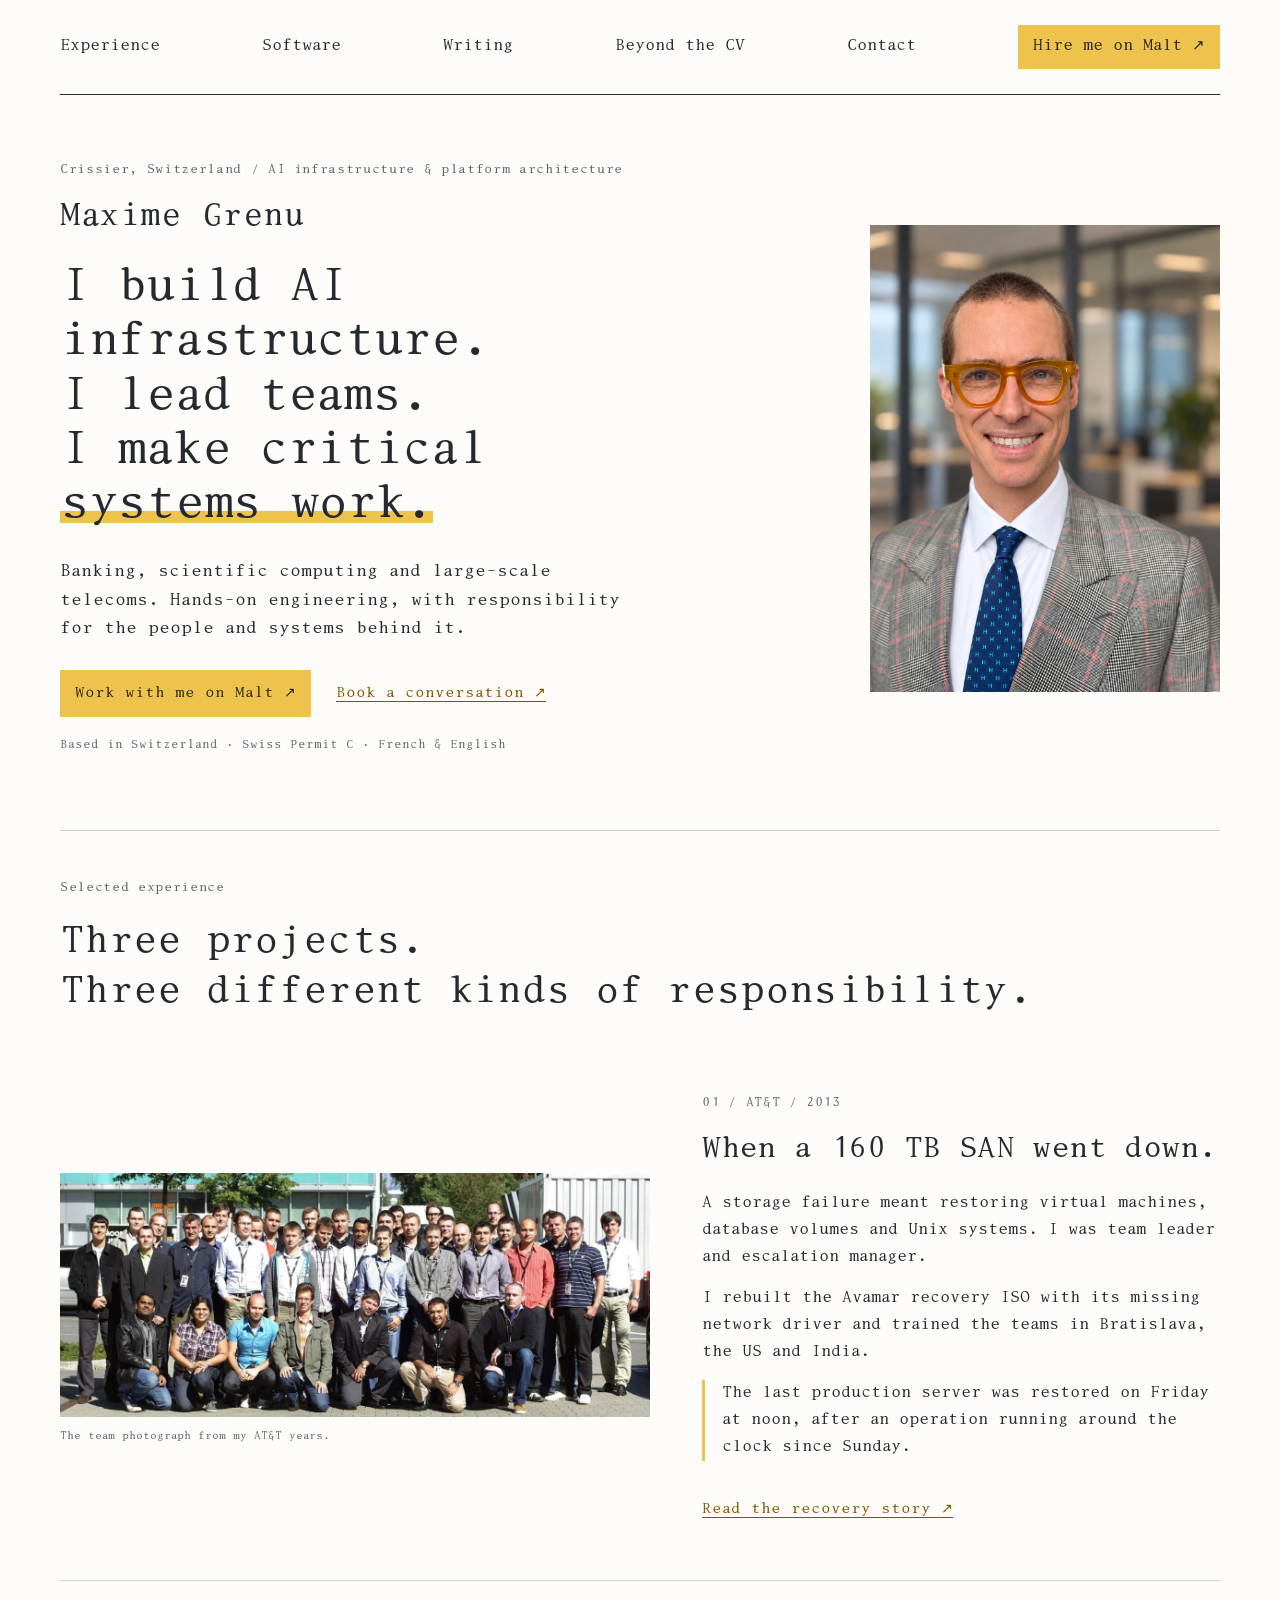
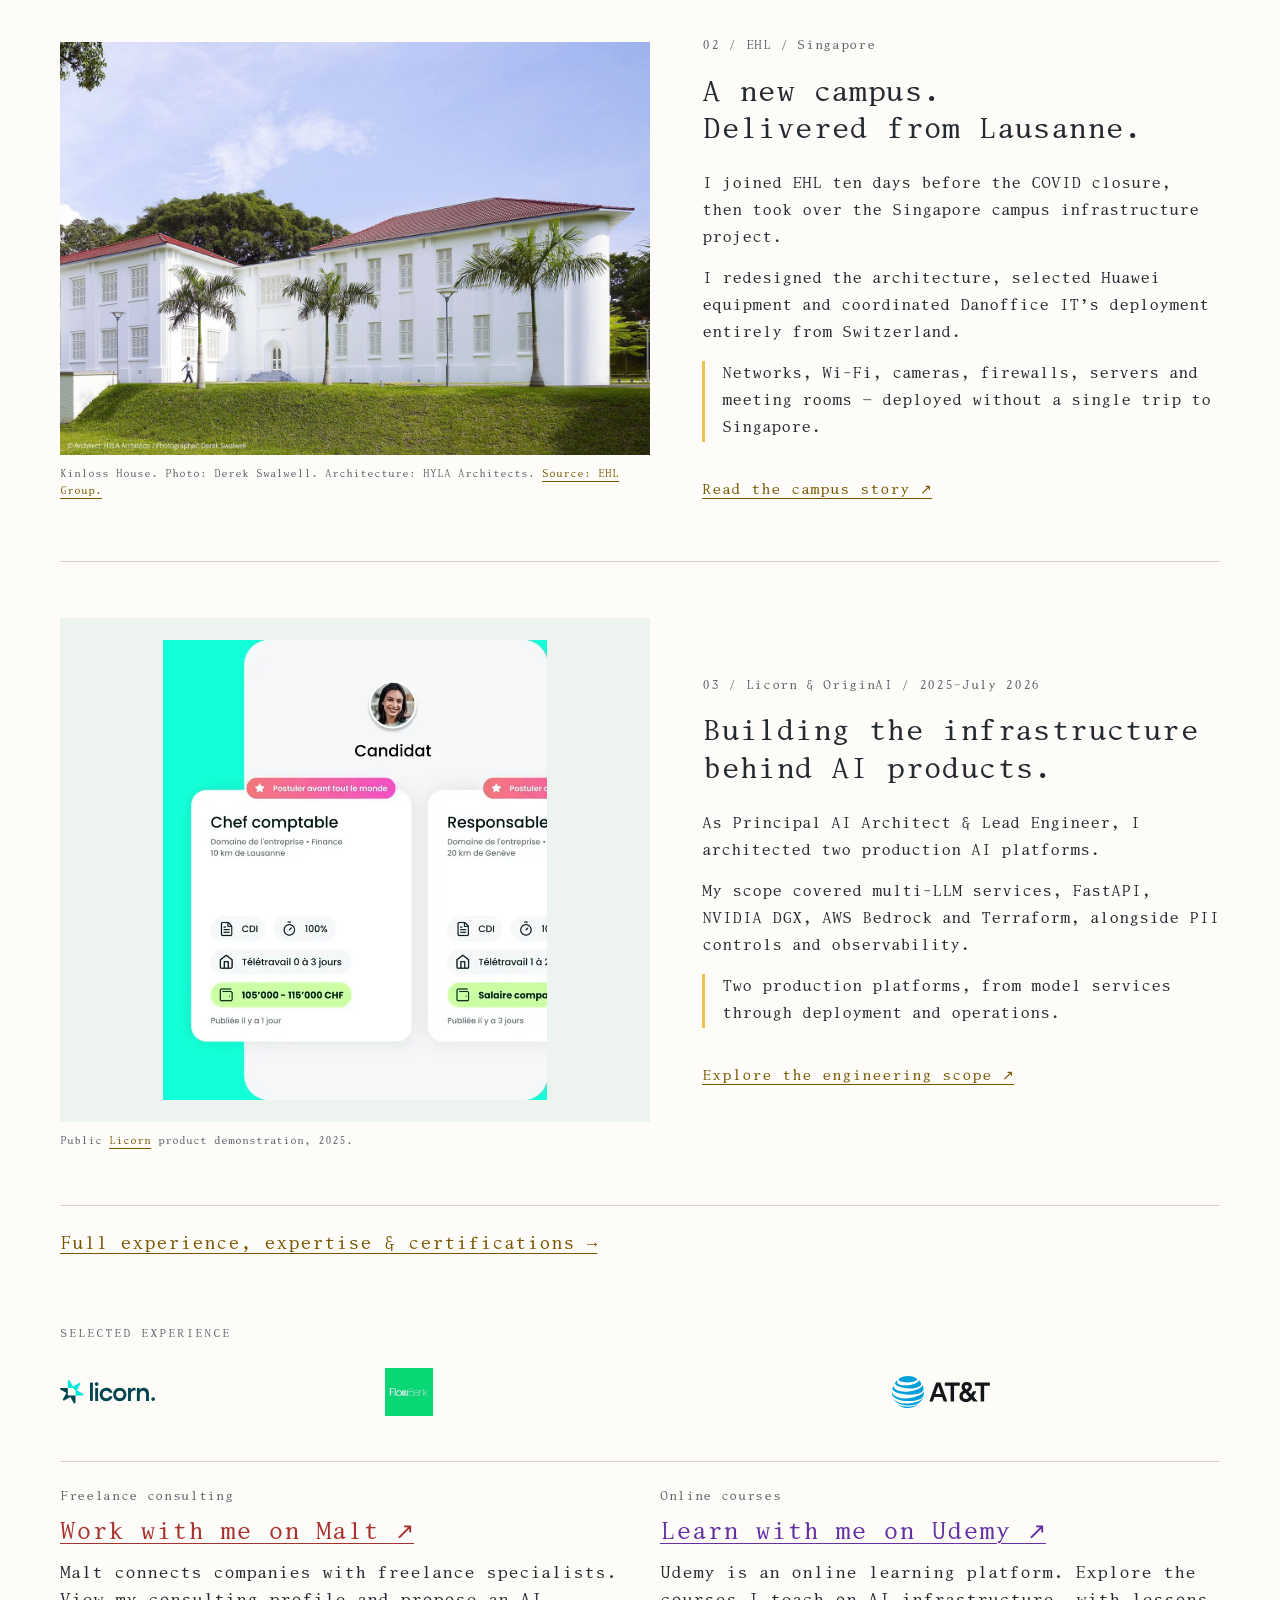
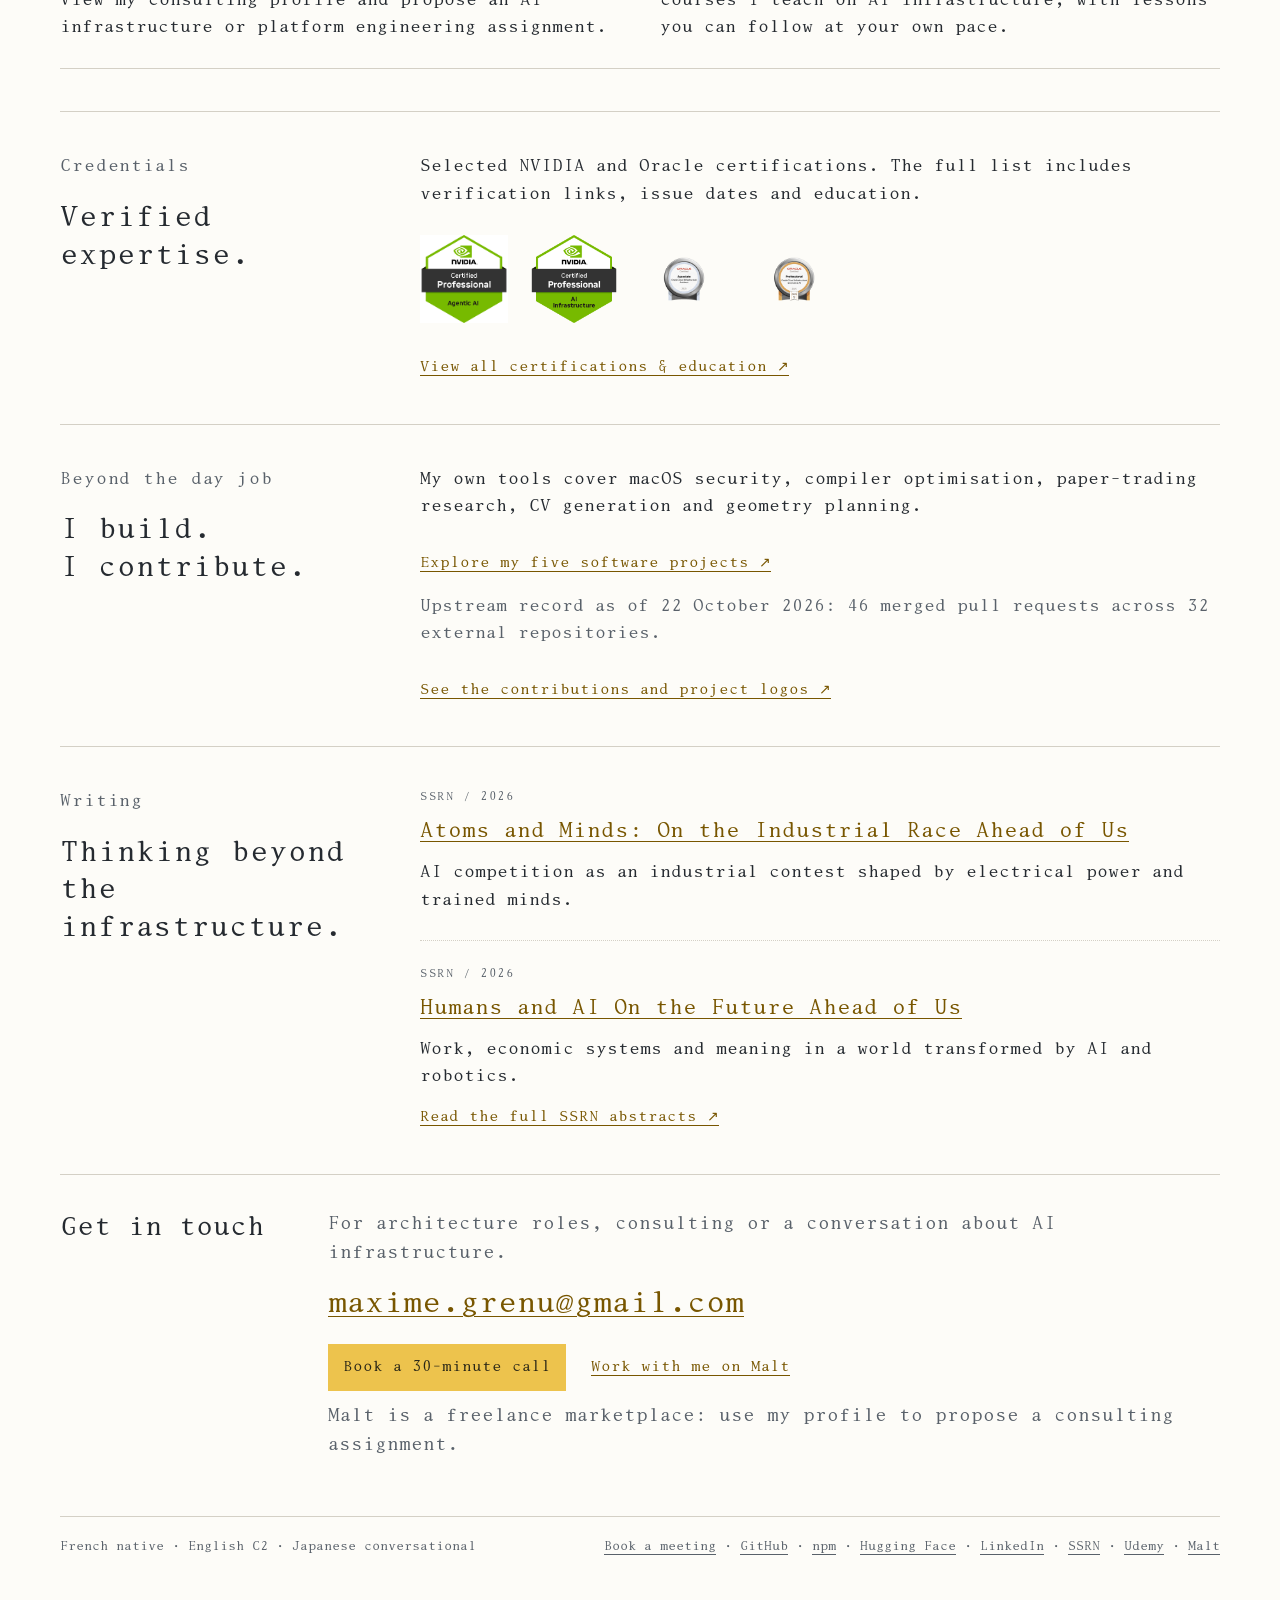
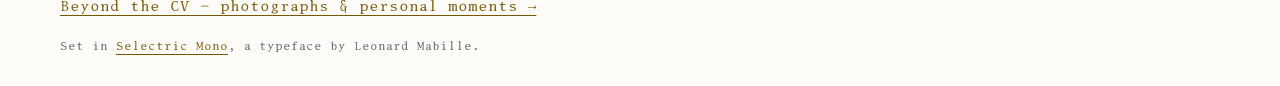
<file: index.html>
<!DOCTYPE html>
<html lang="en"><head><meta charset="utf-8"/><meta content="width=device-width,initial-scale=1" name="viewport"/><title>AI infrastructure &amp; platform architecture | Maxime Grenu</title><meta content="I build AI infrastructure. I lead teams. I make critical systems work." name="description"/><meta content="AI infrastructure &amp; platform architecture | Maxime Grenu" property="og:title"/><meta content="I build AI infrastructure. I lead teams. I make critical systems work." property="og:description"/><meta content="https://cluster2600.github.io/" property="og:url"/><meta content="https://cluster2600.github.io/assets/maxime-grenu-portrait-2026.png" property="og:image"/><link as="font" crossorigin="" href="assets/fonts/SelectricMono.otf" rel="preload" type="font/otf"/><link href="styles.css?v=software-navigation-22" rel="stylesheet"/><link href="work.css?v=portrait-26" rel="stylesheet"/><link href="editorial.css?v=26" rel="stylesheet"/></head><body class="profile-page editorial-home"><a class="skip-link" href="#top">Skip to content</a><header class="site-header"><nav aria-label="Primary navigation"><a href="experience.html">Experience</a><a href="software.html">Software</a><a href="writing.html">Writing</a><a href="personal.html">Beyond the CV</a><a href="index.html#contact">Contact</a><a class="nav-malt" href="https://en.malt.ch/profile/maximegrenu" rel="noreferrer" target="_blank">Hire me on Malt ↗</a></nav></header><main id="top"><section aria-labelledby="hero-title" class="hero"><div class="hero-copy"><p class="eyebrow">Crissier, Switzerland / AI infrastructure &amp; platform architecture</p><h1 id="hero-title">Maxime Grenu</h1><p class="hero-manifesto">I build AI infrastructure.<br/>I lead teams.<br/>I make critical<br/><span>systems work.</span></p><p class="hero-statement">Banking, scientific computing and large-scale telecoms. Hands-on engineering, with responsibility for the people and systems behind it.</p><div class="hero-actions"><a class="button button-primary" href="https://en.malt.ch/profile/maximegrenu" rel="noreferrer" target="_blank">Work with me on Malt ↗</a><a class="button" href="https://calendar.app.google/nq6EdCauBSvmLh3BA" rel="noreferrer" target="_blank">Book a conversation ↗</a></div><p class="hero-location">Based in Switzerland · Swiss Permit C · French &amp; English</p></div><figure class="hero-portrait"><img alt="Maxime Grenu smiling, wearing yellow glasses, a checked jacket and a blue tie" fetchpriority="high" height="1448" src="assets/maxime-grenu-portrait-2026.png" width="1086"/></figure></section><section class="selected-stories" id="experience"><div class="section-heading"><p class="eyebrow">Selected experience</p><h2>Three projects.<br/>Three different kinds of responsibility.</h2></div>
<article class="case-feature" id="att-2013"><figure><a href="experience.html#att-2013"><img alt="The AT&amp;T team, photographed outdoors" height="528" loading="lazy" src="assets/team-original.webp" width="1280"/></a><figcaption>The team photograph from my AT&amp;T years.</figcaption></figure><div class="case-copy"><p class="eyebrow">01 / AT&amp;T / 2013</p><h3>When a 160 TB SAN went down.</h3><p>A storage failure meant restoring virtual machines, database volumes and Unix systems. I was team leader and escalation manager.</p><p>I rebuilt the Avamar recovery ISO with its missing network driver and trained the teams in Bratislava, the US and India.</p><p class="case-result">The last production server was restored on Friday at noon, after an operation running around the clock since Sunday.</p><a class="text-link" href="experience.html#att-2013">Read the recovery story ↗</a></div></article>
<article class="case-feature" id="ehl-singapore"><figure><a href="experience.html#ehl-singapore"><img alt="Kinloss House, EHL’s Singapore campus, surrounded by palms and gardens" height="980" loading="lazy" src="assets/ehl/singapore-campus.jpg" width="1400"/></a><figcaption>Kinloss House. Photo: Derek Swalwell. Architecture: HYLA Architects. <a href="https://www.ehlgroup.com/en/education/ehl-campus-singapore/history">Source: EHL Group.</a></figcaption></figure><div class="case-copy"><p class="eyebrow">02 / EHL / Singapore</p><h3>A new campus.<br/>Delivered from Lausanne.</h3><p>I joined EHL ten days before the COVID closure, then took over the Singapore campus infrastructure project.</p><p>I redesigned the architecture, selected Huawei equipment and coordinated Danoffice IT’s deployment entirely from Switzerland.</p><p class="case-result">Networks, Wi-Fi, cameras, firewalls, servers and meeting rooms — deployed without a single trip to Singapore.</p><a class="text-link" href="experience.html#ehl-singapore">Read the campus story ↗</a></div></article>
<article class="case-feature" id="work-licorn"><figure class="feature-product"><a href="experience.html#work-licorn"><img alt="Licorn’s public candidate interface with job offers and employment conditions" height="798" loading="lazy" src="assets/licorn/candidate-demo.webp" width="666"/></a><figcaption>Public <a href="https://licorn.ch/">Licorn</a> product demonstration, 2025.</figcaption></figure><div class="case-copy"><p class="eyebrow">03 / Licorn &amp; OriginAI / 2025–July 2026</p><h3>Building the infrastructure behind AI products.</h3><p>As Principal AI Architect &amp; Lead Engineer, I architected two production AI platforms.</p><p>My scope covered multi-LLM services, FastAPI, NVIDIA DGX, AWS Bedrock and Terraform, alongside PII controls and observability.</p><p class="case-result">Two production platforms, from model services through deployment and operations.</p><a class="text-link" href="experience.html#work-licorn">Explore the engineering scope ↗</a></div></article>
<p class="all-experience"><a href="experience.html">Full experience, expertise &amp; certifications →</a></p></section><aside aria-label="Explore selected professional experience" class="work-brands"><p>Selected experience</p><div><a aria-label="Read about my work at Licorn" href="experience.html#work-licorn"><img alt="Licorn" decoding="async" src="assets/brands/licorn.svg"/></a><a aria-label="Read about my work at FlowBank" href="experience.html#work-flowbank"><img alt="FlowBank" decoding="async" height="150" src="assets/brands/flowbank.jpg" width="150"/></a><a aria-label="Read about my work at Swiss Institute of Bioinformatics" href="experience.html#work-sib"><img alt="Swiss Institute of Bioinformatics" decoding="async" src="assets/brands/sib.svg"/></a><a aria-label="Read about my work at AT&amp;T" href="experience.html#work-att"><img alt="AT&amp;T" decoding="async" src="assets/brands/att.svg"/></a><a aria-label="Read about my work at Spital Wallis" href="experience.html#work-spital-wallis"><img alt="Spital Wallis" decoding="async" src="assets/brands/spital-wallis.svg"/></a></div></aside><section aria-label="Consulting and online courses" class="work-learn" id="work-learn">
<article class="malt-intro">
<p class="eyebrow">Freelance consulting</p>
<h2><a href="https://en.malt.ch/profile/maximegrenu" rel="noreferrer" target="_blank">Work with me on Malt ↗</a></h2>
<p>Malt connects companies with freelance specialists. View my consulting profile and propose an AI infrastructure or platform engineering assignment.</p>
</article>
<article class="udemy-intro">
<p class="eyebrow">Online courses</p>
<h2><a href="https://www.udemy.com/user/maxime-grenu/" rel="noreferrer" target="_blank">Learn with me on Udemy ↗</a></h2>
<p>Udemy is an online learning platform. Explore the courses I teach on AI infrastructure, with lessons you can follow at your own pace.</p>
</article>
</section><section class="compact-section" id="certifications"><div><p class="eyebrow">Credentials</p><h2>Verified expertise.</h2></div><div><p>Selected NVIDIA and Oracle certifications. The full list includes verification links, issue dates and education.</p><div class="credential-strip"><a href="https://www.credly.com/badges/7a7361c0-63ee-4821-a19b-f40af6503dfc/public_url" rel="noreferrer" target="_blank"><img alt="NVIDIA Certified Professional: Agentic AI" height="917" loading="lazy" src="assets/credly/agentic-ai.png" width="917"/></a><a href="https://www.credly.com/badges/1c537aae-3d2f-4c3a-a27d-c77247a5c2f5/public_url" rel="noreferrer" target="_blank"><img alt="NVIDIA-Certified Professional: AI Infrastructure" height="600" loading="lazy" src="assets/credly/ai-infrastructure.png" width="600"/></a><a href="https://catalog-education.oracle.com/pls/certview/sharebadge?id=FC1596CD8F84E027070AF5FF3A176BDA4F98D1BAAC31AB0B42E7E18AC9B861F4" rel="noreferrer" target="_blank"><img alt="Oracle Cloud Infrastructure 2025 Certified Architect Associate" height="276" loading="lazy" src="assets/oracle/oci-2025-architect-associate.png" width="552"/></a><a href="https://catalog-education.oracle.com/pls/certview/sharebadge?id=267C090A486B03387D95CCD3B6482B92E6FD97736B378EFB6F4FC8E0A3724EDD" rel="noreferrer" target="_blank"><img alt="Oracle Cloud Infrastructure 2025 Certified Generative AI Professional" height="276" loading="lazy" src="assets/oracle/oci-2025-generative-ai-professional.png" width="552"/></a></div><a class="text-link" href="experience.html#certifications">View all certifications &amp; education ↗</a></div></section><section class="compact-section" id="open-source"><div><p class="eyebrow">Beyond the day job</p><h2>I build.<br/>I contribute.</h2></div><div><p>My own tools cover macOS security, compiler optimisation, paper-trading research, CV generation and geometry planning.</p><p><a class="text-link" href="software.html">Explore my five software projects ↗</a></p><p class="contribution-note">Upstream record as of 22 October 2026: 46 merged pull requests across 32 external repositories.</p><p><a class="text-link" href="opensource/">See the contributions and project logos ↗</a></p></div></section><section class="compact-section writing-preview" id="writing"><div><p class="eyebrow">Writing</p><h2>Thinking beyond<br/>the infrastructure.</h2></div><div><article><p class="eyebrow">SSRN / 2026</p><h3><a href="writing.html#atoms-and-minds">Atoms and Minds: On the Industrial Race Ahead of Us</a></h3><p>AI competition as an industrial contest shaped by electrical power and trained minds.</p></article><article><p class="eyebrow">SSRN / 2026</p><h3><a href="writing.html#humans-and-ai">Humans and AI On the Future Ahead of Us</a></h3><p>Work, economic systems and meaning in a world transformed by AI and robotics.</p></article><a class="text-link" href="writing.html">Read the full SSRN abstracts ↗</a></div></section></main><footer id="contact">
<div class="section-intro"><h2>Get in touch</h2></div>
<div class="contact-content">
<p>For architecture roles, consulting or a conversation about AI infrastructure.</p>
<a class="footer-email" href="mailto:maxime.grenu@gmail.com">maxime.grenu@gmail.com</a>
<div class="hero-actions footer-booking">
<a class="button button-primary" href="https://calendar.app.google/nq6EdCauBSvmLh3BA" rel="noreferrer" target="_blank">Book a 30-minute call</a>
<a class="button button-secondary" href="https://en.malt.ch/profile/maximegrenu" rel="noreferrer" target="_blank">Work with me on Malt</a>
</div>
<p class="malt-explainer">Malt is a freelance marketplace: use my profile to propose a consulting assignment.</p>
</div>
<div class="footer-meta">
<span>French native · English C2 · Japanese conversational</span>
<span><a href="https://calendar.app.google/nq6EdCauBSvmLh3BA" rel="noreferrer" target="_blank">Book a meeting</a> · <a href="https://github.com/cluster2600" rel="noreferrer" target="_blank">GitHub</a> · <a href="https://www.npmjs.com/~cluster2600" rel="noreferrer" target="_blank">npm</a> · <a href="https://huggingface.co/cluster2600" rel="noreferrer" target="_blank">Hugging Face</a> · <a href="https://www.linkedin.com/in/maximegrenus" rel="noreferrer" target="_blank">LinkedIn</a> · <a href="https://papers.ssrn.com/sol3/cf_dev/AbsByAuth.cfm?per_id=10532377" rel="noreferrer" target="_blank">SSRN</a> · <a href="https://www.udemy.com/user/maxime-grenu/" rel="noreferrer" target="_blank">Udemy</a> · <a href="https://en.malt.ch/profile/maximegrenu" rel="noreferrer" target="_blank">Malt</a></span>
</div>
<p class="personal-link"><a href="personal.html">Beyond the CV — photographs &amp; personal moments →</a></p>
<p class="colophon">Set in <a href="https://github.com/cluster2600/selectric" rel="noreferrer" target="_blank">Selectric Mono</a>, a typeface by Leonard Mabille.</p>
</footer></body></html>
</file>
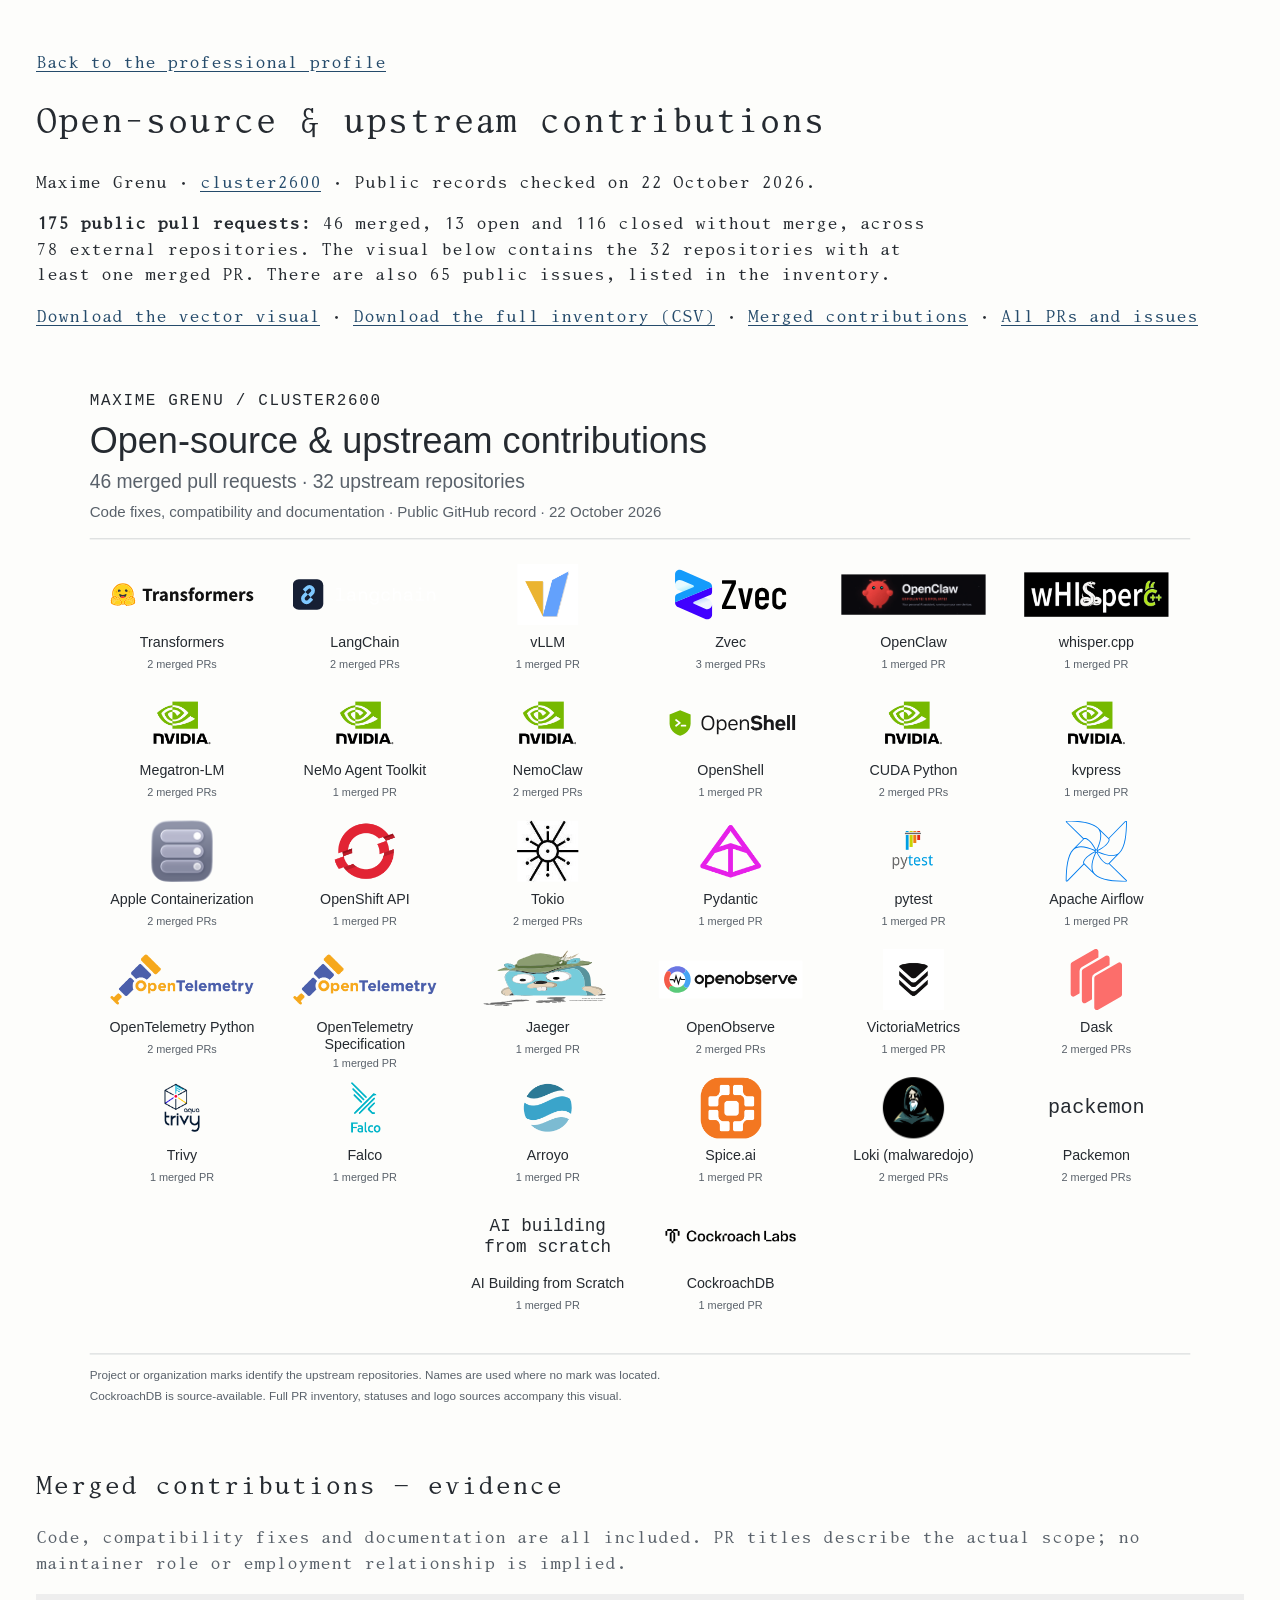
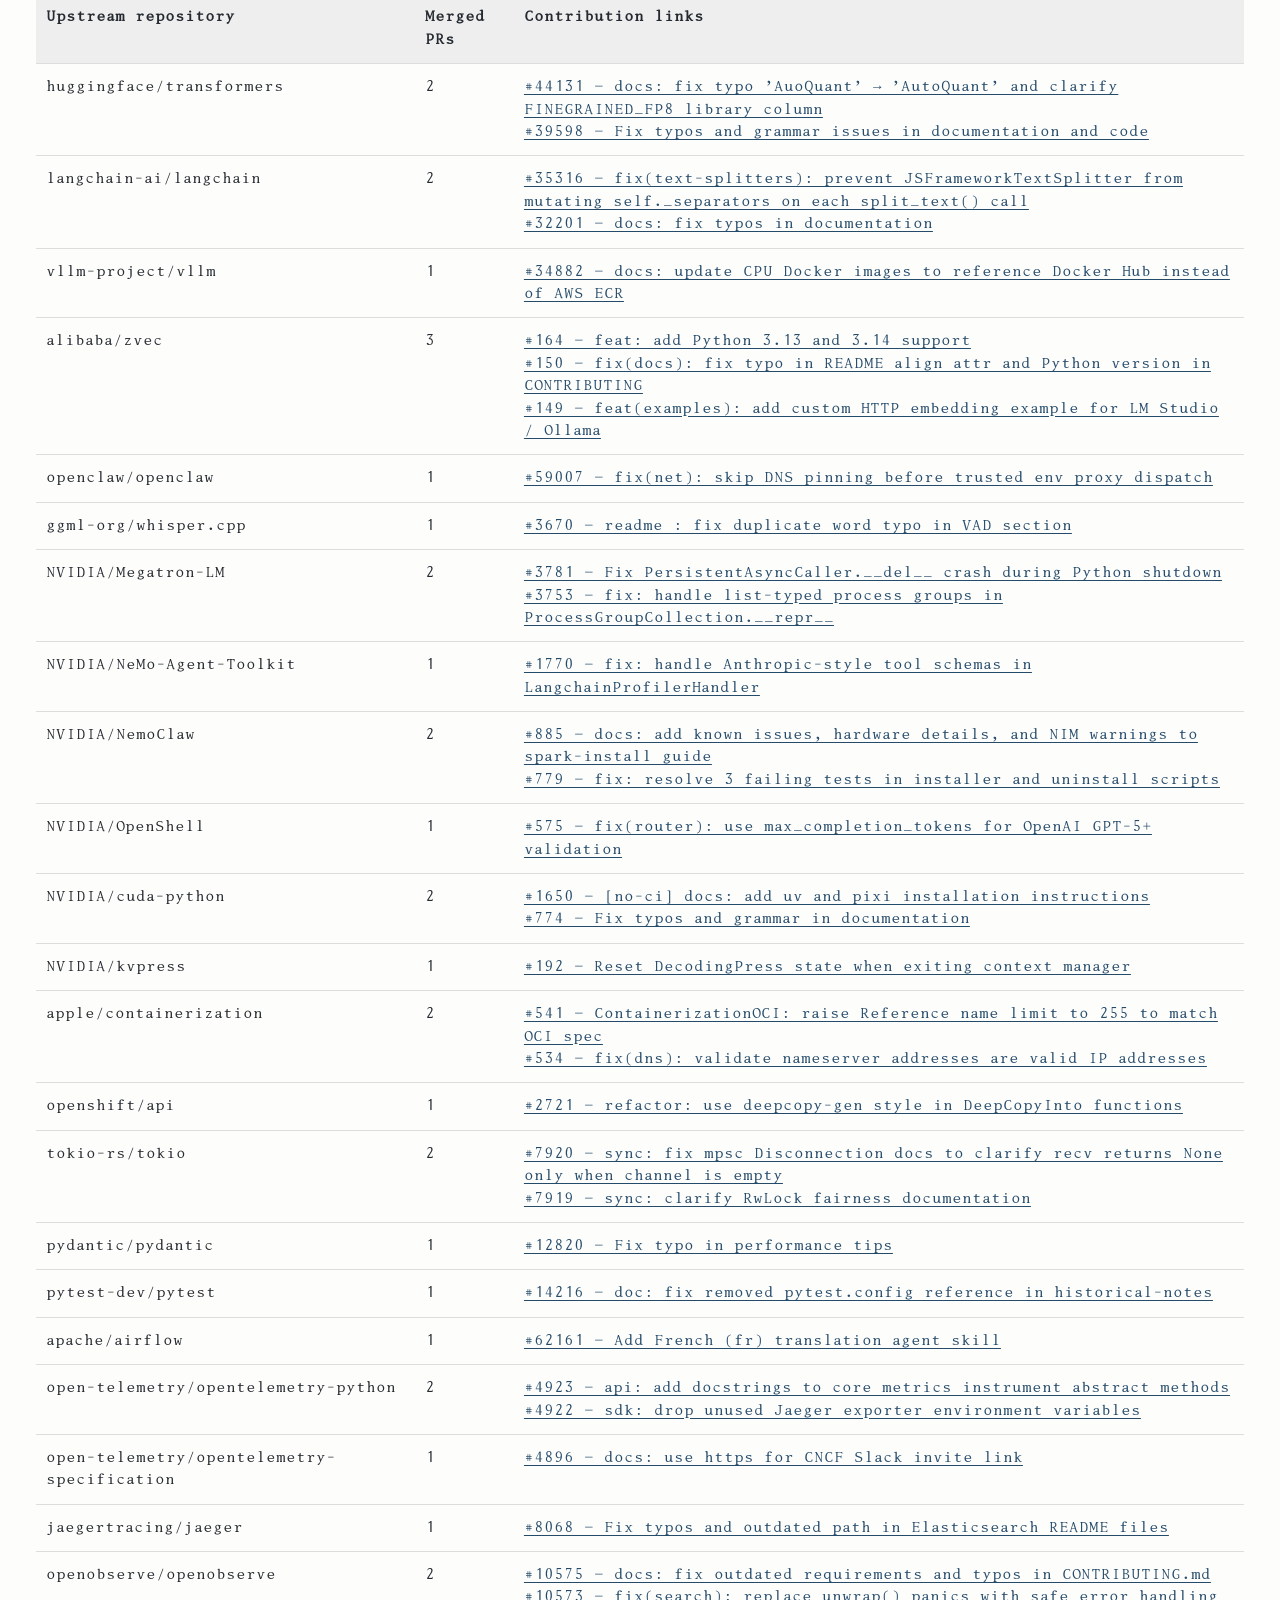
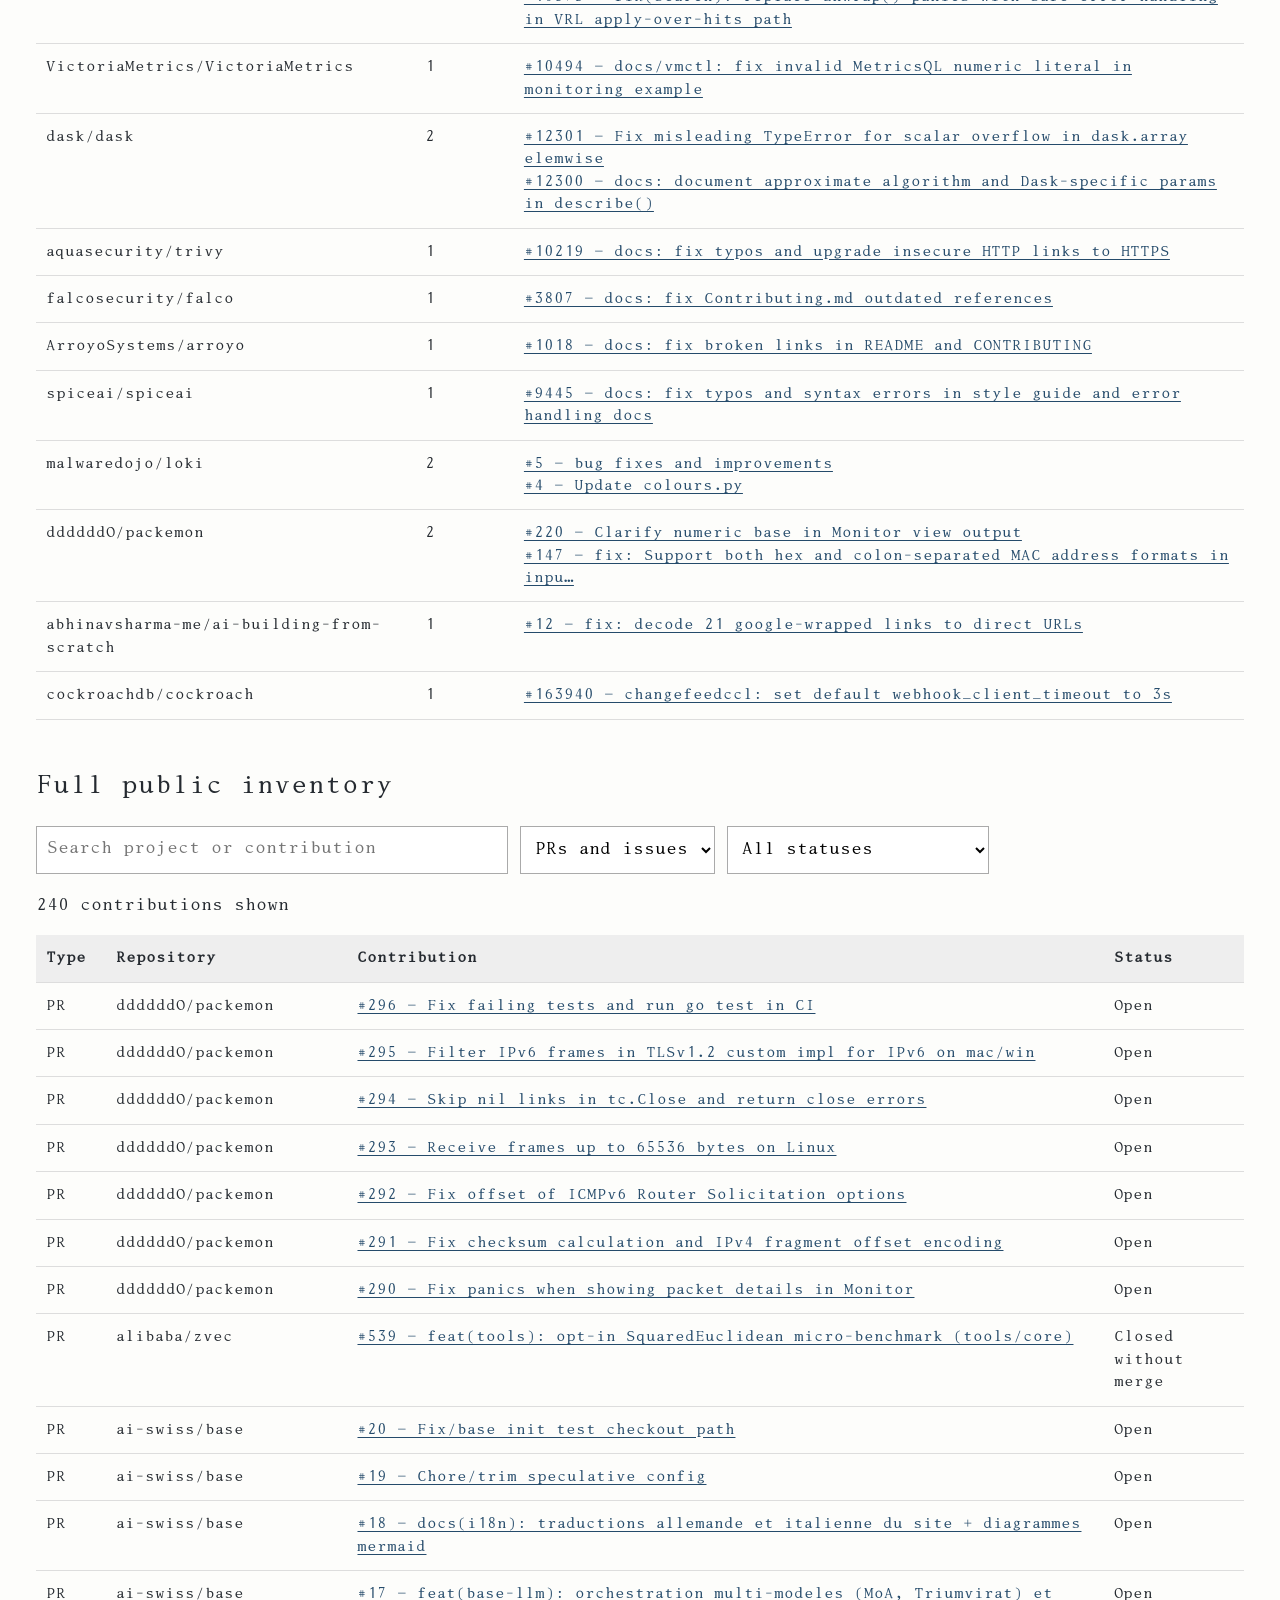
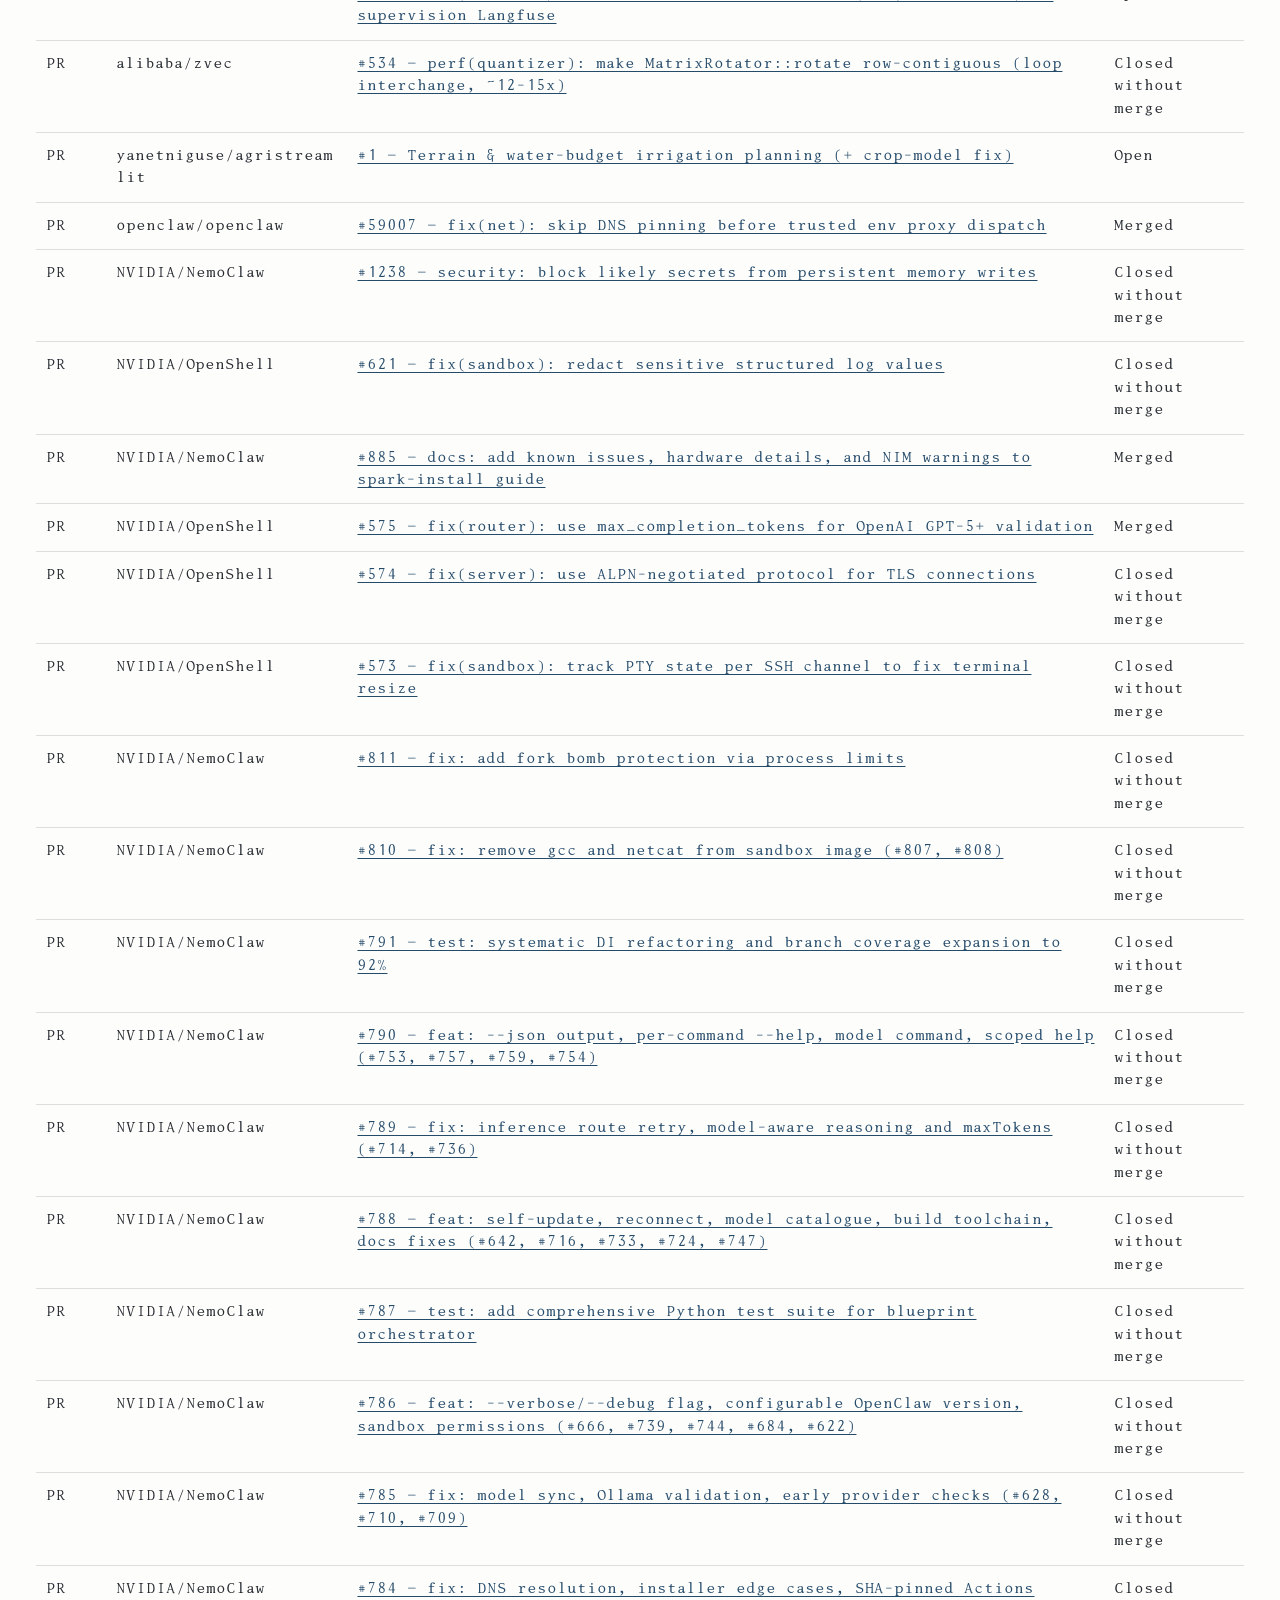
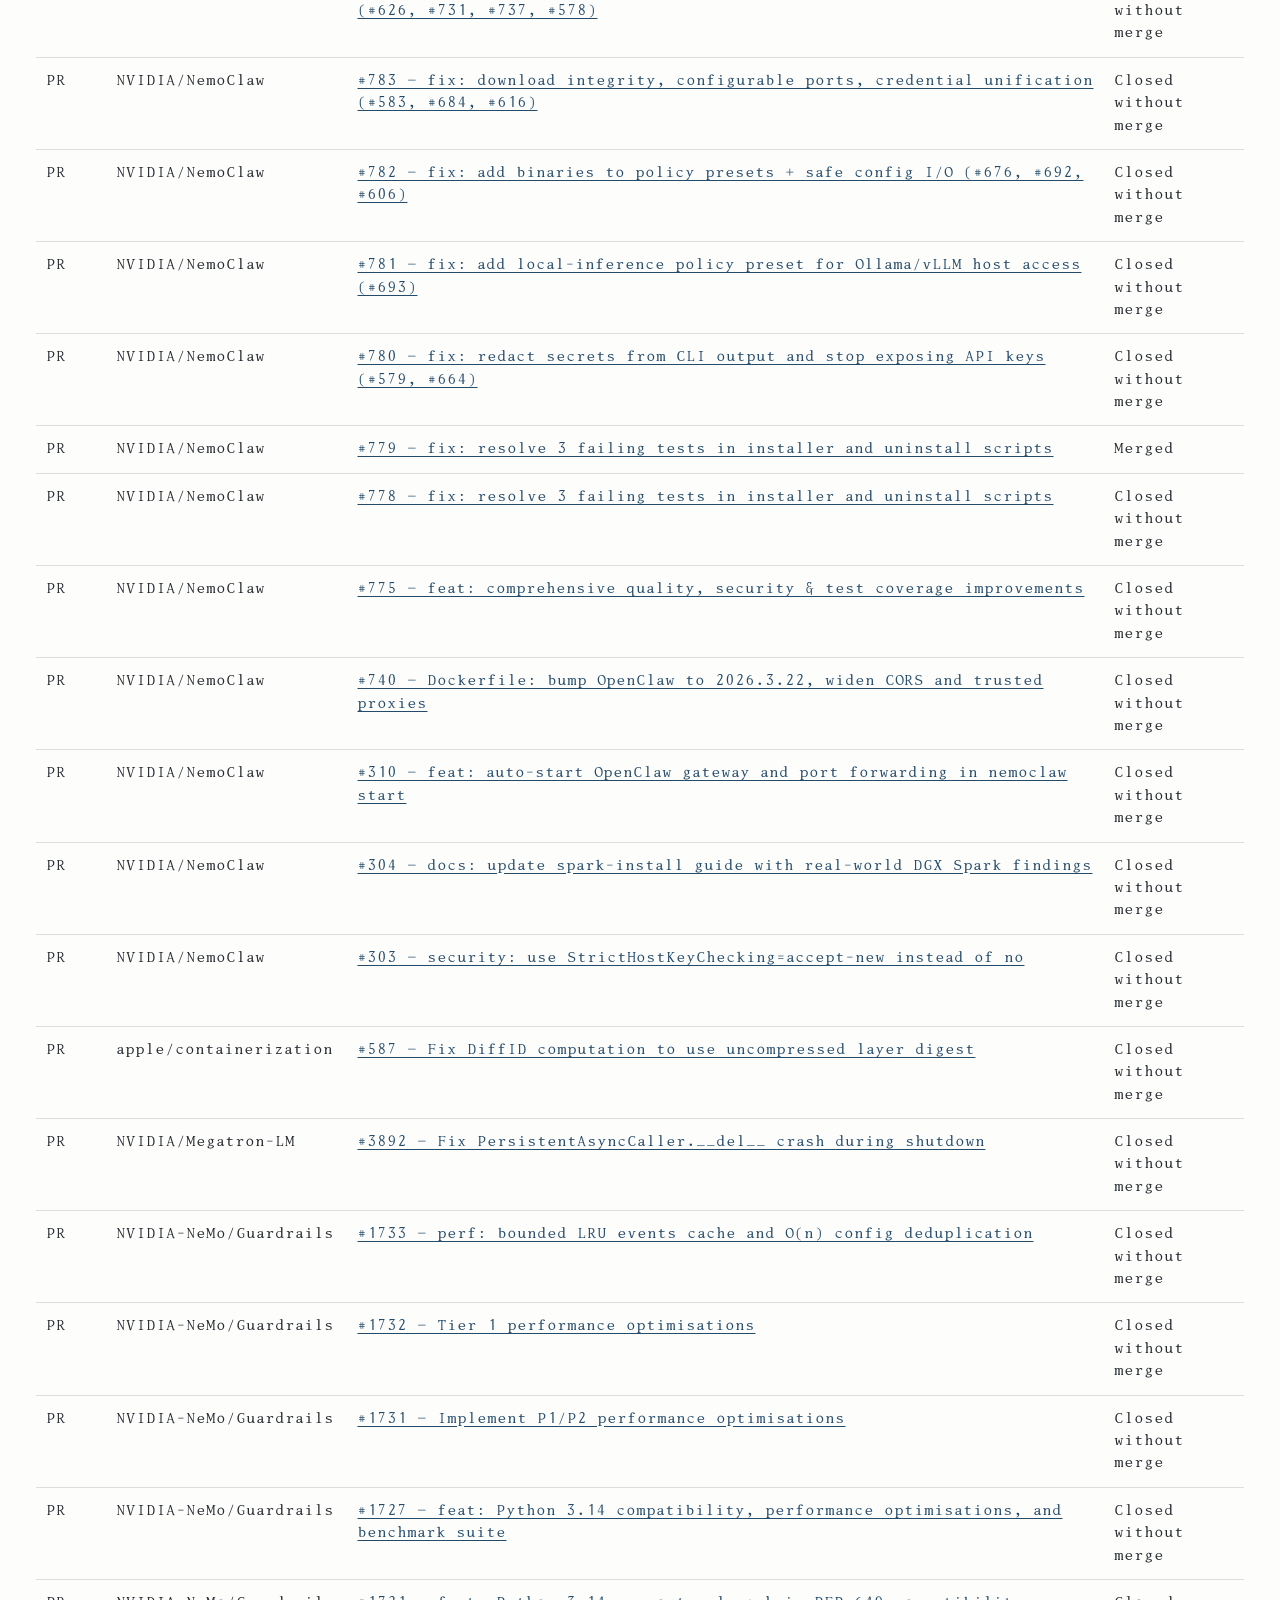
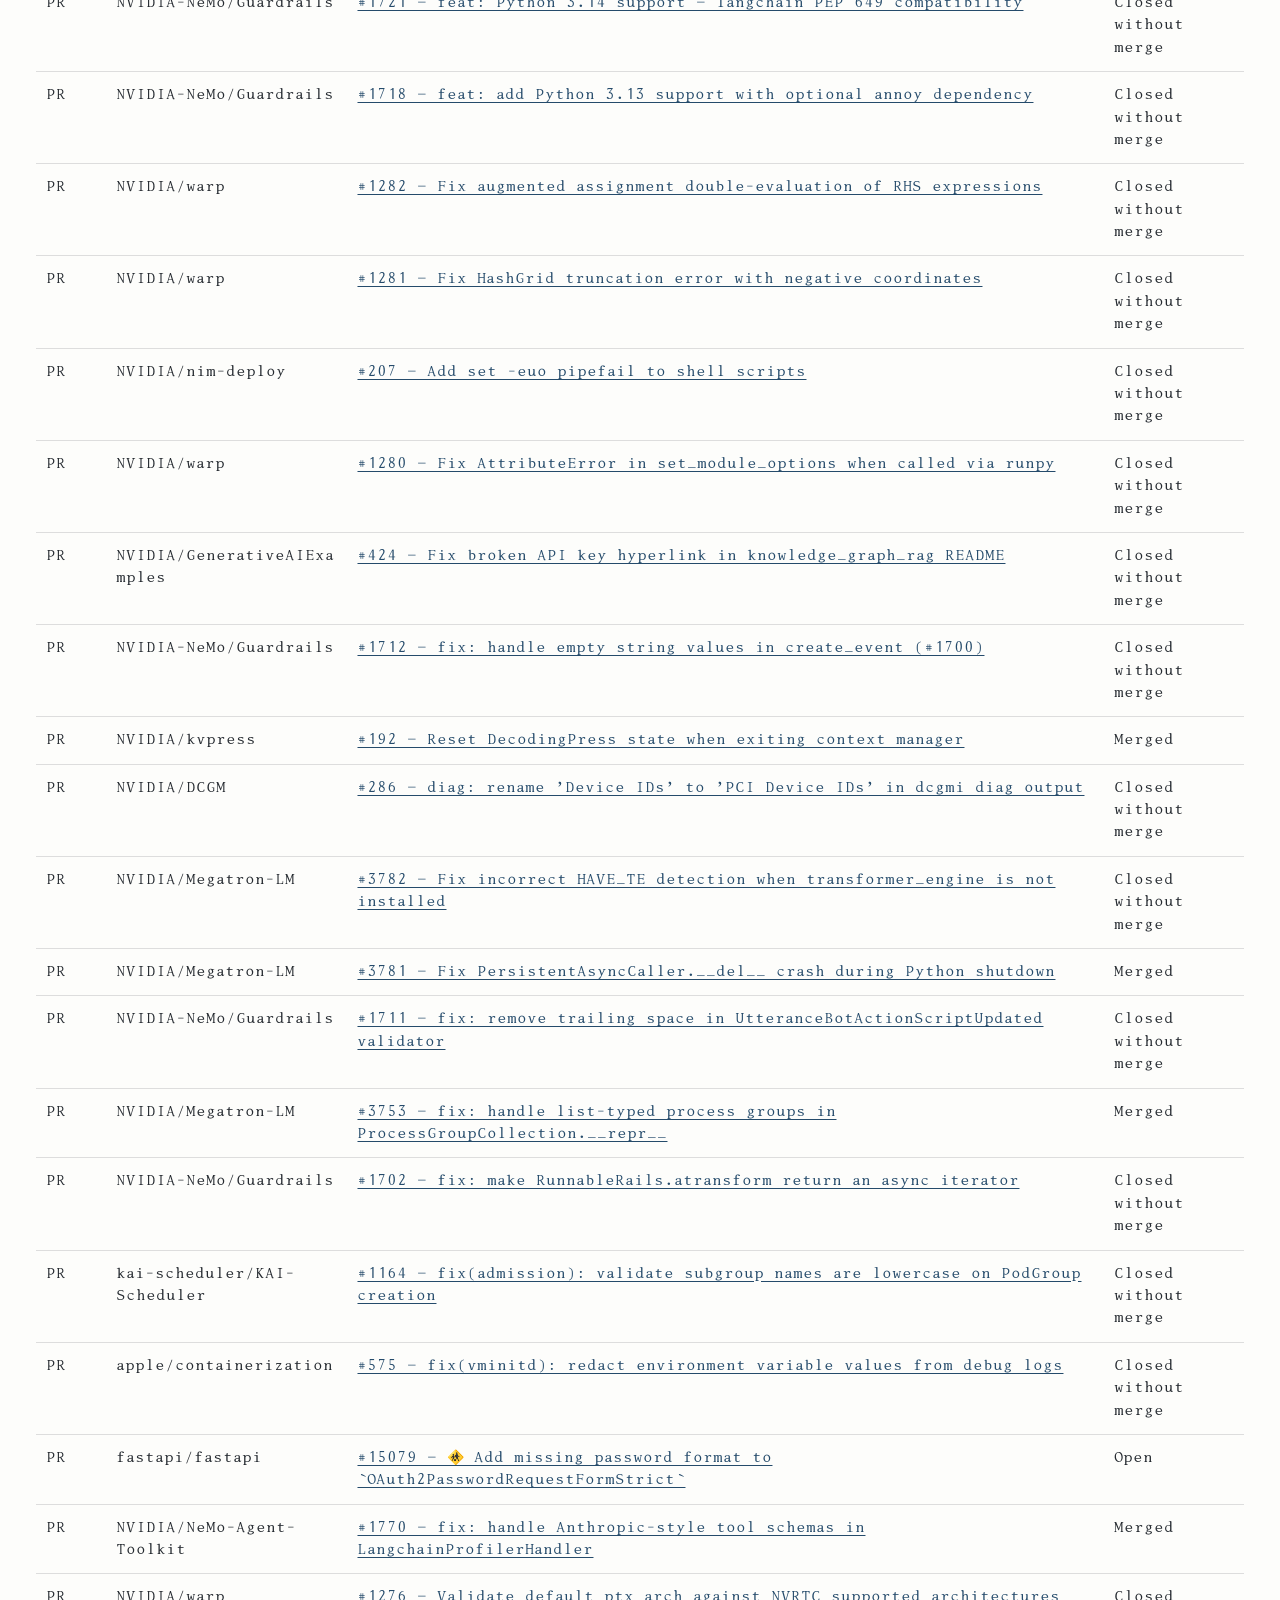
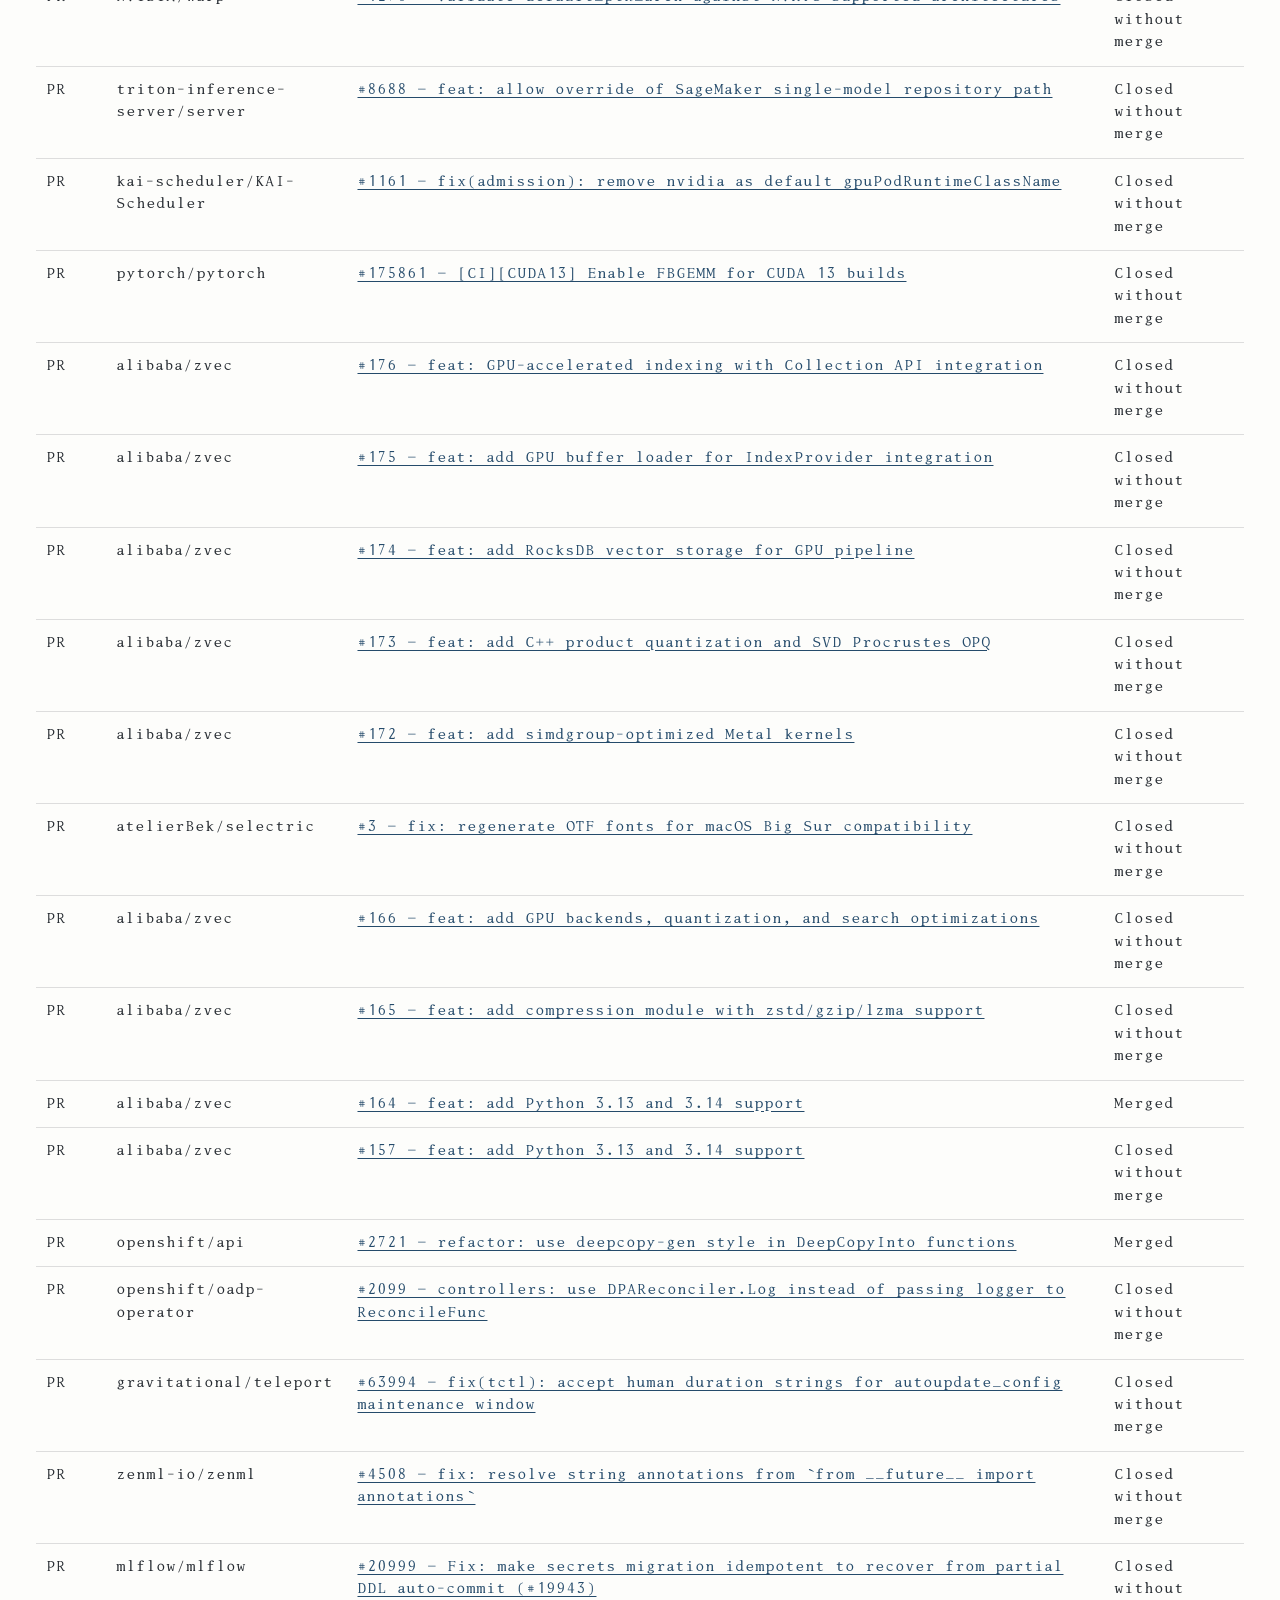
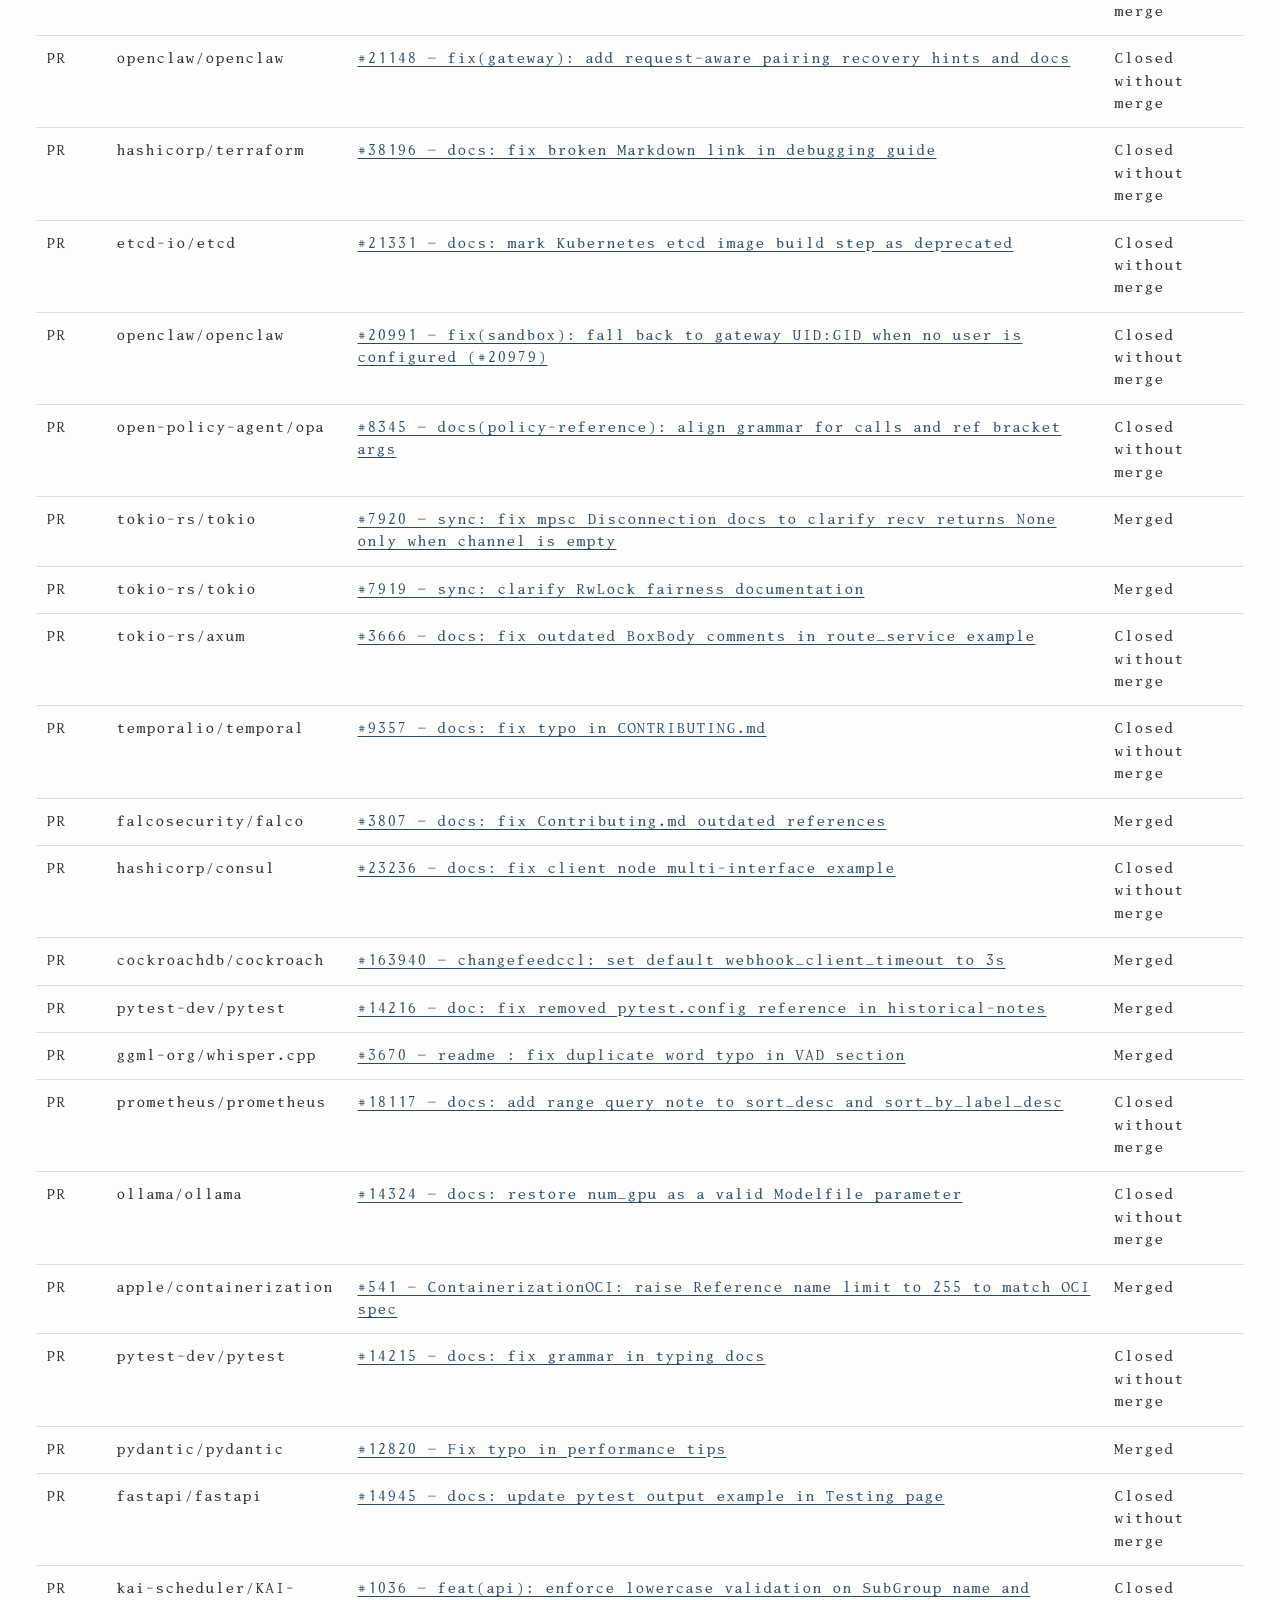
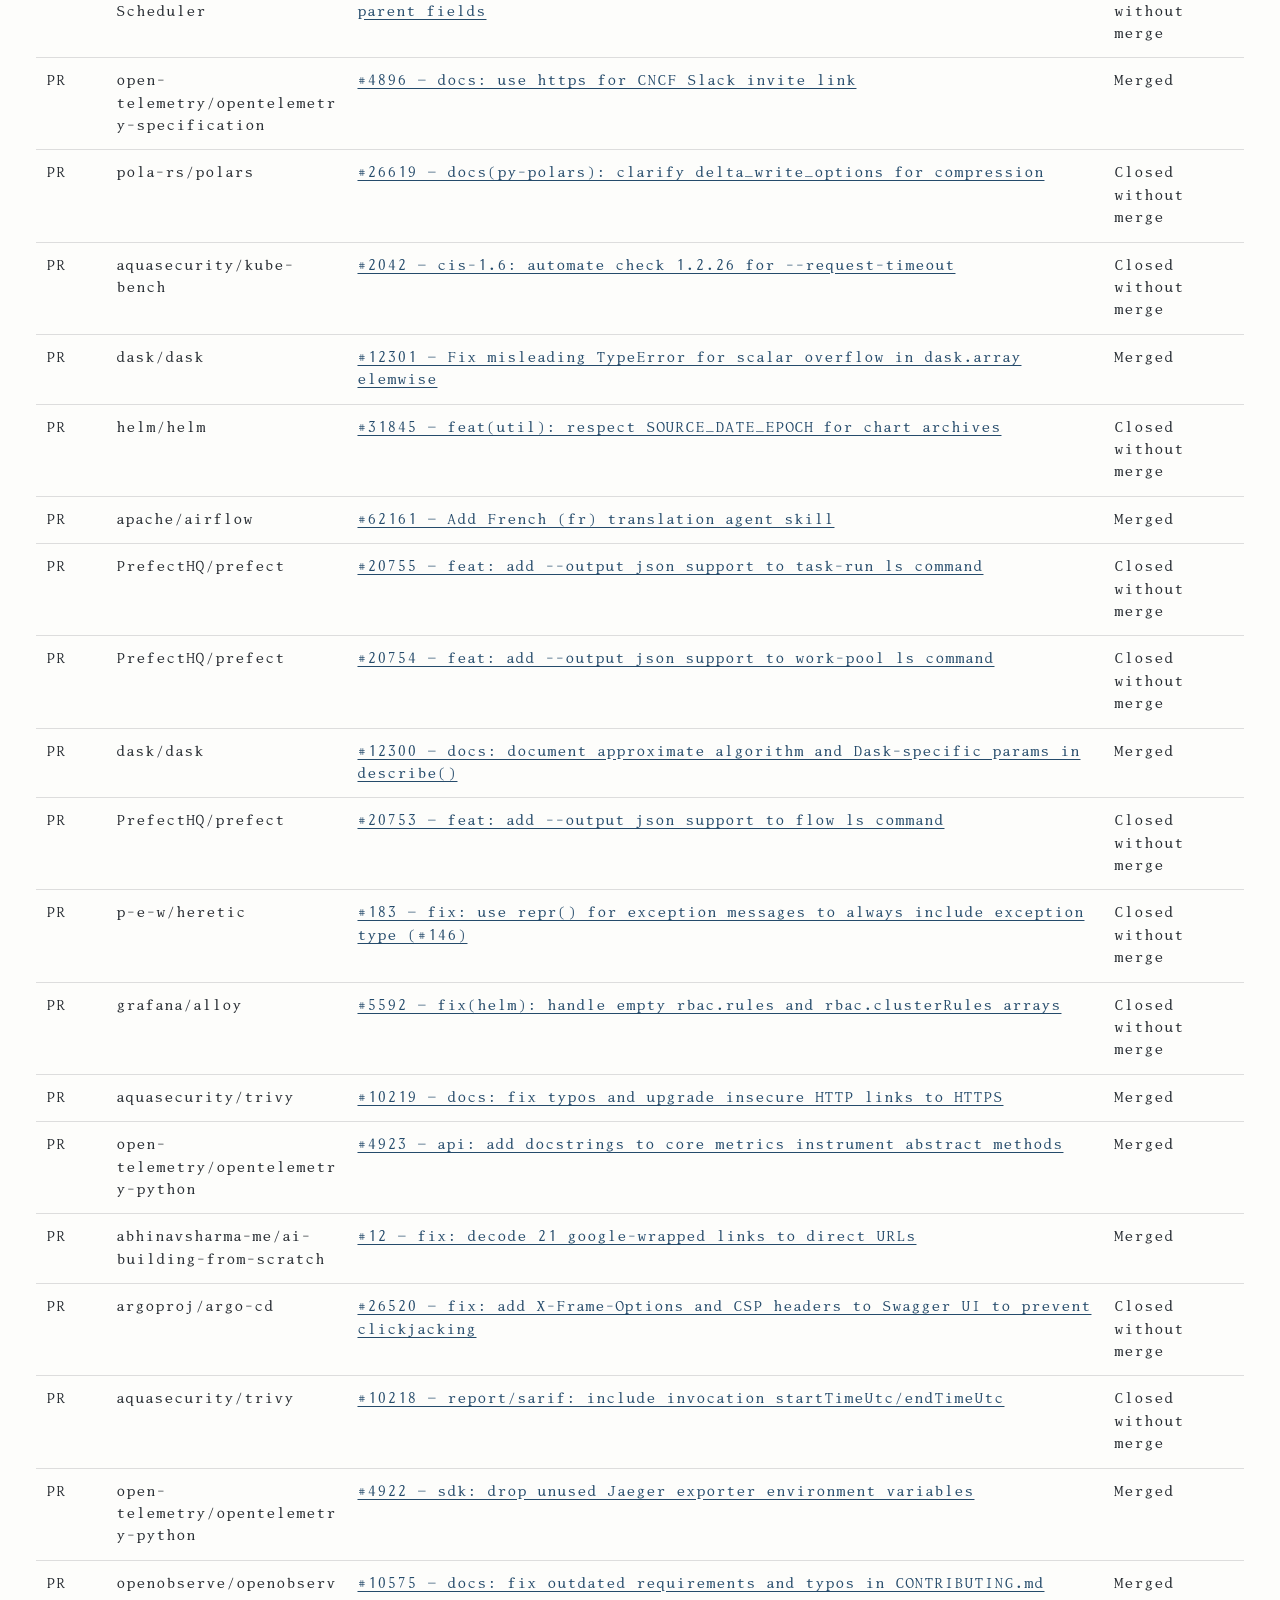
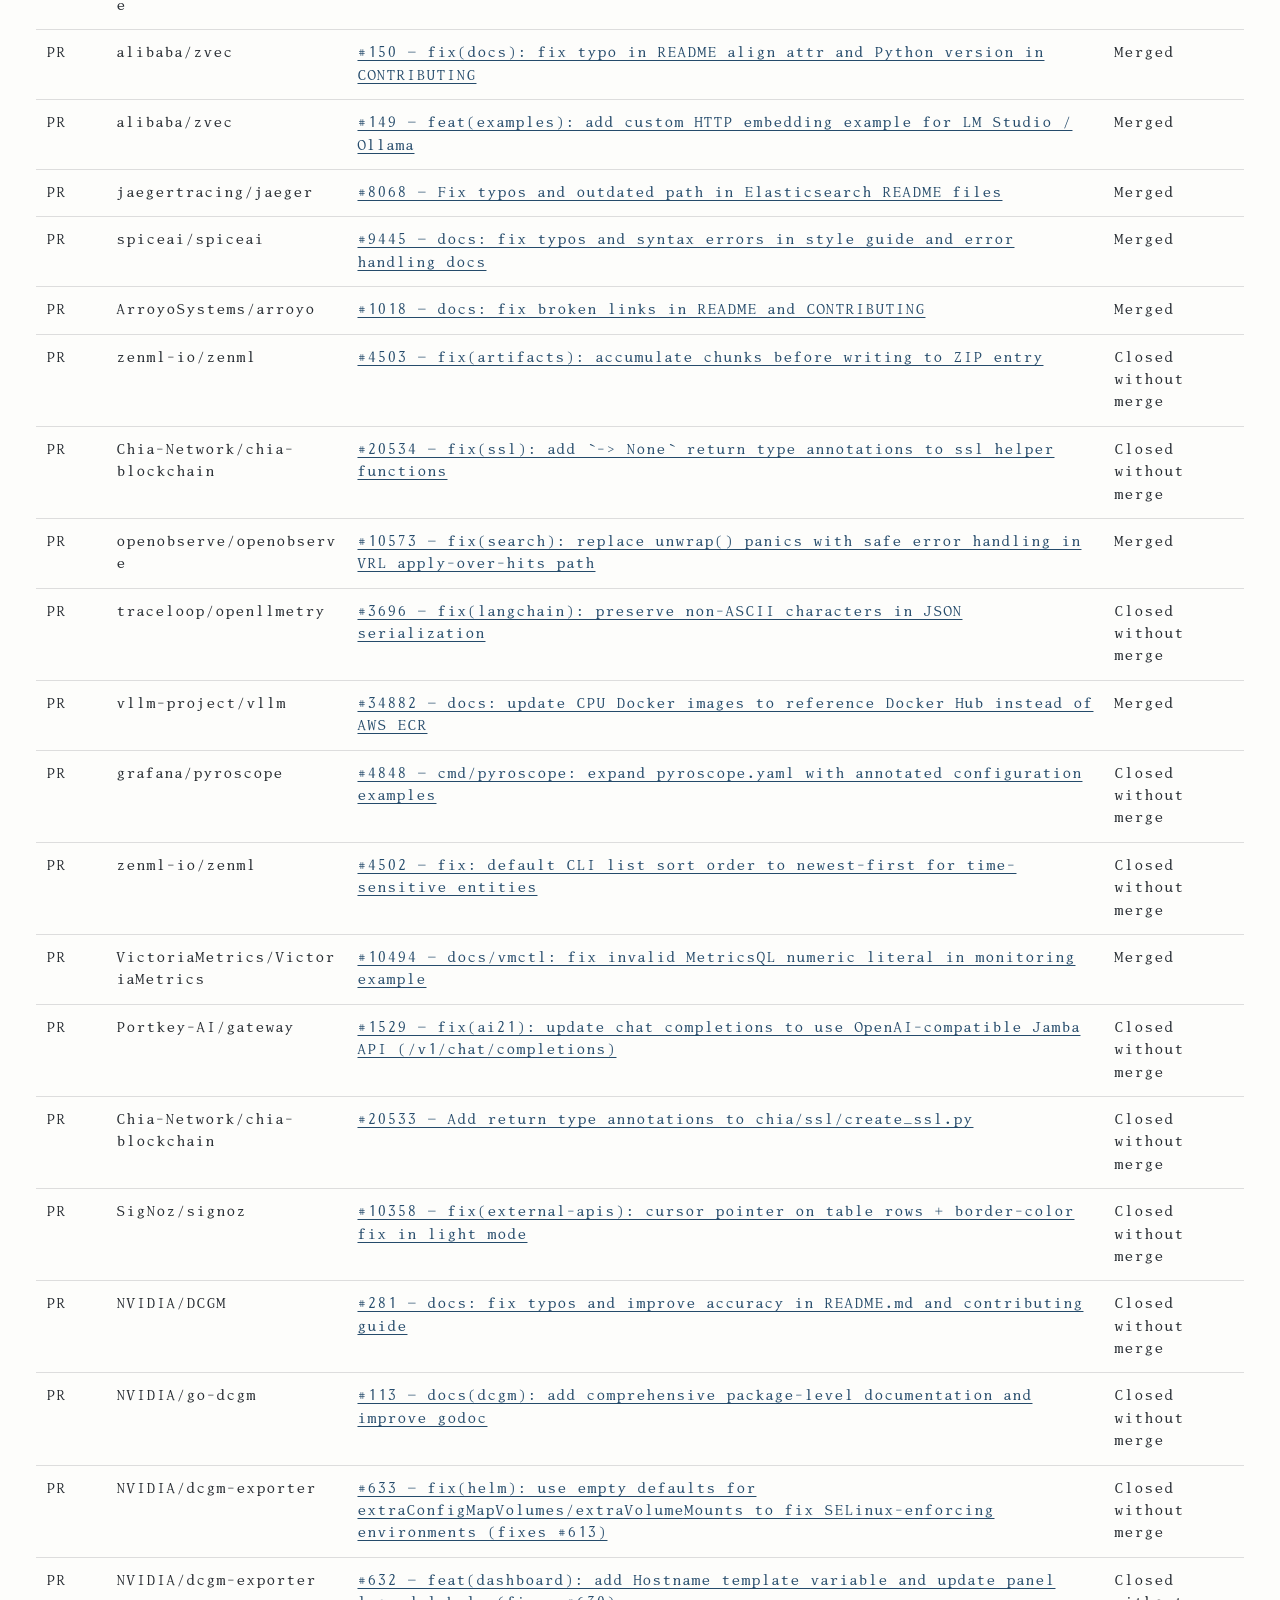
<file: opensource/index.html>
<!doctype html><html lang="en"><meta charset="utf-8"><meta name="viewport" content="width=device-width,initial-scale=1"><title>Open-source contributions — Maxime Grenu</title>
<style>@font-face{font-family:Selectric;src:url(../assets/fonts/SelectricMono.otf) format("opentype");font-display:swap}body{margin:0;background:#fdfdfb;color:#252a30;font:16px/1.6 Selectric,"Courier New",monospace}main{max-width:1440px;margin:auto;padding:36px}h1,h2{font-weight:500}a{color:#254b6b;text-underline-offset:3px}.intro{max-width:900px}.board{display:block;width:100%;height:auto;margin:24px 0}table{width:100%;border-collapse:collapse;font-size:14px}th,td{text-align:left;vertical-align:top;border-bottom:1px solid #ddd;padding:12px 10px}th{background:#eee}td:nth-child(2){overflow-wrap:anywhere}input,select{padding:10px;font:inherit;max-width:100%;border:1px solid #aaa;background:white}input{width:450px}.filters{display:flex;gap:12px;flex-wrap:wrap;margin:20px 0}.scroll{overflow-x:auto}section{margin-top:48px}.note{color:#59616a}li{margin:8px 0}[hidden]{display:none!important}</style>
<main><p><a href="../index.html#open-source">Back to the professional profile</a></p><h1>Open-source &amp; upstream contributions</h1><p class="intro">Maxime Grenu · <a href="https://github.com/cluster2600">cluster2600</a> · Public records checked on 22 October 2026.</p>
<p class="intro"><strong>175 public pull requests:</strong> 46 merged, 13 open and 116 closed without merge, across 78 external repositories. The visual below contains the 32 repositories with at least one merged PR. There are also 65 public issues, listed in the inventory.</p>
<p><a href="opensource-contributions.svg">Download the vector visual</a> · <a href="contributions.csv">Download the full inventory (CSV)</a> · <a href="#merged">Merged contributions</a> · <a href="#inventory">All PRs and issues</a></p>
<img class="board" src="opensource-contributions.svg" alt="46 merged pull requests across 32 upstream repositories, with their project or organization marks">
<section id="merged"><h2>Merged contributions — evidence</h2><p class="note">Code, compatibility fixes and documentation are all included. PR titles describe the actual scope; no maintainer role or employment relationship is implied.</p><div class="scroll"><table><thead><tr><th>Upstream repository</th><th>Merged PRs</th><th>Contribution links</th></tr></thead><tbody><tr><td>huggingface/transformers</td><td>2</td><td><a href="https://github.com/huggingface/transformers/pull/44131" target="_blank" rel="noreferrer">#44131 — docs: fix typo &#x27;AuoQuant&#x27; → &#x27;AutoQuant&#x27; and clarify FINEGRAINED_FP8 library column</a><br><a href="https://github.com/huggingface/transformers/pull/39598" target="_blank" rel="noreferrer">#39598 — Fix typos and grammar issues in documentation and code</a></td></tr><tr><td>langchain-ai/langchain</td><td>2</td><td><a href="https://github.com/langchain-ai/langchain/pull/35316" target="_blank" rel="noreferrer">#35316 — fix(text-splitters): prevent JSFrameworkTextSplitter from mutating self._separators on each split_text() call</a><br><a href="https://github.com/langchain-ai/langchain/pull/32201" target="_blank" rel="noreferrer">#32201 — docs: fix typos in documentation</a></td></tr><tr><td>vllm-project/vllm</td><td>1</td><td><a href="https://github.com/vllm-project/vllm/pull/34882" target="_blank" rel="noreferrer">#34882 — docs: update CPU Docker images to reference Docker Hub instead of AWS ECR</a></td></tr><tr><td>alibaba/zvec</td><td>3</td><td><a href="https://github.com/alibaba/zvec/pull/164" target="_blank" rel="noreferrer">#164 — feat: add Python 3.13 and 3.14 support</a><br><a href="https://github.com/alibaba/zvec/pull/150" target="_blank" rel="noreferrer">#150 — fix(docs): fix typo in README align attr and Python version in CONTRIBUTING</a><br><a href="https://github.com/alibaba/zvec/pull/149" target="_blank" rel="noreferrer">#149 — feat(examples): add custom HTTP embedding example for LM Studio / Ollama</a></td></tr><tr><td>openclaw/openclaw</td><td>1</td><td><a href="https://github.com/openclaw/openclaw/pull/59007" target="_blank" rel="noreferrer">#59007 — fix(net): skip DNS pinning before trusted env proxy dispatch</a></td></tr><tr><td>ggml-org/whisper.cpp</td><td>1</td><td><a href="https://github.com/ggml-org/whisper.cpp/pull/3670" target="_blank" rel="noreferrer">#3670 — readme : fix duplicate word typo in VAD section</a></td></tr><tr><td>NVIDIA/Megatron-LM</td><td>2</td><td><a href="https://github.com/NVIDIA/Megatron-LM/pull/3781" target="_blank" rel="noreferrer">#3781 — Fix PersistentAsyncCaller.__del__ crash during Python shutdown</a><br><a href="https://github.com/NVIDIA/Megatron-LM/pull/3753" target="_blank" rel="noreferrer">#3753 — fix: handle list-typed process groups in ProcessGroupCollection.__repr__</a></td></tr><tr><td>NVIDIA/NeMo-Agent-Toolkit</td><td>1</td><td><a href="https://github.com/NVIDIA/NeMo-Agent-Toolkit/pull/1770" target="_blank" rel="noreferrer">#1770 — fix: handle Anthropic-style tool schemas in LangchainProfilerHandler</a></td></tr><tr><td>NVIDIA/NemoClaw</td><td>2</td><td><a href="https://github.com/NVIDIA/NemoClaw/pull/885" target="_blank" rel="noreferrer">#885 — docs: add known issues, hardware details, and NIM warnings to spark-install guide</a><br><a href="https://github.com/NVIDIA/NemoClaw/pull/779" target="_blank" rel="noreferrer">#779 — fix: resolve 3 failing tests in installer and uninstall scripts</a></td></tr><tr><td>NVIDIA/OpenShell</td><td>1</td><td><a href="https://github.com/NVIDIA/OpenShell/pull/575" target="_blank" rel="noreferrer">#575 — fix(router): use max_completion_tokens for OpenAI GPT-5+ validation</a></td></tr><tr><td>NVIDIA/cuda-python</td><td>2</td><td><a href="https://github.com/NVIDIA/cuda-python/pull/1650" target="_blank" rel="noreferrer">#1650 — [no-ci] docs: add uv and pixi installation instructions</a><br><a href="https://github.com/NVIDIA/cuda-python/pull/774" target="_blank" rel="noreferrer">#774 — Fix typos and grammar in documentation</a></td></tr><tr><td>NVIDIA/kvpress</td><td>1</td><td><a href="https://github.com/NVIDIA/kvpress/pull/192" target="_blank" rel="noreferrer">#192 — Reset DecodingPress state when exiting context manager</a></td></tr><tr><td>apple/containerization</td><td>2</td><td><a href="https://github.com/apple/containerization/pull/541" target="_blank" rel="noreferrer">#541 — ContainerizationOCI: raise Reference name limit to 255 to match OCI spec</a><br><a href="https://github.com/apple/containerization/pull/534" target="_blank" rel="noreferrer">#534 — fix(dns): validate nameserver addresses are valid IP addresses</a></td></tr><tr><td>openshift/api</td><td>1</td><td><a href="https://github.com/openshift/api/pull/2721" target="_blank" rel="noreferrer">#2721 — refactor: use deepcopy-gen style in DeepCopyInto functions</a></td></tr><tr><td>tokio-rs/tokio</td><td>2</td><td><a href="https://github.com/tokio-rs/tokio/pull/7920" target="_blank" rel="noreferrer">#7920 — sync: fix mpsc Disconnection docs to clarify recv returns None only when channel is empty</a><br><a href="https://github.com/tokio-rs/tokio/pull/7919" target="_blank" rel="noreferrer">#7919 — sync: clarify RwLock fairness documentation</a></td></tr><tr><td>pydantic/pydantic</td><td>1</td><td><a href="https://github.com/pydantic/pydantic/pull/12820" target="_blank" rel="noreferrer">#12820 — Fix typo in performance tips</a></td></tr><tr><td>pytest-dev/pytest</td><td>1</td><td><a href="https://github.com/pytest-dev/pytest/pull/14216" target="_blank" rel="noreferrer">#14216 — doc: fix removed pytest.config reference in historical-notes</a></td></tr><tr><td>apache/airflow</td><td>1</td><td><a href="https://github.com/apache/airflow/pull/62161" target="_blank" rel="noreferrer">#62161 — Add French (fr) translation agent skill</a></td></tr><tr><td>open-telemetry/opentelemetry-python</td><td>2</td><td><a href="https://github.com/open-telemetry/opentelemetry-python/pull/4923" target="_blank" rel="noreferrer">#4923 — api: add docstrings to core metrics instrument abstract methods</a><br><a href="https://github.com/open-telemetry/opentelemetry-python/pull/4922" target="_blank" rel="noreferrer">#4922 — sdk: drop unused Jaeger exporter environment variables</a></td></tr><tr><td>open-telemetry/opentelemetry-specification</td><td>1</td><td><a href="https://github.com/open-telemetry/opentelemetry-specification/pull/4896" target="_blank" rel="noreferrer">#4896 — docs: use https for CNCF Slack invite link</a></td></tr><tr><td>jaegertracing/jaeger</td><td>1</td><td><a href="https://github.com/jaegertracing/jaeger/pull/8068" target="_blank" rel="noreferrer">#8068 — Fix typos and outdated path in Elasticsearch README files</a></td></tr><tr><td>openobserve/openobserve</td><td>2</td><td><a href="https://github.com/openobserve/openobserve/pull/10575" target="_blank" rel="noreferrer">#10575 — docs: fix outdated requirements and typos in CONTRIBUTING.md</a><br><a href="https://github.com/openobserve/openobserve/pull/10573" target="_blank" rel="noreferrer">#10573 — fix(search): replace unwrap() panics with safe error handling in VRL apply-over-hits path</a></td></tr><tr><td>VictoriaMetrics/VictoriaMetrics</td><td>1</td><td><a href="https://github.com/VictoriaMetrics/VictoriaMetrics/pull/10494" target="_blank" rel="noreferrer">#10494 — docs/vmctl: fix invalid MetricsQL numeric literal in monitoring example</a></td></tr><tr><td>dask/dask</td><td>2</td><td><a href="https://github.com/dask/dask/pull/12301" target="_blank" rel="noreferrer">#12301 — Fix misleading TypeError for scalar overflow in dask.array elemwise</a><br><a href="https://github.com/dask/dask/pull/12300" target="_blank" rel="noreferrer">#12300 — docs: document approximate algorithm and Dask-specific params in describe()</a></td></tr><tr><td>aquasecurity/trivy</td><td>1</td><td><a href="https://github.com/aquasecurity/trivy/pull/10219" target="_blank" rel="noreferrer">#10219 — docs: fix typos and upgrade insecure HTTP links to HTTPS</a></td></tr><tr><td>falcosecurity/falco</td><td>1</td><td><a href="https://github.com/falcosecurity/falco/pull/3807" target="_blank" rel="noreferrer">#3807 — docs: fix Contributing.md outdated references</a></td></tr><tr><td>ArroyoSystems/arroyo</td><td>1</td><td><a href="https://github.com/ArroyoSystems/arroyo/pull/1018" target="_blank" rel="noreferrer">#1018 — docs: fix broken links in README and CONTRIBUTING</a></td></tr><tr><td>spiceai/spiceai</td><td>1</td><td><a href="https://github.com/spiceai/spiceai/pull/9445" target="_blank" rel="noreferrer">#9445 — docs: fix typos and syntax errors in style guide and error handling docs</a></td></tr><tr><td>malwaredojo/loki</td><td>2</td><td><a href="https://github.com/malwaredojo/loki/pull/5" target="_blank" rel="noreferrer">#5 — bug fixes and improvements</a><br><a href="https://github.com/malwaredojo/loki/pull/4" target="_blank" rel="noreferrer">#4 — Update colours.py</a></td></tr><tr><td>ddddddO/packemon</td><td>2</td><td><a href="https://github.com/ddddddO/packemon/pull/220" target="_blank" rel="noreferrer">#220 — Clarify numeric base in Monitor view output</a><br><a href="https://github.com/ddddddO/packemon/pull/147" target="_blank" rel="noreferrer">#147 — fix: Support both hex and colon-separated MAC address formats in inpu…</a></td></tr><tr><td>abhinavsharma-me/ai-building-from-scratch</td><td>1</td><td><a href="https://github.com/abhinavsharma-me/ai-building-from-scratch/pull/12" target="_blank" rel="noreferrer">#12 — fix: decode 21 google-wrapped links to direct URLs</a></td></tr><tr><td>cockroachdb/cockroach</td><td>1</td><td><a href="https://github.com/cockroachdb/cockroach/pull/163940" target="_blank" rel="noreferrer">#163940 — changefeedccl: set default webhook_client_timeout to 3s</a></td></tr></tbody></table></div></section>
<section id="inventory"><h2>Full public inventory</h2><div class="filters"><input id="search" placeholder="Search project or contribution" aria-label="Search contributions"><select id="type" aria-label="Contribution type"><option value="">PRs and issues</option><option>PR</option><option>Issue</option></select><select id="status" aria-label="Status"><option value="">All statuses</option><option>Merged</option><option>Open</option><option>Closed without merge</option><option>Closed</option></select></div><p id="shown"></p><div class="scroll"><table><thead><tr><th>Type</th><th>Repository</th><th>Contribution</th><th>Status</th></tr></thead><tbody id="records"><tr data-status="Open" data-type="PR"><td>PR</td><td>ddddddO/packemon</td><td><a href="https://github.com/ddddddO/packemon/pull/296" target="_blank" rel="noreferrer">#296 — Fix failing tests and run go test in CI</a></td><td>Open</td></tr><tr data-status="Open" data-type="PR"><td>PR</td><td>ddddddO/packemon</td><td><a href="https://github.com/ddddddO/packemon/pull/295" target="_blank" rel="noreferrer">#295 — Filter IPv6 frames in TLSv1.2 custom impl for IPv6 on mac/win</a></td><td>Open</td></tr><tr data-status="Open" data-type="PR"><td>PR</td><td>ddddddO/packemon</td><td><a href="https://github.com/ddddddO/packemon/pull/294" target="_blank" rel="noreferrer">#294 — Skip nil links in tc.Close and return close errors</a></td><td>Open</td></tr><tr data-status="Open" data-type="PR"><td>PR</td><td>ddddddO/packemon</td><td><a href="https://github.com/ddddddO/packemon/pull/293" target="_blank" rel="noreferrer">#293 — Receive frames up to 65536 bytes on Linux</a></td><td>Open</td></tr><tr data-status="Open" data-type="PR"><td>PR</td><td>ddddddO/packemon</td><td><a href="https://github.com/ddddddO/packemon/pull/292" target="_blank" rel="noreferrer">#292 — Fix offset of ICMPv6 Router Solicitation options</a></td><td>Open</td></tr><tr data-status="Open" data-type="PR"><td>PR</td><td>ddddddO/packemon</td><td><a href="https://github.com/ddddddO/packemon/pull/291" target="_blank" rel="noreferrer">#291 — Fix checksum calculation and IPv4 fragment offset encoding</a></td><td>Open</td></tr><tr data-status="Open" data-type="PR"><td>PR</td><td>ddddddO/packemon</td><td><a href="https://github.com/ddddddO/packemon/pull/290" target="_blank" rel="noreferrer">#290 — Fix panics when showing packet details in Monitor</a></td><td>Open</td></tr><tr data-status="Closed without merge" data-type="PR"><td>PR</td><td>alibaba/zvec</td><td><a href="https://github.com/alibaba/zvec/pull/539" target="_blank" rel="noreferrer">#539 — feat(tools): opt-in SquaredEuclidean micro-benchmark (tools/core)</a></td><td>Closed without merge</td></tr><tr data-status="Open" data-type="PR"><td>PR</td><td>ai-swiss/base</td><td><a href="https://github.com/ai-swiss/base/pull/20" target="_blank" rel="noreferrer">#20 — Fix/base init test checkout path</a></td><td>Open</td></tr><tr data-status="Open" data-type="PR"><td>PR</td><td>ai-swiss/base</td><td><a href="https://github.com/ai-swiss/base/pull/19" target="_blank" rel="noreferrer">#19 — Chore/trim speculative config</a></td><td>Open</td></tr><tr data-status="Open" data-type="PR"><td>PR</td><td>ai-swiss/base</td><td><a href="https://github.com/ai-swiss/base/pull/18" target="_blank" rel="noreferrer">#18 — docs(i18n): traductions allemande et italienne du site + diagrammes mermaid</a></td><td>Open</td></tr><tr data-status="Open" data-type="PR"><td>PR</td><td>ai-swiss/base</td><td><a href="https://github.com/ai-swiss/base/pull/17" target="_blank" rel="noreferrer">#17 — feat(base-llm): orchestration multi-modeles (MoA, Triumvirat) et supervision Langfuse</a></td><td>Open</td></tr><tr data-status="Closed without merge" data-type="PR"><td>PR</td><td>alibaba/zvec</td><td><a href="https://github.com/alibaba/zvec/pull/534" target="_blank" rel="noreferrer">#534 — perf(quantizer): make MatrixRotator::rotate row-contiguous (loop interchange, ~12-15x)</a></td><td>Closed without merge</td></tr><tr data-status="Open" data-type="PR"><td>PR</td><td>yanetniguse/agristreamlit</td><td><a href="https://github.com/yanetniguse/agristreamlit/pull/1" target="_blank" rel="noreferrer">#1 — Terrain &amp; water-budget irrigation planning (+ crop-model fix)</a></td><td>Open</td></tr><tr data-status="Merged" data-type="PR"><td>PR</td><td>openclaw/openclaw</td><td><a href="https://github.com/openclaw/openclaw/pull/59007" target="_blank" rel="noreferrer">#59007 — fix(net): skip DNS pinning before trusted env proxy dispatch</a></td><td>Merged</td></tr><tr data-status="Closed without merge" data-type="PR"><td>PR</td><td>NVIDIA/NemoClaw</td><td><a href="https://github.com/NVIDIA/NemoClaw/pull/1238" target="_blank" rel="noreferrer">#1238 — security: block likely secrets from persistent memory writes</a></td><td>Closed without merge</td></tr><tr data-status="Closed without merge" data-type="PR"><td>PR</td><td>NVIDIA/OpenShell</td><td><a href="https://github.com/NVIDIA/OpenShell/pull/621" target="_blank" rel="noreferrer">#621 — fix(sandbox): redact sensitive structured log values</a></td><td>Closed without merge</td></tr><tr data-status="Merged" data-type="PR"><td>PR</td><td>NVIDIA/NemoClaw</td><td><a href="https://github.com/NVIDIA/NemoClaw/pull/885" target="_blank" rel="noreferrer">#885 — docs: add known issues, hardware details, and NIM warnings to spark-install guide</a></td><td>Merged</td></tr><tr data-status="Merged" data-type="PR"><td>PR</td><td>NVIDIA/OpenShell</td><td><a href="https://github.com/NVIDIA/OpenShell/pull/575" target="_blank" rel="noreferrer">#575 — fix(router): use max_completion_tokens for OpenAI GPT-5+ validation</a></td><td>Merged</td></tr><tr data-status="Closed without merge" data-type="PR"><td>PR</td><td>NVIDIA/OpenShell</td><td><a href="https://github.com/NVIDIA/OpenShell/pull/574" target="_blank" rel="noreferrer">#574 — fix(server): use ALPN-negotiated protocol for TLS connections</a></td><td>Closed without merge</td></tr><tr data-status="Closed without merge" data-type="PR"><td>PR</td><td>NVIDIA/OpenShell</td><td><a href="https://github.com/NVIDIA/OpenShell/pull/573" target="_blank" rel="noreferrer">#573 — fix(sandbox): track PTY state per SSH channel to fix terminal resize</a></td><td>Closed without merge</td></tr><tr data-status="Closed without merge" data-type="PR"><td>PR</td><td>NVIDIA/NemoClaw</td><td><a href="https://github.com/NVIDIA/NemoClaw/pull/811" target="_blank" rel="noreferrer">#811 — fix: add fork bomb protection via process limits</a></td><td>Closed without merge</td></tr><tr data-status="Closed without merge" data-type="PR"><td>PR</td><td>NVIDIA/NemoClaw</td><td><a href="https://github.com/NVIDIA/NemoClaw/pull/810" target="_blank" rel="noreferrer">#810 — fix: remove gcc and netcat from sandbox image (#807, #808)</a></td><td>Closed without merge</td></tr><tr data-status="Closed without merge" data-type="PR"><td>PR</td><td>NVIDIA/NemoClaw</td><td><a href="https://github.com/NVIDIA/NemoClaw/pull/791" target="_blank" rel="noreferrer">#791 — test: systematic DI refactoring and branch coverage expansion to 92%</a></td><td>Closed without merge</td></tr><tr data-status="Closed without merge" data-type="PR"><td>PR</td><td>NVIDIA/NemoClaw</td><td><a href="https://github.com/NVIDIA/NemoClaw/pull/790" target="_blank" rel="noreferrer">#790 — feat: --json output, per-command --help, model command, scoped help (#753, #757, #759, #754)</a></td><td>Closed without merge</td></tr><tr data-status="Closed without merge" data-type="PR"><td>PR</td><td>NVIDIA/NemoClaw</td><td><a href="https://github.com/NVIDIA/NemoClaw/pull/789" target="_blank" rel="noreferrer">#789 — fix: inference route retry, model-aware reasoning and maxTokens (#714, #736)</a></td><td>Closed without merge</td></tr><tr data-status="Closed without merge" data-type="PR"><td>PR</td><td>NVIDIA/NemoClaw</td><td><a href="https://github.com/NVIDIA/NemoClaw/pull/788" target="_blank" rel="noreferrer">#788 — feat: self-update, reconnect, model catalogue, build toolchain, docs fixes (#642, #716, #733, #724, #747)</a></td><td>Closed without merge</td></tr><tr data-status="Closed without merge" data-type="PR"><td>PR</td><td>NVIDIA/NemoClaw</td><td><a href="https://github.com/NVIDIA/NemoClaw/pull/787" target="_blank" rel="noreferrer">#787 — test: add comprehensive Python test suite for blueprint orchestrator</a></td><td>Closed without merge</td></tr><tr data-status="Closed without merge" data-type="PR"><td>PR</td><td>NVIDIA/NemoClaw</td><td><a href="https://github.com/NVIDIA/NemoClaw/pull/786" target="_blank" rel="noreferrer">#786 — feat: --verbose/--debug flag, configurable OpenClaw version, sandbox permissions (#666, #739, #744, #684, #622)</a></td><td>Closed without merge</td></tr><tr data-status="Closed without merge" data-type="PR"><td>PR</td><td>NVIDIA/NemoClaw</td><td><a href="https://github.com/NVIDIA/NemoClaw/pull/785" target="_blank" rel="noreferrer">#785 — fix: model sync, Ollama validation, early provider checks (#628, #710, #709)</a></td><td>Closed without merge</td></tr><tr data-status="Closed without merge" data-type="PR"><td>PR</td><td>NVIDIA/NemoClaw</td><td><a href="https://github.com/NVIDIA/NemoClaw/pull/784" target="_blank" rel="noreferrer">#784 — fix: DNS resolution, installer edge cases, SHA-pinned Actions (#626, #731, #737, #578)</a></td><td>Closed without merge</td></tr><tr data-status="Closed without merge" data-type="PR"><td>PR</td><td>NVIDIA/NemoClaw</td><td><a href="https://github.com/NVIDIA/NemoClaw/pull/783" target="_blank" rel="noreferrer">#783 — fix: download integrity, configurable ports, credential unification (#583, #684, #616)</a></td><td>Closed without merge</td></tr><tr data-status="Closed without merge" data-type="PR"><td>PR</td><td>NVIDIA/NemoClaw</td><td><a href="https://github.com/NVIDIA/NemoClaw/pull/782" target="_blank" rel="noreferrer">#782 — fix: add binaries to policy presets + safe config I/O (#676, #692, #606)</a></td><td>Closed without merge</td></tr><tr data-status="Closed without merge" data-type="PR"><td>PR</td><td>NVIDIA/NemoClaw</td><td><a href="https://github.com/NVIDIA/NemoClaw/pull/781" target="_blank" rel="noreferrer">#781 — fix: add local-inference policy preset for Ollama/vLLM host access (#693)</a></td><td>Closed without merge</td></tr><tr data-status="Closed without merge" data-type="PR"><td>PR</td><td>NVIDIA/NemoClaw</td><td><a href="https://github.com/NVIDIA/NemoClaw/pull/780" target="_blank" rel="noreferrer">#780 — fix: redact secrets from CLI output and stop exposing API keys (#579, #664)</a></td><td>Closed without merge</td></tr><tr data-status="Merged" data-type="PR"><td>PR</td><td>NVIDIA/NemoClaw</td><td><a href="https://github.com/NVIDIA/NemoClaw/pull/779" target="_blank" rel="noreferrer">#779 — fix: resolve 3 failing tests in installer and uninstall scripts</a></td><td>Merged</td></tr><tr data-status="Closed without merge" data-type="PR"><td>PR</td><td>NVIDIA/NemoClaw</td><td><a href="https://github.com/NVIDIA/NemoClaw/pull/778" target="_blank" rel="noreferrer">#778 — fix: resolve 3 failing tests in installer and uninstall scripts</a></td><td>Closed without merge</td></tr><tr data-status="Closed without merge" data-type="PR"><td>PR</td><td>NVIDIA/NemoClaw</td><td><a href="https://github.com/NVIDIA/NemoClaw/pull/775" target="_blank" rel="noreferrer">#775 — feat: comprehensive quality, security &amp; test coverage improvements</a></td><td>Closed without merge</td></tr><tr data-status="Closed without merge" data-type="PR"><td>PR</td><td>NVIDIA/NemoClaw</td><td><a href="https://github.com/NVIDIA/NemoClaw/pull/740" target="_blank" rel="noreferrer">#740 — Dockerfile: bump OpenClaw to 2026.3.22, widen CORS and trusted proxies</a></td><td>Closed without merge</td></tr><tr data-status="Closed without merge" data-type="PR"><td>PR</td><td>NVIDIA/NemoClaw</td><td><a href="https://github.com/NVIDIA/NemoClaw/pull/310" target="_blank" rel="noreferrer">#310 — feat: auto-start OpenClaw gateway and port forwarding in nemoclaw start</a></td><td>Closed without merge</td></tr><tr data-status="Closed without merge" data-type="PR"><td>PR</td><td>NVIDIA/NemoClaw</td><td><a href="https://github.com/NVIDIA/NemoClaw/pull/304" target="_blank" rel="noreferrer">#304 — docs: update spark-install guide with real-world DGX Spark findings</a></td><td>Closed without merge</td></tr><tr data-status="Closed without merge" data-type="PR"><td>PR</td><td>NVIDIA/NemoClaw</td><td><a href="https://github.com/NVIDIA/NemoClaw/pull/303" target="_blank" rel="noreferrer">#303 — security: use StrictHostKeyChecking=accept-new instead of no</a></td><td>Closed without merge</td></tr><tr data-status="Closed without merge" data-type="PR"><td>PR</td><td>apple/containerization</td><td><a href="https://github.com/apple/containerization/pull/587" target="_blank" rel="noreferrer">#587 — Fix DiffID computation to use uncompressed layer digest</a></td><td>Closed without merge</td></tr><tr data-status="Closed without merge" data-type="PR"><td>PR</td><td>NVIDIA/Megatron-LM</td><td><a href="https://github.com/NVIDIA/Megatron-LM/pull/3892" target="_blank" rel="noreferrer">#3892 — Fix PersistentAsyncCaller.__del__ crash during shutdown</a></td><td>Closed without merge</td></tr><tr data-status="Closed without merge" data-type="PR"><td>PR</td><td>NVIDIA-NeMo/Guardrails</td><td><a href="https://github.com/NVIDIA-NeMo/Guardrails/pull/1733" target="_blank" rel="noreferrer">#1733 — perf: bounded LRU events cache and O(n) config deduplication</a></td><td>Closed without merge</td></tr><tr data-status="Closed without merge" data-type="PR"><td>PR</td><td>NVIDIA-NeMo/Guardrails</td><td><a href="https://github.com/NVIDIA-NeMo/Guardrails/pull/1732" target="_blank" rel="noreferrer">#1732 — Tier 1 performance optimisations</a></td><td>Closed without merge</td></tr><tr data-status="Closed without merge" data-type="PR"><td>PR</td><td>NVIDIA-NeMo/Guardrails</td><td><a href="https://github.com/NVIDIA-NeMo/Guardrails/pull/1731" target="_blank" rel="noreferrer">#1731 — Implement P1/P2 performance optimisations</a></td><td>Closed without merge</td></tr><tr data-status="Closed without merge" data-type="PR"><td>PR</td><td>NVIDIA-NeMo/Guardrails</td><td><a href="https://github.com/NVIDIA-NeMo/Guardrails/pull/1727" target="_blank" rel="noreferrer">#1727 — feat: Python 3.14 compatibility, performance optimisations, and benchmark suite</a></td><td>Closed without merge</td></tr><tr data-status="Closed without merge" data-type="PR"><td>PR</td><td>NVIDIA-NeMo/Guardrails</td><td><a href="https://github.com/NVIDIA-NeMo/Guardrails/pull/1721" target="_blank" rel="noreferrer">#1721 — feat: Python 3.14 support — langchain PEP 649 compatibility</a></td><td>Closed without merge</td></tr><tr data-status="Closed without merge" data-type="PR"><td>PR</td><td>NVIDIA-NeMo/Guardrails</td><td><a href="https://github.com/NVIDIA-NeMo/Guardrails/pull/1718" target="_blank" rel="noreferrer">#1718 — feat: add Python 3.13 support with optional annoy dependency</a></td><td>Closed without merge</td></tr><tr data-status="Closed without merge" data-type="PR"><td>PR</td><td>NVIDIA/warp</td><td><a href="https://github.com/NVIDIA/warp/pull/1282" target="_blank" rel="noreferrer">#1282 — Fix augmented assignment double-evaluation of RHS expressions</a></td><td>Closed without merge</td></tr><tr data-status="Closed without merge" data-type="PR"><td>PR</td><td>NVIDIA/warp</td><td><a href="https://github.com/NVIDIA/warp/pull/1281" target="_blank" rel="noreferrer">#1281 — Fix HashGrid truncation error with negative coordinates</a></td><td>Closed without merge</td></tr><tr data-status="Closed without merge" data-type="PR"><td>PR</td><td>NVIDIA/nim-deploy</td><td><a href="https://github.com/NVIDIA/nim-deploy/pull/207" target="_blank" rel="noreferrer">#207 — Add set -euo pipefail to shell scripts</a></td><td>Closed without merge</td></tr><tr data-status="Closed without merge" data-type="PR"><td>PR</td><td>NVIDIA/warp</td><td><a href="https://github.com/NVIDIA/warp/pull/1280" target="_blank" rel="noreferrer">#1280 — Fix AttributeError in set_module_options when called via runpy</a></td><td>Closed without merge</td></tr><tr data-status="Closed without merge" data-type="PR"><td>PR</td><td>NVIDIA/GenerativeAIExamples</td><td><a href="https://github.com/NVIDIA/GenerativeAIExamples/pull/424" target="_blank" rel="noreferrer">#424 — Fix broken API key hyperlink in knowledge_graph_rag README</a></td><td>Closed without merge</td></tr><tr data-status="Closed without merge" data-type="PR"><td>PR</td><td>NVIDIA-NeMo/Guardrails</td><td><a href="https://github.com/NVIDIA-NeMo/Guardrails/pull/1712" target="_blank" rel="noreferrer">#1712 — fix: handle empty string values in create_event (#1700)</a></td><td>Closed without merge</td></tr><tr data-status="Merged" data-type="PR"><td>PR</td><td>NVIDIA/kvpress</td><td><a href="https://github.com/NVIDIA/kvpress/pull/192" target="_blank" rel="noreferrer">#192 — Reset DecodingPress state when exiting context manager</a></td><td>Merged</td></tr><tr data-status="Closed without merge" data-type="PR"><td>PR</td><td>NVIDIA/DCGM</td><td><a href="https://github.com/NVIDIA/DCGM/pull/286" target="_blank" rel="noreferrer">#286 — diag: rename &#x27;Device IDs&#x27; to &#x27;PCI Device IDs&#x27; in dcgmi diag output</a></td><td>Closed without merge</td></tr><tr data-status="Closed without merge" data-type="PR"><td>PR</td><td>NVIDIA/Megatron-LM</td><td><a href="https://github.com/NVIDIA/Megatron-LM/pull/3782" target="_blank" rel="noreferrer">#3782 — Fix incorrect HAVE_TE detection when transformer_engine is not installed</a></td><td>Closed without merge</td></tr><tr data-status="Merged" data-type="PR"><td>PR</td><td>NVIDIA/Megatron-LM</td><td><a href="https://github.com/NVIDIA/Megatron-LM/pull/3781" target="_blank" rel="noreferrer">#3781 — Fix PersistentAsyncCaller.__del__ crash during Python shutdown</a></td><td>Merged</td></tr><tr data-status="Closed without merge" data-type="PR"><td>PR</td><td>NVIDIA-NeMo/Guardrails</td><td><a href="https://github.com/NVIDIA-NeMo/Guardrails/pull/1711" target="_blank" rel="noreferrer">#1711 — fix: remove trailing space in UtteranceBotActionScriptUpdated validator</a></td><td>Closed without merge</td></tr><tr data-status="Merged" data-type="PR"><td>PR</td><td>NVIDIA/Megatron-LM</td><td><a href="https://github.com/NVIDIA/Megatron-LM/pull/3753" target="_blank" rel="noreferrer">#3753 — fix: handle list-typed process groups in ProcessGroupCollection.__repr__</a></td><td>Merged</td></tr><tr data-status="Closed without merge" data-type="PR"><td>PR</td><td>NVIDIA-NeMo/Guardrails</td><td><a href="https://github.com/NVIDIA-NeMo/Guardrails/pull/1702" target="_blank" rel="noreferrer">#1702 — fix: make RunnableRails.atransform return an async iterator</a></td><td>Closed without merge</td></tr><tr data-status="Closed without merge" data-type="PR"><td>PR</td><td>kai-scheduler/KAI-Scheduler</td><td><a href="https://github.com/kai-scheduler/KAI-Scheduler/pull/1164" target="_blank" rel="noreferrer">#1164 — fix(admission): validate subgroup names are lowercase on PodGroup creation</a></td><td>Closed without merge</td></tr><tr data-status="Closed without merge" data-type="PR"><td>PR</td><td>apple/containerization</td><td><a href="https://github.com/apple/containerization/pull/575" target="_blank" rel="noreferrer">#575 — fix(vminitd): redact environment variable values from debug logs</a></td><td>Closed without merge</td></tr><tr data-status="Open" data-type="PR"><td>PR</td><td>fastapi/fastapi</td><td><a href="https://github.com/fastapi/fastapi/pull/15079" target="_blank" rel="noreferrer">#15079 — 🚸 Add missing password format to `OAuth2PasswordRequestFormStrict`</a></td><td>Open</td></tr><tr data-status="Merged" data-type="PR"><td>PR</td><td>NVIDIA/NeMo-Agent-Toolkit</td><td><a href="https://github.com/NVIDIA/NeMo-Agent-Toolkit/pull/1770" target="_blank" rel="noreferrer">#1770 — fix: handle Anthropic-style tool schemas in LangchainProfilerHandler</a></td><td>Merged</td></tr><tr data-status="Closed without merge" data-type="PR"><td>PR</td><td>NVIDIA/warp</td><td><a href="https://github.com/NVIDIA/warp/pull/1276" target="_blank" rel="noreferrer">#1276 — Validate default_ptx_arch against NVRTC supported architectures</a></td><td>Closed without merge</td></tr><tr data-status="Closed without merge" data-type="PR"><td>PR</td><td>triton-inference-server/server</td><td><a href="https://github.com/triton-inference-server/server/pull/8688" target="_blank" rel="noreferrer">#8688 — feat: allow override of SageMaker single-model repository path</a></td><td>Closed without merge</td></tr><tr data-status="Closed without merge" data-type="PR"><td>PR</td><td>kai-scheduler/KAI-Scheduler</td><td><a href="https://github.com/kai-scheduler/KAI-Scheduler/pull/1161" target="_blank" rel="noreferrer">#1161 — fix(admission): remove nvidia as default gpuPodRuntimeClassName</a></td><td>Closed without merge</td></tr><tr data-status="Closed without merge" data-type="PR"><td>PR</td><td>pytorch/pytorch</td><td><a href="https://github.com/pytorch/pytorch/pull/175861" target="_blank" rel="noreferrer">#175861 — [CI][CUDA13] Enable FBGEMM for CUDA 13 builds</a></td><td>Closed without merge</td></tr><tr data-status="Closed without merge" data-type="PR"><td>PR</td><td>alibaba/zvec</td><td><a href="https://github.com/alibaba/zvec/pull/176" target="_blank" rel="noreferrer">#176 — feat: GPU-accelerated indexing with Collection API integration</a></td><td>Closed without merge</td></tr><tr data-status="Closed without merge" data-type="PR"><td>PR</td><td>alibaba/zvec</td><td><a href="https://github.com/alibaba/zvec/pull/175" target="_blank" rel="noreferrer">#175 — feat: add GPU buffer loader for IndexProvider integration</a></td><td>Closed without merge</td></tr><tr data-status="Closed without merge" data-type="PR"><td>PR</td><td>alibaba/zvec</td><td><a href="https://github.com/alibaba/zvec/pull/174" target="_blank" rel="noreferrer">#174 — feat: add RocksDB vector storage for GPU pipeline</a></td><td>Closed without merge</td></tr><tr data-status="Closed without merge" data-type="PR"><td>PR</td><td>alibaba/zvec</td><td><a href="https://github.com/alibaba/zvec/pull/173" target="_blank" rel="noreferrer">#173 — feat: add C++ product quantization and SVD Procrustes OPQ</a></td><td>Closed without merge</td></tr><tr data-status="Closed without merge" data-type="PR"><td>PR</td><td>alibaba/zvec</td><td><a href="https://github.com/alibaba/zvec/pull/172" target="_blank" rel="noreferrer">#172 — feat: add simdgroup-optimized Metal kernels</a></td><td>Closed without merge</td></tr><tr data-status="Closed without merge" data-type="PR"><td>PR</td><td>atelierBek/selectric</td><td><a href="https://github.com/atelierBek/selectric/pull/3" target="_blank" rel="noreferrer">#3 — fix: regenerate OTF fonts for macOS Big Sur compatibility</a></td><td>Closed without merge</td></tr><tr data-status="Closed without merge" data-type="PR"><td>PR</td><td>alibaba/zvec</td><td><a href="https://github.com/alibaba/zvec/pull/166" target="_blank" rel="noreferrer">#166 — feat: add GPU backends, quantization, and search optimizations</a></td><td>Closed without merge</td></tr><tr data-status="Closed without merge" data-type="PR"><td>PR</td><td>alibaba/zvec</td><td><a href="https://github.com/alibaba/zvec/pull/165" target="_blank" rel="noreferrer">#165 — feat: add compression module with zstd/gzip/lzma support</a></td><td>Closed without merge</td></tr><tr data-status="Merged" data-type="PR"><td>PR</td><td>alibaba/zvec</td><td><a href="https://github.com/alibaba/zvec/pull/164" target="_blank" rel="noreferrer">#164 — feat: add Python 3.13 and 3.14 support</a></td><td>Merged</td></tr><tr data-status="Closed without merge" data-type="PR"><td>PR</td><td>alibaba/zvec</td><td><a href="https://github.com/alibaba/zvec/pull/157" target="_blank" rel="noreferrer">#157 — feat: add Python 3.13 and 3.14 support</a></td><td>Closed without merge</td></tr><tr data-status="Merged" data-type="PR"><td>PR</td><td>openshift/api</td><td><a href="https://github.com/openshift/api/pull/2721" target="_blank" rel="noreferrer">#2721 — refactor: use deepcopy-gen style in DeepCopyInto functions</a></td><td>Merged</td></tr><tr data-status="Closed without merge" data-type="PR"><td>PR</td><td>openshift/oadp-operator</td><td><a href="https://github.com/openshift/oadp-operator/pull/2099" target="_blank" rel="noreferrer">#2099 — controllers: use DPAReconciler.Log instead of passing logger to ReconcileFunc</a></td><td>Closed without merge</td></tr><tr data-status="Closed without merge" data-type="PR"><td>PR</td><td>gravitational/teleport</td><td><a href="https://github.com/gravitational/teleport/pull/63994" target="_blank" rel="noreferrer">#63994 — fix(tctl): accept human duration strings for autoupdate_config maintenance window</a></td><td>Closed without merge</td></tr><tr data-status="Closed without merge" data-type="PR"><td>PR</td><td>zenml-io/zenml</td><td><a href="https://github.com/zenml-io/zenml/pull/4508" target="_blank" rel="noreferrer">#4508 — fix: resolve string annotations from `from __future__ import annotations`</a></td><td>Closed without merge</td></tr><tr data-status="Closed without merge" data-type="PR"><td>PR</td><td>mlflow/mlflow</td><td><a href="https://github.com/mlflow/mlflow/pull/20999" target="_blank" rel="noreferrer">#20999 — Fix: make secrets migration idempotent to recover from partial DDL auto-commit (#19943)</a></td><td>Closed without merge</td></tr><tr data-status="Closed without merge" data-type="PR"><td>PR</td><td>openclaw/openclaw</td><td><a href="https://github.com/openclaw/openclaw/pull/21148" target="_blank" rel="noreferrer">#21148 — fix(gateway): add request-aware pairing recovery hints and docs</a></td><td>Closed without merge</td></tr><tr data-status="Closed without merge" data-type="PR"><td>PR</td><td>hashicorp/terraform</td><td><a href="https://github.com/hashicorp/terraform/pull/38196" target="_blank" rel="noreferrer">#38196 — docs: fix broken Markdown link in debugging guide</a></td><td>Closed without merge</td></tr><tr data-status="Closed without merge" data-type="PR"><td>PR</td><td>etcd-io/etcd</td><td><a href="https://github.com/etcd-io/etcd/pull/21331" target="_blank" rel="noreferrer">#21331 — docs: mark Kubernetes etcd image build step as deprecated</a></td><td>Closed without merge</td></tr><tr data-status="Closed without merge" data-type="PR"><td>PR</td><td>openclaw/openclaw</td><td><a href="https://github.com/openclaw/openclaw/pull/20991" target="_blank" rel="noreferrer">#20991 — fix(sandbox): fall back to gateway UID:GID when no user is configured (#20979)</a></td><td>Closed without merge</td></tr><tr data-status="Closed without merge" data-type="PR"><td>PR</td><td>open-policy-agent/opa</td><td><a href="https://github.com/open-policy-agent/opa/pull/8345" target="_blank" rel="noreferrer">#8345 — docs(policy-reference): align grammar for calls and ref bracket args</a></td><td>Closed without merge</td></tr><tr data-status="Merged" data-type="PR"><td>PR</td><td>tokio-rs/tokio</td><td><a href="https://github.com/tokio-rs/tokio/pull/7920" target="_blank" rel="noreferrer">#7920 — sync: fix mpsc Disconnection docs to clarify recv returns None only when channel is empty</a></td><td>Merged</td></tr><tr data-status="Merged" data-type="PR"><td>PR</td><td>tokio-rs/tokio</td><td><a href="https://github.com/tokio-rs/tokio/pull/7919" target="_blank" rel="noreferrer">#7919 — sync: clarify RwLock fairness documentation</a></td><td>Merged</td></tr><tr data-status="Closed without merge" data-type="PR"><td>PR</td><td>tokio-rs/axum</td><td><a href="https://github.com/tokio-rs/axum/pull/3666" target="_blank" rel="noreferrer">#3666 — docs: fix outdated BoxBody comments in route_service example</a></td><td>Closed without merge</td></tr><tr data-status="Closed without merge" data-type="PR"><td>PR</td><td>temporalio/temporal</td><td><a href="https://github.com/temporalio/temporal/pull/9357" target="_blank" rel="noreferrer">#9357 — docs: fix typo in CONTRIBUTING.md</a></td><td>Closed without merge</td></tr><tr data-status="Merged" data-type="PR"><td>PR</td><td>falcosecurity/falco</td><td><a href="https://github.com/falcosecurity/falco/pull/3807" target="_blank" rel="noreferrer">#3807 — docs: fix Contributing.md outdated references</a></td><td>Merged</td></tr><tr data-status="Closed without merge" data-type="PR"><td>PR</td><td>hashicorp/consul</td><td><a href="https://github.com/hashicorp/consul/pull/23236" target="_blank" rel="noreferrer">#23236 — docs: fix client node multi-interface example</a></td><td>Closed without merge</td></tr><tr data-status="Merged" data-type="PR"><td>PR</td><td>cockroachdb/cockroach</td><td><a href="https://github.com/cockroachdb/cockroach/pull/163940" target="_blank" rel="noreferrer">#163940 — changefeedccl: set default webhook_client_timeout to 3s</a></td><td>Merged</td></tr><tr data-status="Merged" data-type="PR"><td>PR</td><td>pytest-dev/pytest</td><td><a href="https://github.com/pytest-dev/pytest/pull/14216" target="_blank" rel="noreferrer">#14216 — doc: fix removed pytest.config reference in historical-notes</a></td><td>Merged</td></tr><tr data-status="Merged" data-type="PR"><td>PR</td><td>ggml-org/whisper.cpp</td><td><a href="https://github.com/ggml-org/whisper.cpp/pull/3670" target="_blank" rel="noreferrer">#3670 — readme : fix duplicate word typo in VAD section</a></td><td>Merged</td></tr><tr data-status="Closed without merge" data-type="PR"><td>PR</td><td>prometheus/prometheus</td><td><a href="https://github.com/prometheus/prometheus/pull/18117" target="_blank" rel="noreferrer">#18117 — docs: add range query note to sort_desc and sort_by_label_desc</a></td><td>Closed without merge</td></tr><tr data-status="Closed without merge" data-type="PR"><td>PR</td><td>ollama/ollama</td><td><a href="https://github.com/ollama/ollama/pull/14324" target="_blank" rel="noreferrer">#14324 — docs: restore num_gpu as a valid Modelfile parameter</a></td><td>Closed without merge</td></tr><tr data-status="Merged" data-type="PR"><td>PR</td><td>apple/containerization</td><td><a href="https://github.com/apple/containerization/pull/541" target="_blank" rel="noreferrer">#541 — ContainerizationOCI: raise Reference name limit to 255 to match OCI spec</a></td><td>Merged</td></tr><tr data-status="Closed without merge" data-type="PR"><td>PR</td><td>pytest-dev/pytest</td><td><a href="https://github.com/pytest-dev/pytest/pull/14215" target="_blank" rel="noreferrer">#14215 — docs: fix grammar in typing docs</a></td><td>Closed without merge</td></tr><tr data-status="Merged" data-type="PR"><td>PR</td><td>pydantic/pydantic</td><td><a href="https://github.com/pydantic/pydantic/pull/12820" target="_blank" rel="noreferrer">#12820 — Fix typo in performance tips</a></td><td>Merged</td></tr><tr data-status="Closed without merge" data-type="PR"><td>PR</td><td>fastapi/fastapi</td><td><a href="https://github.com/fastapi/fastapi/pull/14945" target="_blank" rel="noreferrer">#14945 — docs: update pytest output example in Testing page</a></td><td>Closed without merge</td></tr><tr data-status="Closed without merge" data-type="PR"><td>PR</td><td>kai-scheduler/KAI-Scheduler</td><td><a href="https://github.com/kai-scheduler/KAI-Scheduler/pull/1036" target="_blank" rel="noreferrer">#1036 — feat(api): enforce lowercase validation on SubGroup name and parent fields</a></td><td>Closed without merge</td></tr><tr data-status="Merged" data-type="PR"><td>PR</td><td>open-telemetry/opentelemetry-specification</td><td><a href="https://github.com/open-telemetry/opentelemetry-specification/pull/4896" target="_blank" rel="noreferrer">#4896 — docs: use https for CNCF Slack invite link</a></td><td>Merged</td></tr><tr data-status="Closed without merge" data-type="PR"><td>PR</td><td>pola-rs/polars</td><td><a href="https://github.com/pola-rs/polars/pull/26619" target="_blank" rel="noreferrer">#26619 — docs(py-polars): clarify delta_write_options for compression</a></td><td>Closed without merge</td></tr><tr data-status="Closed without merge" data-type="PR"><td>PR</td><td>aquasecurity/kube-bench</td><td><a href="https://github.com/aquasecurity/kube-bench/pull/2042" target="_blank" rel="noreferrer">#2042 — cis-1.6: automate check 1.2.26 for --request-timeout</a></td><td>Closed without merge</td></tr><tr data-status="Merged" data-type="PR"><td>PR</td><td>dask/dask</td><td><a href="https://github.com/dask/dask/pull/12301" target="_blank" rel="noreferrer">#12301 — Fix misleading TypeError for scalar overflow in dask.array elemwise</a></td><td>Merged</td></tr><tr data-status="Closed without merge" data-type="PR"><td>PR</td><td>helm/helm</td><td><a href="https://github.com/helm/helm/pull/31845" target="_blank" rel="noreferrer">#31845 — feat(util): respect SOURCE_DATE_EPOCH for chart archives</a></td><td>Closed without merge</td></tr><tr data-status="Merged" data-type="PR"><td>PR</td><td>apache/airflow</td><td><a href="https://github.com/apache/airflow/pull/62161" target="_blank" rel="noreferrer">#62161 — Add French (fr) translation agent skill</a></td><td>Merged</td></tr><tr data-status="Closed without merge" data-type="PR"><td>PR</td><td>PrefectHQ/prefect</td><td><a href="https://github.com/PrefectHQ/prefect/pull/20755" target="_blank" rel="noreferrer">#20755 — feat: add --output json support to task-run ls command</a></td><td>Closed without merge</td></tr><tr data-status="Closed without merge" data-type="PR"><td>PR</td><td>PrefectHQ/prefect</td><td><a href="https://github.com/PrefectHQ/prefect/pull/20754" target="_blank" rel="noreferrer">#20754 — feat: add --output json support to work-pool ls command</a></td><td>Closed without merge</td></tr><tr data-status="Merged" data-type="PR"><td>PR</td><td>dask/dask</td><td><a href="https://github.com/dask/dask/pull/12300" target="_blank" rel="noreferrer">#12300 — docs: document approximate algorithm and Dask-specific params in describe()</a></td><td>Merged</td></tr><tr data-status="Closed without merge" data-type="PR"><td>PR</td><td>PrefectHQ/prefect</td><td><a href="https://github.com/PrefectHQ/prefect/pull/20753" target="_blank" rel="noreferrer">#20753 — feat: add --output json support to flow ls command</a></td><td>Closed without merge</td></tr><tr data-status="Closed without merge" data-type="PR"><td>PR</td><td>p-e-w/heretic</td><td><a href="https://github.com/p-e-w/heretic/pull/183" target="_blank" rel="noreferrer">#183 — fix: use repr() for exception messages to always include exception type (#146)</a></td><td>Closed without merge</td></tr><tr data-status="Closed without merge" data-type="PR"><td>PR</td><td>grafana/alloy</td><td><a href="https://github.com/grafana/alloy/pull/5592" target="_blank" rel="noreferrer">#5592 — fix(helm): handle empty rbac.rules and rbac.clusterRules arrays</a></td><td>Closed without merge</td></tr><tr data-status="Merged" data-type="PR"><td>PR</td><td>aquasecurity/trivy</td><td><a href="https://github.com/aquasecurity/trivy/pull/10219" target="_blank" rel="noreferrer">#10219 — docs: fix typos and upgrade insecure HTTP links to HTTPS</a></td><td>Merged</td></tr><tr data-status="Merged" data-type="PR"><td>PR</td><td>open-telemetry/opentelemetry-python</td><td><a href="https://github.com/open-telemetry/opentelemetry-python/pull/4923" target="_blank" rel="noreferrer">#4923 — api: add docstrings to core metrics instrument abstract methods</a></td><td>Merged</td></tr><tr data-status="Merged" data-type="PR"><td>PR</td><td>abhinavsharma-me/ai-building-from-scratch</td><td><a href="https://github.com/abhinavsharma-me/ai-building-from-scratch/pull/12" target="_blank" rel="noreferrer">#12 — fix: decode 21 google-wrapped links to direct URLs</a></td><td>Merged</td></tr><tr data-status="Closed without merge" data-type="PR"><td>PR</td><td>argoproj/argo-cd</td><td><a href="https://github.com/argoproj/argo-cd/pull/26520" target="_blank" rel="noreferrer">#26520 — fix: add X-Frame-Options and CSP headers to Swagger UI to prevent clickjacking</a></td><td>Closed without merge</td></tr><tr data-status="Closed without merge" data-type="PR"><td>PR</td><td>aquasecurity/trivy</td><td><a href="https://github.com/aquasecurity/trivy/pull/10218" target="_blank" rel="noreferrer">#10218 — report/sarif: include invocation startTimeUtc/endTimeUtc</a></td><td>Closed without merge</td></tr><tr data-status="Merged" data-type="PR"><td>PR</td><td>open-telemetry/opentelemetry-python</td><td><a href="https://github.com/open-telemetry/opentelemetry-python/pull/4922" target="_blank" rel="noreferrer">#4922 — sdk: drop unused Jaeger exporter environment variables</a></td><td>Merged</td></tr><tr data-status="Merged" data-type="PR"><td>PR</td><td>openobserve/openobserve</td><td><a href="https://github.com/openobserve/openobserve/pull/10575" target="_blank" rel="noreferrer">#10575 — docs: fix outdated requirements and typos in CONTRIBUTING.md</a></td><td>Merged</td></tr><tr data-status="Merged" data-type="PR"><td>PR</td><td>alibaba/zvec</td><td><a href="https://github.com/alibaba/zvec/pull/150" target="_blank" rel="noreferrer">#150 — fix(docs): fix typo in README align attr and Python version in CONTRIBUTING</a></td><td>Merged</td></tr><tr data-status="Merged" data-type="PR"><td>PR</td><td>alibaba/zvec</td><td><a href="https://github.com/alibaba/zvec/pull/149" target="_blank" rel="noreferrer">#149 — feat(examples): add custom HTTP embedding example for LM Studio / Ollama</a></td><td>Merged</td></tr><tr data-status="Merged" data-type="PR"><td>PR</td><td>jaegertracing/jaeger</td><td><a href="https://github.com/jaegertracing/jaeger/pull/8068" target="_blank" rel="noreferrer">#8068 — Fix typos and outdated path in Elasticsearch README files</a></td><td>Merged</td></tr><tr data-status="Merged" data-type="PR"><td>PR</td><td>spiceai/spiceai</td><td><a href="https://github.com/spiceai/spiceai/pull/9445" target="_blank" rel="noreferrer">#9445 — docs: fix typos and syntax errors in style guide and error handling docs</a></td><td>Merged</td></tr><tr data-status="Merged" data-type="PR"><td>PR</td><td>ArroyoSystems/arroyo</td><td><a href="https://github.com/ArroyoSystems/arroyo/pull/1018" target="_blank" rel="noreferrer">#1018 — docs: fix broken links in README and CONTRIBUTING</a></td><td>Merged</td></tr><tr data-status="Closed without merge" data-type="PR"><td>PR</td><td>zenml-io/zenml</td><td><a href="https://github.com/zenml-io/zenml/pull/4503" target="_blank" rel="noreferrer">#4503 — fix(artifacts): accumulate chunks before writing to ZIP entry</a></td><td>Closed without merge</td></tr><tr data-status="Closed without merge" data-type="PR"><td>PR</td><td>Chia-Network/chia-blockchain</td><td><a href="https://github.com/Chia-Network/chia-blockchain/pull/20534" target="_blank" rel="noreferrer">#20534 — fix(ssl): add `-&gt; None` return type annotations to ssl helper functions</a></td><td>Closed without merge</td></tr><tr data-status="Merged" data-type="PR"><td>PR</td><td>openobserve/openobserve</td><td><a href="https://github.com/openobserve/openobserve/pull/10573" target="_blank" rel="noreferrer">#10573 — fix(search): replace unwrap() panics with safe error handling in VRL apply-over-hits path</a></td><td>Merged</td></tr><tr data-status="Closed without merge" data-type="PR"><td>PR</td><td>traceloop/openllmetry</td><td><a href="https://github.com/traceloop/openllmetry/pull/3696" target="_blank" rel="noreferrer">#3696 — fix(langchain): preserve non-ASCII characters in JSON serialization</a></td><td>Closed without merge</td></tr><tr data-status="Merged" data-type="PR"><td>PR</td><td>vllm-project/vllm</td><td><a href="https://github.com/vllm-project/vllm/pull/34882" target="_blank" rel="noreferrer">#34882 — docs: update CPU Docker images to reference Docker Hub instead of AWS ECR</a></td><td>Merged</td></tr><tr data-status="Closed without merge" data-type="PR"><td>PR</td><td>grafana/pyroscope</td><td><a href="https://github.com/grafana/pyroscope/pull/4848" target="_blank" rel="noreferrer">#4848 — cmd/pyroscope: expand pyroscope.yaml with annotated configuration examples</a></td><td>Closed without merge</td></tr><tr data-status="Closed without merge" data-type="PR"><td>PR</td><td>zenml-io/zenml</td><td><a href="https://github.com/zenml-io/zenml/pull/4502" target="_blank" rel="noreferrer">#4502 — fix: default CLI list sort order to newest-first for time-sensitive entities</a></td><td>Closed without merge</td></tr><tr data-status="Merged" data-type="PR"><td>PR</td><td>VictoriaMetrics/VictoriaMetrics</td><td><a href="https://github.com/VictoriaMetrics/VictoriaMetrics/pull/10494" target="_blank" rel="noreferrer">#10494 — docs/vmctl: fix invalid MetricsQL numeric literal in monitoring example</a></td><td>Merged</td></tr><tr data-status="Closed without merge" data-type="PR"><td>PR</td><td>Portkey-AI/gateway</td><td><a href="https://github.com/Portkey-AI/gateway/pull/1529" target="_blank" rel="noreferrer">#1529 — fix(ai21): update chat completions to use OpenAI-compatible Jamba API (/v1/chat/completions)</a></td><td>Closed without merge</td></tr><tr data-status="Closed without merge" data-type="PR"><td>PR</td><td>Chia-Network/chia-blockchain</td><td><a href="https://github.com/Chia-Network/chia-blockchain/pull/20533" target="_blank" rel="noreferrer">#20533 — Add return type annotations to chia/ssl/create_ssl.py</a></td><td>Closed without merge</td></tr><tr data-status="Closed without merge" data-type="PR"><td>PR</td><td>SigNoz/signoz</td><td><a href="https://github.com/SigNoz/signoz/pull/10358" target="_blank" rel="noreferrer">#10358 — fix(external-apis): cursor pointer on table rows + border-color fix in light mode</a></td><td>Closed without merge</td></tr><tr data-status="Closed without merge" data-type="PR"><td>PR</td><td>NVIDIA/DCGM</td><td><a href="https://github.com/NVIDIA/DCGM/pull/281" target="_blank" rel="noreferrer">#281 — docs: fix typos and improve accuracy in README.md and contributing guide</a></td><td>Closed without merge</td></tr><tr data-status="Closed without merge" data-type="PR"><td>PR</td><td>NVIDIA/go-dcgm</td><td><a href="https://github.com/NVIDIA/go-dcgm/pull/113" target="_blank" rel="noreferrer">#113 — docs(dcgm): add comprehensive package-level documentation and improve godoc</a></td><td>Closed without merge</td></tr><tr data-status="Closed without merge" data-type="PR"><td>PR</td><td>NVIDIA/dcgm-exporter</td><td><a href="https://github.com/NVIDIA/dcgm-exporter/pull/633" target="_blank" rel="noreferrer">#633 — fix(helm): use empty defaults for extraConfigMapVolumes/extraVolumeMounts to fix SELinux-enforcing environments (fixes #613)</a></td><td>Closed without merge</td></tr><tr data-status="Closed without merge" data-type="PR"><td>PR</td><td>NVIDIA/dcgm-exporter</td><td><a href="https://github.com/NVIDIA/dcgm-exporter/pull/632" target="_blank" rel="noreferrer">#632 — feat(dashboard): add Hostname template variable and update panel legend labels (fixes #630)</a></td><td>Closed without merge</td></tr><tr data-status="Closed without merge" data-type="PR"><td>PR</td><td>n8n-io/n8n</td><td><a href="https://github.com/n8n-io/n8n/pull/25960" target="_blank" rel="noreferrer">#25960 — fix(youtube): respect incoming binary mimeType for media uploads</a></td><td>Closed without merge</td></tr><tr data-status="Merged" data-type="PR"><td>PR</td><td>huggingface/transformers</td><td><a href="https://github.com/huggingface/transformers/pull/44131" target="_blank" rel="noreferrer">#44131 — docs: fix typo &#x27;AuoQuant&#x27; → &#x27;AutoQuant&#x27; and clarify FINEGRAINED_FP8 library column</a></td><td>Merged</td></tr><tr data-status="Closed without merge" data-type="PR"><td>PR</td><td>triton-inference-server/server</td><td><a href="https://github.com/triton-inference-server/server/pull/8664" target="_blank" rel="noreferrer">#8664 — docs: fix incomplete TOC hyperlinks in debugging_guide.md</a></td><td>Closed without merge</td></tr><tr data-status="Merged" data-type="PR"><td>PR</td><td>langchain-ai/langchain</td><td><a href="https://github.com/langchain-ai/langchain/pull/35316" target="_blank" rel="noreferrer">#35316 — fix(text-splitters): prevent JSFrameworkTextSplitter from mutating self._separators on each split_text() call</a></td><td>Merged</td></tr><tr data-status="Closed without merge" data-type="PR"><td>PR</td><td>EkinKarabulut/finetuning_llama3.1</td><td><a href="https://github.com/EkinKarabulut/finetuning_llama3.1/pull/1" target="_blank" rel="noreferrer">#1 — docs: add .gitignore and enhance README with setup instructions</a></td><td>Closed without merge</td></tr><tr data-status="Closed without merge" data-type="PR"><td>PR</td><td>malwaredojo/loki</td><td><a href="https://github.com/malwaredojo/loki/pull/6" target="_blank" rel="noreferrer">#6 — fix: update social_media.py to Selenium 4 API and add missing deps</a></td><td>Closed without merge</td></tr><tr data-status="Merged" data-type="PR"><td>PR</td><td>NVIDIA/cuda-python</td><td><a href="https://github.com/NVIDIA/cuda-python/pull/1650" target="_blank" rel="noreferrer">#1650 — [no-ci] docs: add uv and pixi installation instructions</a></td><td>Merged</td></tr><tr data-status="Closed without merge" data-type="PR"><td>PR</td><td>tsenart/vegeta</td><td><a href="https://github.com/tsenart/vegeta/pull/745" target="_blank" rel="noreferrer">#745 — fix: replace dead javadox.com link with t-digest GitHub docs</a></td><td>Closed without merge</td></tr><tr data-status="Closed without merge" data-type="PR"><td>PR</td><td>openai/codex</td><td><a href="https://github.com/openai/codex/pull/12176" target="_blank" rel="noreferrer">#12176 — docs(mcp): document how to pass environment variables to MCP servers</a></td><td>Closed without merge</td></tr><tr data-status="Merged" data-type="PR"><td>PR</td><td>apple/containerization</td><td><a href="https://github.com/apple/containerization/pull/534" target="_blank" rel="noreferrer">#534 — fix(dns): validate nameserver addresses are valid IP addresses</a></td><td>Merged</td></tr><tr data-status="Closed without merge" data-type="PR"><td>PR</td><td>kai-scheduler/KAI-Scheduler</td><td><a href="https://github.com/kai-scheduler/KAI-Scheduler/pull/1034" target="_blank" rel="noreferrer">#1034 — fix(podgroup): validate subgroup names are lowercase on creation</a></td><td>Closed without merge</td></tr><tr data-status="Closed without merge" data-type="PR"><td>PR</td><td>kai-scheduler/KAI-Scheduler</td><td><a href="https://github.com/kai-scheduler/KAI-Scheduler/pull/1033" target="_blank" rel="noreferrer">#1033 — docs: document Docker prerequisites and WSL credential-helper fix for make test</a></td><td>Closed without merge</td></tr><tr data-status="Closed without merge" data-type="PR"><td>PR</td><td>antirez/voxtral.c</td><td><a href="https://github.com/antirez/voxtral.c/pull/16" target="_blank" rel="noreferrer">#16 — docs: add yt-dlp stdin transcription example (re #9)</a></td><td>Closed without merge</td></tr><tr data-status="Merged" data-type="PR"><td>PR</td><td>ddddddO/packemon</td><td><a href="https://github.com/ddddddO/packemon/pull/220" target="_blank" rel="noreferrer">#220 — Clarify numeric base in Monitor view output</a></td><td>Merged</td></tr><tr data-status="Closed without merge" data-type="PR"><td>PR</td><td>openclaw/openclaw</td><td><a href="https://github.com/openclaw/openclaw/pull/10367" target="_blank" rel="noreferrer">#10367 — CLI/Ops: resilient browser fill + failover hardening + operations templates</a></td><td>Closed without merge</td></tr><tr data-status="Closed without merge" data-type="PR"><td>PR</td><td>swiss-ai/pretrain-data</td><td><a href="https://github.com/swiss-ai/pretrain-data/pull/2" target="_blank" rel="noreferrer">#2 — Document comprehensive README with project overview and usage</a></td><td>Closed without merge</td></tr><tr data-status="Closed without merge" data-type="PR"><td>PR</td><td>openai/codex</td><td><a href="https://github.com/openai/codex/pull/1671" target="_blank" rel="noreferrer">#1671 — Fix typos and grammar issues in markdown files</a></td><td>Closed without merge</td></tr><tr data-status="Closed without merge" data-type="PR"><td>PR</td><td>apple/containerization</td><td><a href="https://github.com/apple/containerization/pull/230" target="_blank" rel="noreferrer">#230 — Fix typos and grammar in README files</a></td><td>Closed without merge</td></tr><tr data-status="Merged" data-type="PR"><td>PR</td><td>NVIDIA/cuda-python</td><td><a href="https://github.com/NVIDIA/cuda-python/pull/774" target="_blank" rel="noreferrer">#774 — Fix typos and grammar in documentation</a></td><td>Merged</td></tr><tr data-status="Closed without merge" data-type="PR"><td>PR</td><td>triton-inference-server/server</td><td><a href="https://github.com/triton-inference-server/server/pull/8306" target="_blank" rel="noreferrer">#8306 — docs: Fix typos and grammar issues in markdown files</a></td><td>Closed without merge</td></tr><tr data-status="Merged" data-type="PR"><td>PR</td><td>huggingface/transformers</td><td><a href="https://github.com/huggingface/transformers/pull/39598" target="_blank" rel="noreferrer">#39598 — Fix typos and grammar issues in documentation and code</a></td><td>Merged</td></tr><tr data-status="Merged" data-type="PR"><td>PR</td><td>langchain-ai/langchain</td><td><a href="https://github.com/langchain-ai/langchain/pull/32201" target="_blank" rel="noreferrer">#32201 — docs: fix typos in documentation</a></td><td>Merged</td></tr><tr data-status="Closed without merge" data-type="PR"><td>PR</td><td>permissionlesstech/bitchat</td><td><a href="https://github.com/permissionlesstech/bitchat/pull/100" target="_blank" rel="noreferrer">#100 — docs: fix typos and improve grammar</a></td><td>Closed without merge</td></tr><tr data-status="Merged" data-type="PR"><td>PR</td><td>ddddddO/packemon</td><td><a href="https://github.com/ddddddO/packemon/pull/147" target="_blank" rel="noreferrer">#147 — fix: Support both hex and colon-separated MAC address formats in inpu…</a></td><td>Merged</td></tr><tr data-status="Closed without merge" data-type="PR"><td>PR</td><td>dimonomid/nerdlog</td><td><a href="https://github.com/dimonomid/nerdlog/pull/38" target="_blank" rel="noreferrer">#38 — Add Ephemeral SSH Key Support for Enhanced Security</a></td><td>Closed without merge</td></tr><tr data-status="Closed without merge" data-type="PR"><td>PR</td><td>dimonomid/nerdlog</td><td><a href="https://github.com/dimonomid/nerdlog/pull/37" target="_blank" rel="noreferrer">#37 — Improve SSH Config Support with Include and Match Directives</a></td><td>Closed without merge</td></tr><tr data-status="Closed without merge" data-type="PR"><td>PR</td><td>dimonomid/nerdlog</td><td><a href="https://github.com/dimonomid/nerdlog/pull/36" target="_blank" rel="noreferrer">#36 — ephemeral SSH key support</a></td><td>Closed without merge</td></tr><tr data-status="Merged" data-type="PR"><td>PR</td><td>malwaredojo/loki</td><td><a href="https://github.com/malwaredojo/loki/pull/5" target="_blank" rel="noreferrer">#5 — bug fixes and improvements</a></td><td>Merged</td></tr><tr data-status="Merged" data-type="PR"><td>PR</td><td>malwaredojo/loki</td><td><a href="https://github.com/malwaredojo/loki/pull/4" target="_blank" rel="noreferrer">#4 — Update colours.py</a></td><td>Merged</td></tr><tr data-status="Open" data-type="Issue"><td>Issue</td><td>ddddddO/packemon</td><td><a href="https://github.com/ddddddO/packemon/issues/297" target="_blank" rel="noreferrer">#297 — スクラッチ実装と gopacket の差分テストの提案</a></td><td>Open</td></tr><tr data-status="Open" data-type="Issue"><td>Issue</td><td>ddddddO/packemon</td><td><a href="https://github.com/ddddddO/packemon/issues/289" target="_blank" rel="noreferrer">#289 — スクラッチ版 TLS の premaster secret と Finished 検証について（質問）</a></td><td>Open</td></tr><tr data-status="Open" data-type="Issue"><td>Issue</td><td>ddddddO/packemon</td><td><a href="https://github.com/ddddddO/packemon/issues/288" target="_blank" rel="noreferrer">#288 — main でテストが2件失敗している（CI でのテスト実行の提案）</a></td><td>Open</td></tr><tr data-status="Open" data-type="Issue"><td>Issue</td><td>ddddddO/packemon</td><td><a href="https://github.com/ddddddO/packemon/issues/287" target="_blank" rel="noreferrer">#287 — mac/win: IPv6 の TLSv1.2 スクラッチ実装で応答が読み飛ばされる</a></td><td>Open</td></tr><tr data-status="Open" data-type="Issue"><td>Issue</td><td>ddddddO/packemon</td><td><a href="https://github.com/ddddddO/packemon/issues/286" target="_blank" rel="noreferrer">#286 — eBPF のアタッチに失敗すると終了時に panic する</a></td><td>Open</td></tr><tr data-status="Open" data-type="Issue"><td>Issue</td><td>ddddddO/packemon</td><td><a href="https://github.com/ddddddO/packemon/issues/285" target="_blank" rel="noreferrer">#285 — Linux の Monitor で 1500 バイトを超えるフレームが切り詰められる</a></td><td>Open</td></tr><tr data-status="Open" data-type="Issue"><td>Issue</td><td>ddddddO/packemon</td><td><a href="https://github.com/ddddddO/packemon/issues/284" target="_blank" rel="noreferrer">#284 — ICMPv6 Router Solicitation が Monitor に表示されない</a></td><td>Open</td></tr><tr data-status="Open" data-type="Issue"><td>Issue</td><td>ddddddO/packemon</td><td><a href="https://github.com/ddddddO/packemon/issues/283" target="_blank" rel="noreferrer">#283 — チェックサム計算と IPv4 Fragment Offset のエンコードの不具合</a></td><td>Open</td></tr><tr data-status="Open" data-type="Issue"><td>Issue</td><td>ddddddO/packemon</td><td><a href="https://github.com/ddddddO/packemon/issues/282" target="_blank" rel="noreferrer">#282 — Monitor: パケット詳細を表示すると panic して終了する（ICMPv4 エラーメッセージ / DNS）</a></td><td>Open</td></tr><tr data-status="Closed" data-type="Issue"><td>Issue</td><td>adamantine-sim/adamantine</td><td><a href="https://github.com/adamantine-sim/adamantine/issues/503" target="_blank" rel="noreferrer">#503 — Input validation always rejects file-based material deposition</a></td><td>Closed</td></tr><tr data-status="Closed" data-type="Issue"><td>Issue</td><td>adamantine-sim/adamantine</td><td><a href="https://github.com/adamantine-sim/adamantine/issues/502" target="_blank" rel="noreferrer">#502 — Cooling rate in Microstructure is missing parentheses</a></td><td>Closed</td></tr><tr data-status="Closed" data-type="Issue"><td>Issue</td><td>adamantine-sim/adamantine</td><td><a href="https://github.com/adamantine-sim/adamantine/issues/501" target="_blank" rel="noreferrer">#501 — von Mises stress omits sigma_xz and counts sigma_yz twice</a></td><td>Closed</td></tr><tr data-status="Open" data-type="Issue"><td>Issue</td><td>alibaba/zvec</td><td><a href="https://github.com/alibaba/zvec/issues/535" target="_blank" rel="noreferrer">#535 — Proposal: opt-in benchmarks/ harness for per-query scan throughput (ThreadPool + SIMD dispatch)</a></td><td>Open</td></tr><tr data-status="Closed" data-type="Issue"><td>Issue</td><td>alibaba/zvec</td><td><a href="https://github.com/alibaba/zvec/issues/533" target="_blank" rel="noreferrer">#533 — [Enhance]: MatrixRotator::rotate() strided column access — loop interchange gives ~12–15× single-thread speedup</a></td><td>Closed</td></tr><tr data-status="Closed" data-type="Issue"><td>Issue</td><td>NVIDIA/NemoClaw</td><td><a href="https://github.com/NVIDIA/NemoClaw/issues/2291" target="_blank" rel="noreferrer">#2291 — 0.0.35 OpenShell compat: supervisor↔gateway wire change breaks existing NemoClaw sandboxes on cluster upgrade</a></td><td>Closed</td></tr><tr data-status="Closed" data-type="Issue"><td>Issue</td><td>openclaw/openclaw</td><td><a href="https://github.com/openclaw/openclaw/issues/59005" target="_blank" rel="noreferrer">#59005 — [Bug]: trusted env-proxy web_search and web_fetch still fail with EAI_AGAIN in v2026.3.31</a></td><td>Closed</td></tr><tr data-status="Closed" data-type="Issue"><td>Issue</td><td>NVIDIA/NemoClaw</td><td><a href="https://github.com/NVIDIA/NemoClaw/issues/1252" target="_blank" rel="noreferrer">#1252 — Track removal of downstream OpenClaw trusted env-proxy DNS workaround</a></td><td>Closed</td></tr><tr data-status="Closed" data-type="Issue"><td>Issue</td><td>NVIDIA/NemoClaw</td><td><a href="https://github.com/NVIDIA/NemoClaw/issues/1234" target="_blank" rel="noreferrer">#1234 — feat: add daily-to-curated memory distillation</a></td><td>Closed</td></tr><tr data-status="Closed" data-type="Issue"><td>Issue</td><td>NVIDIA/NemoClaw</td><td><a href="https://github.com/NVIDIA/NemoClaw/issues/1233" target="_blank" rel="noreferrer">#1233 — security: block secret writes into persistent workspace memory</a></td><td>Closed</td></tr><tr data-status="Closed" data-type="Issue"><td>Issue</td><td>NVIDIA/NemoClaw</td><td><a href="https://github.com/NVIDIA/NemoClaw/issues/1232" target="_blank" rel="noreferrer">#1232 — feat: add typed memory index and topic files for workspace memory</a></td><td>Closed</td></tr><tr data-status="Closed" data-type="Issue"><td>Issue</td><td>NVIDIA/NemoClaw</td><td><a href="https://github.com/NVIDIA/NemoClaw/issues/1231" target="_blank" rel="noreferrer">#1231 — epic: structured memory and secret-safe persistence</a></td><td>Closed</td></tr><tr data-status="Closed" data-type="Issue"><td>Issue</td><td>NVIDIA/NemoClaw</td><td><a href="https://github.com/NVIDIA/NemoClaw/issues/877" target="_blank" rel="noreferrer">#877 — Dockerfile: gosu binary hardcoded to amd64, breaks DGX Spark (arm64)</a></td><td>Closed</td></tr><tr data-status="Closed" data-type="Issue"><td>Issue</td><td>NVIDIA/OpenShell</td><td><a href="https://github.com/NVIDIA/OpenShell/issues/597" target="_blank" rel="noreferrer">#597 — sec(deploy): apply Pod Security Standards to sandbox namespace</a></td><td>Closed</td></tr><tr data-status="Closed" data-type="Issue"><td>Issue</td><td>NVIDIA/OpenShell</td><td><a href="https://github.com/NVIDIA/OpenShell/issues/596" target="_blank" rel="noreferrer">#596 — sec(server): explicitly pin TLS protocol versions for defence in depth</a></td><td>Closed</td></tr><tr data-status="Closed" data-type="Issue"><td>Issue</td><td>NVIDIA/OpenShell</td><td><a href="https://github.com/NVIDIA/OpenShell/issues/595" target="_blank" rel="noreferrer">#595 — sec(sandbox): log push may leak sensitive structured fields to gateway</a></td><td>Closed</td></tr><tr data-status="Closed" data-type="Issue"><td>Issue</td><td>NVIDIA/OpenShell</td><td><a href="https://github.com/NVIDIA/OpenShell/issues/594" target="_blank" rel="noreferrer">#594 — sec(server): validate environment key names for control characters in exec requests</a></td><td>Closed</td></tr><tr data-status="Closed" data-type="Issue"><td>Issue</td><td>NVIDIA/OpenShell</td><td><a href="https://github.com/NVIDIA/OpenShell/issues/593" target="_blank" rel="noreferrer">#593 — sec(sandbox): upgrade Landlock ABI from V2 to highest available</a></td><td>Closed</td></tr><tr data-status="Closed" data-type="Issue"><td>Issue</td><td>NVIDIA/OpenShell</td><td><a href="https://github.com/NVIDIA/OpenShell/issues/592" target="_blank" rel="noreferrer">#592 — sec(sandbox): missing 0.0.0.0 (unspecified address) check in SSRF protection</a></td><td>Closed</td></tr><tr data-status="Closed" data-type="Issue"><td>Issue</td><td>NVIDIA/OpenShell</td><td><a href="https://github.com/NVIDIA/OpenShell/issues/590" target="_blank" rel="noreferrer">#590 — sec(install): checksum verification silently skipped when sha256sum unavailable</a></td><td>Closed</td></tr><tr data-status="Closed" data-type="Issue"><td>Issue</td><td>NVIDIA/OpenShell</td><td><a href="https://github.com/NVIDIA/OpenShell/issues/589" target="_blank" rel="noreferrer">#589 — sec(ci): add cargo-deny for dependency vulnerability scanning</a></td><td>Closed</td></tr><tr data-status="Closed" data-type="Issue"><td>Issue</td><td>NVIDIA/OpenShell</td><td><a href="https://github.com/NVIDIA/OpenShell/issues/588" target="_blank" rel="noreferrer">#588 — sec(cli): shell_escape missing null byte and newline rejection</a></td><td>Closed</td></tr><tr data-status="Closed" data-type="Issue"><td>Issue</td><td>NVIDIA/OpenShell</td><td><a href="https://github.com/NVIDIA/OpenShell/issues/587" target="_blank" rel="noreferrer">#587 — sec(bootstrap): PKI certificates never expire (validity 1975–4096)</a></td><td>Closed</td></tr><tr data-status="Closed" data-type="Issue"><td>Issue</td><td>NVIDIA/OpenShell</td><td><a href="https://github.com/NVIDIA/OpenShell/issues/586" target="_blank" rel="noreferrer">#586 — sec(sandbox): graceful degradation to no network namespace isolation</a></td><td>Closed</td></tr><tr data-status="Closed" data-type="Issue"><td>Issue</td><td>NVIDIA/OpenShell</td><td><a href="https://github.com/NVIDIA/OpenShell/issues/585" target="_blank" rel="noreferrer">#585 — sec(sandbox): seccomp bypassed entirely when NetworkMode::Allow</a></td><td>Closed</td></tr><tr data-status="Closed" data-type="Issue"><td>Issue</td><td>NVIDIA/OpenShell</td><td><a href="https://github.com/NVIDIA/OpenShell/issues/584" target="_blank" rel="noreferrer">#584 — sec(sandbox): BestEffort Landlock silently degrades to no filesystem sandbox</a></td><td>Closed</td></tr><tr data-status="Closed" data-type="Issue"><td>Issue</td><td>NVIDIA/OpenShell</td><td><a href="https://github.com/NVIDIA/OpenShell/issues/583" target="_blank" rel="noreferrer">#583 — sec(router): deprecate plaintext api_key field in route config YAML</a></td><td>Closed</td></tr><tr data-status="Closed" data-type="Issue"><td>Issue</td><td>NVIDIA/OpenShell</td><td><a href="https://github.com/NVIDIA/OpenShell/issues/582" target="_blank" rel="noreferrer">#582 — sec(server): credentials exposed over gRPC when --no-auth mode is active</a></td><td>Closed</td></tr><tr data-status="Closed" data-type="Issue"><td>Issue</td><td>NVIDIA/OpenShell</td><td><a href="https://github.com/NVIDIA/OpenShell/issues/581" target="_blank" rel="noreferrer">#581 — sec(server): provider credentials stored unencrypted at rest in SQLite</a></td><td>Closed</td></tr><tr data-status="Closed" data-type="Issue"><td>Issue</td><td>NVIDIA/OpenShell</td><td><a href="https://github.com/NVIDIA/OpenShell/issues/580" target="_blank" rel="noreferrer">#580 — sec(sandbox): non-constant-time HMAC comparison in SSH handshake</a></td><td>Closed</td></tr><tr data-status="Closed" data-type="Issue"><td>Issue</td><td>NVIDIA/OpenShell</td><td><a href="https://github.com/NVIDIA/OpenShell/issues/579" target="_blank" rel="noreferrer">#579 — sec(sandbox): reduce SYS_ADMIN and SYS_PTRACE capabilities on sandbox pods</a></td><td>Closed</td></tr><tr data-status="Closed" data-type="Issue"><td>Issue</td><td>NVIDIA/OpenShell</td><td><a href="https://github.com/NVIDIA/OpenShell/issues/578" target="_blank" rel="noreferrer">#578 — sec(sandbox): seccomp filter allows dangerous syscalls (ptrace, mount, unshare, bpf)</a></td><td>Closed</td></tr><tr data-status="Closed" data-type="Issue"><td>Issue</td><td>NVIDIA/OpenShell</td><td><a href="https://github.com/NVIDIA/OpenShell/issues/577" target="_blank" rel="noreferrer">#577 — sec(server): no gRPC auth middleware when allow_unauthenticated is enabled</a></td><td>Closed</td></tr><tr data-status="Closed" data-type="Issue"><td>Issue</td><td>NVIDIA/OpenShell</td><td><a href="https://github.com/NVIDIA/OpenShell/issues/576" target="_blank" rel="noreferrer">#576 — sec(server): unauthenticated WebSocket tunnel bypasses mTLS</a></td><td>Closed</td></tr><tr data-status="Closed" data-type="Issue"><td>Issue</td><td>NVIDIA/NemoClaw</td><td><a href="https://github.com/NVIDIA/NemoClaw/issues/809" target="_blank" rel="noreferrer">#809 — [SECURITY] No process limit (ulimit -u unlimited) — fork bomb unprotected</a></td><td>Closed</td></tr><tr data-status="Closed" data-type="Issue"><td>Issue</td><td>NVIDIA/NemoClaw</td><td><a href="https://github.com/NVIDIA/NemoClaw/issues/808" target="_blank" rel="noreferrer">#808 — [SECURITY] netcat (nc) available in sandbox image</a></td><td>Closed</td></tr><tr data-status="Closed" data-type="Issue"><td>Issue</td><td>NVIDIA/NemoClaw</td><td><a href="https://github.com/NVIDIA/NemoClaw/issues/807" target="_blank" rel="noreferrer">#807 — [SECURITY] gcc available in sandbox image — unnecessary attack surface</a></td><td>Closed</td></tr><tr data-status="Closed" data-type="Issue"><td>Issue</td><td>NVIDIA/NemoClaw</td><td><a href="https://github.com/NVIDIA/NemoClaw/issues/739" target="_blank" rel="noreferrer">#739 — Dockerfile: pinned OpenClaw version, restrictive allowedOrigins, no way to update in sandbox</a></td><td>Closed</td></tr><tr data-status="Closed" data-type="Issue"><td>Issue</td><td>NVIDIA/NemoClaw</td><td><a href="https://github.com/NVIDIA/NemoClaw/issues/738" target="_blank" rel="noreferrer">#738 — setup-spark does not build sandbox image; confusing onboard flow</a></td><td>Closed</td></tr><tr data-status="Closed" data-type="Issue"><td>Issue</td><td>NVIDIA/NemoClaw</td><td><a href="https://github.com/NVIDIA/NemoClaw/issues/737" target="_blank" rel="noreferrer">#737 — Installer: placeholder npm package clobbers real NemoClaw installation</a></td><td>Closed</td></tr><tr data-status="Closed" data-type="Issue"><td>Issue</td><td>NVIDIA/NemoClaw</td><td><a href="https://github.com/NVIDIA/NemoClaw/issues/488" target="_blank" rel="noreferrer">#488 — Sandbox egress proxy blocks GitHub access for OpenClaw agent despite policy allowing it</a></td><td>Closed</td></tr><tr data-status="Closed" data-type="Issue"><td>Issue</td><td>openclaw/openclaw</td><td><a href="https://github.com/openclaw/openclaw/issues/49950" target="_blank" rel="noreferrer">#49950 — Gateway resets controlUi.allowedOrigins on every config reload, blocking external dashboards</a></td><td>Closed</td></tr><tr data-status="Closed" data-type="Issue"><td>Issue</td><td>builderz-labs/mission-control</td><td><a href="https://github.com/builderz-labs/mission-control/issues/449" target="_blank" rel="noreferrer">#449 — Cannot connect to OpenClaw gateway inside NemoClaw sandbox — origin mismatch</a></td><td>Closed</td></tr><tr data-status="Closed" data-type="Issue"><td>Issue</td><td>NVIDIA/NemoClaw</td><td><a href="https://github.com/NVIDIA/NemoClaw/issues/328" target="_blank" rel="noreferrer">#328 — Mission Control cannot connect to OpenClaw gateway inside NemoClaw sandbox</a></td><td>Closed</td></tr><tr data-status="Closed" data-type="Issue"><td>Issue</td><td>NVIDIA/NemoClaw</td><td><a href="https://github.com/NVIDIA/NemoClaw/issues/311" target="_blank" rel="noreferrer">#311 — OpenClaw gateway inside sandbox requires manual start after every reboot</a></td><td>Closed</td></tr><tr data-status="Closed" data-type="Issue"><td>Issue</td><td>NVIDIA/NemoClaw</td><td><a href="https://github.com/NVIDIA/NemoClaw/issues/307" target="_blank" rel="noreferrer">#307 — Sandbox egress proxy blocks direct NVIDIA API access despite network policy allowing it</a></td><td>Closed</td></tr><tr data-status="Open" data-type="Issue"><td>Issue</td><td>NVIDIA-NeMo/Guardrails</td><td><a href="https://github.com/NVIDIA-NeMo/Guardrails/issues/1720" target="_blank" rel="noreferrer">#1720 — Python 3.14 support: langchain Chain.dict() shadows builtin under PEP 649</a></td><td>Open</td></tr><tr data-status="Closed" data-type="Issue"><td>Issue</td><td>alibaba/zvec</td><td><a href="https://github.com/alibaba/zvec/issues/180" target="_blank" rel="noreferrer">#180 — Proposal: Python GPU-accelerated indexing with Collection API integration</a></td><td>Closed</td></tr><tr data-status="Closed" data-type="Issue"><td>Issue</td><td>alibaba/zvec</td><td><a href="https://github.com/alibaba/zvec/issues/179" target="_blank" rel="noreferrer">#179 — Proposal: GPU buffer loader for IndexProvider integration</a></td><td>Closed</td></tr><tr data-status="Closed" data-type="Issue"><td>Issue</td><td>alibaba/zvec</td><td><a href="https://github.com/alibaba/zvec/issues/178" target="_blank" rel="noreferrer">#178 — Proposal: C++ header-only Product Quantization and SVD Procrustes OPQ</a></td><td>Closed</td></tr><tr data-status="Closed" data-type="Issue"><td>Issue</td><td>alibaba/zvec</td><td><a href="https://github.com/alibaba/zvec/issues/177" target="_blank" rel="noreferrer">#177 — Proposal: simdgroup-optimized Metal compute kernels</a></td><td>Closed</td></tr><tr data-status="Closed" data-type="Issue"><td>Issue</td><td>openclaw/openclaw</td><td><a href="https://github.com/openclaw/openclaw/issues/21146" target="_blank" rel="noreferrer">#21146 — Gateway pairing-required loops need requestId-aware recovery hints</a></td><td>Closed</td></tr><tr data-status="Closed" data-type="Issue"><td>Issue</td><td>apple/containerization</td><td><a href="https://github.com/apple/containerization/issues/119" target="_blank" rel="noreferrer">#119 — [Bug]: doesn&#x27;t compile with Apple Swift version 6.2-dev</a></td><td>Closed</td></tr><tr data-status="Closed" data-type="Issue"><td>Issue</td><td>ddddddO/packemon</td><td><a href="https://github.com/ddddddO/packemon/issues/146" target="_blank" rel="noreferrer">#146 — macOS で `sudo packemon --send` 実行時のエラー</a></td><td>Closed</td></tr><tr data-status="Closed" data-type="Issue"><td>Issue</td><td>cline/cline</td><td><a href="https://github.com/cline/cline/issues/3120" target="_blank" rel="noreferrer">#3120 — 400 &quot;This model&#x27;s maximum prompt length is 131072 but the request contains 136973 tokens.&quot;</a></td><td>Closed</td></tr><tr data-status="Open" data-type="Issue"><td>Issue</td><td>atelierBek/selectric</td><td><a href="https://github.com/atelierBek/selectric/issues/2" target="_blank" rel="noreferrer">#2 — issue with selectric roman .otf</a></td><td>Open</td></tr></tbody></table></div></section>
<section><h2>Scope and source notes</h2><ul><li>GitHub public PRs and issues authored by cluster2600 in repositories outside cluster2600 and maximedegrenus. Search of external PRs by maximedegrenus returned zero records.</li><li>Forks alone, stars, copied commit histories and private activity are not counted. Comments, reviews and direct commits without a matching PR are outside this inventory.</li><li>Closed without merge means the PR was not merged in GitHub; it does not establish whether a maintainer reused the idea or change elsewhere.</li><li>CockroachDB uses its own source-available software license; it is included as an upstream contribution and is not described as an OSI-licensed project. License terms should be checked in each upstream repository.</li><li>Counts and statuses are a dated snapshot and can change.</li></ul><h2>Logo sources</h2><p class="note">Existing project marks are used where available. Organization marks are explicitly identified below; project names are used for the two repositories without a located mark.</p><ul><li><strong>Transformers</strong> · Project mark · <a href="https://huggingface.co/datasets/huggingface/documentation-images/raw/main/transformers-logo-light.svg">Source</a></li><li><strong>LangChain</strong> · Project mark · <a href="https://raw.githubusercontent.com/langchain-ai/langchain/master/.github/images/logo-dark.svg">Source</a></li><li><strong>vLLM</strong> · Organization mark · <a href="https://avatars.githubusercontent.com/u/136984999?v=4">Source</a></li><li><strong>Zvec</strong> · Project mark · <a href="https://zvec.oss-cn-hongkong.aliyuncs.com/logo/github_logo_1.svg">Source</a></li><li><strong>OpenClaw</strong> · Project mark · <a href="https://raw.githubusercontent.com/openclaw/openclaw/main/docs/assets/openclaw-banner-dark.png">Source</a></li><li><strong>whisper.cpp</strong> · Project mark · <a href="https://user-images.githubusercontent.com/1991296/235238348-05d0f6a4-da44-4900-a1de-d0707e75b763.jpeg">Source</a></li><li><strong>Megatron-LM</strong> · Organization mark · <a href="https://avatars.githubusercontent.com/u/1728152?v=4">Source</a></li><li><strong>NeMo Agent Toolkit</strong> · Organization mark · <a href="https://avatars.githubusercontent.com/u/1728152?v=4">Source</a></li><li><strong>NemoClaw</strong> · Organization mark · <a href="https://avatars.githubusercontent.com/u/1728152?v=4">Source</a></li><li><strong>OpenShell</strong> · Project mark · <a href="https://raw.githubusercontent.com/NVIDIA/OpenShell/main/docs/brand/assets/openshell-lockup-horizontal.svg">Source</a></li><li><strong>CUDA Python</strong> · Organization mark · <a href="https://avatars.githubusercontent.com/u/1728152?v=4">Source</a></li><li><strong>kvpress</strong> · Organization mark · <a href="https://avatars.githubusercontent.com/u/1728152?v=4">Source</a></li><li><strong>Apple Containerization</strong> · Project mark · <a href="https://raw.githubusercontent.com/apple/containerization/main/assets/Containerization-Logo.png">Source</a></li><li><strong>OpenShift API</strong> · Organization mark · <a href="https://avatars.githubusercontent.com/u/792337?v=4">Source</a></li><li><strong>Tokio</strong> · Organization mark · <a href="https://avatars.githubusercontent.com/u/20248544?v=4">Source</a></li><li><strong>Pydantic</strong> · Organization mark · <a href="https://avatars.githubusercontent.com/u/110818415?v=4">Source</a></li><li><strong>pytest</strong> · Organization mark · <a href="https://avatars.githubusercontent.com/u/8897583?v=4">Source</a></li><li><strong>Apache Airflow</strong> · Project mark · <a href="https://raw.githubusercontent.com/simple-icons/simple-icons/develop/icons/apacheairflow.svg">Source</a></li><li><strong>OpenTelemetry Python</strong> · Project mark · <a href="https://opentelemetry.io/img/logos/opentelemetry-horizontal-color.png">Source</a></li><li><strong>OpenTelemetry Specification</strong> · Project mark · <a href="https://opentelemetry.io/img/logos/opentelemetry-horizontal-color.png">Source</a></li><li><strong>Jaeger</strong> · Project mark · <a href="https://www.jaegertracing.io/img/jaeger-vector.svg">Source</a></li><li><strong>OpenObserve</strong> · Project mark · <a href="https://openobserve.ai/img/logo/o2-logo-readme.svg">Source</a></li><li><strong>VictoriaMetrics</strong> · Organization mark · <a href="https://avatars.githubusercontent.com/u/43720803?v=4">Source</a></li><li><strong>Dask</strong> · Project mark · <a href="https://raw.githubusercontent.com/simple-icons/simple-icons/develop/icons/dask.svg">Source</a></li><li><strong>Trivy</strong> · Project mark · <a href="https://raw.githubusercontent.com/aquasecurity/trivy/main/docs/imgs/logo.png">Source</a></li><li><strong>Falco</strong> · Organization mark · <a href="https://avatars.githubusercontent.com/u/42391047?v=4">Source</a></li><li><strong>Arroyo</strong> · Organization mark · <a href="https://avatars.githubusercontent.com/u/115844955?v=4">Source</a></li><li><strong>Spice.ai</strong> · Organization mark · <a href="https://avatars.githubusercontent.com/u/73862742?v=4">Source</a></li><li><strong>Loki (malwaredojo)</strong> · Project mark · <a href="https://raw.githubusercontent.com/malwaredojo/loki/main/imgs/loki-logo.png">Source</a></li><li><strong>Packemon</strong> · Project name; no separate mark located · <a href="https://github.com/ddddddO/packemon">Source</a></li><li><strong>AI Building from Scratch</strong> · Project name; no separate mark located · <a href="https://github.com/abhinavsharma-me/ai-building-from-scratch">Source</a></li><li><strong>CockroachDB</strong> · Project mark · <a href="https://raw.githubusercontent.com/cockroachdb/cockroach/master/docs/media/cockroach_db.png">Source</a></li></ul></section></main>
<script>const records=[...document.querySelectorAll('#records tr')],q=document.querySelector('#search'),type=document.querySelector('#type'),status=document.querySelector('#status');function filter(){let n=0;for(const row of records){const show=row.textContent.toLowerCase().includes(q.value.toLowerCase())&&(!type.value||row.dataset.type===type.value)&&(!status.value||row.dataset.status===status.value);row.hidden=!show;if(show)n++}document.querySelector('#shown').textContent=n+' contributions shown'}[q,type,status].forEach(e=>e.addEventListener('input',filter));filter();</script></html>
</file>
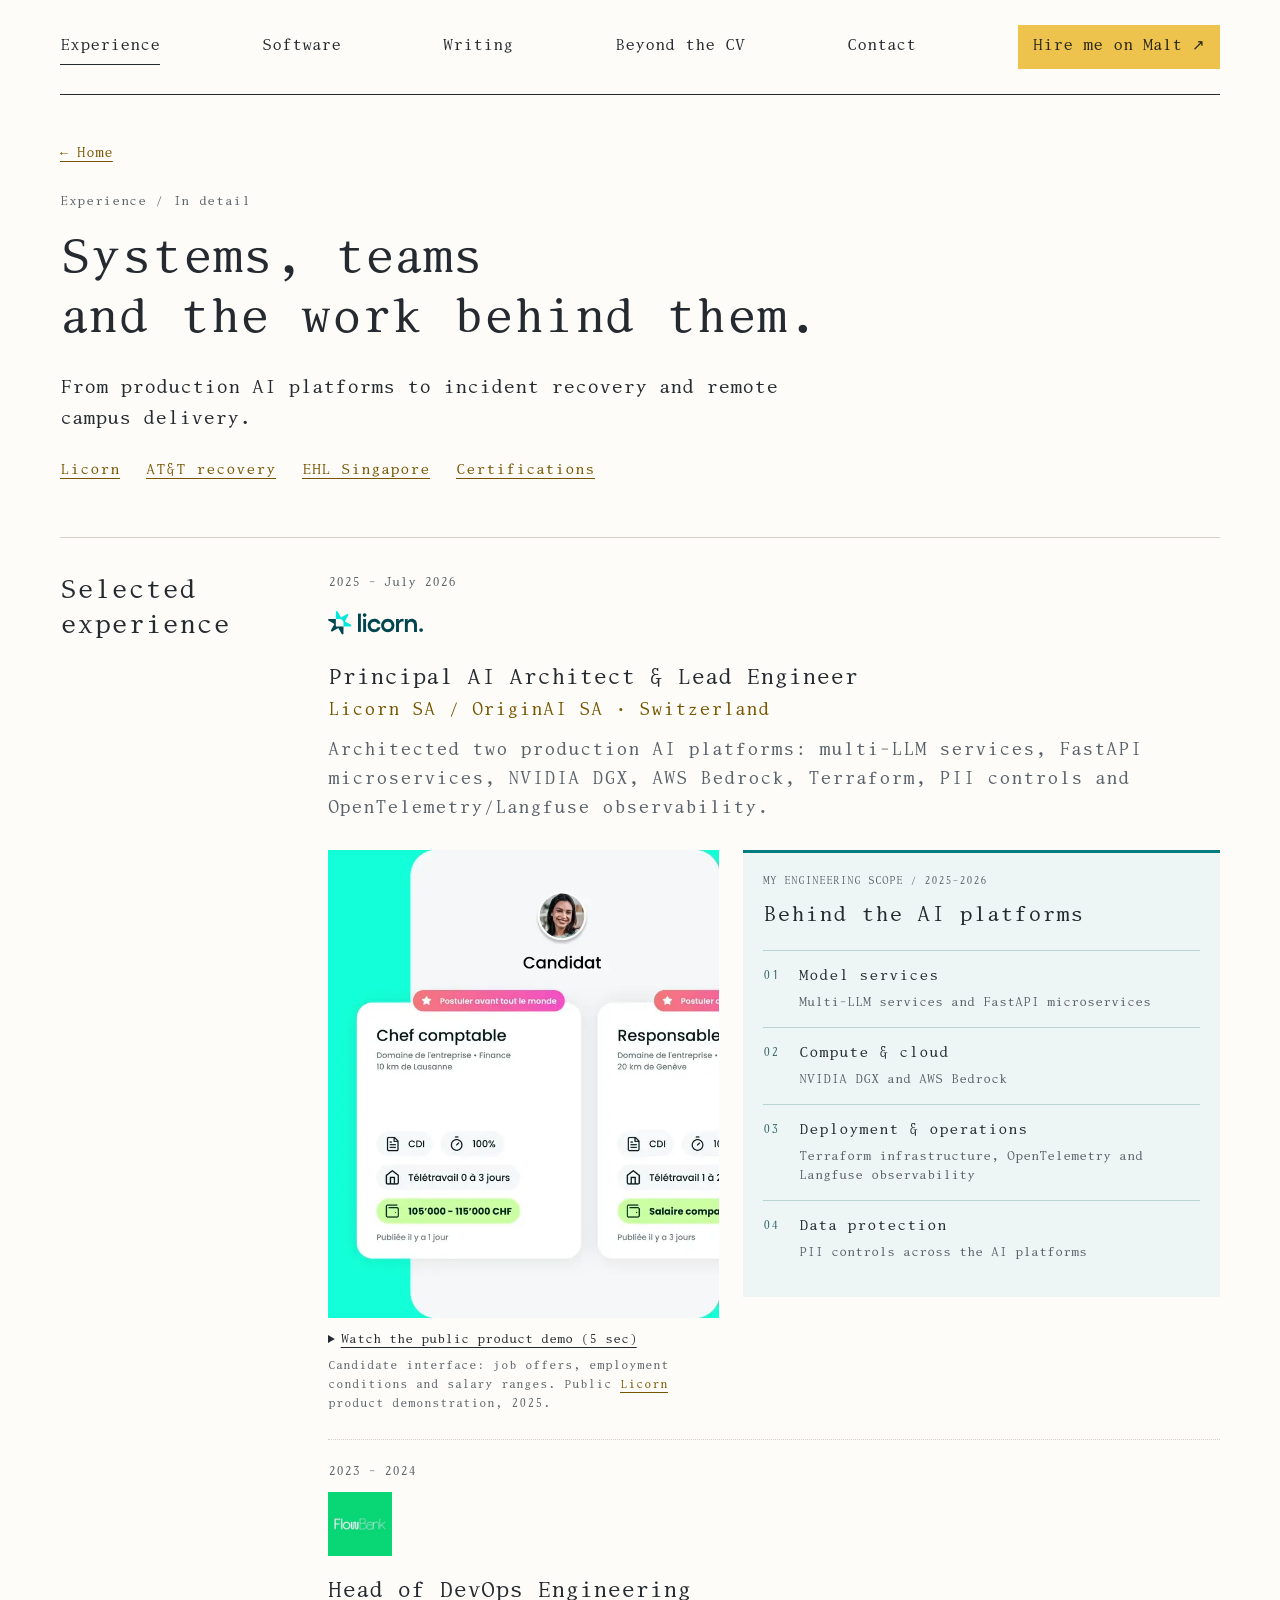
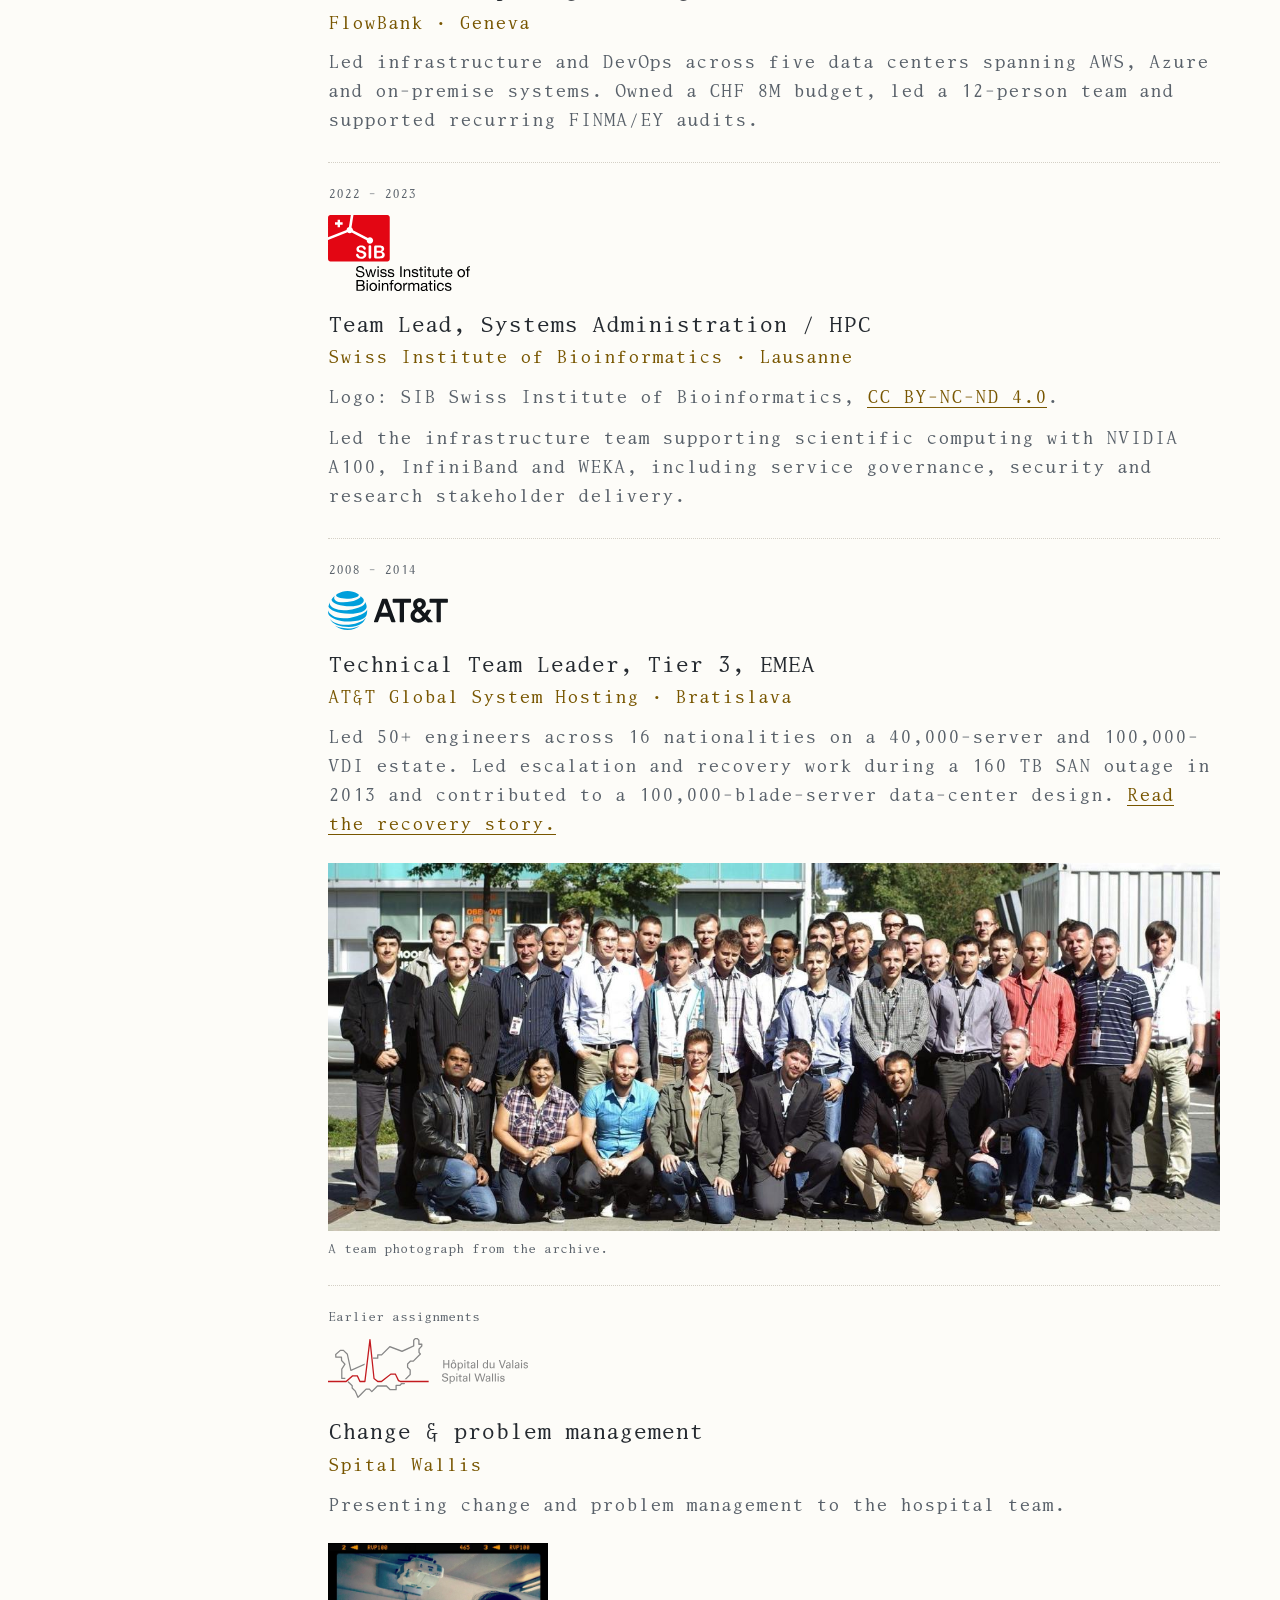
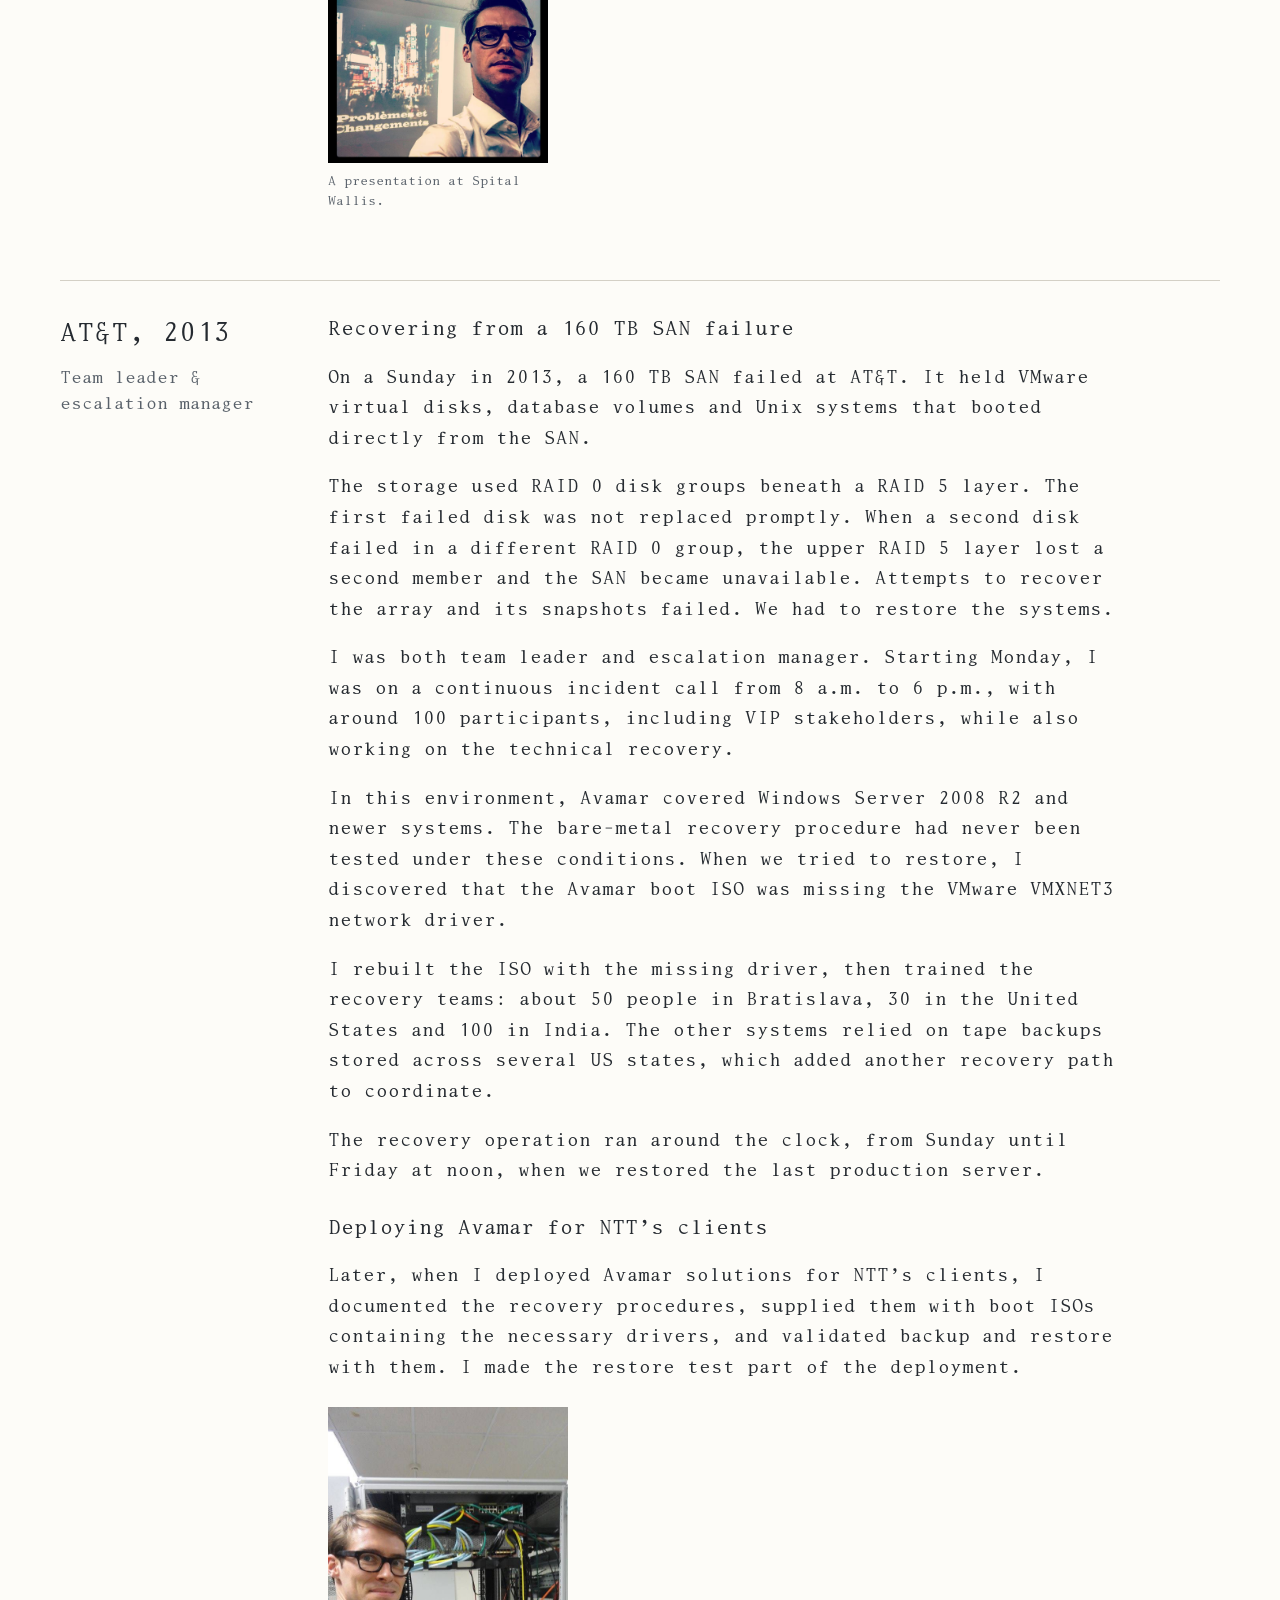
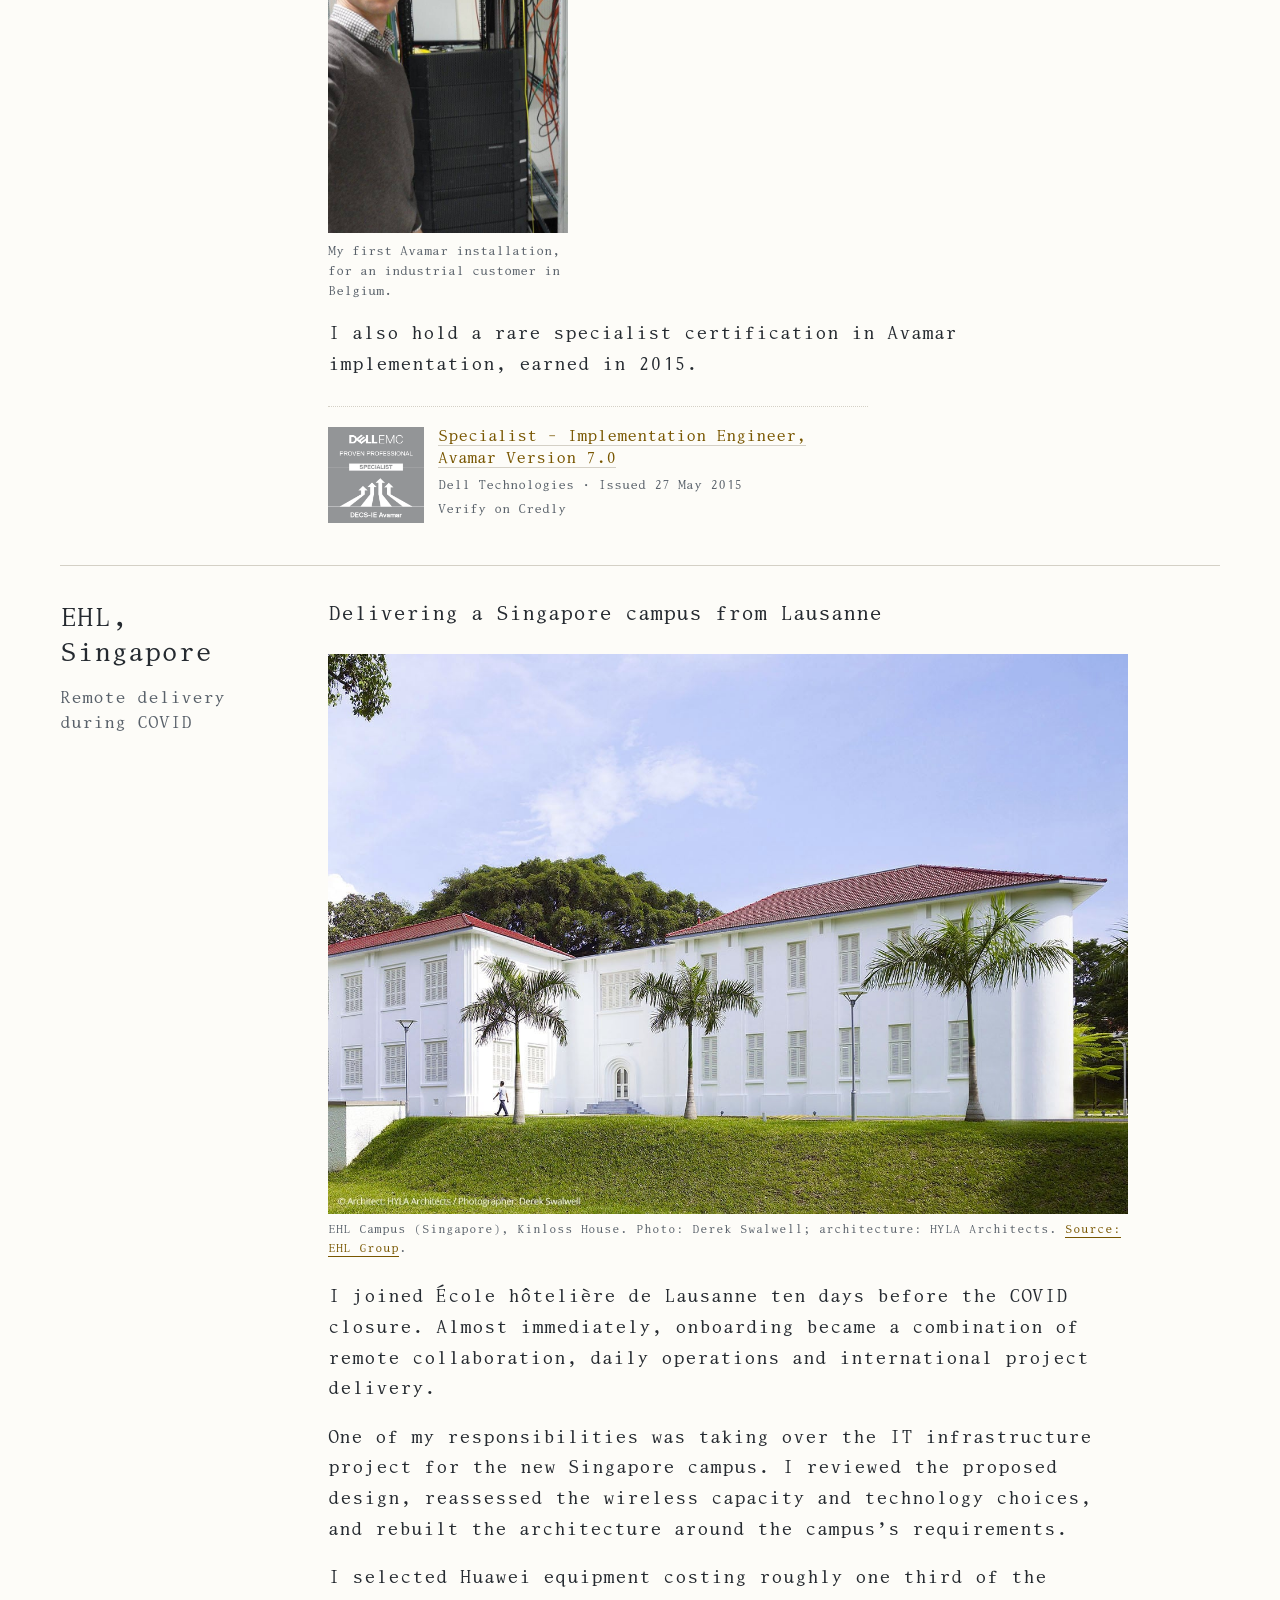
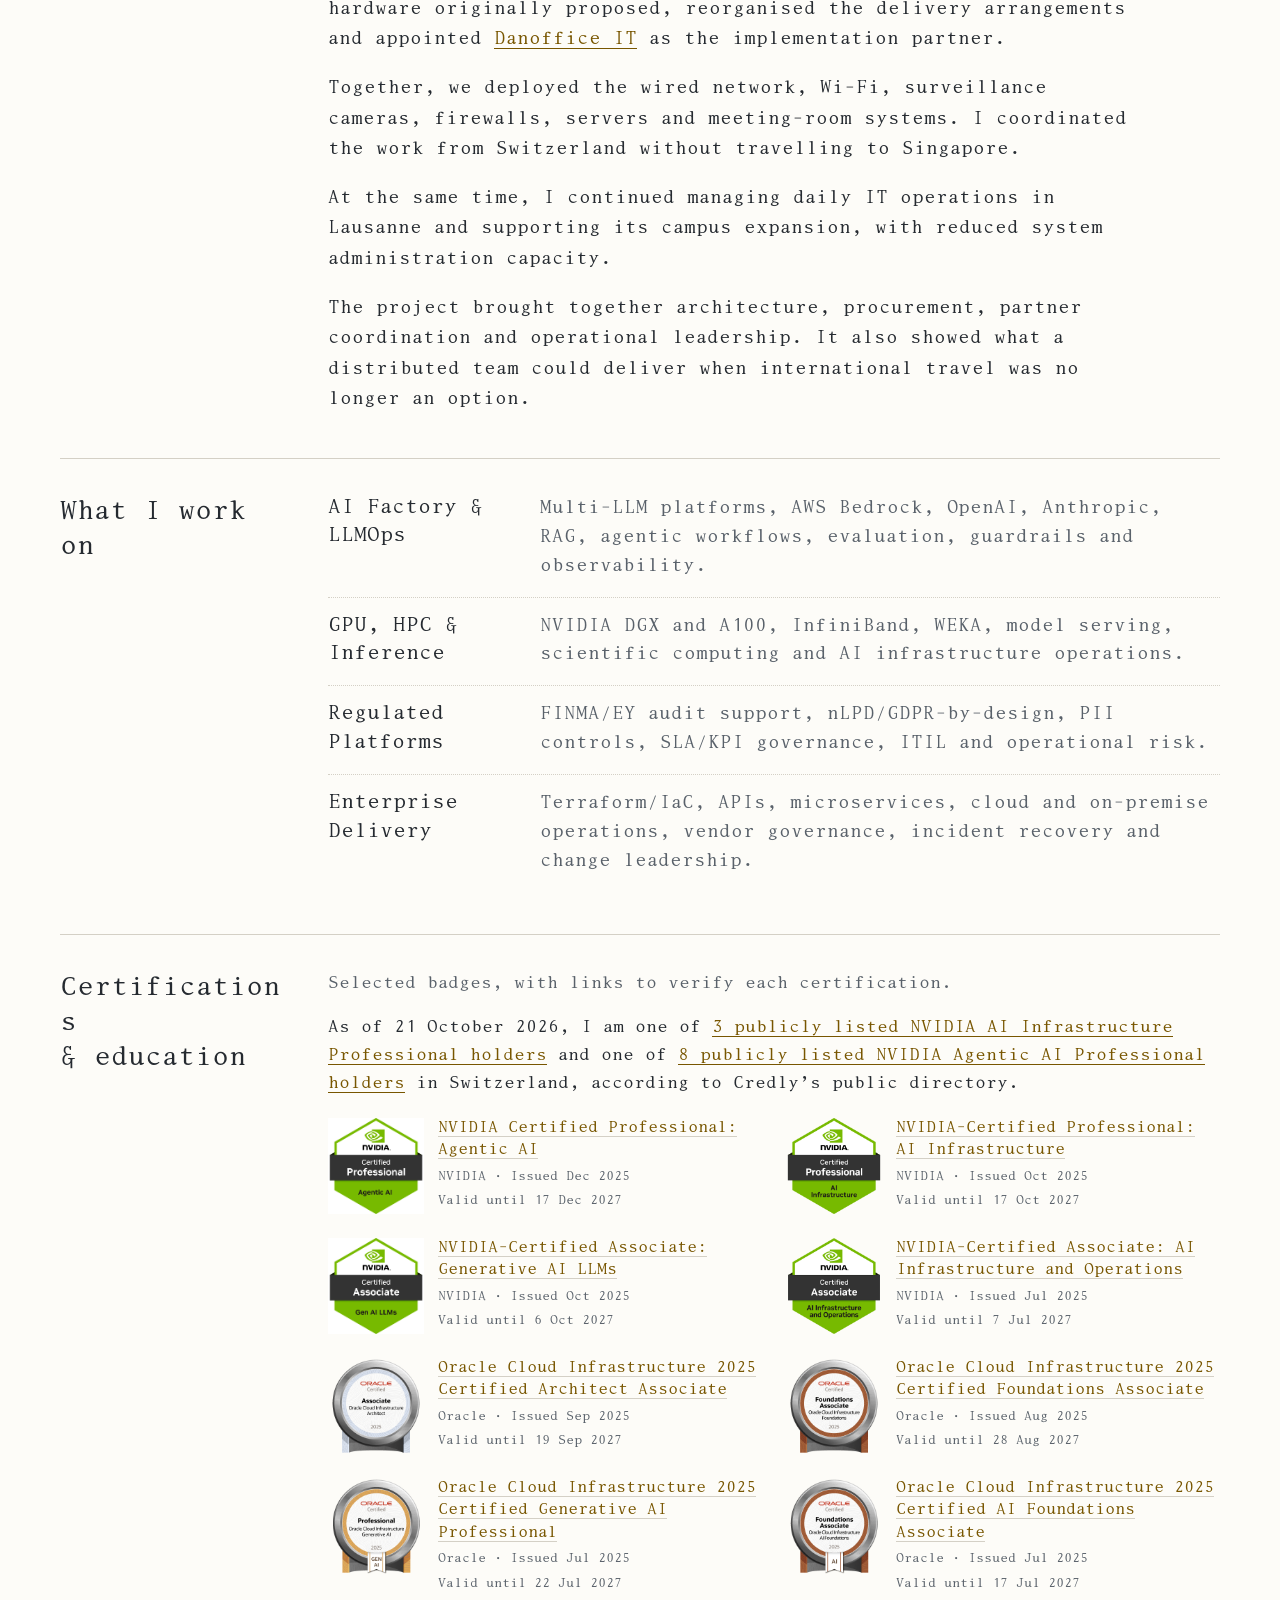
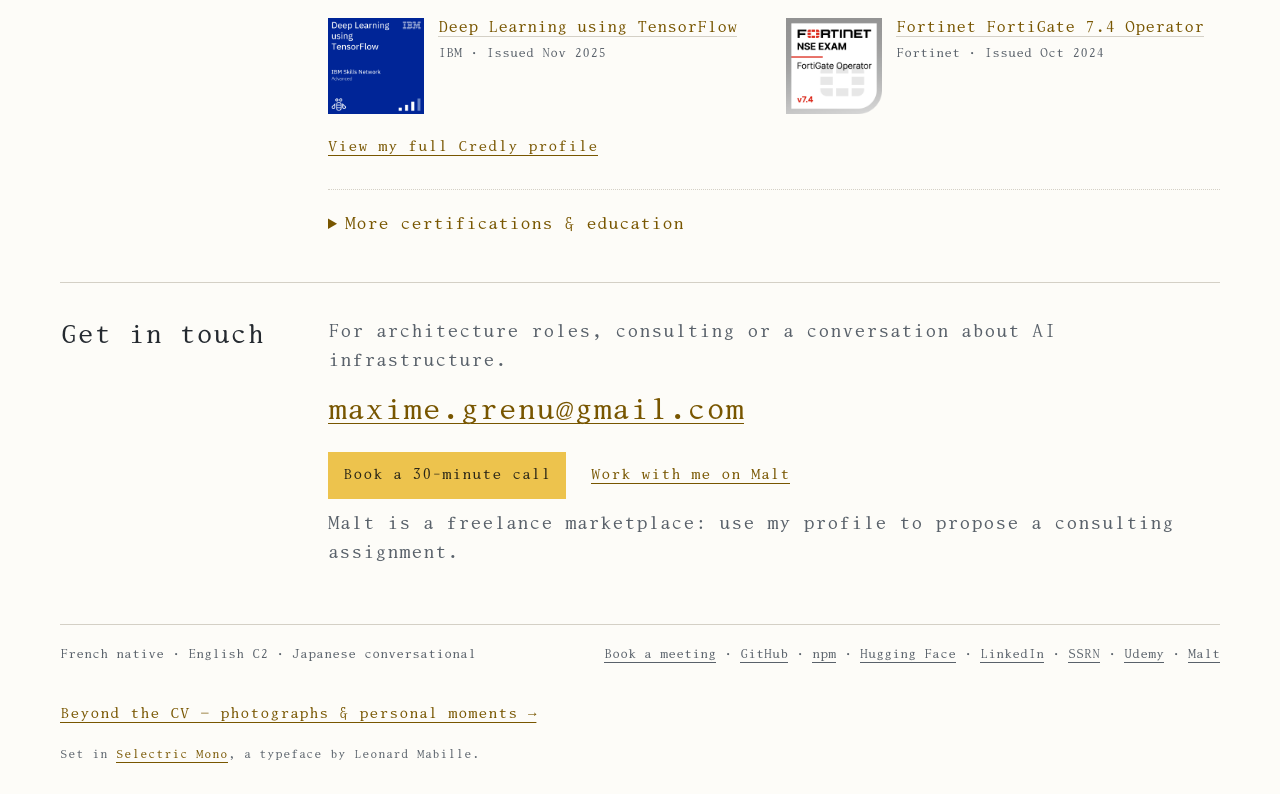
<file: experience.html>
<!DOCTYPE html>
<html lang="en"><head><meta charset="utf-8"/><meta content="width=device-width,initial-scale=1" name="viewport"/><title>Experience | Maxime Grenu</title><meta content="AI platforms, infrastructure leadership and recovery stories." name="description"/><meta content="Experience | Maxime Grenu" property="og:title"/><meta content="AI platforms, infrastructure leadership and recovery stories." property="og:description"/><meta content="https://cluster2600.github.io/experience.html" property="og:url"/><meta content="https://cluster2600.github.io/assets/maxime-grenu-portrait-2026.png" property="og:image"/><link as="font" crossorigin="" href="assets/fonts/SelectricMono.otf" rel="preload" type="font/otf"/><link href="styles.css?v=software-navigation-22" rel="stylesheet"/><link href="work.css?v=portrait-26" rel="stylesheet"/><link href="editorial.css?v=26" rel="stylesheet"/></head><body class="detail-page"><a class="skip-link" href="#top">Skip to content</a><header class="site-header"><nav aria-label="Primary navigation"><a aria-current="page" href="experience.html">Experience</a><a href="software.html">Software</a><a href="writing.html">Writing</a><a href="personal.html">Beyond the CV</a><a href="index.html#contact">Contact</a><a class="nav-malt" href="https://en.malt.ch/profile/maximegrenu" rel="noreferrer" target="_blank">Hire me on Malt ↗</a></nav></header><main id="top"><section class="page-lead"><a class="back-link" href="index.html">← Home</a><p class="eyebrow">Experience / In detail</p><h1>Systems, teams<br/>and the work behind them.</h1><p>From production AI platforms to incident recovery and remote campus delivery.</p><div class="section-links"><a href="#work-licorn">Licorn</a><a href="#att-2013">AT&amp;T recovery</a><a href="#ehl-singapore">EHL Singapore</a><a href="#certifications">Certifications</a></div></section><section aria-labelledby="experience-title" class="experience" id="experience">
<div class="section-intro">
<h2 id="experience-title">Selected experience</h2>
</div>
<div class="timeline">
<article class="timeline-item" id="work-licorn">
<p class="date">2025 - <time datetime="2026-07-01">July 2026</time></p>
<div>
<div class="employer-mark"><img alt="Licorn logo" decoding="async" loading="lazy" src="assets/brands/licorn.svg"/></div>
<h3>Principal AI Architect &amp; Lead Engineer</h3>
<p class="company">Licorn SA / OriginAI SA · Switzerland</p>
<p>Architected two production AI platforms: multi-LLM services, FastAPI microservices, NVIDIA DGX, AWS Bedrock, Terraform, PII controls and OpenTelemetry/Langfuse observability.</p>
<div class="licorn-case-study">
<figure class="work-visual licorn-product">
<a aria-label="Enlarge the public Licorn candidate interface" href="assets/licorn/candidate-demo.webp" rel="noreferrer" target="_blank"><img alt="Licorn candidate interface showing job offers, remote working conditions and salary ranges" decoding="async" height="798" loading="lazy" src="assets/licorn/candidate-demo.webp" width="666"/></a>
<details class="product-demo"><summary>Watch the public product demo (5 sec)</summary>
<video aria-label="Public Licorn candidate product demonstration" controls="" playsinline="" poster="assets/licorn/candidate-demo.webp" preload="none">
<source src="assets/licorn/candidate-demo.mp4" type="video/mp4"/>
<a href="assets/licorn/candidate-demo.mp4">Watch the Licorn product demonstration</a>
</video>
</details>
<figcaption>Candidate interface: job offers, employment conditions and salary ranges. Public <a href="https://licorn.ch/">Licorn</a> product demonstration, 2025.</figcaption>
</figure>
<div aria-labelledby="licorn-engineering-title" class="licorn-engineering">
<p class="case-eyebrow">MY ENGINEERING SCOPE / 2025–2026</p>
<h4 id="licorn-engineering-title">Behind the AI platforms</h4>
<div class="engineering-layer"><span>01</span><div><h5>Model services</h5><p>Multi-LLM services and FastAPI microservices</p></div></div>
<div class="engineering-layer"><span>02</span><div><h5>Compute &amp; cloud</h5><p>NVIDIA DGX and AWS Bedrock</p></div></div>
<div class="engineering-layer"><span>03</span><div><h5>Deployment &amp; operations</h5><p>Terraform infrastructure, OpenTelemetry and Langfuse observability</p></div></div>
<div class="engineering-layer"><span>04</span><div><h5>Data protection</h5><p>PII controls across the AI platforms</p></div></div>
</div>
</div>
</div>
</article>
<article class="timeline-item" id="work-flowbank">
<p class="date">2023 - 2024</p>
<div>
<div class="employer-mark"><img alt="FlowBank logo" decoding="async" height="150" loading="lazy" src="assets/brands/flowbank.jpg" width="150"/></div>
<h3>Head of DevOps Engineering</h3>
<p class="company">FlowBank · Geneva</p>
<p>Led infrastructure and DevOps across five data centers spanning AWS, Azure and on-premise systems. Owned a CHF 8M budget, led a 12-person team and supported recurring FINMA/EY audits.</p>
</div>
</article>
<article class="timeline-item" id="work-sib">
<p class="date">2022 - 2023</p>
<div>
<div class="employer-mark"><img alt="Swiss Institute of Bioinformatics logo" decoding="async" loading="lazy" src="assets/brands/sib.svg"/></div>
<h3>Team Lead, Systems Administration / HPC</h3>
<p class="company">Swiss Institute of Bioinformatics · Lausanne</p>
<p class="brand-credit">Logo: SIB Swiss Institute of Bioinformatics, <a href="https://creativecommons.org/licenses/by-nc-nd/4.0/">CC BY-NC-ND 4.0</a>.</p>
<p>Led the infrastructure team supporting scientific computing with NVIDIA A100, InfiniBand and WEKA, including service governance, security and research stakeholder delivery.</p>
</div>
</article>
<article class="timeline-item" id="work-att">
<p class="date">2008 - 2014</p>
<div>
<div class="employer-mark"><img alt="AT&amp;T logo" decoding="async" loading="lazy" src="assets/brands/att.svg"/></div>
<h3>Technical Team Leader, Tier 3, EMEA</h3>
<p class="company">AT&amp;T Global System Hosting · Bratislava</p>
<p>Led 50+ engineers across 16 nationalities on a 40,000-server and 100,000-VDI estate. Led escalation and recovery work during a 160 TB SAN outage in 2013 and contributed to a 100,000-blade-server data-center design. <a href="#att-2013">Read the recovery story.</a></p>
<figure class="experience-photo team-photo" id="team-photo">
<a aria-label="View the original group photograph at full size" href="assets/team-original.webp" rel="noreferrer" target="_blank">
<img alt="Group photograph outdoors in front of an office building" decoding="async" height="528" loading="lazy" src="assets/team-original.webp" width="1280"/>
</a>
<figcaption>A team photograph from the archive.</figcaption>
</figure>
</div>
</article>
<article class="timeline-item earlier-assignment" id="work-spital-wallis">
<p class="date">Earlier assignments</p>
<div>
<div class="employer-mark"><img alt="Spital Wallis logo" decoding="async" loading="lazy" src="assets/brands/spital-wallis.svg"/></div>
<h3>Change &amp; problem management</h3>
<p class="company">Spital Wallis</p>
<p>Presenting change and problem management to the hospital team.</p>
<figure class="experience-photo presentation-photo">
<a aria-label="View the Spital Wallis presentation photo at full size" href="assets/facebook/FB02317.jpg" rel="noreferrer" target="_blank">
<img alt="Maxime Grenu in front of a presentation on change and problem management at Spital Wallis" decoding="async" height="1080" loading="lazy" src="assets/facebook/FB02317.jpg" width="1080"/>
</a>
<figcaption>A presentation at Spital Wallis.</figcaption>
</figure>
</div>
</article>
</div>
</section><section aria-labelledby="att-2013-title" class="field-story" id="att-2013">
<div class="section-intro">
<h2 id="att-2013-title">AT&amp;T, 2013</h2>
<p>Team leader &amp; escalation manager</p>
</div>
<article class="story-copy">
<h3>Recovering from a 160 TB SAN failure</h3>
<p>On a Sunday in 2013, a 160 TB SAN failed at AT&amp;T. It held VMware virtual disks, database volumes and Unix systems that booted directly from the SAN.</p>
<p>The storage used RAID 0 disk groups beneath a RAID 5 layer. The first failed disk was not replaced promptly. When a second disk failed in a different RAID 0 group, the upper RAID 5 layer lost a second member and the SAN became unavailable. Attempts to recover the array and its snapshots failed. We had to restore the systems.</p>
<p>I was both team leader and escalation manager. Starting Monday, I was on a continuous incident call from 8 a.m. to 6 p.m., with around 100 participants, including VIP stakeholders, while also working on the technical recovery.</p>
<p>In this environment, Avamar covered Windows Server 2008 R2 and newer systems. The bare-metal recovery procedure had never been tested under these conditions. When we tried to restore, I discovered that the Avamar boot ISO was missing the VMware VMXNET3 network driver.</p>
<p>I rebuilt the ISO with the missing driver, then trained the recovery teams: about 50 people in Bratislava, 30 in the United States and 100 in India. The other systems relied on tape backups stored across several US states, which added another recovery path to coordinate.</p>
<p>The recovery operation ran around the clock, from Sunday until Friday at noon, when we restored the last production server.</p>
<h3 id="ntt-restores">Deploying Avamar for NTT's clients</h3>
<p>Later, when I deployed Avamar solutions for NTT's clients, I documented the recovery procedures, supplied them with boot ISOs containing the necessary drivers, and validated backup and restore with them. I made the restore test part of the deployment.</p>
<figure class="experience-photo installation-photo">
<a aria-label="View the Avamar installation photo at full size" href="assets/facebook/FB03085.jpg" rel="noreferrer" target="_blank">
<img alt="Maxime Grenu beside the server rack during an Avamar installation" decoding="async" height="1080" loading="lazy" src="assets/facebook/FB03085.jpg" width="608"/>
</a>
<figcaption>My first Avamar installation, for an industrial customer in Belgium.</figcaption>
</figure>
<p>I also hold a rare specialist certification in Avamar implementation, earned in 2015.</p>
<a class="credly-badge story-credential" href="https://www.credly.com/badges/4e4ce76e-41ef-43a4-b3b8-3c1caff87598/public_url" rel="noreferrer" target="_blank">
<img alt="" decoding="async" height="352" loading="lazy" src="assets/credly/avamar-implementation-engineer-v7.png" width="352"/>
<span>
<strong>Specialist - Implementation Engineer, Avamar Version 7.0</strong>
<span class="badge-meta">Dell Technologies · Issued <time datetime="2015-05-27">27 May 2015</time></span>
<span class="badge-meta">Verify on Credly</span>
</span>
</a>
</article>
</section><section aria-labelledby="ehl-singapore-title" class="field-story" id="ehl-singapore">
<div class="section-intro">
<h2 id="ehl-singapore-title">EHL, Singapore</h2>
<p>Remote delivery during COVID</p>
</div>
<div class="story-copy">
<h3>Delivering a Singapore campus from Lausanne</h3>
<figure class="work-visual ehl-campus-photo">
<a aria-label="View the EHL Singapore campus photograph at full size" href="assets/ehl/singapore-campus.jpg" rel="noreferrer" target="_blank">
<img alt="EHL's Singapore campus at Kinloss House, with white facades, red tiled roofs, palm trees and gardens" decoding="async" height="980" loading="lazy" src="assets/ehl/singapore-campus.jpg" width="1400"/>
</a>
<figcaption>EHL Campus (Singapore), Kinloss House. Photo: Derek Swalwell; architecture: HYLA Architects. <a href="https://www.ehlgroup.com/en/education/ehl-campus-singapore/history" rel="noreferrer" target="_blank">Source: EHL Group</a>.</figcaption>
</figure>
<p>I joined École hôtelière de Lausanne ten days before the COVID closure. Almost immediately, onboarding became a combination of remote collaboration, daily operations and international project delivery.</p>
<p>One of my responsibilities was taking over the IT infrastructure project for the new Singapore campus. I reviewed the proposed design, reassessed the wireless capacity and technology choices, and rebuilt the architecture around the campus’s requirements.</p>
<p>I selected Huawei equipment costing roughly one third of the hardware originally proposed, reorganised the delivery arrangements and appointed <a href="https://www.danofficeit.com/" rel="noreferrer" target="_blank">Danoffice IT</a> as the implementation partner.</p>
<p>Together, we deployed the wired network, Wi-Fi, surveillance cameras, firewalls, servers and meeting-room systems. I coordinated the work from Switzerland without travelling to Singapore.</p>
<p>At the same time, I continued managing daily IT operations in Lausanne and supporting its campus expansion, with reduced system administration capacity.</p>
<p>The project brought together architecture, procurement, partner coordination and operational leadership. It also showed what a distributed team could deliver when international travel was no longer an option.</p>
</div>
</section><section aria-labelledby="expertise-title" class="expertise" id="expertise">
<div class="section-intro">
<h2 id="expertise-title">What I work on</h2>
</div>
<div class="expertise-grid">
<article>
<h3>AI Factory &amp; LLMOps</h3>
<p>Multi-LLM platforms, AWS Bedrock, OpenAI, Anthropic, RAG, agentic workflows, evaluation, guardrails and observability.</p>
</article>
<article>
<h3>GPU, HPC &amp; Inference</h3>
<p>NVIDIA DGX and A100, InfiniBand, WEKA, model serving, scientific computing and AI infrastructure operations.</p>
</article>
<article>
<h3>Regulated Platforms</h3>
<p>FINMA/EY audit support, nLPD/GDPR-by-design, PII controls, SLA/KPI governance, ITIL and operational risk.</p>
</article>
<article>
<h3>Enterprise Delivery</h3>
<p>Terraform/IaC, APIs, microservices, cloud and on-premise operations, vendor governance, incident recovery and change leadership.</p>
</article>
</div>
</section><section aria-labelledby="credentials-title" class="credentials" id="certifications">
<div class="section-intro">
<h2 id="credentials-title">Certifications<br/> &amp; education</h2>
</div>
<div class="credentials-content">
<p class="credly-intro">Selected badges, with links to verify each certification.</p>
<p class="credential-context">As of <time datetime="2026-10-21">21 October 2026</time>, I am one of <a href="https://www.credly.com/organizations/nvidia/directory?filter%5Bbadge_name%5D=NVIDIA-Certified%20Professional%3A%20AI%20Infrastructure&amp;filter%5Blocation_name%5D=Switzerland" rel="noreferrer" target="_blank">3 publicly listed NVIDIA AI Infrastructure Professional holders</a> and one of <a href="https://www.credly.com/organizations/nvidia/directory?filter%5Bbadge_name%5D=NVIDIA%20Certified%20Professional%3A%20Agentic%20AI&amp;filter%5Blocation_name%5D=Switzerland" rel="noreferrer" target="_blank">8 publicly listed NVIDIA Agentic AI Professional holders</a> in Switzerland, according to Credly's public directory.</p>
<div class="credly-preview">
<a class="credly-badge" href="https://www.credly.com/badges/7a7361c0-63ee-4821-a19b-f40af6503dfc/public_url" rel="noreferrer" target="_blank">
<img alt="" decoding="async" height="917" loading="lazy" src="assets/credly/agentic-ai.png" width="917"/>
<span>
<strong>NVIDIA Certified Professional: Agentic AI</strong>
<span class="badge-meta">NVIDIA · Issued <time datetime="2025-12-17">Dec 2025</time></span>
<span class="badge-meta">Valid until <time datetime="2027-12-17">17 Dec 2027</time></span>
</span>
</a>
<a class="credly-badge" href="https://www.credly.com/badges/1c537aae-3d2f-4c3a-a27d-c77247a5c2f5/public_url" rel="noreferrer" target="_blank">
<img alt="" decoding="async" height="600" loading="lazy" src="assets/credly/ai-infrastructure.png" width="600"/>
<span>
<strong>NVIDIA-Certified Professional: AI Infrastructure</strong>
<span class="badge-meta">NVIDIA · Issued <time datetime="2025-10-17">Oct 2025</time></span>
<span class="badge-meta">Valid until <time datetime="2027-10-17">17 Oct 2027</time></span>
</span>
</a>
<a class="credly-badge" href="https://www.credly.com/badges/cd26c384-1953-4bd6-a91e-7ea21f240fa3/public_url" rel="noreferrer" target="_blank">
<img alt="" decoding="async" height="917" loading="lazy" src="assets/credly/generative-ai-llms.png" width="917"/>
<span>
<strong>NVIDIA-Certified Associate: Generative AI LLMs</strong>
<span class="badge-meta">NVIDIA · Issued <time datetime="2025-10-06">Oct 2025</time></span>
<span class="badge-meta">Valid until <time datetime="2027-10-06">6 Oct 2027</time></span>
</span>
</a>
<a class="credly-badge" href="https://www.credly.com/badges/5468cd50-2a3c-4efe-a0ac-1ae0551be501/public_url" rel="noreferrer" target="_blank">
<img alt="" decoding="async" height="600" loading="lazy" src="assets/credly/ai-infrastructure-operations.png" width="600"/>
<span>
<strong>NVIDIA-Certified Associate: AI Infrastructure and Operations</strong>
<span class="badge-meta">NVIDIA · Issued <time datetime="2025-07-07">Jul 2025</time></span>
<span class="badge-meta">Valid until <time datetime="2027-07-07">7 Jul 2027</time></span>
</span>
</a>
<a class="credly-badge oracle-badge" href="https://catalog-education.oracle.com/pls/certview/sharebadge?id=FC1596CD8F84E027070AF5FF3A176BDA4F98D1BAAC31AB0B42E7E18AC9B861F4" rel="noreferrer" target="_blank">
<img alt="" decoding="async" height="276" loading="lazy" src="assets/oracle/oci-2025-architect-associate.png" width="552"/>
<span>
<strong>Oracle Cloud Infrastructure 2025 Certified Architect Associate</strong>
<span class="badge-meta">Oracle · Issued <time datetime="2025-09-19">Sep 2025</time></span>
<span class="badge-meta">Valid until <time datetime="2027-09-19">19 Sep 2027</time></span>
</span>
</a>
<a class="credly-badge oracle-badge" href="https://catalog-education.oracle.com/pls/certview/sharebadge?id=C0C3DF526C0CA709A7267011AAA469BB69184A7D85950497997A9286E2DF81A7" rel="noreferrer" target="_blank">
<img alt="" decoding="async" height="276" loading="lazy" src="assets/oracle/oci-2025-foundations-associate.png" width="552"/>
<span>
<strong>Oracle Cloud Infrastructure 2025 Certified Foundations Associate</strong>
<span class="badge-meta">Oracle · Issued <time datetime="2025-08-28">Aug 2025</time></span>
<span class="badge-meta">Valid until <time datetime="2027-08-28">28 Aug 2027</time></span>
</span>
</a>
<a class="credly-badge oracle-badge" href="https://catalog-education.oracle.com/pls/certview/sharebadge?id=267C090A486B03387D95CCD3B6482B92E6FD97736B378EFB6F4FC8E0A3724EDD" rel="noreferrer" target="_blank">
<img alt="" decoding="async" height="276" loading="lazy" src="assets/oracle/oci-2025-generative-ai-professional.png" width="552"/>
<span>
<strong>Oracle Cloud Infrastructure 2025 Certified Generative AI Professional</strong>
<span class="badge-meta">Oracle · Issued <time datetime="2025-07-22">Jul 2025</time></span>
<span class="badge-meta">Valid until <time datetime="2027-07-22">22 Jul 2027</time></span>
</span>
</a>
<a class="credly-badge oracle-badge" href="https://catalog-education.oracle.com/ords/certview/sharebadge?id=E410488D32C8B118C4498A3C12931D69C7AEC8D7CDEBF0A0DC1D277AEDE020EA" rel="noreferrer" target="_blank">
<img alt="" decoding="async" height="276" loading="lazy" src="assets/oracle/oci-2025-ai-foundations-associate.png" width="552"/>
<span>
<strong>Oracle Cloud Infrastructure 2025 Certified AI Foundations Associate</strong>
<span class="badge-meta">Oracle · Issued <time datetime="2025-07-17">Jul 2025</time></span>
<span class="badge-meta">Valid until <time datetime="2027-07-17">17 Jul 2027</time></span>
</span>
</a>
<a class="credly-badge" href="https://www.credly.com/badges/6c0060e1-e00e-4b06-a88e-6ec18a6d58cf/public_url" rel="noreferrer" target="_blank">
<img alt="" decoding="async" height="1080" loading="lazy" src="assets/credly/deep-learning-tensorflow.png" width="1080"/>
<span>
<strong>Deep Learning using TensorFlow</strong>
<span class="badge-meta">IBM · Issued <time datetime="2025-11-05">Nov 2025</time></span>
</span>
</a>
<a class="credly-badge" href="https://www.credly.com/badges/db15c72d-fbb9-46f7-96ab-b2ad6a1a78d5/public_url" rel="noreferrer" target="_blank">
<img alt="" decoding="async" height="2000" loading="lazy" src="assets/credly/fortigate-operator.png" width="2000"/>
<span>
<strong>Fortinet FortiGate 7.4 Operator</strong>
<span class="badge-meta">Fortinet · Issued <time datetime="2024-10-09">Oct 2024</time></span>
</span>
</a>
</div>
<a class="credly-profile" href="https://www.credly.com/users/maxime-grenu/badges/credly" rel="noreferrer" target="_blank">View my full Credly profile</a>
<details class="credential-details">
<summary>More certifications &amp; education</summary>
<div aria-labelledby="credential-group-0" class="credential-group">
<h3 id="credential-group-0">AI &amp; infrastructure</h3>
<ul>
<li>NVIDIA Certified Professional: AI Infrastructure</li>
<li>NVIDIA Certified Professional: Agentic AI</li>
<li>NVIDIA AI Enterprise</li>
<li>NVIDIA InfiniBand</li>
<li>NVIDIA Base Command Manager</li>
</ul>
</div>
<div aria-labelledby="credential-group-1" class="credential-group">
<h3 id="credential-group-1">Cloud &amp; governance</h3>
<ul>
<li>Microsoft AI Transformation Leader</li>
<li>Azure AI Fundamentals</li>
<li>OCI Generative AI Professional</li>
<li>OCI Architect Associate</li>
<li>Securiti AI Security &amp; Governance</li>
</ul>
</div>
<div aria-labelledby="credential-group-2" class="credential-group">
<h3 id="credential-group-2">Operations</h3>
<ul>
<li><a href="https://www.credly.com/badges/4e4ce76e-41ef-43a4-b3b8-3c1caff87598/public_url" rel="noreferrer" target="_blank">Specialist - Implementation Engineer, Avamar Version 7.0</a> · 2015</li>
<li>WEKA Xpert</li>
<li>Fortinet Certified Associate Cybersecurity <span class="credential-status">Expired October 2026</span></li>
<li>ITIL Foundation</li>
<li>VMware Certified Associate 6 - Data Center Virtualization <span class="credential-status">Expired June 2026</span></li>
</ul>
</div>
<div class="credential-group">
<h3>Education</h3>
<p>BTS in Information Technology<br/>CESI, France · Bac+2 technical diploma</p>
</div>
</details>
</div>
</section></main><footer id="contact">
<div class="section-intro"><h2>Get in touch</h2></div>
<div class="contact-content">
<p>For architecture roles, consulting or a conversation about AI infrastructure.</p>
<a class="footer-email" href="mailto:maxime.grenu@gmail.com">maxime.grenu@gmail.com</a>
<div class="hero-actions footer-booking">
<a class="button button-primary" href="https://calendar.app.google/nq6EdCauBSvmLh3BA" rel="noreferrer" target="_blank">Book a 30-minute call</a>
<a class="button button-secondary" href="https://en.malt.ch/profile/maximegrenu" rel="noreferrer" target="_blank">Work with me on Malt</a>
</div>
<p class="malt-explainer">Malt is a freelance marketplace: use my profile to propose a consulting assignment.</p>
</div>
<div class="footer-meta">
<span>French native · English C2 · Japanese conversational</span>
<span><a href="https://calendar.app.google/nq6EdCauBSvmLh3BA" rel="noreferrer" target="_blank">Book a meeting</a> · <a href="https://github.com/cluster2600" rel="noreferrer" target="_blank">GitHub</a> · <a href="https://www.npmjs.com/~cluster2600" rel="noreferrer" target="_blank">npm</a> · <a href="https://huggingface.co/cluster2600" rel="noreferrer" target="_blank">Hugging Face</a> · <a href="https://www.linkedin.com/in/maximegrenus" rel="noreferrer" target="_blank">LinkedIn</a> · <a href="https://papers.ssrn.com/sol3/cf_dev/AbsByAuth.cfm?per_id=10532377" rel="noreferrer" target="_blank">SSRN</a> · <a href="https://www.udemy.com/user/maxime-grenu/" rel="noreferrer" target="_blank">Udemy</a> · <a href="https://en.malt.ch/profile/maximegrenu" rel="noreferrer" target="_blank">Malt</a></span>
</div>
<p class="personal-link"><a href="personal.html">Beyond the CV — photographs &amp; personal moments →</a></p>
<p class="colophon">Set in <a href="https://github.com/cluster2600/selectric" rel="noreferrer" target="_blank">Selectric Mono</a>, a typeface by Leonard Mabille.</p>
</footer></body></html>
</file>
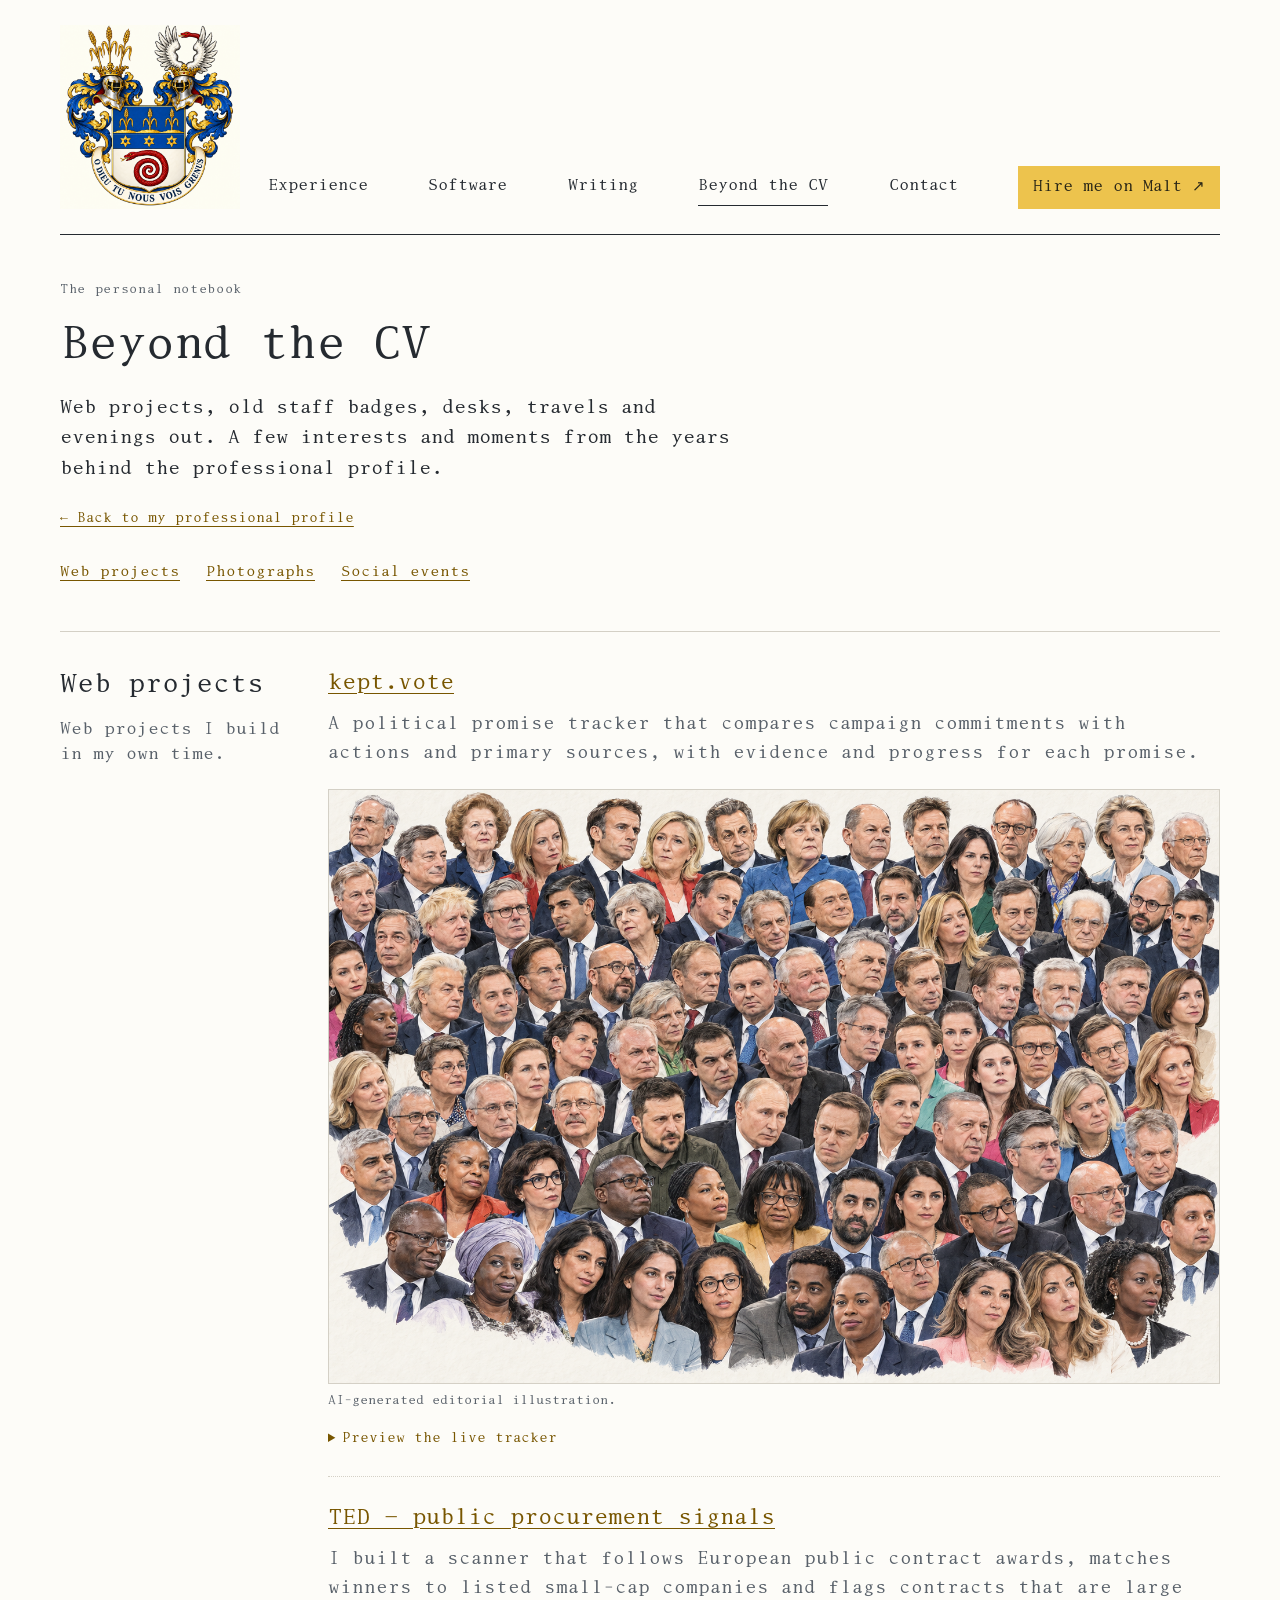
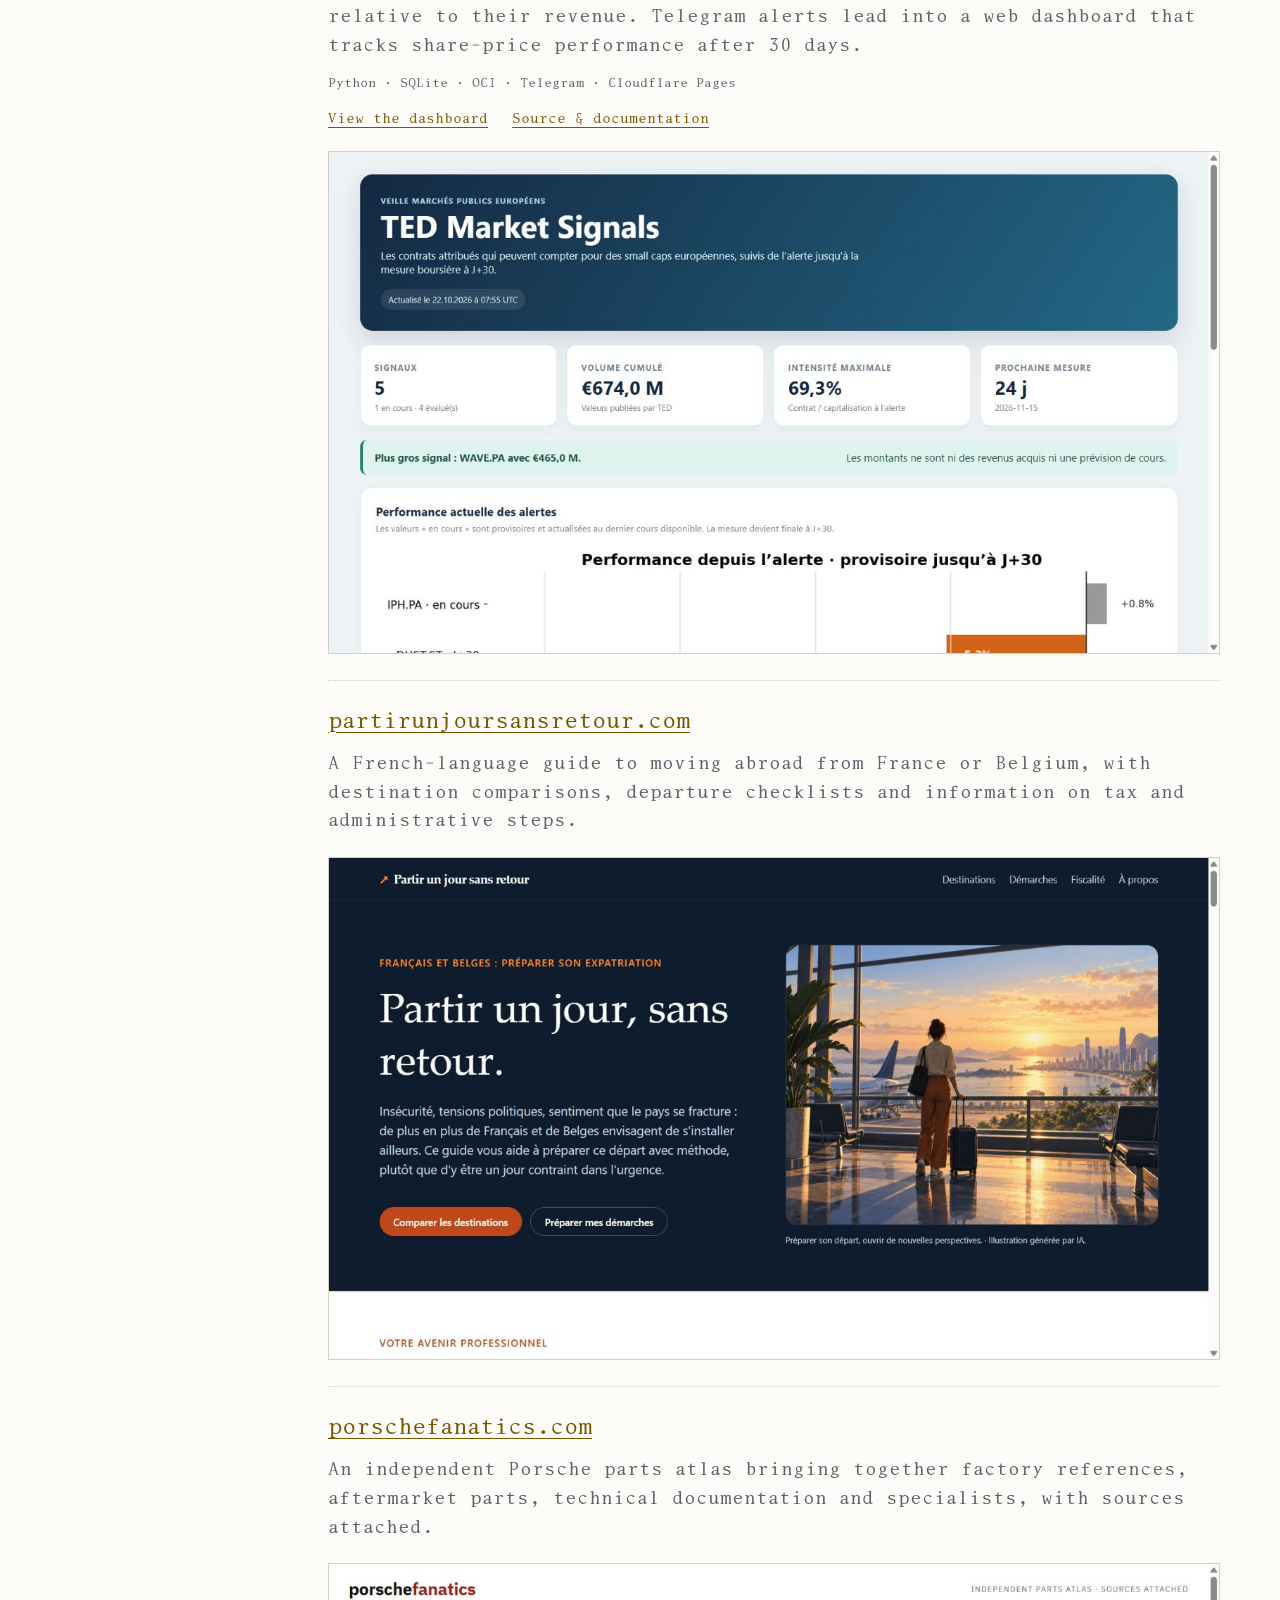
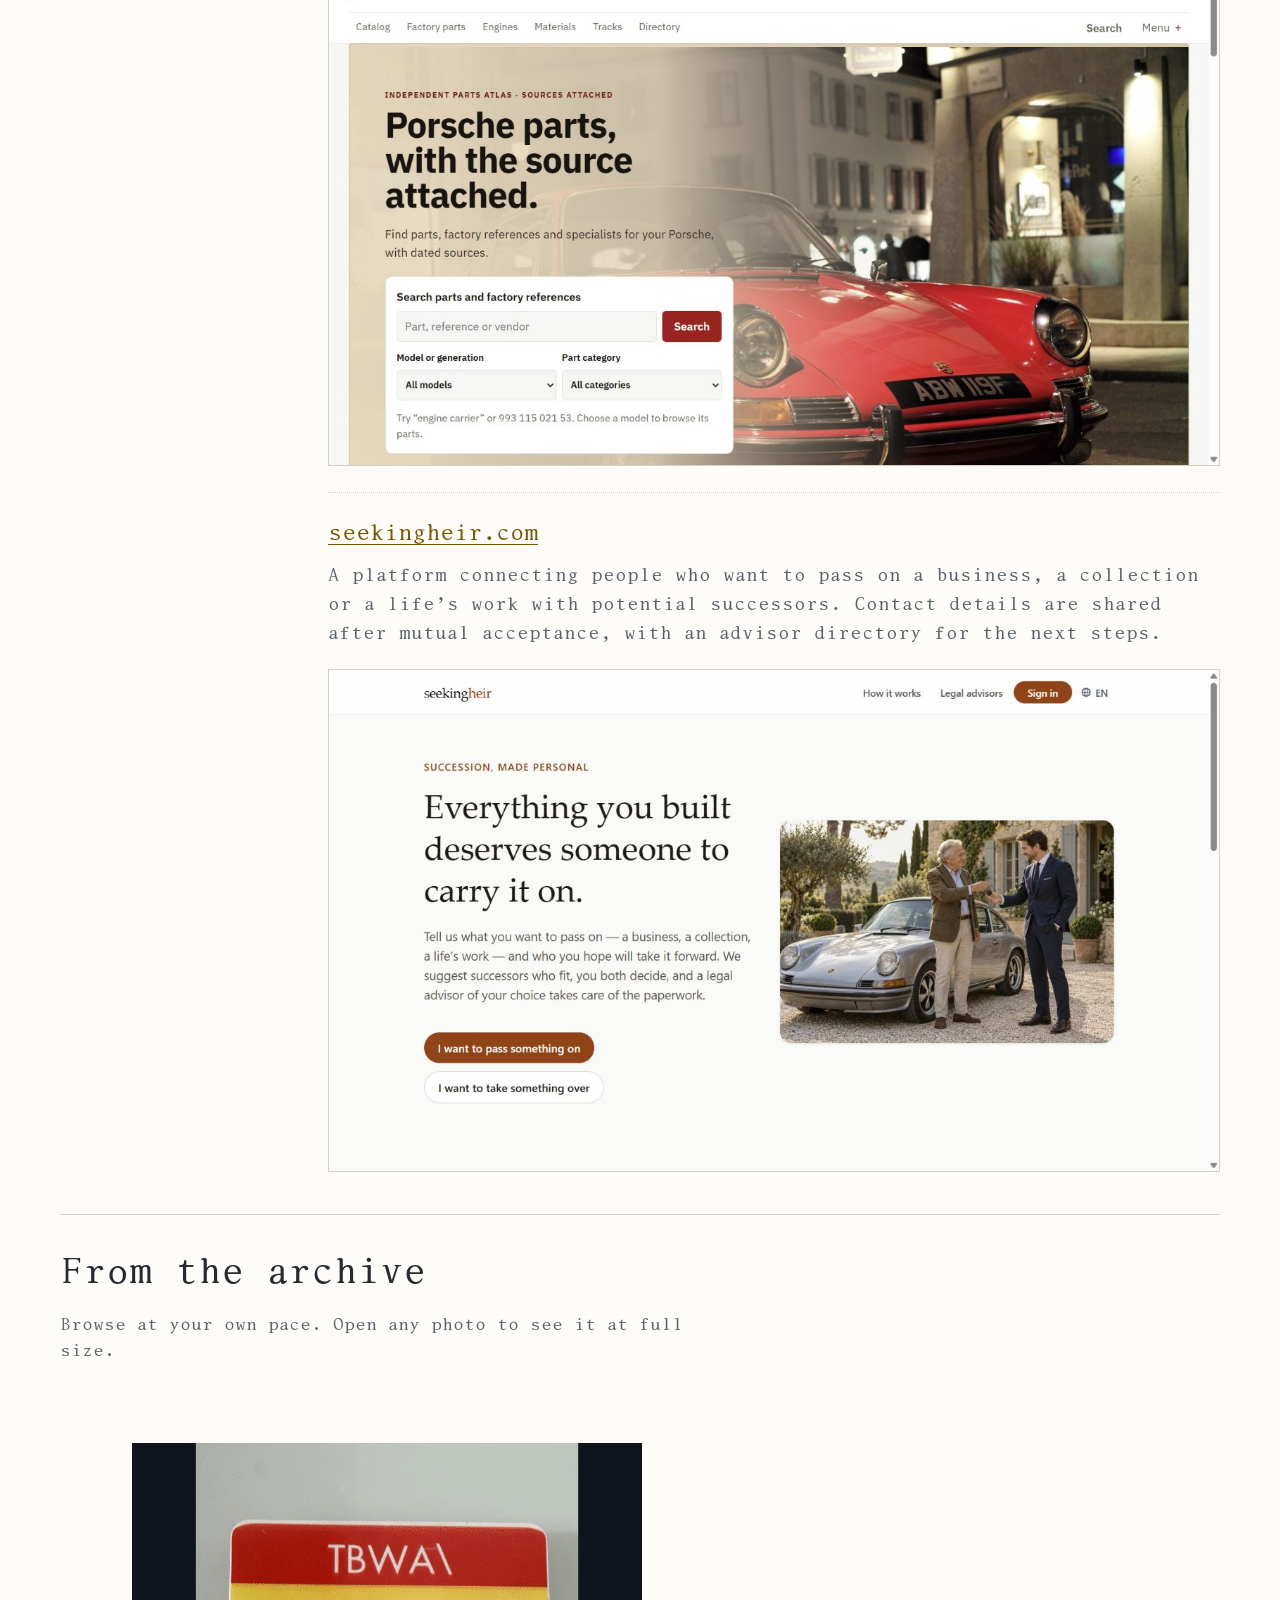
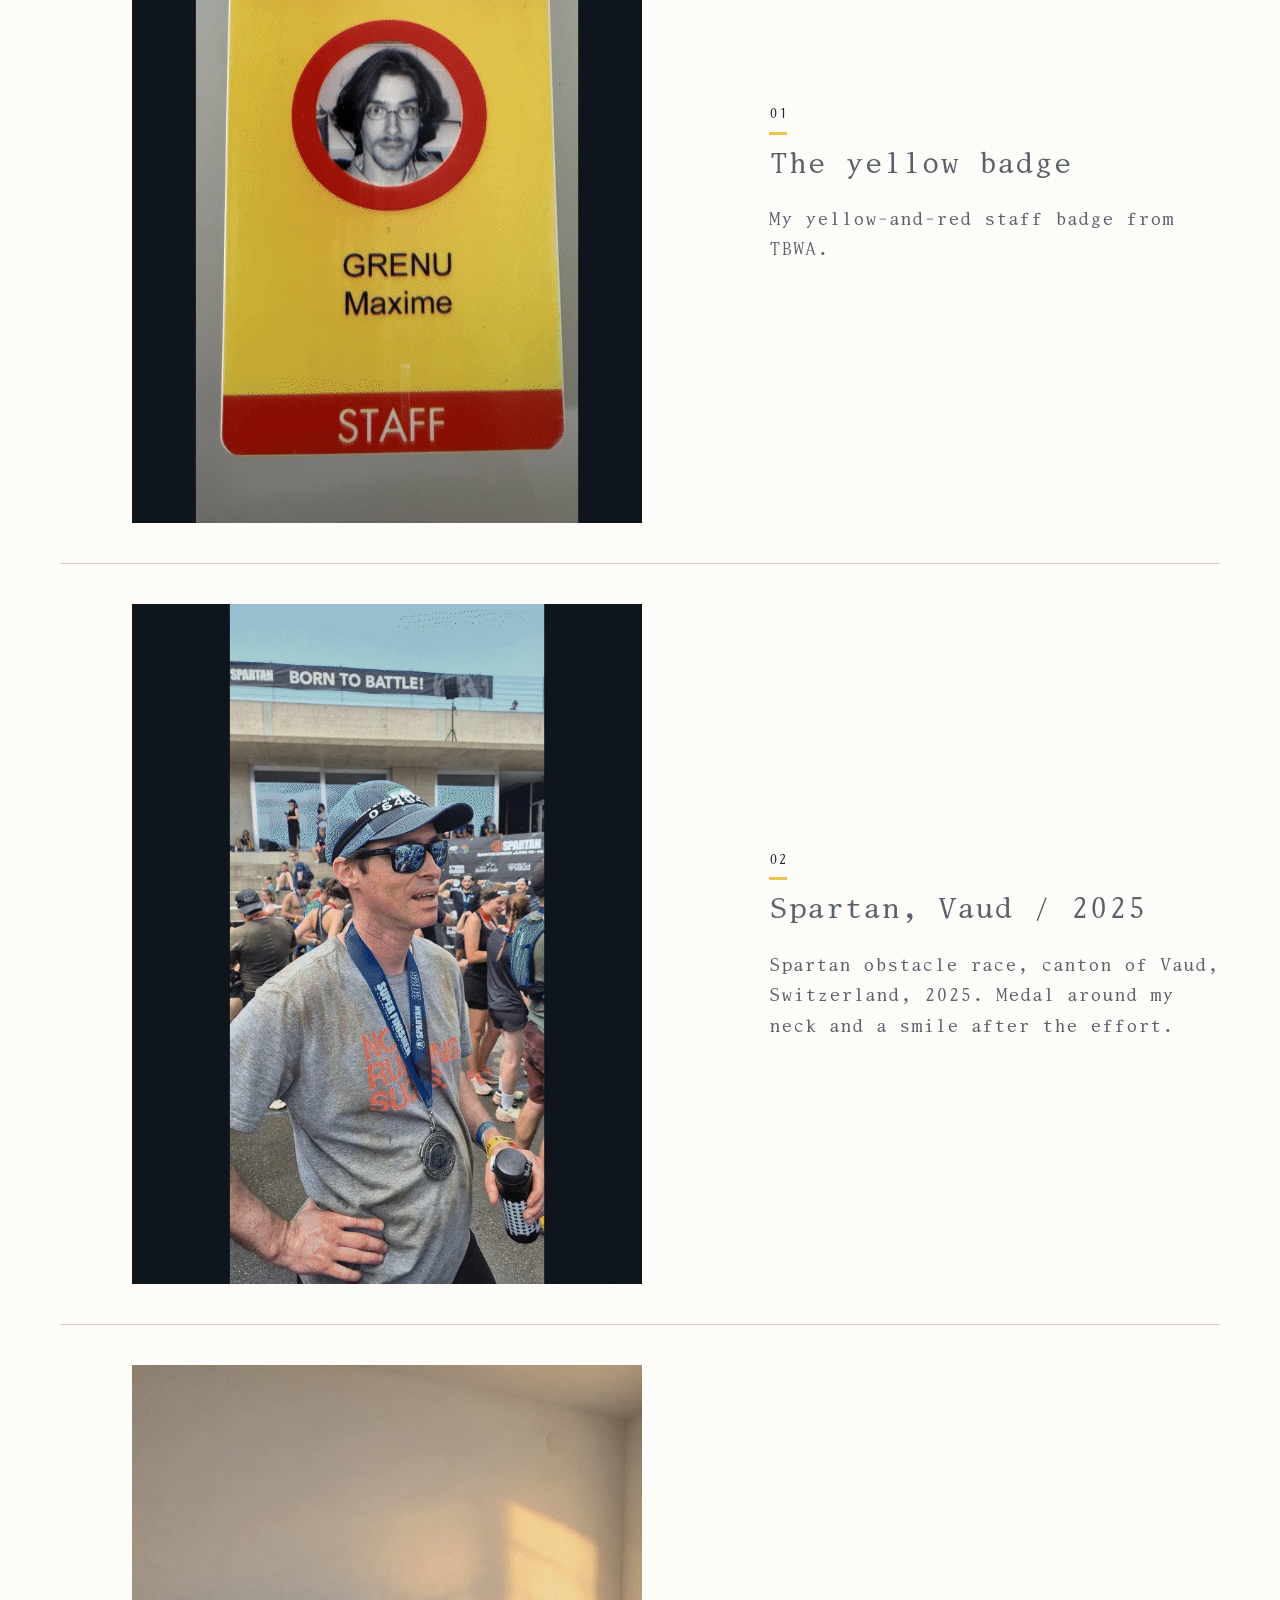
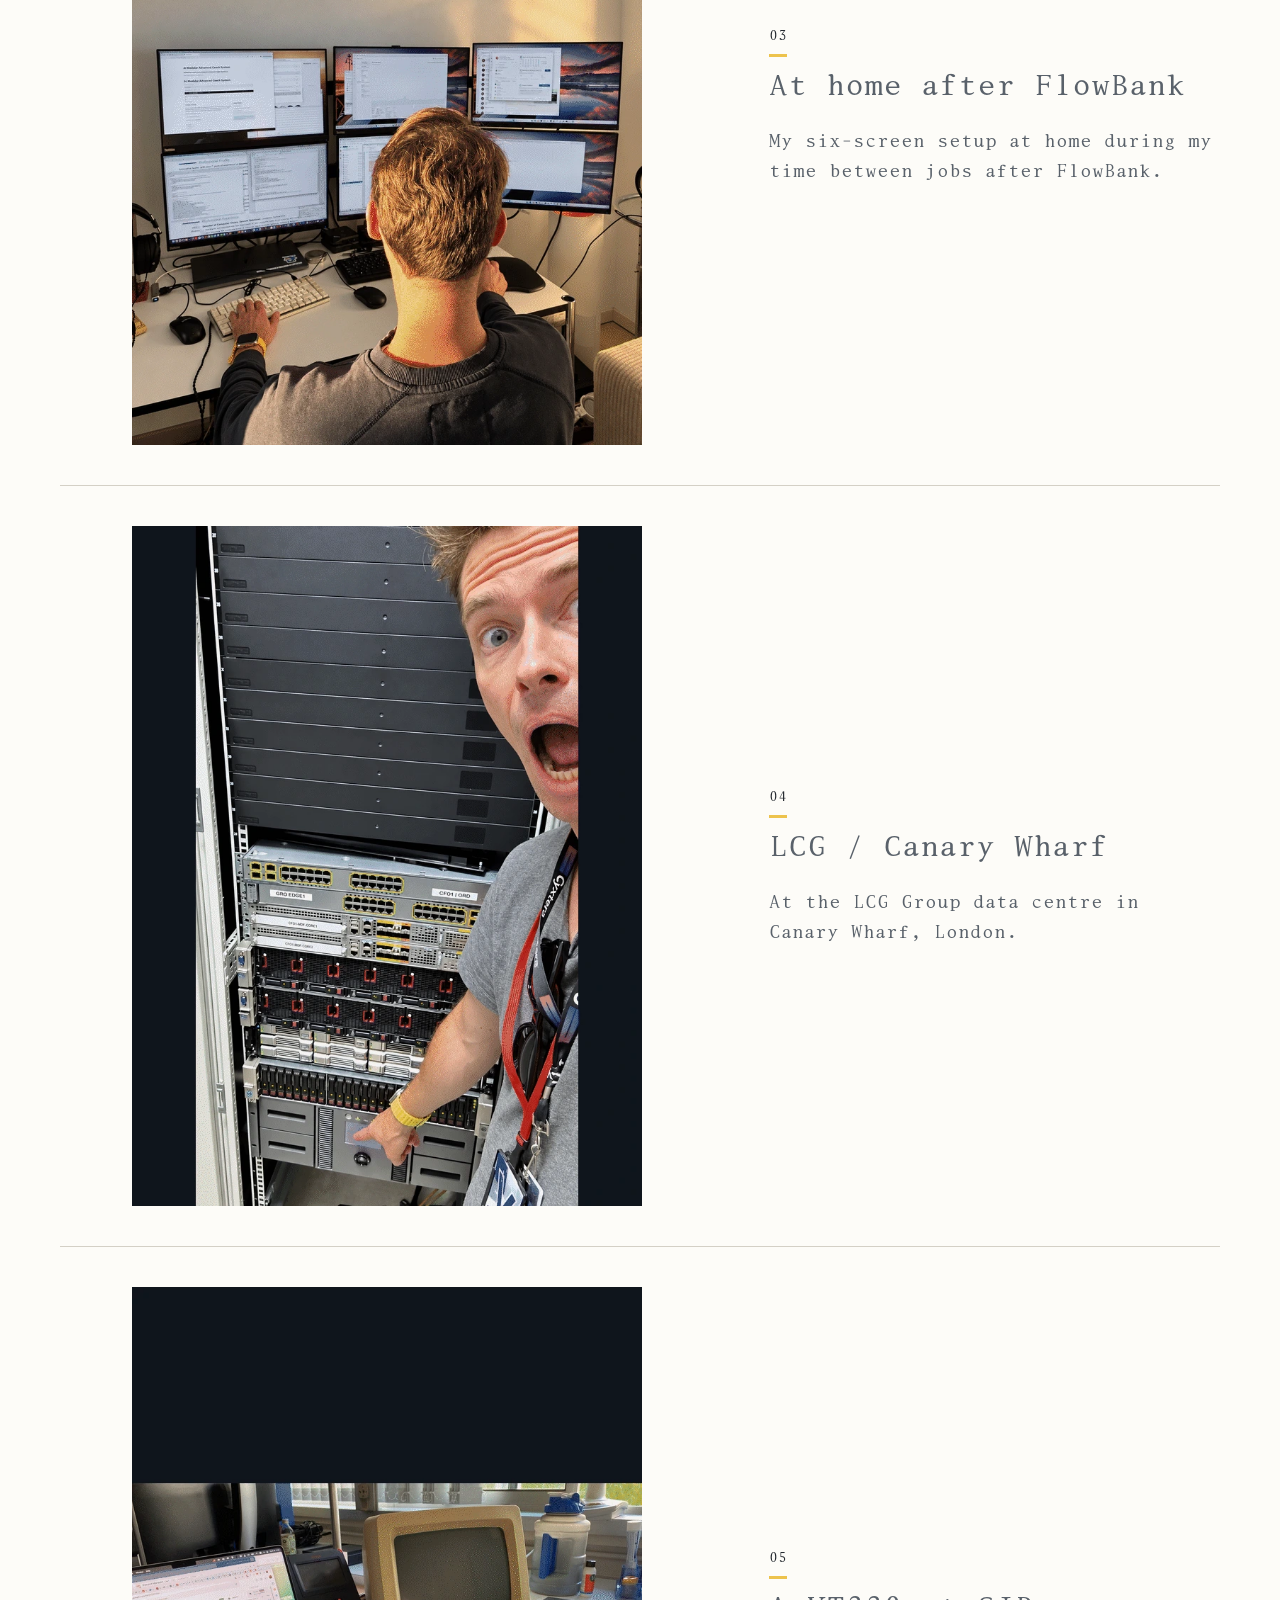
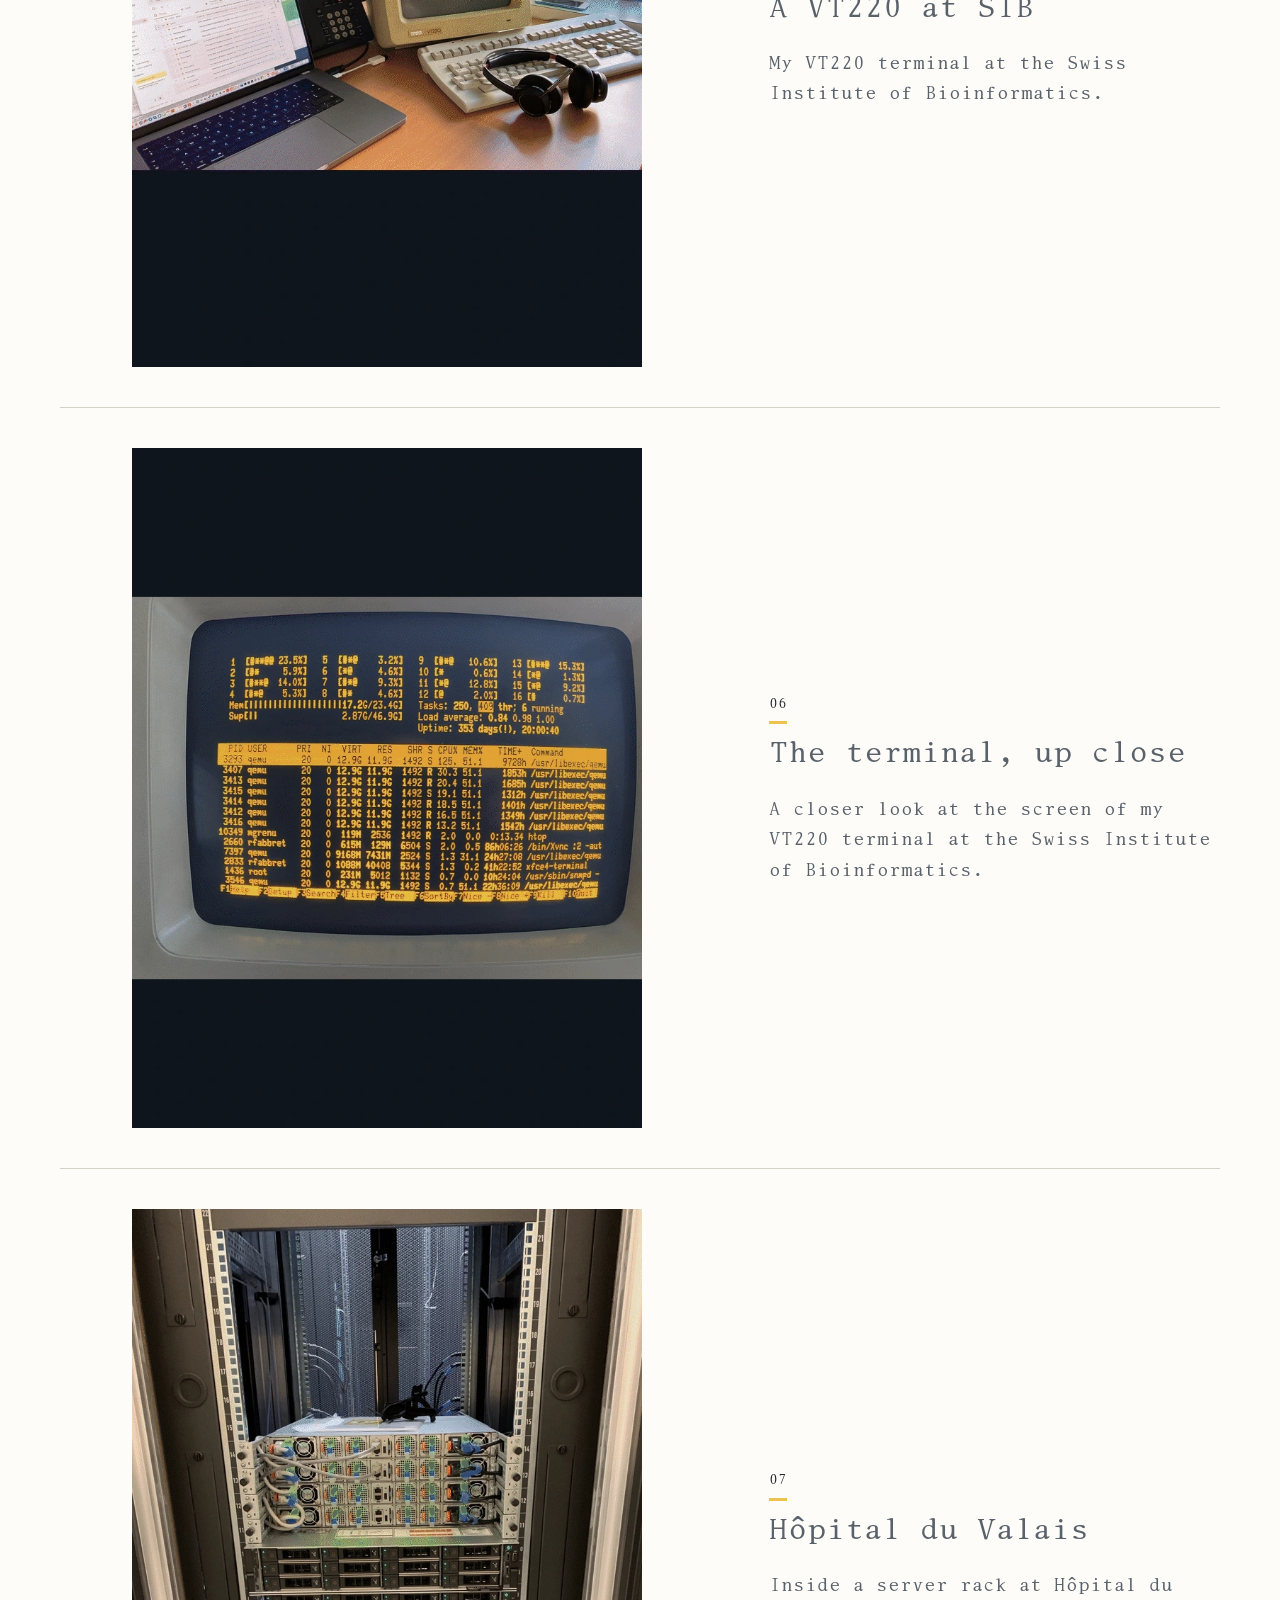
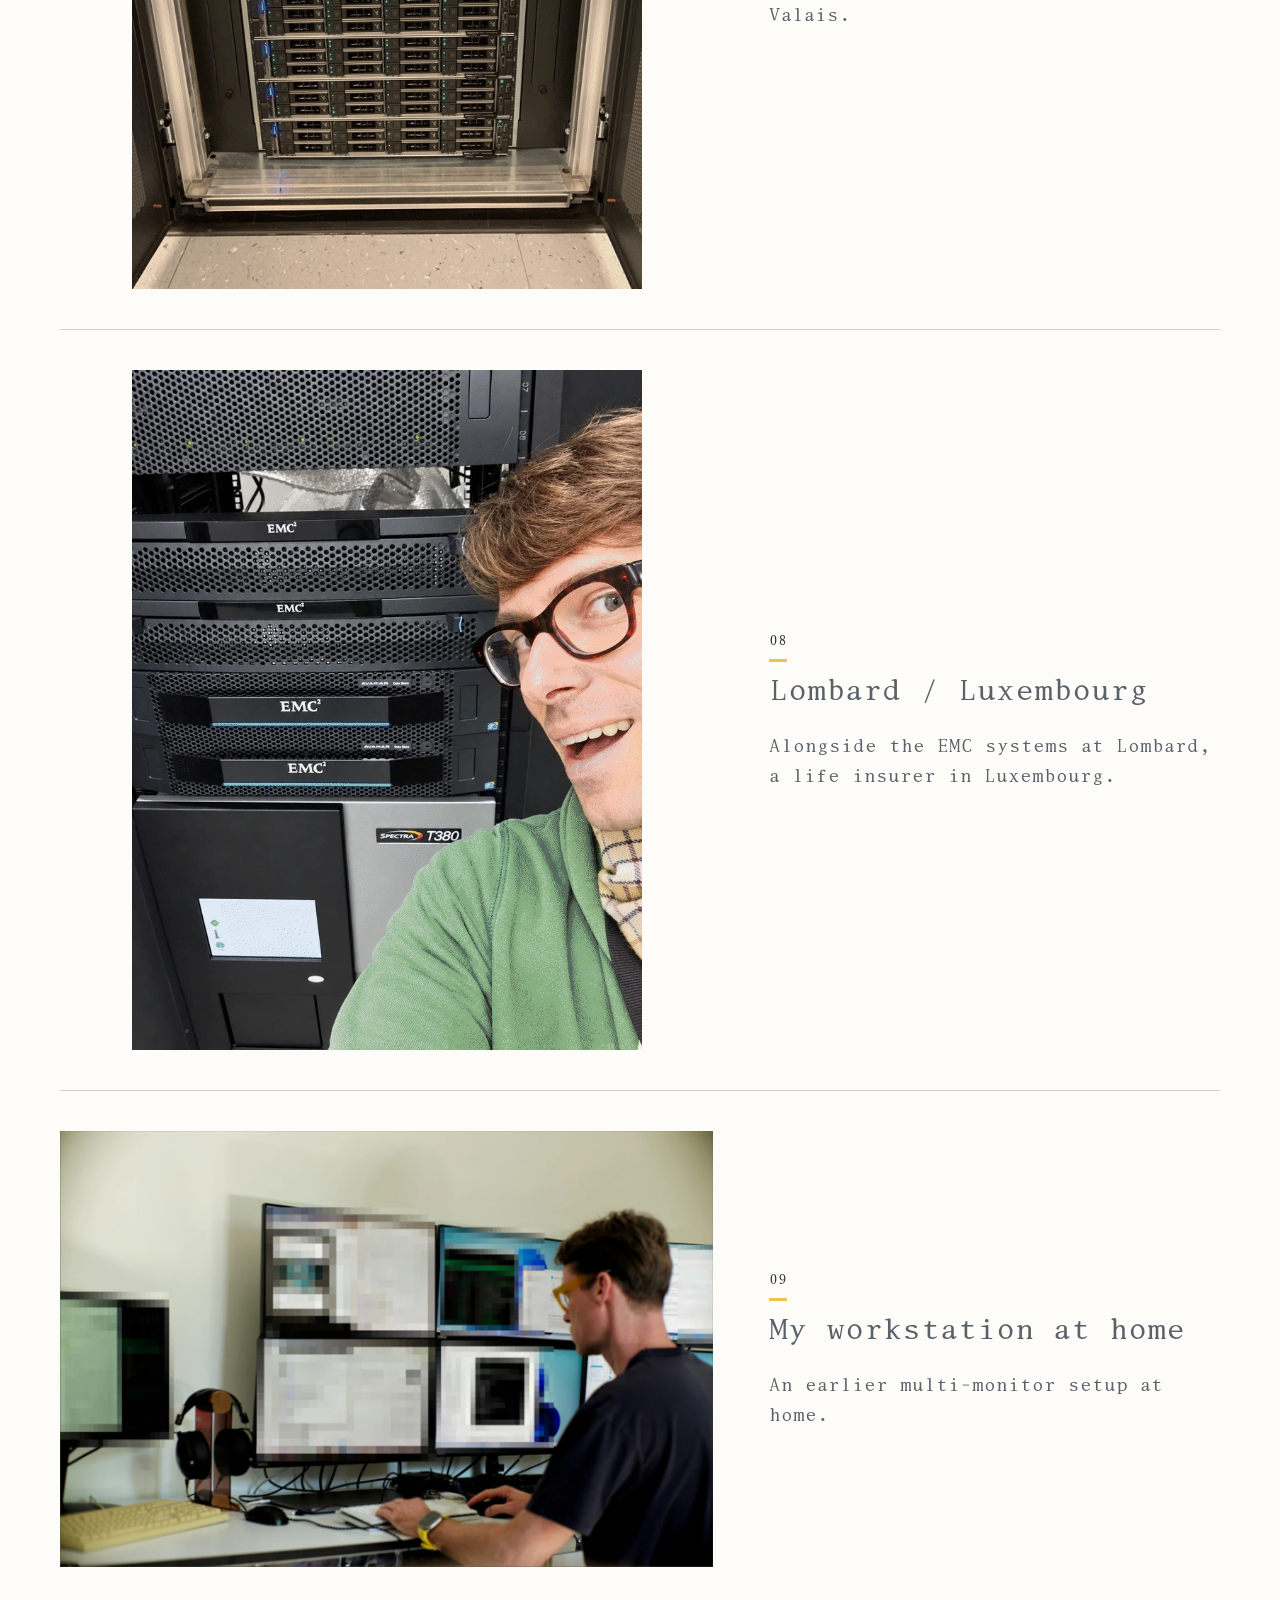
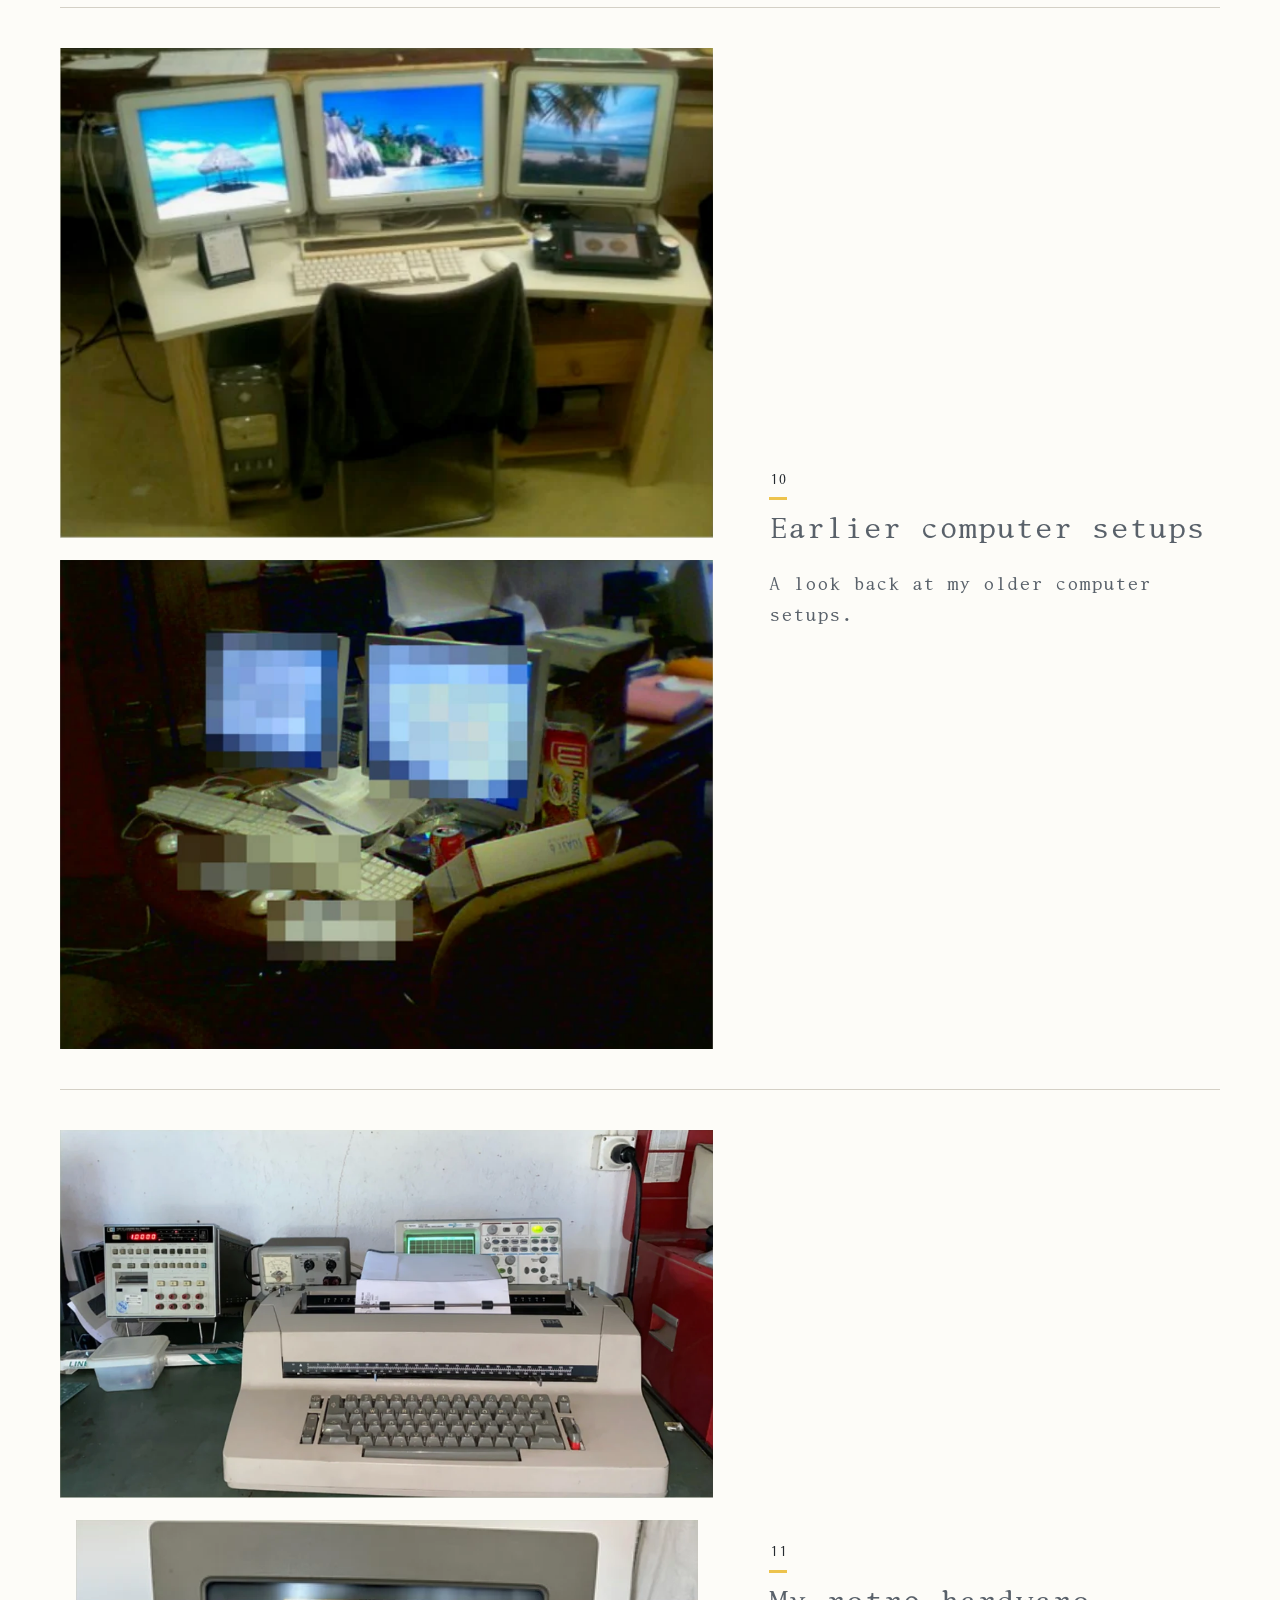
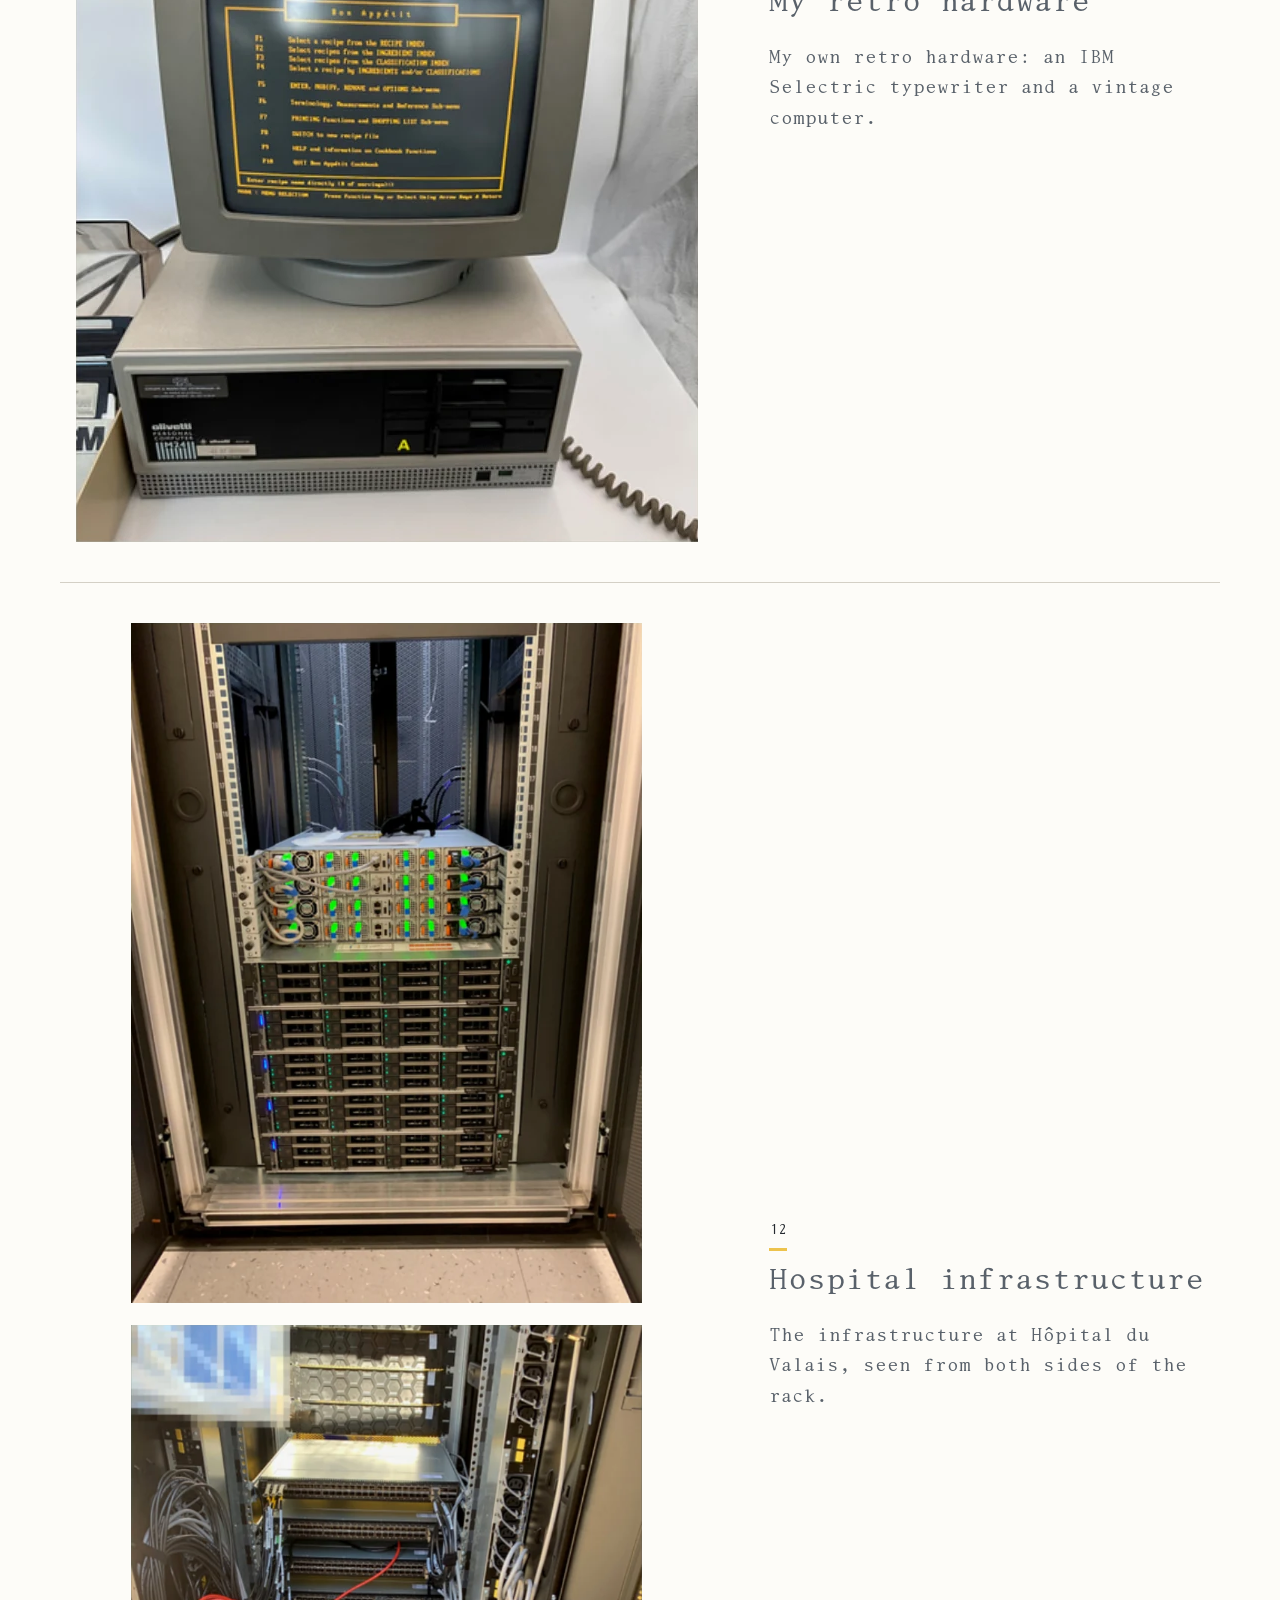
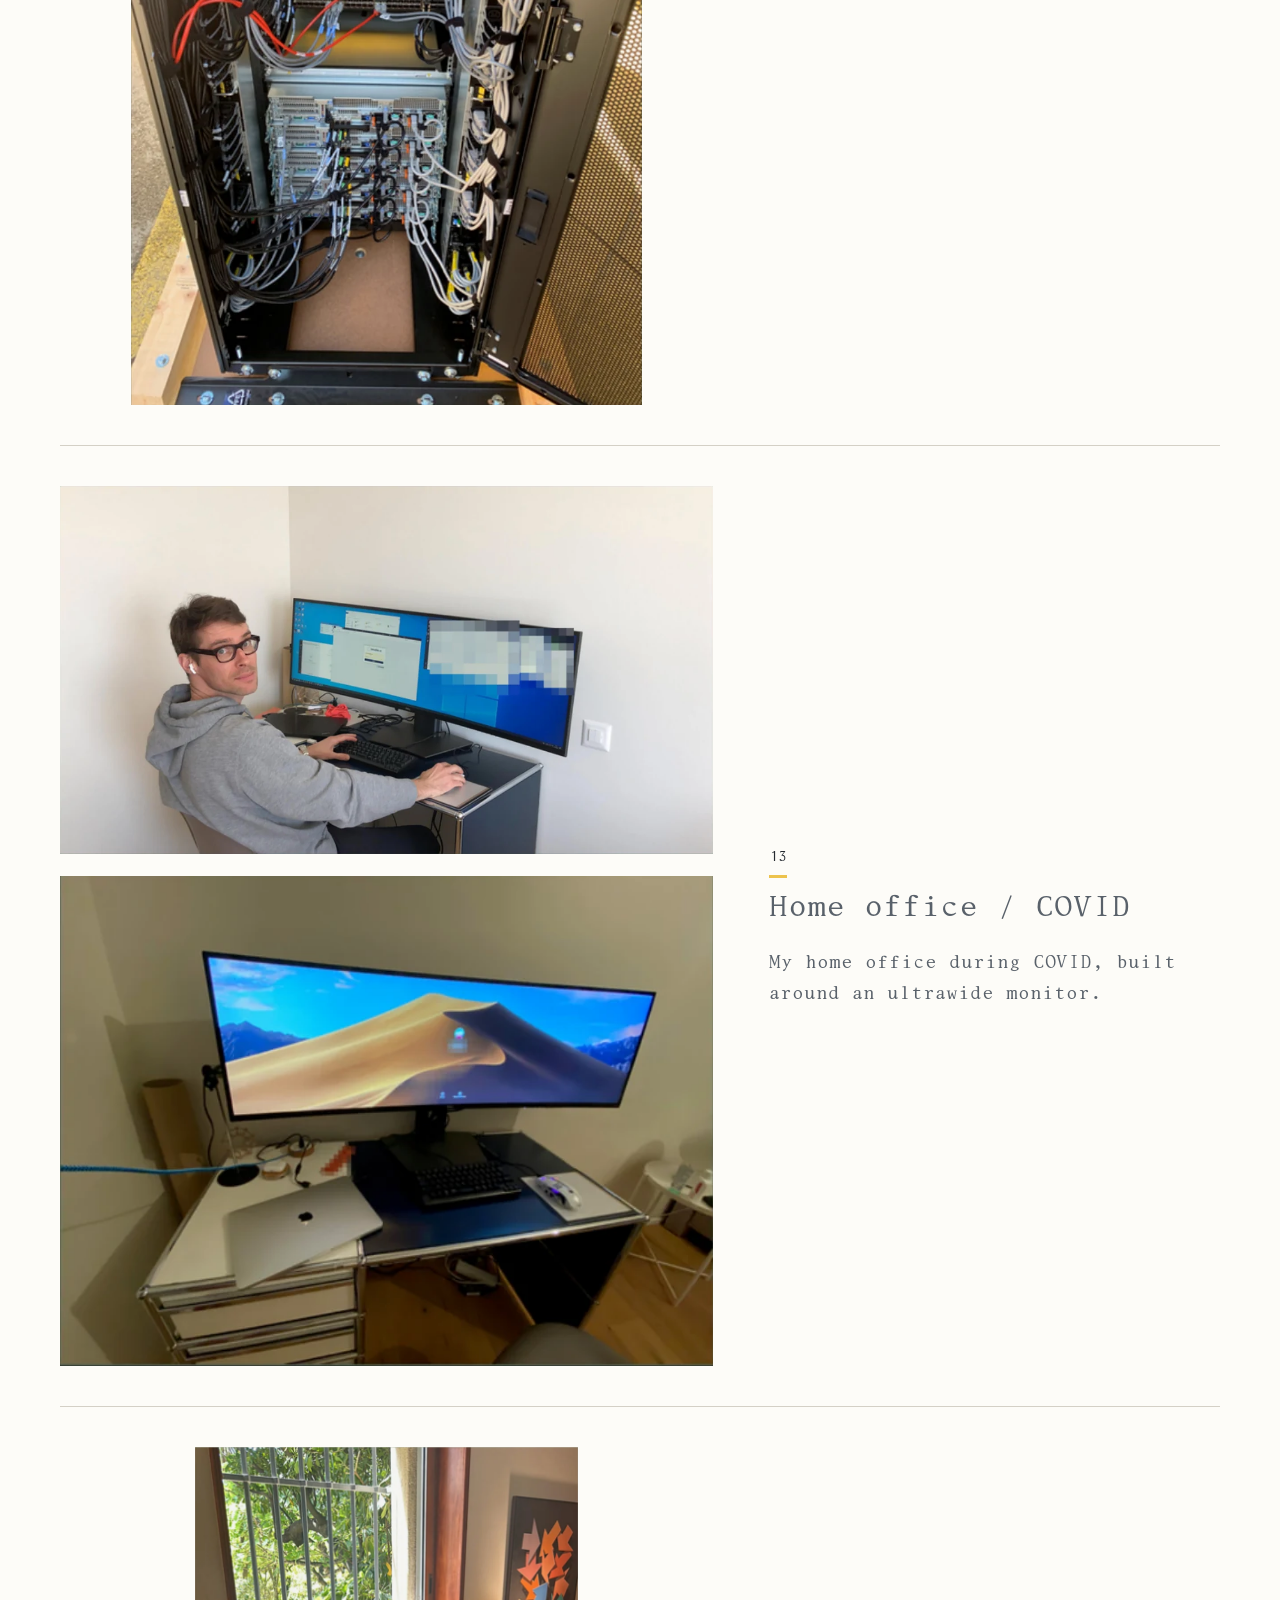
<file: personal.html>
<!DOCTYPE html>

<html lang="en">
<head>
<meta charset="utf-8"/>
<meta content="width=device-width, initial-scale=1" name="viewport"/>
<meta content="Photographs and personal moments from Maxime Grenu’s archive." name="description"/>
<meta content="Beyond the CV | Maxime Grenu" property="og:title"/>
<meta content="From the yellow staff badge to travels, portraits and social events." property="og:description"/>
<meta content="https://cluster2600.github.io/assets/maxime-grenu-portrait-2026.png" property="og:image"/>
<meta content="https://cluster2600.github.io/personal.html" property="og:url"/>
<meta content="summary_large_image" name="twitter:card"/>
<title>Beyond the CV | Maxime Grenu</title>
<link as="font" crossorigin="" href="assets/fonts/SelectricMono.otf" rel="preload" type="font/otf"/>
<link href="styles.css?v=software-navigation-22" rel="stylesheet"/>
<link href="editorial.css?v=26" rel="stylesheet"/></head>
<body class="personal-page">
<a class="skip-link" href="#top">Skip to content</a>
<header class="site-header">
<a aria-label="Maxime Grenu home" class="header-arms" href="index.html">
<img alt="Grenus family coat of arms" decoding="async" height="1269" src="assets/grenus-family-arms.png" width="1240"/>
</a>
<nav aria-label="Primary navigation"><a href="experience.html">Experience</a><a href="software.html">Software</a><a href="writing.html">Writing</a><a aria-current="page" href="personal.html">Beyond the CV</a><a href="index.html#contact">Contact</a><a class="nav-malt" href="https://en.malt.ch/profile/maximegrenu" rel="noreferrer" target="_blank">Hire me on Malt ↗</a></nav>
</header>
<main id="top">
<section aria-labelledby="personal-title" class="personal-intro">
<p class="eyebrow">The personal notebook</p>
<h1 id="personal-title">Beyond the CV</h1>
<p>Web projects, old staff badges, desks, travels and evenings out. A few interests and moments from the years behind the professional profile.</p>
<a class="button" href="index.html">← Back to my professional profile</a>
<div class="section-links"><a href="#hobby-sites">Web projects</a><a href="#archive">Photographs</a><a href="#social-events">Social events</a></div></section>
<section aria-labelledby="hobby-sites-title" id="hobby-sites">
<div class="section-intro">
<h2 id="hobby-sites-title">Web projects</h2>
<p>Web projects I build in my own time.</p>
</div>
<div class="project-list hobby-projects">
<article>
<h3><a href="https://kept.vote/" rel="noreferrer" target="_blank">kept.vote</a></h3>
<p>A political promise tracker that compares campaign commitments with actions and primary sources, with evidence and progress for each promise.</p>
<figure class="project-illustration">
<a aria-label="Visit kept.vote" class="project-preview" href="https://kept.vote/" rel="noreferrer" target="_blank">
<img alt="Editorial illustration of a diverse crowd of European political figures, past and present" decoding="async" height="1024" loading="eager" src="assets/projects/kept-politicians.png" width="1536"/>
</a>
<figcaption>AI-generated editorial illustration.</figcaption>
</figure>
<details class="live-preview">
<summary>Preview the live tracker</summary>
<a aria-label="Explore the live kept.vote tracker" class="project-preview" href="https://kept.vote/" rel="noreferrer" target="_blank">
<img alt="The live kept.vote homepage, showing its promise tracker and interactive map of Europe" decoding="async" height="712" loading="lazy" src="assets/projects/kept-live.png" width="1265"/>
</a>
</details>
</article>
<article>
<h3><a href="https://ted-bot-j30-report.pages.dev/" rel="noreferrer" target="_blank">TED — public procurement signals</a></h3>
<p>I built a scanner that follows European public contract awards, matches winners to listed small-cap companies and flags contracts that are large relative to their revenue. Telegram alerts lead into a web dashboard that tracks share-price performance after 30 days.</p>
<p class="project-stack">Python · SQLite · OCI · Telegram · Cloudflare Pages</p>
<div class="project-links">
<a href="https://ted-bot-j30-report.pages.dev/" rel="noreferrer" target="_blank">View the dashboard</a>
<a href="https://github.com/cluster2600/ted_bot" rel="noreferrer" target="_blank">Source &amp; documentation</a>
</div>
<a aria-label="Visit TED Market Signals" class="project-preview" href="https://ted-bot-j30-report.pages.dev/" rel="noreferrer" target="_blank">
<img alt="The TED Market Signals dashboard, showing public procurement signals and their 30-day follow-up" decoding="async" height="712" loading="lazy" src="assets/projects/ted-live.png" width="1265"/>
</a>
</article>
<article>
<h3><a href="https://partirunjoursansretour.com/" rel="noreferrer" target="_blank">partirunjoursansretour.com</a></h3>
<p>A French-language guide to moving abroad from France or Belgium, with destination comparisons, departure checklists and information on tax and administrative steps.</p>
<a aria-label="Visit Partir un jour sans retour" class="project-preview" href="https://partirunjoursansretour.com/" rel="noreferrer" target="_blank">
<img alt="The live Partir un jour sans retour homepage and its illustrated introduction to moving abroad" decoding="async" height="712" loading="lazy" src="assets/projects/partirunjoursansretour-live.png" width="1265"/>
</a>
</article>
<article>
<h3><a href="https://porschefanatics.com/" rel="noreferrer" target="_blank">porschefanatics.com</a></h3>
<p>An independent Porsche parts atlas bringing together factory references, aftermarket parts, technical documentation and specialists, with sources attached.</p>
<a aria-label="Visit Porsche Fanatics" class="project-preview" href="https://porschefanatics.com/" rel="noreferrer" target="_blank">
<img alt="The live Porsche Fanatics homepage, with a red classic Porsche and a parts search" decoding="async" height="712" loading="lazy" src="assets/projects/porschefanatics-live.png" width="1265"/>
</a>
</article>
<article>
<h3><a href="https://seekingheir.com/" rel="noreferrer" target="_blank">seekingheir.com</a></h3>
<p>A platform connecting people who want to pass on a business, a collection or a life's work with potential successors. Contact details are shared after mutual acceptance, with an advisor directory for the next steps.</p>
<a aria-label="Visit Seeking Heir" class="project-preview" href="https://seekingheir.com/" rel="noreferrer" target="_blank">
<img alt="The live Seeking Heir homepage, illustrating succession with the handover of a classic Porsche" decoding="async" height="712" loading="lazy" src="assets/projects/seekingheir-live.png" width="1265"/>
</a>
</article>
</div>
</section>
<section aria-labelledby="archive-title" id="archive">
<div class="section-intro">
<h2 id="archive-title">From the archive</h2>
<p>Browse at your own pace. Open any photo to see it at full size.</p>
</div>
<div class="archive-grid">
<figure class="archive-photo" id="photo-01">
<a aria-label="Open archive photo 1 at full size" href="assets/career-archive/photo-01.webp" rel="noreferrer" target="_blank">
<img alt="Yellow and red TBWA staff badge bearing the name Maxime Grenu." decoding="async" height="960" loading="lazy" src="assets/career-archive/photo-01.webp" width="720"/>
</a>
<figcaption><span class="archive-number">01</span><h3>The yellow badge</h3><p> My yellow-and-red staff badge from TBWA.</p></figcaption>
</figure>
<figure class="archive-photo" id="photo-02">
<a aria-label="Open archive photo 2 at full size" href="assets/career-archive/photo-02.webp" rel="noreferrer" target="_blank">
<img alt="At a Spartan obstacle race in the canton of Vaud, Switzerland, in 2025, wearing a finisher medal, cap and sunglasses." decoding="async" height="960" loading="lazy" src="assets/career-archive/photo-02.webp" width="720"/>
</a>
<figcaption><span class="archive-number">02</span><h3>Spartan, Vaud / 2025</h3><p> Spartan obstacle race, canton of Vaud, Switzerland, 2025. Medal around my neck and a smile after the effort.</p></figcaption>
</figure>
<figure class="archive-photo" id="photo-03">
<a aria-label="Open archive photo 3 at full size" href="assets/career-archive/photo-03.webp" rel="noreferrer" target="_blank">
<img alt="Six-monitor workstation at home during my time between jobs after FlowBank." decoding="async" height="960" loading="lazy" src="assets/career-archive/photo-03.webp" width="720"/>
</a>
<figcaption><span class="archive-number">03</span><h3>At home after FlowBank</h3><p> My six-screen setup at home during my time between jobs after FlowBank.</p></figcaption>
</figure>
<figure class="archive-photo" id="photo-04">
<a aria-label="Open archive photo 4 at full size" href="assets/career-archive/photo-04.webp" rel="noreferrer" target="_blank">
<img alt="Beside server and network equipment at the LCG Group data centre in Canary Wharf, London." decoding="async" height="960" loading="lazy" src="assets/career-archive/photo-04.webp" width="720"/>
</a>
<figcaption><span class="archive-number">04</span><h3>LCG / Canary Wharf</h3><p> At the LCG Group data centre in Canary Wharf, London.</p></figcaption>
</figure>
<figure class="archive-photo" id="photo-05">
<a aria-label="Open archive photo 5 at full size" href="assets/career-archive/photo-05.webp" rel="noreferrer" target="_blank">
<img alt="VT220 terminal on my desk at the Swiss Institute of Bioinformatics." decoding="async" height="960" loading="lazy" src="assets/career-archive/photo-05.webp" width="720"/>
</a>
<figcaption><span class="archive-number">05</span><h3>A VT220 at SIB</h3><p> My VT220 terminal at the Swiss Institute of Bioinformatics.</p></figcaption>
</figure>
<figure class="archive-photo" id="photo-06">
<a aria-label="Open archive photo 6 at full size" href="assets/career-archive/photo-06.webp" rel="noreferrer" target="_blank">
<img alt="Close-up of the VT220 terminal screen at the Swiss Institute of Bioinformatics, displaying amber text." decoding="async" height="960" loading="lazy" src="assets/career-archive/photo-06.webp" width="720"/>
</a>
<figcaption><span class="archive-number">06</span><h3>The terminal, up close</h3><p> A closer look at the screen of my VT220 terminal at the Swiss Institute of Bioinformatics.</p></figcaption>
</figure>
<figure class="archive-photo" id="photo-07">
<a aria-label="Open archive photo 7 at full size" href="assets/career-archive/photo-07.webp" rel="noreferrer" target="_blank">
<img alt="Open server rack at Hôpital du Valais." decoding="async" height="960" loading="lazy" src="assets/career-archive/photo-07.webp" width="720"/>
</a>
<figcaption><span class="archive-number">07</span><h3>Hôpital du Valais</h3><p> Inside a server rack at Hôpital du Valais.</p></figcaption>
</figure>
<figure class="archive-photo" id="photo-08">
<a aria-label="Open archive photo 8 at full size" href="assets/career-archive/photo-08.webp" rel="noreferrer" target="_blank">
<img alt="Beside EMC equipment at Lombard, a life insurer in Luxembourg." decoding="async" height="960" loading="lazy" src="assets/career-archive/photo-08.webp" width="720"/>
</a>
<figcaption><span class="archive-number">08</span><h3>Lombard / Luxembourg</h3><p> Alongside the EMC systems at Lombard, a life insurer in Luxembourg.</p></figcaption>
</figure>
<figure class="archive-photo" id="photo-09">
<div class="archive-media"><a aria-label="Open photograph at full size" href="assets/archive-photos/page-01-photo-1.svg" rel="noreferrer" target="_blank"><img alt="Photo notebook showing an earlier multi-monitor workstation at home." decoding="async" height="942" loading="lazy" src="assets/archive-photos/page-01-photo-1.svg" width="1412"/></a></div>
<figcaption><span class="archive-number">09</span><h3>My workstation at home</h3><p> An earlier multi-monitor setup at home.</p></figcaption>
</figure>
<figure class="archive-photo" id="photo-10">
<div class="archive-media"><a aria-label="Open photograph at full size" href="assets/archive-photos/page-02-photo-1.svg" rel="noreferrer" target="_blank"><img alt="Two photographs of older computer desks and monitors." decoding="async" height="534" loading="lazy" src="assets/archive-photos/page-02-photo-1.svg" width="712"/></a><a aria-label="Open photograph at full size" href="assets/archive-photos/page-02-photo-2.svg" rel="noreferrer" target="_blank"><img alt="Two photographs of older computer desks and monitors." decoding="async" height="635" loading="lazy" src="assets/archive-photos/page-02-photo-2.svg" width="848"/></a></div>
<figcaption><span class="archive-number">10</span><h3>Earlier computer setups</h3><p> A look back at my older computer setups.</p></figcaption>
</figure>
<figure class="archive-photo" id="photo-11">
<div class="archive-media"><a aria-label="Open photograph at full size" href="assets/archive-photos/page-03-photo-1.svg" rel="noreferrer" target="_blank"><img alt="Photo notebook showing my IBM Selectric typewriter and vintage computer." decoding="async" height="668" loading="lazy" src="assets/archive-photos/page-03-photo-1.svg" width="1186"/></a><a aria-label="Open photograph at full size" href="assets/archive-photos/page-03-photo-2.svg" rel="noreferrer" target="_blank"><img alt="Photo notebook showing my IBM Selectric typewriter and vintage computer." decoding="async" height="622" loading="lazy" src="assets/archive-photos/page-03-photo-2.svg" width="622"/></a></div>
<figcaption><span class="archive-number">11</span><h3>My retro hardware</h3><p> My own retro hardware: an IBM Selectric typewriter and a vintage computer.</p></figcaption>
</figure>
<figure class="archive-photo" id="photo-12">
<div class="archive-media"><a aria-label="Open photograph at full size" href="assets/archive-photos/page-04-photo-1.svg" rel="noreferrer" target="_blank"><img alt="Front and rear views of server racks and cabling at Hôpital du Valais." decoding="async" height="907" loading="lazy" src="assets/archive-photos/page-04-photo-1.svg" width="681"/></a><a aria-label="Open photograph at full size" href="assets/archive-photos/page-04-photo-2.svg" rel="noreferrer" target="_blank"><img alt="Front and rear views of server racks and cabling at Hôpital du Valais." decoding="async" height="907" loading="lazy" src="assets/archive-photos/page-04-photo-2.svg" width="682"/></a></div>
<figcaption><span class="archive-number">12</span><h3>Hospital infrastructure</h3><p> The infrastructure at Hôpital du Valais, seen from both sides of the rack.</p></figcaption>
</figure>
<figure class="archive-photo" id="photo-14">
<div class="archive-media"><a aria-label="Open photograph at full size" href="assets/archive-photos/page-06-photo-1.svg" rel="noreferrer" target="_blank"><img alt="The COVID home setup. Two photographs of a home office with an ultrawide monitor." decoding="async" height="652" loading="lazy" src="assets/archive-photos/page-06-photo-1.svg" width="1158"/></a><a aria-label="Open photograph at full size" href="assets/archive-photos/page-06-photo-2.svg" rel="noreferrer" target="_blank"><img alt="The COVID home setup. Two photographs of a home office with an ultrawide monitor." decoding="async" height="552" loading="lazy" src="assets/archive-photos/page-06-photo-2.svg" width="736"/></a></div>
<figcaption><span class="archive-number">13</span><h3>Home office / COVID</h3><p> My home office during COVID, built around an ultrawide monitor.</p></figcaption>
</figure>
<figure class="archive-photo" id="photo-15">
<div class="archive-media"><a aria-label="Open photograph at full size" href="assets/archive-photos/page-07-photo-1.svg" rel="noreferrer" target="_blank"><img alt="The boss summer setup. A sunlit desk with two monitors beside a garden window." decoding="async" height="1376" loading="lazy" src="assets/archive-photos/page-07-photo-1.svg" width="774"/></a></div>
<figcaption><span class="archive-number">14</span><h3>Geneva to Saint-Tropez</h3><p> The trading setup didn’t fit in the helicopter. I drove from Geneva to Saint-Tropez to install it so my boss could trade while on holiday.</p></figcaption>
</figure>
<figure class="archive-photo" id="photo-16">
<div class="archive-media"><a aria-label="Open photograph at full size" href="assets/archive-photos/page-08-photo-1.svg" rel="noreferrer" target="_blank"><img alt="Office selfie at my IT desk at Hôpital du Valais." decoding="async" height="794" loading="lazy" src="assets/archive-photos/page-08-photo-1.svg" width="1411"/></a></div>
<figcaption><span class="archive-number">15</span><h3>At my hospital IT desk</h3><p> At my IT desk at Hôpital du Valais.</p></figcaption>
</figure>
<figure class="archive-photo" id="photo-17">
<div class="archive-media"><a aria-label="Open photograph at full size" href="assets/archive-photos/page-09-photo-1.svg" rel="noreferrer" target="_blank"><img alt="Portrait in a white uniform during a week of immersion in cardiology at Hôpital du Valais." decoding="async" height="1032" loading="lazy" src="assets/archive-photos/page-09-photo-1.svg" width="774"/></a></div>
<figcaption><span class="archive-number">16</span><h3>A week in cardiology</h3><p> A week immersed in cardiology at Hôpital du Valais to better understand the work of the hospital teams.</p></figcaption>
</figure>
<figure class="archive-photo" id="photo-18">
<div class="archive-media"><a aria-label="Open photograph at full size" href="assets/archive-photos/page-10-photo-1.svg" rel="noreferrer" target="_blank"><img alt="Illuminated street in Shinjuku, Tokyo, from my time living in Japan between 2003 and 2005." decoding="async" height="1306" loading="lazy" src="assets/archive-photos/page-10-photo-1.svg" width="980"/></a></div>
<figcaption><span class="archive-number">17</span><h3>Living in Japan / 2003–2005</h3><p> Shinjuku, Tokyo, from my time living in Japan between 2003 and 2005.</p></figcaption>
</figure>
<figure class="archive-photo" id="photo-19">
<div class="archive-media"><a aria-label="Open photograph at full size" href="assets/archive-photos/page-11-photo-1.svg" rel="noreferrer" target="_blank"><img alt="Evening photograph at my desk at ERI, with a computer, lamp and books." decoding="async" height="793" loading="lazy" src="assets/archive-photos/page-11-photo-1.svg" width="1411"/></a></div>
<figcaption><span class="archive-number">18</span><h3>At my desk at ERI</h3><p> At my desk at ERI.</p></figcaption>
</figure>
<figure class="archive-photo" id="photo-20">
<a aria-label="Open archive photo 20 at full size" href="assets/facebook/FB01052.jpg" rel="noreferrer" target="_blank">
<img alt="Six people posing together in an office" decoding="async" height="453" loading="lazy" src="assets/facebook/FB01052.jpg" width="604"/>
</a>
<figcaption><span class="archive-number">19</span><h3>Johnson Controls</h3><p> French speakers’ day at Johnson Controls.</p></figcaption>
</figure>
<figure class="archive-photo" id="photo-21">
<a aria-label="Open archive photo 21 at full size" href="assets/facebook/FB04362.jpg" rel="noreferrer" target="_blank">
<img alt="Mirror portrait in a white uniform during my cardiology immersion at Hôpital du Valais." decoding="async" height="960" loading="lazy" src="assets/facebook/FB04362.jpg" width="720"/>
</a>
<figcaption><span class="archive-number">20</span><h3>Beyond the IT department</h3><p> Another moment from that week in cardiology: getting to know the hospital beyond the IT department.</p></figcaption>
</figure>
<figure class="archive-photo" id="photo-22">
<a aria-label="Open archive photo 22 at full size" href="assets/facebook/FB04229.jpg" rel="noreferrer" target="_blank">
<img alt="Portrait outside a building bearing the Chopard sign" decoding="async" height="960" loading="lazy" src="assets/facebook/FB04229.jpg" width="720"/>
</a>
<figcaption><span class="archive-number">21</span><h3>First day at Chopard</h3><p> My first day as a sysadmin consultant at Chopard.</p></figcaption>
</figure>
<figure class="archive-photo" id="photo-23">
<a aria-label="Open archive photo 23 at full size" href="assets/facebook/FB04999.jpg" rel="noreferrer" target="_blank">
<img alt="Photographer taking a studio portrait" decoding="async" height="1224" loading="lazy" src="assets/facebook/FB04999.jpg" width="1632"/>
</a>
<figcaption><span class="archive-number">22</span><h3>Behind the portrait</h3><p> Behind the scenes of a corporate portrait session with <a href="https://www.1155.sk/" rel="noreferrer" target="_blank">Peter Spurny</a>.</p></figcaption>
</figure>
<figure class="archive-photo" id="photo-24">
<a aria-label="Open archive photo 24 at full size" href="assets/peter-spurny/studio-portrait.jpg" rel="noreferrer" target="_blank">
<img alt="Studio portrait of Maxime Grenu wearing dark glasses, a suit and a patterned tie" decoding="async" height="1032" loading="lazy" src="assets/peter-spurny/studio-portrait.jpg" width="774"/>
</a>
<figcaption><span class="archive-number">23</span><h3>A portrait by Peter Spurny</h3><p> Studio portrait by <a href="https://www.1155.sk/" rel="noreferrer" target="_blank">Peter Spurny</a>.</p></figcaption>
</figure>
<figure class="archive-photo" id="photo-25">
<a aria-label="Open archive photo 25 at full size" href="assets/peter-spurny/magazine-shoot.jpg" rel="noreferrer" target="_blank">
<img alt="Group fashion photograph for a magazine" decoding="async" height="499" loading="lazy" src="assets/peter-spurny/magazine-shoot.jpg" width="604"/>
</a>
<figcaption><span class="archive-number">24</span><h3>Modelling for a magazine</h3><p> Modelling for a magazine. Photo by <a href="https://www.1155.sk/" rel="noreferrer" target="_blank">Peter Spurny</a>.</p></figcaption>
</figure>
<figure class="archive-photo" id="photo-26">
<a aria-label="Open archive photo 26 at full size" href="assets/facebook/FB00952.jpg" rel="noreferrer" target="_blank">
<img alt="Room with vintage computers and television screens" decoding="async" height="1178" loading="lazy" src="assets/facebook/FB00952.jpg" width="2031"/>
</a>
<figcaption><span class="archive-number">25</span><h3>Paris / Apprenticeship</h3><p> My Paris apartment during my apprenticeship.</p></figcaption>
</figure>
<figure class="archive-photo" id="photo-27">
<a aria-label="Open archive photo 27 at full size" href="assets/facebook/FB03057.jpg" rel="noreferrer" target="_blank">
<img alt="Server rack with a cluster error on its status display" decoding="async" height="608" loading="lazy" src="assets/facebook/FB03057.jpg" width="1080"/>
</a>
<figcaption><span class="archive-number">26</span><h3>Almost cluster2600</h3><p> Spotted on a server display: almost my online handle, cluster2600.</p></figcaption>
</figure>
</div>
</section>
<section aria-labelledby="events-title" class="social-events" id="social-events">
<div class="section-intro">
<h2 id="events-title">Social events</h2>
</div>
<div class="event-gallery">
<figure class="event-photo">
<a aria-label="View the Bal de Genève photo at full size" href="assets/events/bal-de-geneve.png" rel="noreferrer" target="_blank">
<img alt="Maxime Grenu in a tuxedo at the Bal de Genève" decoding="async" height="1554" loading="lazy" src="assets/events/bal-de-geneve.png" width="1012"/>
</a>
<figcaption>Bal de Genève</figcaption>
</figure>
<figure class="event-photo">
<a aria-label="View the Bregenz Opera Festival photo at full size" href="assets/events/festival-opera-bregenz.png" rel="noreferrer" target="_blank">
<img alt="Maxime Grenu in a tuxedo at the Bregenz Opera Festival" decoding="async" height="1448" loading="lazy" src="assets/events/festival-opera-bregenz.png" width="1086"/>
</a>
<figcaption>Bregenz Opera Festival</figcaption>
</figure>
<figure class="event-photo">
<a aria-label="View the FlowBank anniversary photo at full size" href="assets/events/anniversaire-flowbank.png" rel="noreferrer" target="_blank">
<img alt="Red-carpet photograph at FlowBank’s anniversary celebration" decoding="async" height="1672" loading="lazy" src="assets/events/anniversaire-flowbank.png" width="941"/>
</a>
<figcaption>FlowBank anniversary</figcaption>
</figure>
</div>
</section>
</main>
<footer class="personal-footer">
<div class="section-intro"><h2>Back to work</h2></div>
<p><a href="index.html">Professional profile</a> · <a href="index.html#contact">Get in touch</a></p>
<p class="colophon">Set in <a href="https://github.com/cluster2600/selectric" rel="noreferrer" target="_blank">Selectric Mono</a>, a typeface by Leonard Mabille.</p>
</footer>
</body>
</html>
</file>
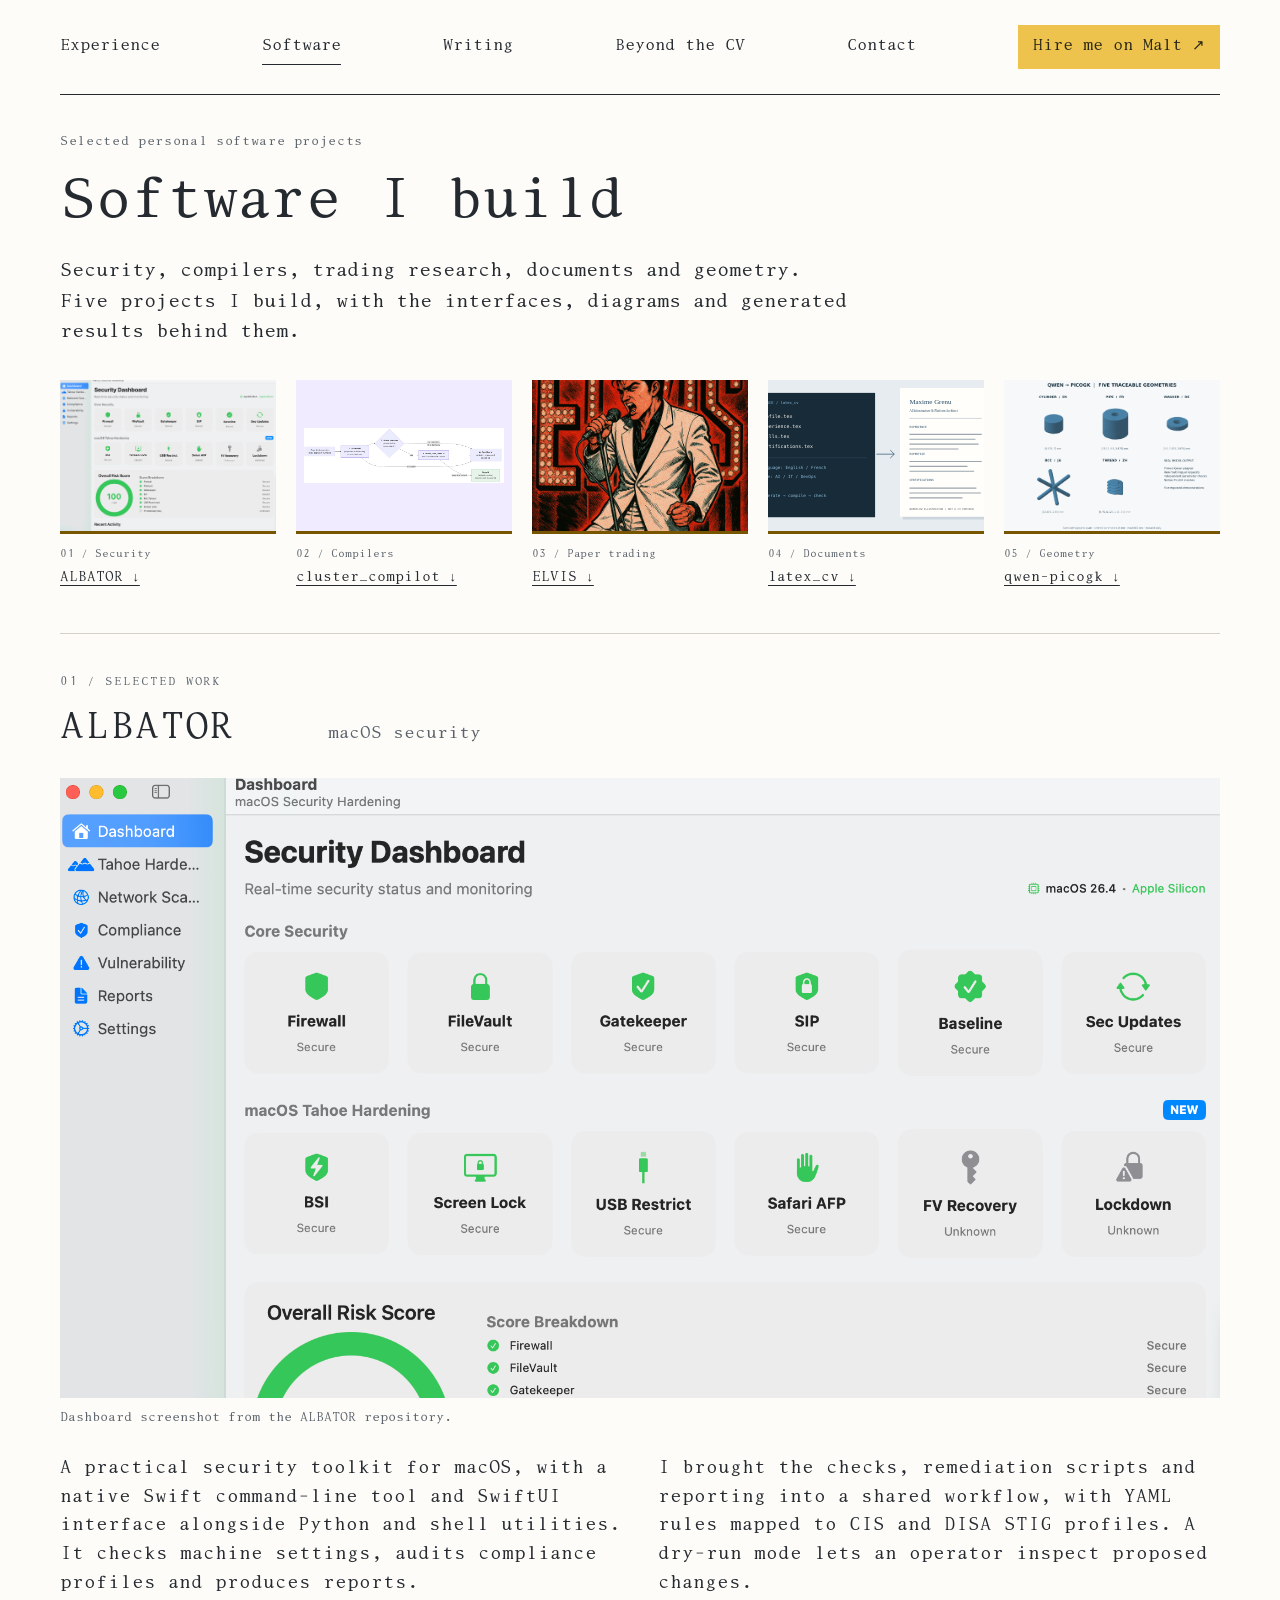
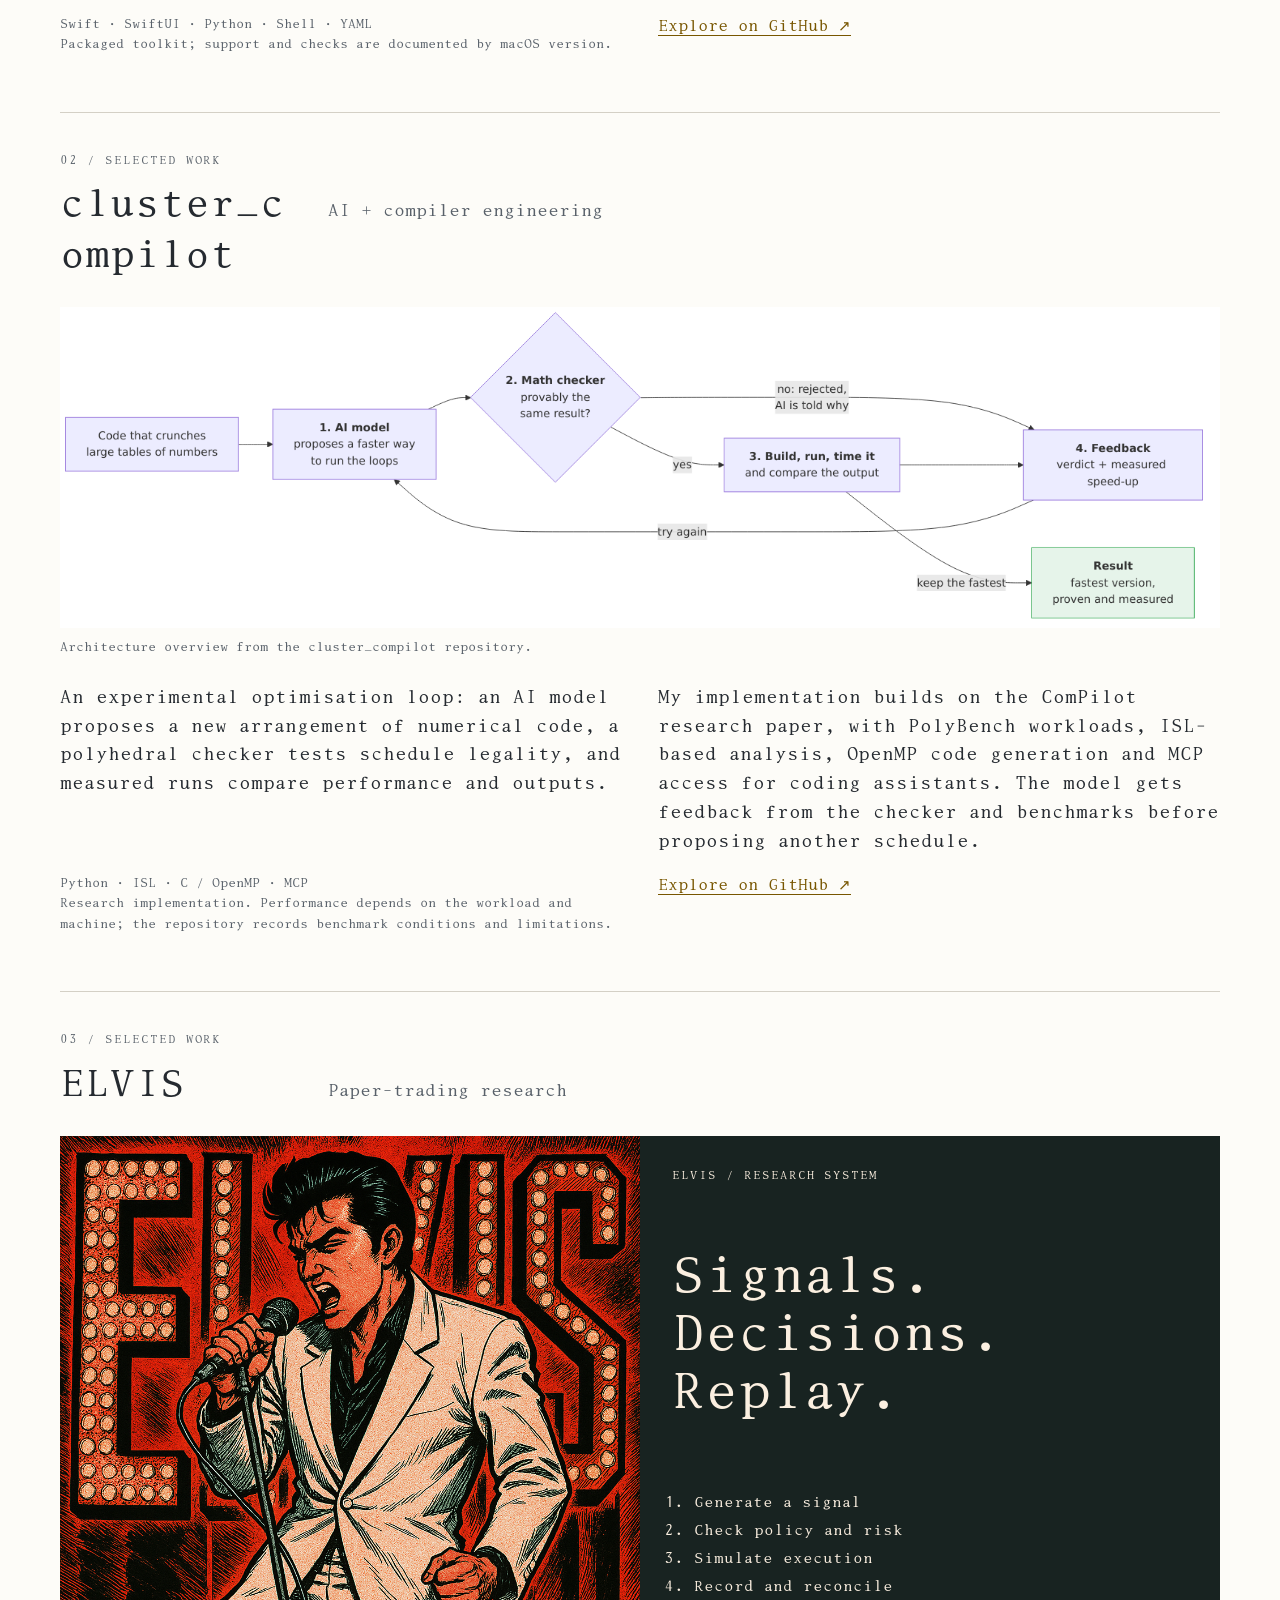
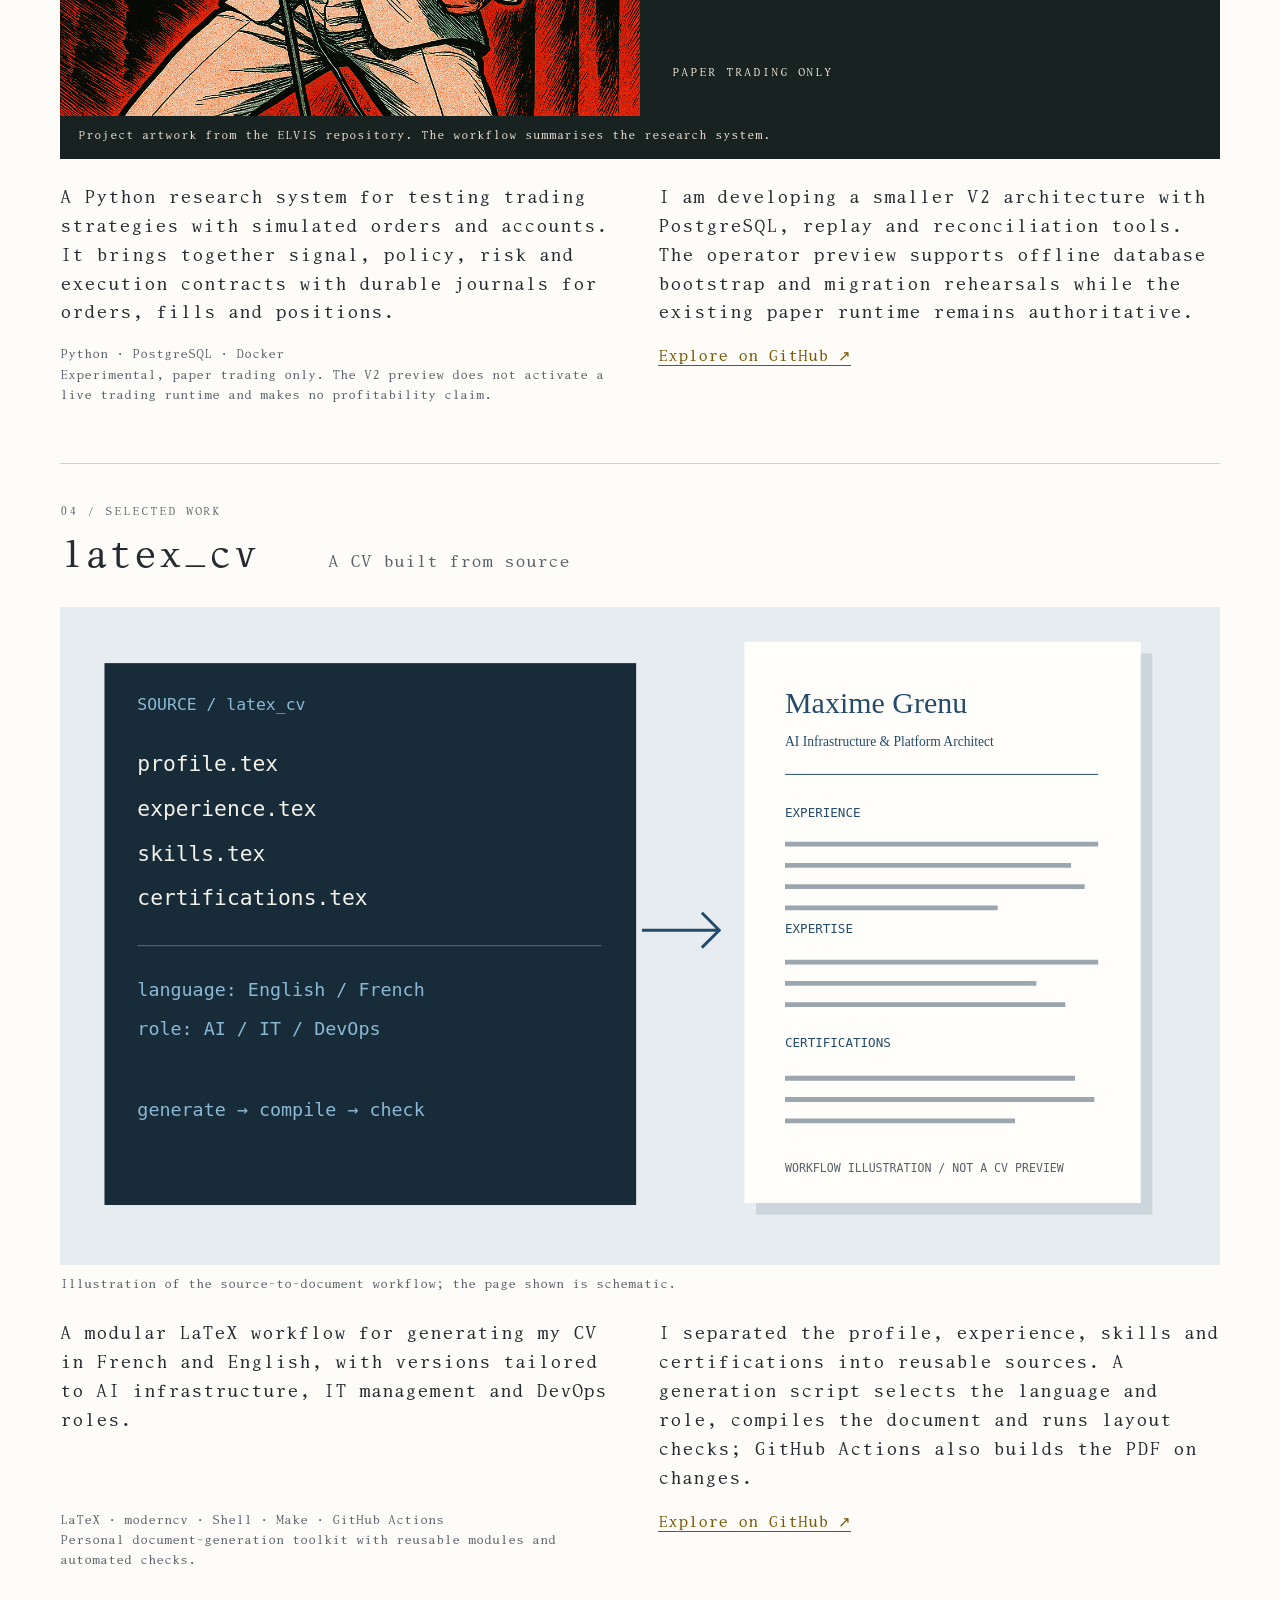
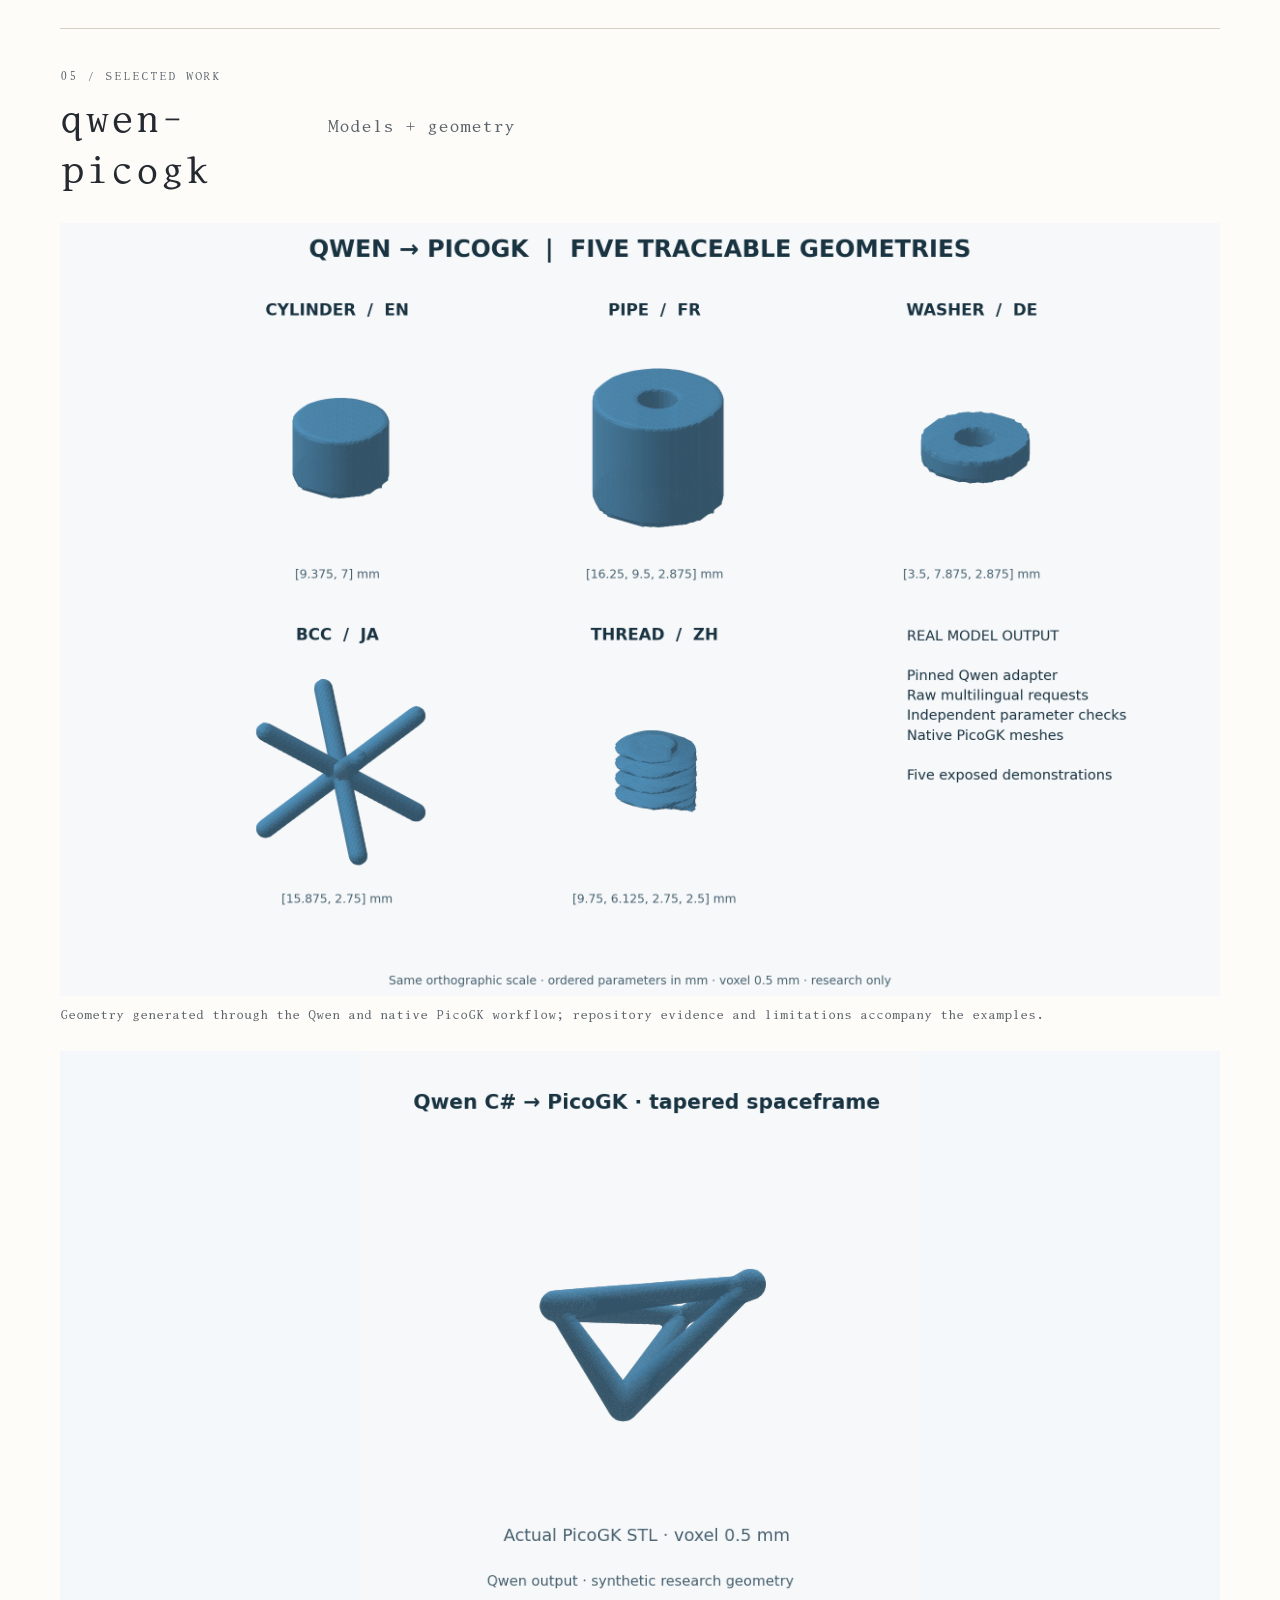
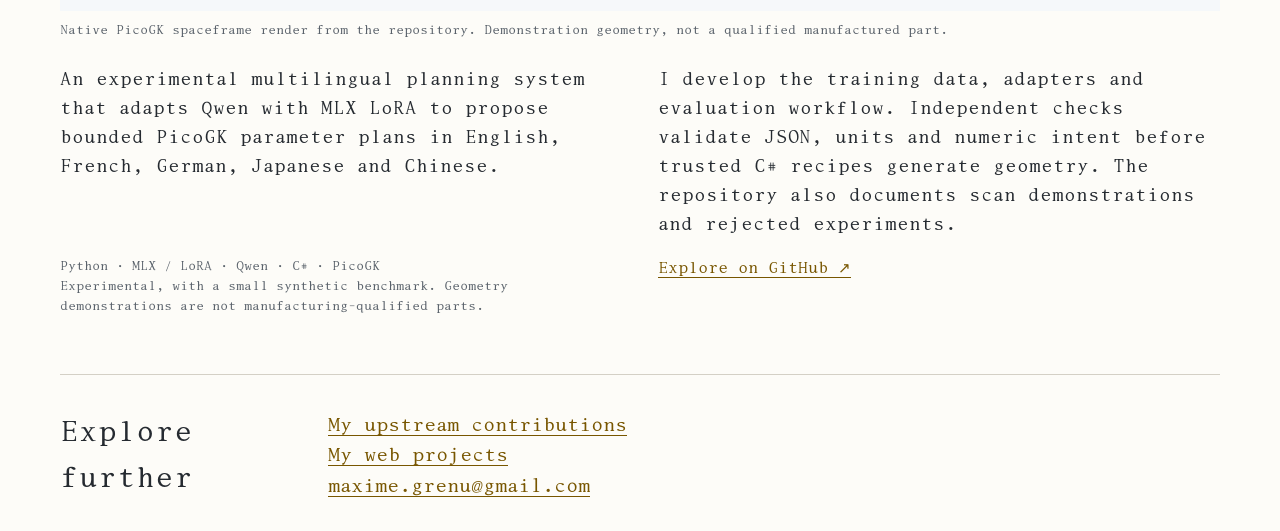
<file: software.html>
<!DOCTYPE html>

<html lang="en"><head><meta charset="utf-8"/><meta content="width=device-width,initial-scale=1" name="viewport"/>
<title>Software I build | Maxime Grenu</title><meta content="Five software projects by Maxime Grenu: macOS security, compiler optimisation, paper-trading research, LaTeX CV generation and multilingual geometry planning." name="description"/>
<link as="font" crossorigin="" href="assets/fonts/SelectricMono.otf" rel="preload" type="font/otf"/><link href="styles.css?v=software-navigation-22" rel="stylesheet"/><link href="software.css?v=visual-22" rel="stylesheet"/><link href="editorial.css?v=26" rel="stylesheet"/></head>
<body class="software-page"><a class="skip-link" href="#top">Skip to content</a>
<header class="site-header"><nav aria-label="Primary navigation"><a href="experience.html">Experience</a><a aria-current="page" href="software.html">Software</a><a href="writing.html">Writing</a><a href="personal.html">Beyond the CV</a><a href="index.html#contact">Contact</a><a class="nav-malt" href="https://en.malt.ch/profile/maximegrenu" rel="noreferrer" target="_blank">Hire me on Malt ↗</a></nav></header>
<main id="top"><section aria-labelledby="software-title" class="software-intro"><p class="eyebrow">Selected personal software projects</p><h1 id="software-title">Software I build</h1><p>Security, compilers, trading research, documents and geometry. Five projects I build, with the interfaces, diagrams and generated results behind them.</p><nav aria-label="Explore the five projects" class="software-index visual-index"><a class="project-thumb thumb-albator" href="#albator"><span class="thumb-image"><img alt="" decoding="async" height="1452" loading="eager" src="assets/software/albator-dashboard.png" width="1976"/></span><span class="thumb-number">01 / Security</span><span class="thumb-title">ALBATOR ↓</span></a><a class="project-thumb thumb-compilot" href="#compilot"><span class="thumb-image"><img alt="" decoding="async" height="434" loading="eager" src="assets/software/compilot-overview.png" width="1568"/></span><span class="thumb-number">02 / Compilers</span><span class="thumb-title">cluster_compilot ↓</span></a><a class="project-thumb thumb-elvis" href="#elvis"><span class="thumb-image"><img alt="" decoding="async" height="1024" loading="eager" src="assets/software/elvis-artwork.png" width="1024"/></span><span class="thumb-number">03 / Paper trading</span><span class="thumb-title">ELVIS ↓</span></a><a class="project-thumb thumb-latex-cv" href="#latex-cv"><span class="thumb-image"><img alt="" decoding="async" loading="eager" src="assets/software/latex-workflow.svg"/></span><span class="thumb-number">04 / Documents</span><span class="thumb-title">latex_cv ↓</span></a><a class="project-thumb thumb-qwen-picogk" href="#qwen-picogk"><span class="thumb-image"><img alt="" decoding="async" height="1600" loading="eager" src="assets/software/qwen-picogk-overview.png" width="2400"/></span><span class="thumb-number">05 / Geometry</span><span class="thumb-title">qwen-picogk ↓</span></a></nav></section>
<section aria-labelledby="albator-title" class="software-project project-albator" id="albator"><div class="section-intro"><p class="project-sequence">01 / SELECTED WORK</p><h2 id="albator-title">ALBATOR</h2><p>macOS security</p></div><div class="software-story"><figure class="software-figure"><a href="https://github.com/cluster2600/ALBATOR"><img alt="Dashboard screenshot from the ALBATOR repository." decoding="async" height="1452" loading="lazy" src="assets/software/albator-dashboard.png" width="1976"/></a><figcaption>Dashboard screenshot from the ALBATOR repository.</figcaption></figure><div class="project-copy"><p>A practical security toolkit for macOS, with a native Swift command-line tool and SwiftUI interface alongside Python and shell utilities. It checks machine settings, audits compliance profiles and produces reports.</p><p>I brought the checks, remediation scripts and reporting into a shared workflow, with YAML rules mapped to CIS and DISA STIG profiles. A dry-run mode lets an operator inspect proposed changes.</p><p class="software-status">Swift · SwiftUI · Python · Shell · YAML<br/>Packaged toolkit; support and checks are documented by macOS version.</p><p class="project-links"><a href="https://github.com/cluster2600/ALBATOR">Explore on GitHub ↗</a></p></div></div></section><section aria-labelledby="compilot-title" class="software-project project-compilot" id="compilot"><div class="section-intro"><p class="project-sequence">02 / SELECTED WORK</p><h2 id="compilot-title">cluster_compilot</h2><p>AI + compiler engineering</p></div><div class="software-story"><figure class="software-figure"><a href="https://github.com/cluster2600/cluster_compilot"><img alt="Architecture overview from the cluster_compilot repository." decoding="async" height="434" loading="lazy" src="assets/software/compilot-overview.png" width="1568"/></a><figcaption>Architecture overview from the cluster_compilot repository.</figcaption></figure><div class="project-copy"><p>An experimental optimisation loop: an AI model proposes a new arrangement of numerical code, a polyhedral checker tests schedule legality, and measured runs compare performance and outputs.</p><p>My implementation builds on the ComPilot research paper, with PolyBench workloads, ISL-based analysis, OpenMP code generation and MCP access for coding assistants. The model gets feedback from the checker and benchmarks before proposing another schedule.</p><p class="software-status">Python · ISL · C / OpenMP · MCP<br/>Research implementation. Performance depends on the workload and machine; the repository records benchmark conditions and limitations.</p><p class="project-links"><a href="https://github.com/cluster2600/cluster_compilot">Explore on GitHub ↗</a></p></div></div></section><section aria-labelledby="elvis-title" class="software-project project-elvis" id="elvis"><div class="section-intro"><p class="project-sequence">03 / SELECTED WORK</p><h2 id="elvis-title">ELVIS</h2><p>Paper-trading research</p></div><div class="software-story"><figure class="software-figure elvis-visual"><a aria-label="View ELVIS project artwork" href="assets/software/elvis-artwork.png"><img alt="Red and black ELVIS project illustration from the repository" decoding="async" height="1024" loading="lazy" src="assets/software/elvis-artwork.png" width="1024"/></a><div class="elvis-explainer"><p class="visual-label">ELVIS / RESEARCH SYSTEM</p><h3>Signals.<br/>Decisions.<br/>Replay.</h3><ol><li>Generate a signal</li><li>Check policy and risk</li><li>Simulate execution</li><li>Record and reconcile</li></ol><p class="visual-label">PAPER TRADING ONLY</p></div><figcaption>Project artwork from the ELVIS repository. The workflow summarises the research system.</figcaption></figure><div class="project-copy"><p>A Python research system for testing trading strategies with simulated orders and accounts. It brings together signal, policy, risk and execution contracts with durable journals for orders, fills and positions.</p><p>I am developing a smaller V2 architecture with PostgreSQL, replay and reconciliation tools. The operator preview supports offline database bootstrap and migration rehearsals while the existing paper runtime remains authoritative.</p><p class="software-status">Python · PostgreSQL · Docker<br/>Experimental, paper trading only. The V2 preview does not activate a live trading runtime and makes no profitability claim.</p><p class="project-links"><a href="https://github.com/cluster2600/ELVIS">Explore on GitHub ↗</a></p></div></div></section><section aria-labelledby="latex-cv-title" class="software-project project-latex-cv" id="latex-cv"><div class="section-intro"><p class="project-sequence">04 / SELECTED WORK</p><h2 id="latex-cv-title">latex_cv</h2><p>A CV built from source</p></div><div class="software-story"><figure class="software-figure"><a aria-label="Enlarge the LaTeX CV workflow illustration" href="assets/software/latex-workflow.svg"><img alt="Shared LaTeX source modules on the left, an illustrated typeset CV on the right" decoding="async" loading="lazy" src="assets/software/latex-workflow.svg"/></a><figcaption>Illustration of the source-to-document workflow; the page shown is schematic.</figcaption></figure><div class="project-copy"><p>A modular LaTeX workflow for generating my CV in French and English, with versions tailored to AI infrastructure, IT management and DevOps roles.</p><p>I separated the profile, experience, skills and certifications into reusable sources. A generation script selects the language and role, compiles the document and runs layout checks; GitHub Actions also builds the PDF on changes.</p><p class="software-status">LaTeX · moderncv · Shell · Make · GitHub Actions<br/>Personal document-generation toolkit with reusable modules and automated checks.</p><p class="project-links"><a href="https://github.com/cluster2600/latex_cv">Explore on GitHub ↗</a></p></div></div></section><section aria-labelledby="qwen-picogk-title" class="software-project project-qwen-picogk" id="qwen-picogk"><div class="section-intro"><p class="project-sequence">05 / SELECTED WORK</p><h2 id="qwen-picogk-title">qwen-picogk</h2><p>Models + geometry</p></div><div class="software-story"><figure class="software-figure"><a href="https://github.com/cluster2600/qwen-picogk"><img alt="Geometry generated through the Qwen and native PicoGK workflow; repository evidence and limitations accompany the examples." decoding="async" height="1600" loading="lazy" src="assets/software/qwen-picogk-overview.png" width="2400"/></a><figcaption>Geometry generated through the Qwen and native PicoGK workflow; repository evidence and limitations accompany the examples.</figcaption></figure><figure class="software-figure geometry-motion"><picture><source media="(prefers-reduced-motion: reduce)" srcset="assets/software/qwen-picogk-overview.png"/><img alt="Rotating spaceframe generated with native PicoGK, from the project demonstration" decoding="async" height="640" loading="lazy" src="assets/software/qwen-spaceframe.gif" width="640"/></picture><figcaption>Native PicoGK spaceframe render from the repository. Demonstration geometry, not a qualified manufactured part.</figcaption></figure><div class="project-copy"><p>An experimental multilingual planning system that adapts Qwen with MLX LoRA to propose bounded PicoGK parameter plans in English, French, German, Japanese and Chinese.</p><p>I develop the training data, adapters and evaluation workflow. Independent checks validate JSON, units and numeric intent before trusted C# recipes generate geometry. The repository also documents scan demonstrations and rejected experiments.</p><p class="software-status">Python · MLX / LoRA · Qwen · C# · PicoGK<br/>Experimental, with a small synthetic benchmark. Geometry demonstrations are not manufacturing-qualified parts.</p><p class="project-links"><a href="https://github.com/cluster2600/qwen-picogk">Explore on GitHub ↗</a></p></div></div></section></main><footer><h2>Explore further</h2><div><a href="index.html#open-source">My upstream contributions</a><br/><a href="personal.html#hobby-sites">My web projects</a><br/><a href="mailto:maxime.grenu@gmail.com">maxime.grenu@gmail.com</a></div></footer></body></html>
</file>
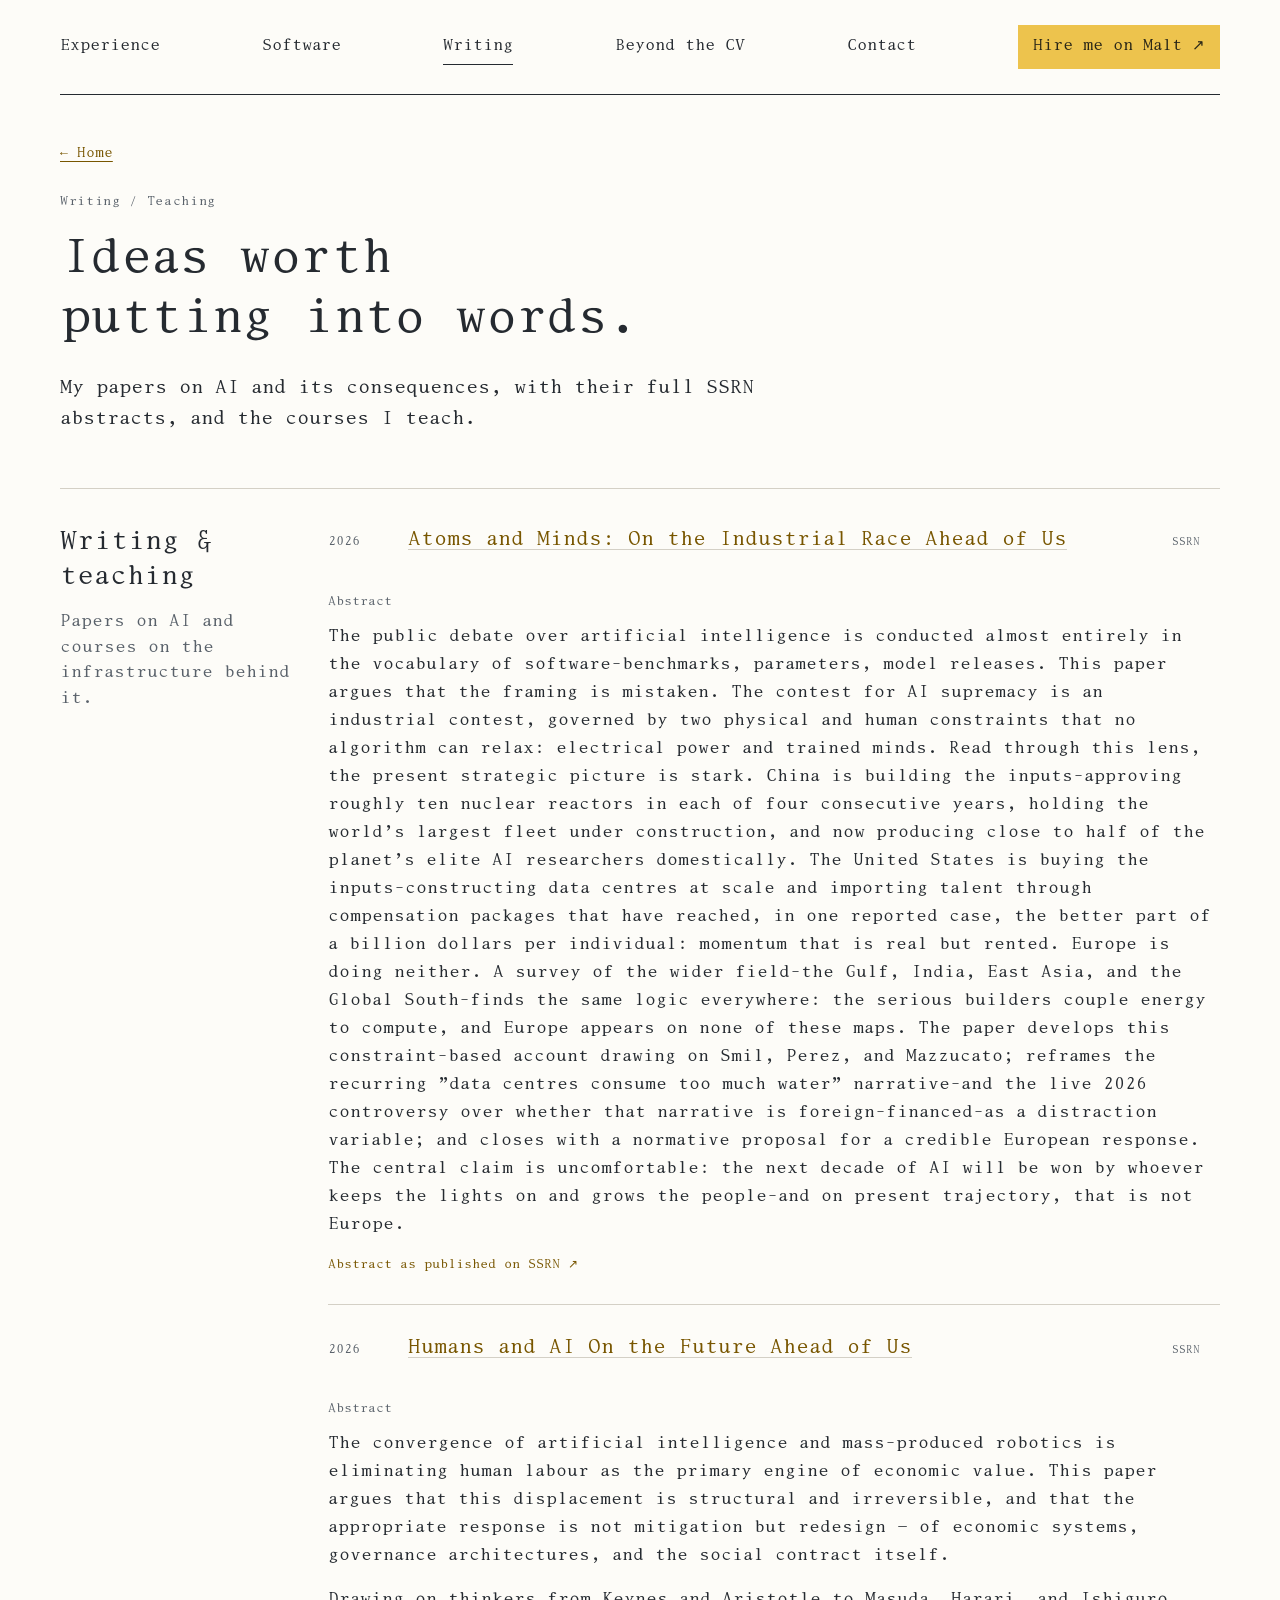
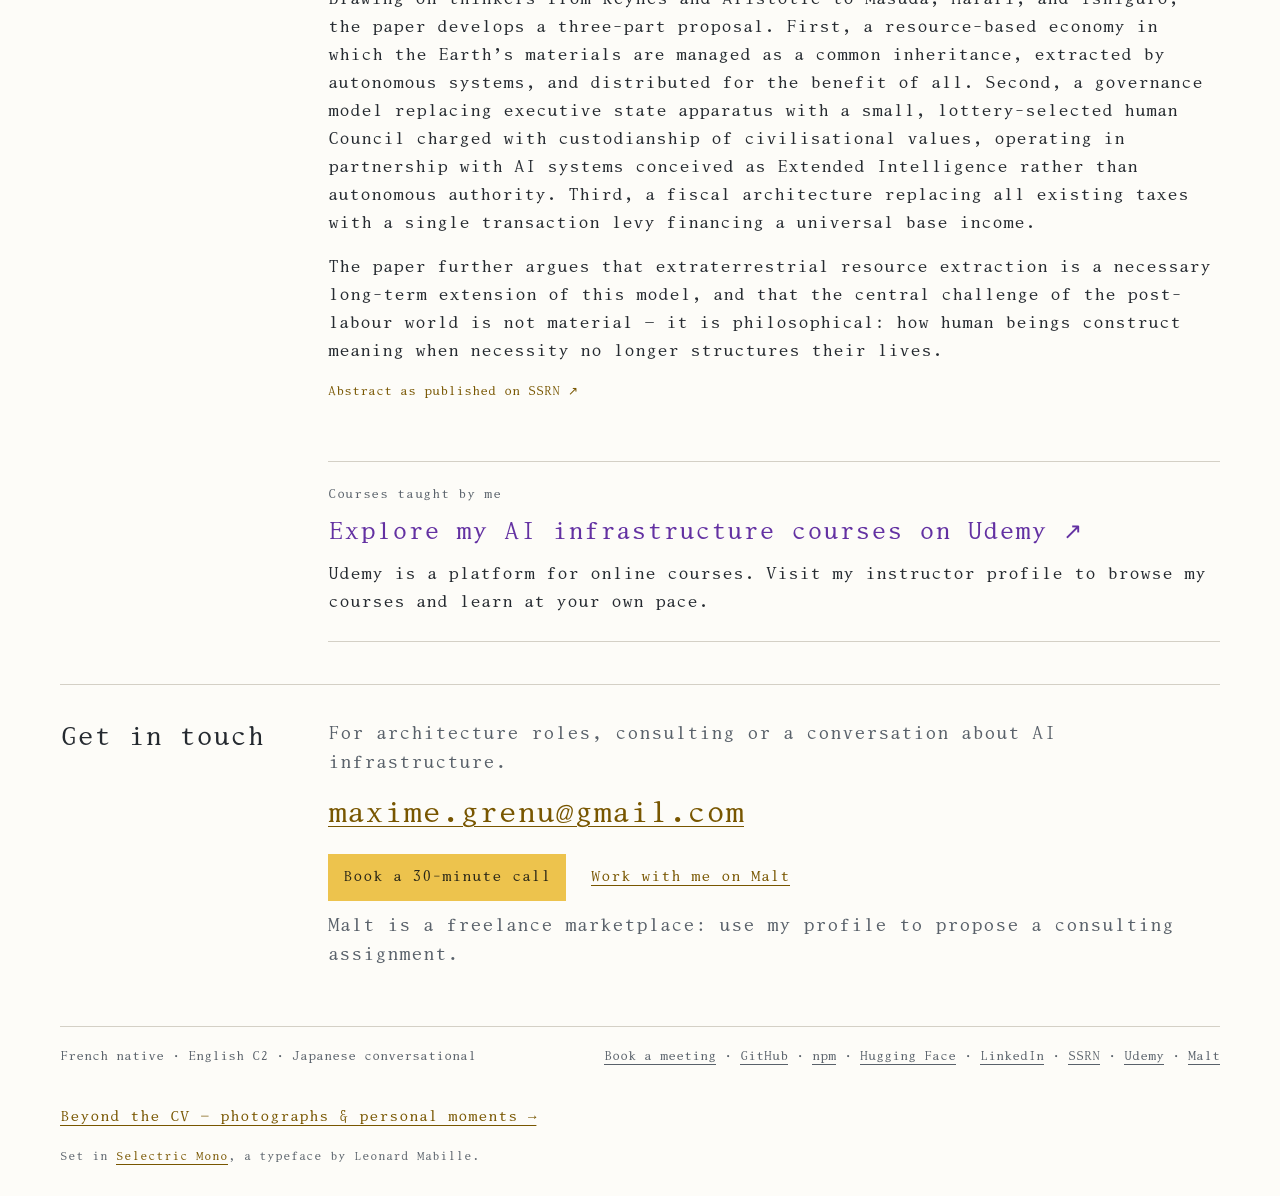
<file: writing.html>
<!DOCTYPE html>

<html lang="en"><head><meta charset="utf-8"/><meta content="width=device-width,initial-scale=1" name="viewport"/><title>Writing &amp; teaching | Maxime Grenu</title><meta content="Papers on AI, full SSRN abstracts and online courses." name="description"/><meta content="Writing &amp; teaching | Maxime Grenu" property="og:title"/><meta content="Papers on AI, full SSRN abstracts and online courses." property="og:description"/><meta content="https://cluster2600.github.io/writing.html" property="og:url"/><meta content="https://cluster2600.github.io/assets/maxime-grenu-portrait-2026.png" property="og:image"/><link as="font" crossorigin="" href="assets/fonts/SelectricMono.otf" rel="preload" type="font/otf"/><link href="styles.css?v=software-navigation-22" rel="stylesheet"/><link href="work.css?v=portrait-26" rel="stylesheet"/><link href="editorial.css?v=26" rel="stylesheet"/></head><body class="detail-page"><a class="skip-link" href="#top">Skip to content</a><header class="site-header"><nav aria-label="Primary navigation"><a href="experience.html">Experience</a><a href="software.html">Software</a><a aria-current="page" href="writing.html">Writing</a><a href="personal.html">Beyond the CV</a><a href="index.html#contact">Contact</a><a class="nav-malt" href="https://en.malt.ch/profile/maximegrenu" rel="noreferrer" target="_blank">Hire me on Malt ↗</a></nav></header><main id="top"><section class="page-lead"><a class="back-link" href="index.html">← Home</a><p class="eyebrow">Writing / Teaching</p><h1>Ideas worth<br/>putting into words.</h1><p>My papers on AI and its consequences, with their full SSRN abstracts, and the courses I teach.</p></section><section aria-labelledby="writing-title" class="writing" id="writing">
<div class="section-intro">
<h2 id="writing-title">Writing &amp; teaching</h2>
<p>Papers on AI and courses on the infrastructure behind it.</p>
</div>
<div class="publication-list">
<article aria-label="Atoms and Minds: On the Industrial Race Ahead of Us" class="paper-entry" id="atoms-and-minds">
<a href="https://doi.org/10.2139/ssrn.6861338" rel="noreferrer" target="_blank">
<span>2026</span><strong>Atoms and Minds: On the Industrial Race Ahead of Us</strong><em>SSRN</em>
</a>
<div class="paper-abstract">
<h3>Abstract</h3>
<p>The public debate over artificial intelligence is conducted almost entirely in the vocabulary of software-benchmarks, parameters, model releases. This paper argues that the framing is mistaken. The contest for AI supremacy is an industrial contest, governed by two physical and human constraints that no algorithm can relax: electrical power and trained minds. Read through this lens, the present strategic picture is stark. China is building the inputs-approving roughly ten nuclear reactors in each of four consecutive years, holding the world's largest fleet under construction, and now producing close to half of the planet's elite AI researchers domestically. The United States is buying the inputs-constructing data centres at scale and importing talent through compensation packages that have reached, in one reported case, the better part of a billion dollars per individual: momentum that is real but rented. Europe is doing neither. A survey of the wider field-the Gulf, India, East Asia, and the Global South-finds the same logic everywhere: the serious builders couple energy to compute, and Europe appears on none of these maps. The paper develops this constraint-based account drawing on Smil, Perez, and Mazzucato; reframes the recurring "data centres consume too much water" narrative-and the live 2026 controversy over whether that narrative is foreign-financed-as a distraction variable; and closes with a normative proposal for a credible European response. The central claim is uncomfortable: the next decade of AI will be won by whoever keeps the lights on and grows the people-and on present trajectory, that is not Europe.</p>
<p class="abstract-source"><a href="https://papers.ssrn.com/sol3/papers.cfm?abstract_id=6861338" rel="noreferrer" target="_blank">Abstract as published on SSRN ↗</a></p>
</div>
</article>
<article aria-label="Humans and AI On the Future Ahead of Us" class="paper-entry" id="humans-and-ai">
<a href="https://doi.org/10.2139/ssrn.6313118" rel="noreferrer" target="_blank">
<span>2026</span><strong>Humans and AI On the Future Ahead of Us</strong><em>SSRN</em>
</a>
<div class="paper-abstract">
<h3>Abstract</h3>
<p>The convergence of artificial intelligence and mass-produced robotics is eliminating human labour as the primary engine of economic value. This paper argues that this displacement is structural and irreversible, and that the appropriate response is not mitigation but redesign — of economic systems, governance architectures, and the social contract itself.</p>
<p>Drawing on thinkers from Keynes and Aristotle to Masuda, Harari, and Ishiguro, the paper develops a three-part proposal. First, a resource-based economy in which the Earth's materials are managed as a common inheritance, extracted by autonomous systems, and distributed for the benefit of all. Second, a governance model replacing executive state apparatus with a small, lottery-selected human Council charged with custodianship of civilisational values, operating in partnership with AI systems conceived as Extended Intelligence rather than autonomous authority. Third, a fiscal architecture replacing all existing taxes with a single transaction levy financing a universal base income.</p>
<p>The paper further argues that extraterrestrial resource extraction is a necessary long-term extension of this model, and that the central challenge of the post-labour world is not material — it is philosophical: how human beings construct meaning when necessity no longer structures their lives.</p>
<p class="abstract-source"><a href="https://papers.ssrn.com/sol3/papers.cfm?abstract_id=6313118" rel="noreferrer" target="_blank">Abstract as published on SSRN ↗</a></p>
</div>
</article>
<div class="teaching-feature">
<p class="eyebrow">Courses taught by me</p>
<h3><a href="https://www.udemy.com/user/maxime-grenu/" rel="noreferrer" target="_blank">Explore my AI infrastructure courses on Udemy ↗</a></h3>
<p>Udemy is a platform for online courses. Visit my instructor profile to browse my courses and learn at your own pace.</p>
</div>
</div>
</section></main><footer id="contact">
<div class="section-intro"><h2>Get in touch</h2></div>
<div class="contact-content">
<p>For architecture roles, consulting or a conversation about AI infrastructure.</p>
<a class="footer-email" href="mailto:maxime.grenu@gmail.com">maxime.grenu@gmail.com</a>
<div class="hero-actions footer-booking">
<a class="button button-primary" href="https://calendar.app.google/nq6EdCauBSvmLh3BA" rel="noreferrer" target="_blank">Book a 30-minute call</a>
<a class="button button-secondary" href="https://en.malt.ch/profile/maximegrenu" rel="noreferrer" target="_blank">Work with me on Malt</a>
</div>
<p class="malt-explainer">Malt is a freelance marketplace: use my profile to propose a consulting assignment.</p>
</div>
<div class="footer-meta">
<span>French native · English C2 · Japanese conversational</span>
<span><a href="https://calendar.app.google/nq6EdCauBSvmLh3BA" rel="noreferrer" target="_blank">Book a meeting</a> · <a href="https://github.com/cluster2600" rel="noreferrer" target="_blank">GitHub</a> · <a href="https://www.npmjs.com/~cluster2600" rel="noreferrer" target="_blank">npm</a> · <a href="https://huggingface.co/cluster2600" rel="noreferrer" target="_blank">Hugging Face</a> · <a href="https://www.linkedin.com/in/maximegrenus" rel="noreferrer" target="_blank">LinkedIn</a> · <a href="https://papers.ssrn.com/sol3/cf_dev/AbsByAuth.cfm?per_id=10532377" rel="noreferrer" target="_blank">SSRN</a> · <a href="https://www.udemy.com/user/maxime-grenu/" rel="noreferrer" target="_blank">Udemy</a> · <a href="https://en.malt.ch/profile/maximegrenu" rel="noreferrer" target="_blank">Malt</a></span>
</div>
<p class="personal-link"><a href="personal.html">Beyond the CV — photographs &amp; personal moments →</a></p>
<p class="colophon">Set in <a href="https://github.com/cluster2600/selectric" rel="noreferrer" target="_blank">Selectric Mono</a>, a typeface by Leonard Mabille.</p>
</footer></body></html>
</file>
<file: styles.css>
@font-face {
  font-family: "Selectric Mono";
  src: url("assets/fonts/SelectricMono.otf") format("opentype");
  font-style: normal;
  font-weight: 400;
  font-display: swap;
}
:root {
  --ink: #252a30;
  --muted: #59616a;
  --line: #c9cdd0;
  --paper: #fdfdfb;
  --accent: #254b6b;
  --mono: "Selectric Mono", "Courier New", monospace;
}
* { box-sizing: border-box; }
body {
  margin: 0;
  padding: 0 36px;
  background: var(--paper);
  color: var(--ink);
  font-family: var(--mono);
  font-size: 18px;
  line-height: 1.7;
}
a {
  color: var(--accent);
  text-underline-offset: 4px;
  text-decoration-thickness: 1px;
}
a:hover { color: var(--ink); }
a:focus-visible { outline: 2px solid var(--accent); outline-offset: 5px; }
::selection { background: #dce8ef; }
h1, h2, h3, p, figure { margin: 0; }
h1, h2, h3, strong { font-weight: 400; }
.site-header, main, footer { width: 100%; max-width: 1060px; margin-inline: auto; }
.site-header {
  display: flex;
  align-items: center;
  justify-content: space-between;
  gap: 24px;
  padding: 30px 0 19px;
  border-bottom: 1px solid var(--ink);
  font-family: var(--mono);
  font-size: 13px;
}
.header-arms { display: block; flex: none; }
.header-arms img { display: block; width: 220px; height: auto; }
nav { display: flex; flex-wrap: wrap; gap: 8px 24px; }
nav a { color: var(--muted); text-decoration: none; }
nav a:hover { text-decoration: underline; }
.hero {
  display: grid;
  grid-template-columns: minmax(0, 1fr) 300px;
  gap: 72px;
  align-items: start;
  padding: 64px 0 54px;
}
.eyebrow, .date, .hero-portrait figcaption, .publication-list span, .publication-list em {
  font-family: var(--mono);
  color: var(--muted);
  font-size: 12px;
  line-height: 1.65;
}
.eyebrow { margin-bottom: 19px; }
h1 { font-family: var(--mono); font-size: clamp(36px, 4.5vw, 54px); line-height: 1.2; letter-spacing: -1.6px; }
.role { margin: 13px 0 22px; font-size: 22px; color: var(--accent); line-height: 1.4; }
.hero-statement { max-width: 620px; }
.hero-actions { display: flex; flex-wrap: wrap; gap: 12px 25px; margin-top: 26px; }
.button { display: inline-block; padding: 6px 0; font-family: var(--mono); font-size: 13px; line-height: 1.8; }
.hero-portrait { padding-top: 5px; }
.hero-portrait img { display: block; width: 100%; height: auto; aspect-ratio: 1; object-fit: cover; }
.hero-portrait figcaption { margin-top: 9px; font-size: 10px; }
main > section:not(.hero), footer {
  display: grid;
  grid-template-columns: 230px minmax(0, 1fr);
  gap: 38px;
  border-top: 1px solid var(--line);
  padding: 36px 0 42px;
}
.section-intro h2 { font-size: 25px; line-height: 1.4; max-width: 220px; }
.section-intro > p { margin-top: 15px; color: var(--muted); font-size: 16px; line-height: 1.6; }
.expertise-grid article { display: grid; grid-template-columns: 190px minmax(0, 1fr); gap: 22px; padding: 15px 0; }
.expertise-grid article:first-child { padding-top: 0; }
.expertise-grid article + article { border-top: 1px dotted var(--line); }
h3 { font-size: 19px; line-height: 1.5; }
.expertise-grid p { color: var(--muted); font-size: 17px; }
.timeline-item { padding: 23px 0 25px; }
.project-list { min-width: 0; }
.project-preview { display: block; margin-top: 20px; border: 1px solid var(--line); }
.project-preview img { display: block; width: 100%; height: auto; }
.project-illustration figcaption { margin-top: 8px; color: var(--muted); font-size: 12px; line-height: 1.6; }
.live-preview { margin-top: 16px; }
.live-preview summary { width: fit-content; cursor: pointer; color: var(--accent); font-size: 13px; }
.live-preview summary:focus-visible { outline: 2px solid var(--accent); outline-offset: 5px; }
.hobby-projects article + article { margin-top: 32px; padding-top: 32px; }
.project-list article + article { margin-top: 26px; padding-top: 26px; border-top: 1px dotted var(--line); }
.project-list h3 { font-size: 21px; overflow-wrap: anywhere; }
.project-list article > p { margin-top: 12px; color: var(--muted); font-size: 17px; }
.project-list article > .project-stack { font-size: 12px; }
.project-links { display: flex; flex-wrap: wrap; gap: 8px 24px; margin-top: 15px; font-size: 13px; }
.timeline-item:first-child { padding-top: 0; }
.timeline-item + .timeline-item { border-top: 1px dotted var(--line); }
.date { margin-bottom: 9px; }
.timeline-item h3 { font-size: 21px; }
.company { color: var(--accent); margin: 3px 0 11px; font-size: 17px; }
.timeline-item div > p:not(.company) { color: var(--muted); font-size: 17px; }
.experience-photo { margin-top: 22px; max-width: 600px; }
.experience-photo a { display: block; }
.experience-photo img { display: block; width: 100%; height: auto; }
.experience-photo figcaption { margin-top: 10px; font-size: 12px; line-height: 1.65; color: var(--muted); }
.presentation-photo { max-width: 220px; }
.installation-photo { max-width: 240px; }
.personal-link { grid-column: 1 / -1; font-size: 14px; }
.personal-page main > .personal-intro { display: block; padding-block: 46px; border-top: 0; }
.personal-intro h1 { font-size: clamp(32px, 4vw, 44px); }
.personal-intro > p:not(.eyebrow) { margin-top: 20px; max-width: 700px; font-size: 18px; }
.personal-intro .button { margin-top: 16px; }
.archive-grid { columns: 3; column-gap: 24px; min-width: 0; }
.archive-photo { break-inside: avoid; margin-bottom: 28px; }
.archive-photo a { display: block; }
.archive-photo img { display: block; width: 100%; height: auto; }
.archive-photo figcaption { margin-top: 10px; color: var(--muted); font-size: 13px; line-height: 1.65; }
.archive-number { color: var(--accent); }
.personal-footer .colophon { margin-top: 0; }
.story-copy { min-width: 0; }
.story-copy > p { margin-top: 18px; font-size: 17px; line-height: 1.8; }
.story-copy h3:not(:first-child) { margin-top: 28px; }
.story-credential { margin-top: 24px; padding-top: 20px; border-top: 1px dotted var(--line); max-width: 540px; }
.team-photo { grid-column: 1 / -1; }
.team-photo a { display: block; }
.team-photo img { display: block; width: 100%; height: auto; }
.picture-carousel { min-width: 0; width: 100%; max-width: 540px; }
.carousel-viewport { display: flex; overflow-x: auto; scroll-snap-type: x mandatory; overscroll-behavior-x: contain; border: 1px solid var(--line); }
.picture-carousel.is-enhanced .carousel-viewport { display: block; overflow: hidden; scroll-snap-type: none; touch-action: pan-y pinch-zoom; }
.picture-carousel.is-enhanced .carousel-viewport::-webkit-scrollbar { display: none; }
.carousel-slide { flex: 0 0 100%; min-width: 0; scroll-snap-align: start; }
.carousel-slide img { display: block; width: 100%; height: auto; }
.carousel-viewport:focus-visible, .picture-carousel button:focus-visible { outline: 2px solid var(--accent); outline-offset: 4px; }
.carousel-controls[hidden] { display: none; }
.carousel-controls { margin-bottom: 16px; }
.carousel-toolbar { display: flex; align-items: center; justify-content: space-between; gap: 12px; margin-bottom: 12px; }
.carousel-playback { display: flex; align-items: center; gap: 12px; }
.carousel-playback button { padding-inline: 10px; }
.picture-carousel button { min-width: 44px; min-height: 44px; border: 1px solid var(--line); background: transparent; color: var(--ink); font: inherit; font-size: 14px; cursor: pointer; }
.picture-carousel button:hover:not(:disabled) { border-color: var(--ink); }
.picture-carousel button:disabled { opacity: .35; cursor: default; }
.carousel-status { color: var(--muted); font-size: 13px; }
.carousel-story { margin-top: 16px; font-size: 16px; line-height: 1.65; }
.carousel-pages { position: relative; display: flex; gap: 6px; max-width: 100%; overflow-x: auto; overscroll-behavior-x: contain; scrollbar-width: thin; padding: 4px; }
.carousel-pages button { flex: 0 0 72px; min-width: 72px; height: 64px; border: 2px solid transparent; padding: 3px; }
.carousel-pages button img { display: block; width: 100%; height: 100%; object-fit: contain; }
.carousel-pages button[aria-current] { border-color: var(--accent); background: #e8edf0; }
.carousel-links { display: flex; flex-wrap: wrap; gap: 8px 24px; margin-top: 12px; font-size: 12px; }
.event-gallery { display: grid; grid-template-columns: repeat(3, minmax(0, 1fr)); gap: 24px; align-items: start; min-width: 0; }
.event-photo { min-width: 0; }
.event-photo a { display: block; }
.event-photo img { display: block; width: 100%; height: auto; }
.event-photo figcaption { margin-top: 12px; color: var(--muted); font-size: 15px; line-height: 1.6; }
.credly-intro { font-size: 16px; color: var(--muted); }
.credential-context { margin-top: 16px; font-size: 16px; line-height: 1.75; }
.credly-preview { display: grid; grid-template-columns: repeat(2, minmax(0, 1fr)); gap: 24px; margin-top: 20px; }
.credly-badge { display: grid; grid-template-columns: 96px minmax(0, 1fr); gap: 14px; align-items: start; text-decoration: none; }
.credly-badge img { display: block; width: 96px; height: 96px; object-fit: contain; }
.oracle-badge img { object-fit: cover; }
.credly-badge strong { display: block; font-size: 15px; line-height: 1.5; text-decoration: underline; text-decoration-color: var(--line); }
.credly-badge:hover strong { text-decoration-color: currentColor; }
.badge-meta { display: block; margin-top: 5px; color: var(--muted); font-size: 12px; line-height: 1.6; }
.credly-profile { display: inline-block; margin-top: 22px; font-size: 14px; }
.credential-details { margin-top: 28px; padding-top: 22px; border-top: 1px dotted var(--line); }
.credential-details summary { color: var(--accent); font-size: 16px; cursor: pointer; }
.credential-details[open] summary { margin-bottom: 20px; }
.credential-status { display: block; margin-top: 3px; color: var(--muted); font-size: 13px; }
.credential-group + .credential-group { margin-top: 28px; padding-top: 23px; border-top: 1px dotted var(--line); }
.credential-group h3 { margin-bottom: 12px; color: var(--accent); font-size: 16px; line-height: 1.6; }
.credential-group ul { margin: 0; padding-left: 21px; }
.credential-group li { padding-left: 5px; font-size: 18px; line-height: 1.65; color: var(--ink); }
.credential-group li + li { margin-top: 10px; }
.credential-group p { font-size: 18px; line-height: 1.75; color: var(--ink); }
.publication-list a {
  display: grid;
  grid-template-columns: 64px minmax(0, 1fr) 48px;
  gap: 16px;
  align-items: baseline;
  padding: 17px 0;
  text-decoration: none;
}
.publication-list a:first-child { padding-top: 2px; }
.publication-list a + a { border-top: 1px dotted var(--line); }
.publication-list strong { font-size: 19px; line-height: 1.5; text-decoration: underline; text-underline-offset: 4px; text-decoration-color: var(--line); }
.publication-list a:hover strong { text-decoration-color: currentColor; }
.publication-list em { font-style: normal; font-size: 10px; }
footer { padding-bottom: 28px; }
.contact-content > p { font-size: 17px; color: var(--muted); margin-bottom: 13px; }
.footer-email { font-size: clamp(19px, 2.4vw, 28px); overflow-wrap: anywhere; }
.footer-booking { margin-top: 15px; }
.footer-meta { grid-column: 1 / -1; border-top: 1px solid var(--line); padding-top: 20px; margin-top: 4px; display: flex; flex-wrap: wrap; justify-content: space-between; gap: 12px 28px; color: var(--muted); font-size: 12px; }
.footer-meta a { color: var(--muted); }
.colophon { grid-column: 1 / -1; margin-top: -18px; font-size: 11px; color: var(--muted); }
.skip-link { position: absolute; top: -100px; left: 20px; padding: 10px; background: var(--paper); }
.skip-link:focus { top: 10px; }
@media (max-width: 850px) {
  body { padding-inline: 25px; }
  .hero { gap: 35px; grid-template-columns: minmax(0, 1fr) 220px; }
  main > section:not(.hero), footer { grid-template-columns: 180px minmax(0, 1fr); gap: 28px; }
  .expertise-grid article { grid-template-columns: 1fr; gap: 6px; }
  .event-gallery { grid-template-columns: repeat(2, minmax(0, 1fr)); }
  .credly-preview { grid-template-columns: 1fr; }
  .archive-grid { columns: 2; }
}
@media (max-width: 600px) {
  body { padding-inline: 21px; font-size: 18px; }
  .site-header { padding-top: 21px; display: block; }
  .header-arms img { width: 180px; }
  nav { margin-top: 15px; gap: 8px 17px; font-size: 11px; }
  .hero { padding: 34px 0; grid-template-columns: 1fr; gap: 27px; }
  h1 { letter-spacing: -1px; }
  .role { font-size: 20px; }
  .hero-portrait { width: 180px; }
  main > section:not(.hero), footer { grid-template-columns: 1fr; gap: 22px; padding: 28px 0 32px; }
  .section-intro h2 { max-width: none; font-size: 23px; }
  .section-intro h2 br { display: none; }
  .credential-group li, .credential-group p { font-size: 17px; }
  .section-intro > p { margin-top: 8px; }
  .event-gallery { grid-template-columns: 1fr; gap: 28px; }
  .archive-grid { columns: 1; }
  .archive-photo { max-width: 420px; margin-inline: auto; }
  .publication-list a { grid-template-columns: 53px minmax(0, 1fr); gap: 12px; }
  .publication-list em { grid-column: 2; }
  .footer-meta { display: block; line-height: 2; }
  .footer-meta > span { display: block; }
  .colophon { margin-top: 0; }
}

.contribution-summary > p + p { margin-top: 16px; }
.contribution-visual { display: block; margin-top: 24px; }
.contribution-visual img { display: block; width: 100%; height: auto; }
.contribution-note { margin-top: 16px; color: var(--muted); font-size: 12px; }

/* Make the primary destinations readable and recognisable as links. */
.site-header { flex-wrap: wrap; gap: 18px 28px; }
.site-name { color: var(--ink); font-size: 24px; text-decoration: none; }
.site-header nav { flex: 1 1 600px; gap: 10px 24px; font-size: 16px; }
.site-header nav a { color: var(--accent); text-decoration: underline; text-underline-offset: 5px; padding-block: 5px; }
.site-header nav a:hover, .site-header nav a[aria-current="page"] { color: var(--ink); text-decoration-thickness: 2px; }
.software-intro { display: block !important; padding: 48px 0 !important; border-top: 0 !important; }
.software-intro > p { max-width: 850px; margin-top: 20px; }
.software-intro .eyebrow { margin-top: 0; }
.software-index { display: flex; flex-wrap: wrap; gap: 12px 26px; margin-top: 26px; }
.software-story > p + p { margin-top: 16px; }
.software-figure { margin-top: 26px; }
.software-figure img { display: block; width: 100%; height: auto; }
.software-figure figcaption { margin-top: 10px; font-size: 12px; color: var(--muted); }
.software-flow { display: flex; flex-wrap: wrap; gap: 12px; align-items: center; margin: 28px 0; padding-block: 24px; border-block: 1px solid var(--line); font-size: 16px; }
.software-flow span { flex: 1 1 140px; }
.software-flow b { font-weight: 400; color: var(--accent); }
.software-status { margin-top: 16px; color: var(--muted); font-size: 13px; }
@media (max-width: 600px) {
 .site-header nav { font-size: 15px; gap: 6px 18px; }
 .site-header nav a { padding-block: 8px; }
 .site-name { font-size: 22px; }
 .software-intro { padding-block: 30px !important; }
}

.section-intro h2 { overflow-wrap: anywhere; }
</file>
<file: work.css>
.work-brands { padding: 0 0 36px; }
.work-brands > p { font-size: 11px; color: var(--muted); margin-bottom: 20px; text-transform: uppercase; letter-spacing: 1px; }
.work-brands > div { display: flex; align-items: center; justify-content: space-between; flex-wrap: wrap; gap: 28px 34px; }
.work-brands a { display: flex; align-items: center; min-height: 54px; }
.work-brands img { display: block; width: auto; max-width: 170px; max-height: 48px; object-fit: contain; }
.work-brands a[href="#work-att"] img { width: 110px; }
.employer-mark { margin-bottom: 20px; min-height: 40px; display: flex; align-items: center; }
.employer-mark img { display: block; max-width: 200px; width: auto; max-height: 64px; object-fit: contain; }
#work-att .employer-mark img { width: 120px; }
#work-sib .employer-mark img { max-height: 76px; }
.timeline-item { scroll-margin-top: 25px; }
.work-visual { margin-top: 22px; }
.work-visual img { display: block; width: 100%; height: auto; }
.work-visual figcaption { margin-top: 8px; font-size: 11px; color: var(--muted); }
@media(max-width:600px) { .work-brands { padding-bottom: 28px; } .work-brands > div { justify-content: flex-start; gap: 25px; } .work-brands img { max-width: 135px; max-height: 42px; } }

.brand-credit { font-size: 10px; color: var(--muted); margin-bottom: 12px; }

.licorn-case-study { margin-top: 26px; display: grid; grid-template-columns: minmax(0, .9fr) minmax(0, 1.1fr); gap: 24px; align-items: start; }
.licorn-case-study .work-visual { margin-top: 0; }
.licorn-product video { display: block; width: 100%; height: auto; background: #004c54; }
.licorn-engineering { padding: 20px; background: #eef6f5; border-top: 3px solid #007d80; }
.case-eyebrow { font-size: 10px; color: #32646a; margin-bottom: 12px; }
.licorn-engineering h4 { margin: 0 0 20px; font-size: 20px; font-weight: 400; line-height: 1.4; }
.engineering-layer { display: grid; grid-template-columns: 26px 1fr; gap: 10px; padding-block: 14px; border-top: 1px solid #b8d4d2; }
.engineering-layer > span { font-size: 11px; color: #32646a; padding-top: 3px; }
.engineering-layer h5 { margin: 0 0 5px; font-size: 14px; font-weight: 400; }
.engineering-layer p { font-size: 12px; line-height: 1.6; color: var(--muted); }
.paper-entry { padding-bottom: 28px; }
.paper-entry + .paper-entry { border-top: 1px solid var(--line); padding-top: 28px; }
.paper-abstract { margin: 20px 0 0 68px; }
.paper-abstract h3 { font-size: 12px; color: var(--muted); margin-bottom: 12px; }
.paper-abstract > p { font-size: 16px; line-height: 1.75; }
.paper-abstract > p + p { margin-top: 16px; }
.paper-abstract > .abstract-source { font-size: 12px; margin-top: 16px; }
.publication-list .abstract-source a { display: inline; padding: 0; border: 0; }
@media(max-width:850px) { .licorn-case-study { grid-template-columns: 1fr; } .licorn-product { max-width: 460px; } }
@media(max-width:600px) { .paper-abstract { margin-left: 0; } .licorn-engineering { padding: 18px; } }

.timeline-item .licorn-engineering .engineering-layer p { font-size: 12px; line-height: 1.6; }
.timeline-item .licorn-engineering > .case-eyebrow { font-size: 10px; }

.product-demo { margin-top: 12px; font-size: 12px; }
.product-demo summary { cursor: pointer; text-decoration: underline; text-underline-offset: 4px; }
.product-demo video { margin-top: 12px; }

.ehl-campus-photo { margin: 24px 0; }
.ehl-campus-photo img { width: 100%; height: auto; }

.profile-page main > .work-learn { display: grid; grid-template-columns: 1fr 1fr; gap: 40px; margin: 0 0 42px; padding: 26px 0; border-block: 1px solid var(--line); }
.work-learn .eyebrow { margin-bottom: 9px; }
.work-learn h2 { font-size: 23px; line-height: 1.4; margin-bottom: 12px; }
.work-learn article > p:last-child { font-size: 16px; line-height: 1.7; }
.malt-intro h2 a, .malt-cta { color: #a63230; }
.udemy-intro h2 a { color: #6331a2; }
.teaching-feature { margin-top: 30px; padding: 24px 0; border-block: 1px solid var(--line); }
.teaching-feature .eyebrow { margin-bottom: 10px; }
.teaching-feature h3 { font-size: 23px; line-height: 1.5; }
.publication-list .teaching-feature a { display: inline; padding: 0; color: #6331a2; }
.teaching-feature > p:last-child, .malt-explainer { font-size: 16px; margin-top: 12px; }
@media(max-width:600px) { .profile-page main > .work-learn { grid-template-columns: 1fr; gap: 28px; } .work-learn article + article { padding-top: 26px; border-top: 1px dotted var(--line); } }

.hero-portrait img { aspect-ratio: 3 / 4; object-fit: contain; }
</file>
<file: editorial.css>
/* Editorial hierarchy. Selectric is the common voice across every page. */
:root { --accent: #785600; --line: #d4d0c6; --yellow: #edc34d; }
html { scroll-behavior: smooth; }
body { background: #fdfcf8; }
.site-header, main, footer { max-width: 1160px; }
.site-header { padding: 25px 0; }
.site-header nav { flex: 1; justify-content: space-between; align-items: center; gap: 14px 25px; font-size: 15px; }
.site-header nav a { color: var(--ink); text-decoration: none; border-bottom: 1px solid transparent; }
.site-header nav a:hover, .site-header nav a[aria-current] { border-bottom-color: var(--ink); }
.site-header nav .nav-malt { background: var(--yellow); padding: 9px 15px; color: #292617; border: 0; }
.eyebrow { letter-spacing: .055em; }
.editorial-home .hero { grid-template-columns: minmax(0, 1fr) 350px; gap: 68px; padding: 66px 0 74px; align-items: center; }
.editorial-home h1 { font-size: 30px; letter-spacing: -.5px; margin-bottom: 26px; }
.hero-manifesto { font-size: clamp(28px,3.5vw,44px); line-height: 1.23; letter-spacing: -1.3px; }
.hero-manifesto span { background: linear-gradient(transparent 64%,var(--yellow) 64%,var(--yellow) 91%,transparent 91%); }
.editorial-home .hero-statement { font-size: 16px; line-height: 1.8; max-width: 560px; margin-top: 26px; }
.editorial-home .hero-portrait { width: 100%; padding: 0; }
.editorial-home .hero-portrait img { width: 100%; height: auto; display: block; aspect-ratio: 3/4; }
.hero-location { color: var(--muted); font-size: 11px; margin-top: 20px; }
.hero-actions { align-items: center; }
.hero-actions .button { font-size: 14px; }
.hero-actions .button-primary { background: var(--yellow); color: #292617; padding: 11px 15px; text-decoration: none; }
.editorial-home main > .selected-stories { display: block; padding: 48px 0 42px; }
.section-heading { margin-bottom: 40px; }
.section-heading h2 { font-size: clamp(25px,3vw,36px); line-height: 1.4; letter-spacing: -.7px; }
.case-feature { display: grid; grid-template-columns: 1.14fr 1fr; gap: 52px; align-items: center; padding: 35px 0 56px; }
.case-feature + .case-feature { border-top: 1px solid var(--line); padding-top: 56px; }
.case-feature > figure { margin: 0; min-width: 0; }
.case-feature img { display: block; width: 100%; height: auto; }
.case-feature figcaption { font-size: 10px; color: var(--muted); line-height: 1.65; margin-top: 11px; }
.case-copy h3 { font-size: 28px; line-height: 1.35; letter-spacing: -.6px; margin-bottom: 20px; }
.case-copy > p:not(.eyebrow) { font-size: 15px; line-height: 1.8; margin-top: 14px; }
.case-copy .case-result { border-left: 3px solid var(--yellow); padding-left: 17px; margin: 22px 0; color: var(--ink); }
.text-link { display: inline-block; margin-top: 15px; font-size: 14px; }
.feature-product > a { display: block; background: #edf4ef; padding: 22px; }
.feature-product img { max-height: 460px; width: auto; max-width: 100%; margin: auto; }
.all-experience { font-size: 17px; border-top: 1px solid var(--line); padding-top: 25px; }
.editorial-home .work-brands { padding-block: 24px 42px; }
.editorial-home main > .compact-section { grid-template-columns: 290px minmax(0,1fr); gap: 70px; padding-block: 42px; }
.compact-section h2 { font-size: 27px; line-height: 1.4; }
.compact-section p { font-size: 16px; }
.compact-section p + p { margin-top: 16px; }
.credential-strip { display: flex; flex-wrap: wrap; gap: 22px; padding: 26px 0 8px; }
.credential-strip img { width: 88px; height: 88px; object-fit: contain; }
.writing-preview article + article { border-top: 1px dotted var(--line); margin-top: 25px; padding-top: 25px; }
.writing-preview article .eyebrow { font-size: 11px; margin-bottom: 10px; }
.writing-preview h3 { font-size: 20px; line-height: 1.55; margin-bottom: 12px; }
main > .page-lead { display: block !important; padding: 42px 0 54px !important; border: 0 !important; }
.back-link { display: inline-block; margin-bottom: 28px; font-size: 13px; }
.page-lead h1 { font-size: clamp(30px,4vw,46px); line-height: 1.3; }
.page-lead > p:not(.eyebrow) { max-width: 800px; margin-top: 22px; font-size: 18px; }
.section-links { display: flex; flex-wrap: wrap; gap: 12px 26px; margin-top: 25px; font-size: 14px; }
.detail-page .paper-abstract { margin-left: 0; }
.detail-page .story-copy { max-width: 800px; }
.detail-page .team-photo { max-width: 100%; }
/* Full-size photographs and their stories, without the old PDF margins. */
.personal-page .site-header { align-items: end; }
.personal-page .header-arms img { width: 180px; }
.personal-page .site-header nav { flex-basis: 650px; }
.personal-page main > #archive, .personal-page main > #social-events { display: block; }
#archive > .section-intro, #social-events > .section-intro { margin-bottom: 38px; }
#archive > .section-intro h2, #social-events > .section-intro h2 { max-width: none; font-size: 34px; }
#archive > .section-intro > p { max-width: 640px; }
.archive-grid { columns: auto; display: block; }
.archive-photo { display: grid; grid-template-columns: minmax(0,1.45fr) minmax(0,1fr); gap: 56px; align-items: center; margin: 0; padding: 40px 0; }
.archive-photo + .archive-photo { border-top: 1px solid var(--line); }
.archive-photo > a, .archive-media { min-width: 0; width: 100%; }
.archive-photo img { width: auto; max-width: 100%; height: auto; max-height: 680px; margin: auto; }
.archive-media { display: grid; gap: 22px; }
.archive-photo figcaption { font-size: 17px; line-height: 1.8; margin: 0; }
.archive-photo figcaption h3 { font-size: 28px; line-height: 1.4; margin: 12px 0 20px; }
.archive-number { display: inline-block; padding-bottom: 5px; border-bottom: 3px solid var(--yellow); color: var(--ink); font-size: 13px; }
.archive-photo figcaption a { display: inline; }
.event-gallery { gap: 30px; }
@media(max-width:900px) {
 .site-header nav { justify-content: flex-start; gap: 10px 20px; }
 .editorial-home .hero { grid-template-columns: minmax(0,1fr) 280px; gap: 35px; }
 .hero-manifesto { font-size: 31px; }
 .case-feature { gap: 30px; }
 .case-copy h3 { font-size: 25px; }
 .editorial-home main > .compact-section { grid-template-columns: 220px minmax(0,1fr); gap: 30px; }
 .archive-photo { gap: 30px; }
}
@media(max-width:600px) {
 body { padding-inline: 22px; }
 .site-header { padding-block: 18px; }
 .site-header nav { margin-top: 0; font-size: 13px; gap: 9px 18px; }
 .site-header nav .nav-malt { padding: 6px 10px; }
 .editorial-home .hero { grid-template-columns: 1fr; padding-block: 36px 42px; gap: 30px; }
 .editorial-home h1 { font-size: 27px; margin-bottom: 23px; }
 .hero-manifesto { font-size: clamp(25px,7.8vw,34px); letter-spacing: -.8px; }
 .editorial-home .hero-portrait { width: min(100%,330px); }
 .case-feature { grid-template-columns: 1fr; gap: 24px; padding-block: 25px 36px; }
 .case-feature + .case-feature { padding-top: 36px; }
 .case-copy h3 { font-size: 26px; }
 .editorial-home main > .compact-section { grid-template-columns: 1fr; gap: 20px; }
 .credential-strip { gap: 16px; }
 .credential-strip img { width: 62px; height: 62px; }
 .personal-page .header-arms { margin-bottom: 25px; }
 .archive-photo { grid-template-columns: 1fr; gap: 22px; max-width: none; padding-block: 30px; }
 .archive-photo img { max-height: none; width: 100%; }
 .archive-photo figcaption h3 { font-size: 24px; margin-bottom: 12px; }
 .archive-photo figcaption { font-size: 16px; }
}
@media(prefers-reduced-motion:reduce) { html { scroll-behavior: auto; } }
</file>
<file: software.css>
/* Portfolio-specific visual composition. */
.software-page .software-intro { padding: 38px 0 44px !important; }
.software-page .software-intro > p:not(.eyebrow) { max-width: 790px; font-size: 18px; }
.software-page .visual-index { display: grid; grid-template-columns: repeat(5,minmax(0,1fr)); gap: 20px; margin-top: 32px; font-size: 12px; }
.project-thumb { display: block; min-width: 0; text-decoration: none; color: var(--ink); }
.thumb-image { display: block; background: #edf1f3; overflow: hidden; aspect-ratio: 1.4; border-bottom: 3px solid var(--accent); }
.thumb-image img { display: block; width: 100%; height: 100%; object-fit: cover; transition: transform .2s; }
.thumb-compilot img { object-fit: contain; padding: 8px; background: #f0ebff; }
.project-thumb:hover img { transform: scale(1.04); }
.thumb-number { display: block; margin-top: 12px; color: var(--muted); font-size: 10px; }
.thumb-title { display: block; margin-top: 4px; overflow-wrap: anywhere; text-decoration: underline; text-underline-offset: 4px; font-size: 13px; }
.software-page main > .software-project { display: block; padding-block: 40px 56px; scroll-margin-top: 20px; }
.software-project > .section-intro { display: grid; grid-template-columns: 230px 1fr; column-gap: 38px; align-items: baseline; margin-bottom: 24px; }
.software-project .project-sequence { grid-column: 1 / -1; margin: 0 0 12px; font-size: 11px; letter-spacing: 1px; }
.software-project .section-intro h2 { max-width: none; font-size: clamp(26px,3vw,36px); }
.software-project .section-intro > p:last-child { margin: 0; }
.software-project .software-figure { margin-top: 0; }
.software-project .software-figure > a { display: block; }
.software-project .software-figure img { width: 100%; height: auto; }
.project-albator .software-figure > a { max-height: 620px; overflow: hidden; background: #eef0f1; }
.project-albator .software-figure img { object-fit: contain; }
.project-copy { display: grid; grid-template-columns: 1fr 1fr; gap: 16px 36px; margin-top: 26px; }
.project-copy > p { margin: 0; font-size: 17px; }
.project-copy .software-status { font-size: 12px; }
.project-copy .project-links { align-content: start; font-size: 15px; }
.elvis-visual { display: grid; grid-template-columns: 1fr 1fr; background: #182321; color: #fbefe0; }
.elvis-explainer { padding: 32px; display: flex; flex-direction: column; justify-content: space-between; gap: 20px; }
.elvis-explainer h3 { font-size: clamp(28px,4vw,48px); line-height: 1.2; }
.elvis-explainer ol { padding-left: 22px; margin: 0; font-size: 14px; line-height: 2; }
.visual-label { font-size: 11px; letter-spacing: 1px; }
.elvis-visual figcaption { grid-column: 1/-1; margin: 0; padding: 12px 18px; color: #ece2d7; font-size: 11px; }
.geometry-motion { margin-top: 24px !important; }
.geometry-motion img { max-height: 560px; object-fit: contain; background: #f5f8fa; }
@media(max-width: 850px) { .software-page .visual-index { gap: 12px; } .thumb-title { font-size: 11px; } .elvis-explainer { padding: 22px; } }
@media(max-width: 600px) {
 .software-page .visual-index { grid-template-columns: repeat(2,minmax(0,1fr)); gap: 24px 16px; }
 .software-page .visual-index a:last-child { grid-column: 1/-1; max-width: 70%; }
 .thumb-title { font-size: 14px; }
 .software-project > .section-intro { display: block; }
 .software-project .section-intro > p:last-child { margin-top: 8px; }
 .project-copy { grid-template-columns: 1fr; gap: 16px; }
 .elvis-visual { grid-template-columns: 1fr; }
 .elvis-visual > a { max-height: 380px; overflow: hidden; }
 .elvis-explainer h3 { font-size: 36px; }
 .elvis-explainer { gap: 24px; padding: 24px; }
 .software-page main > .software-project { padding-bottom: 36px; }
}
@media(prefers-reduced-motion: reduce) { .thumb-image img { transition: none; } }
</file>
